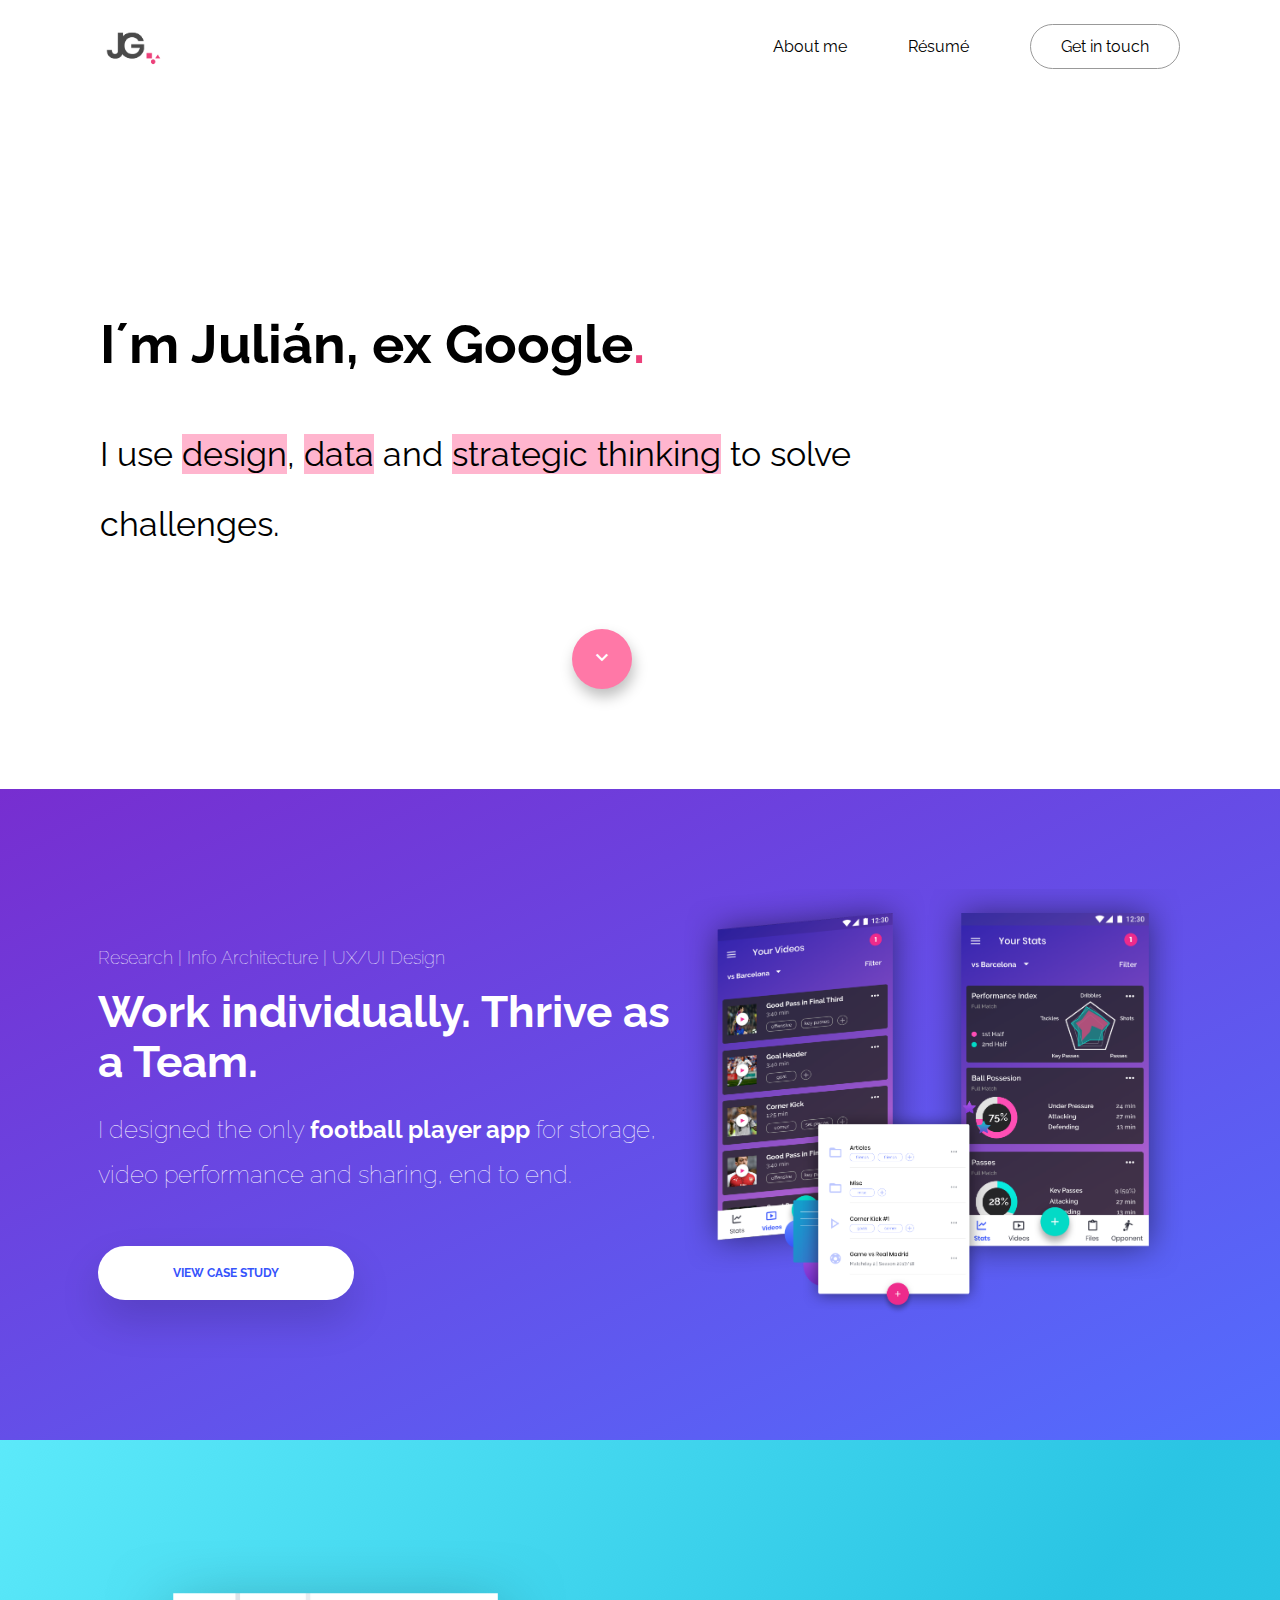
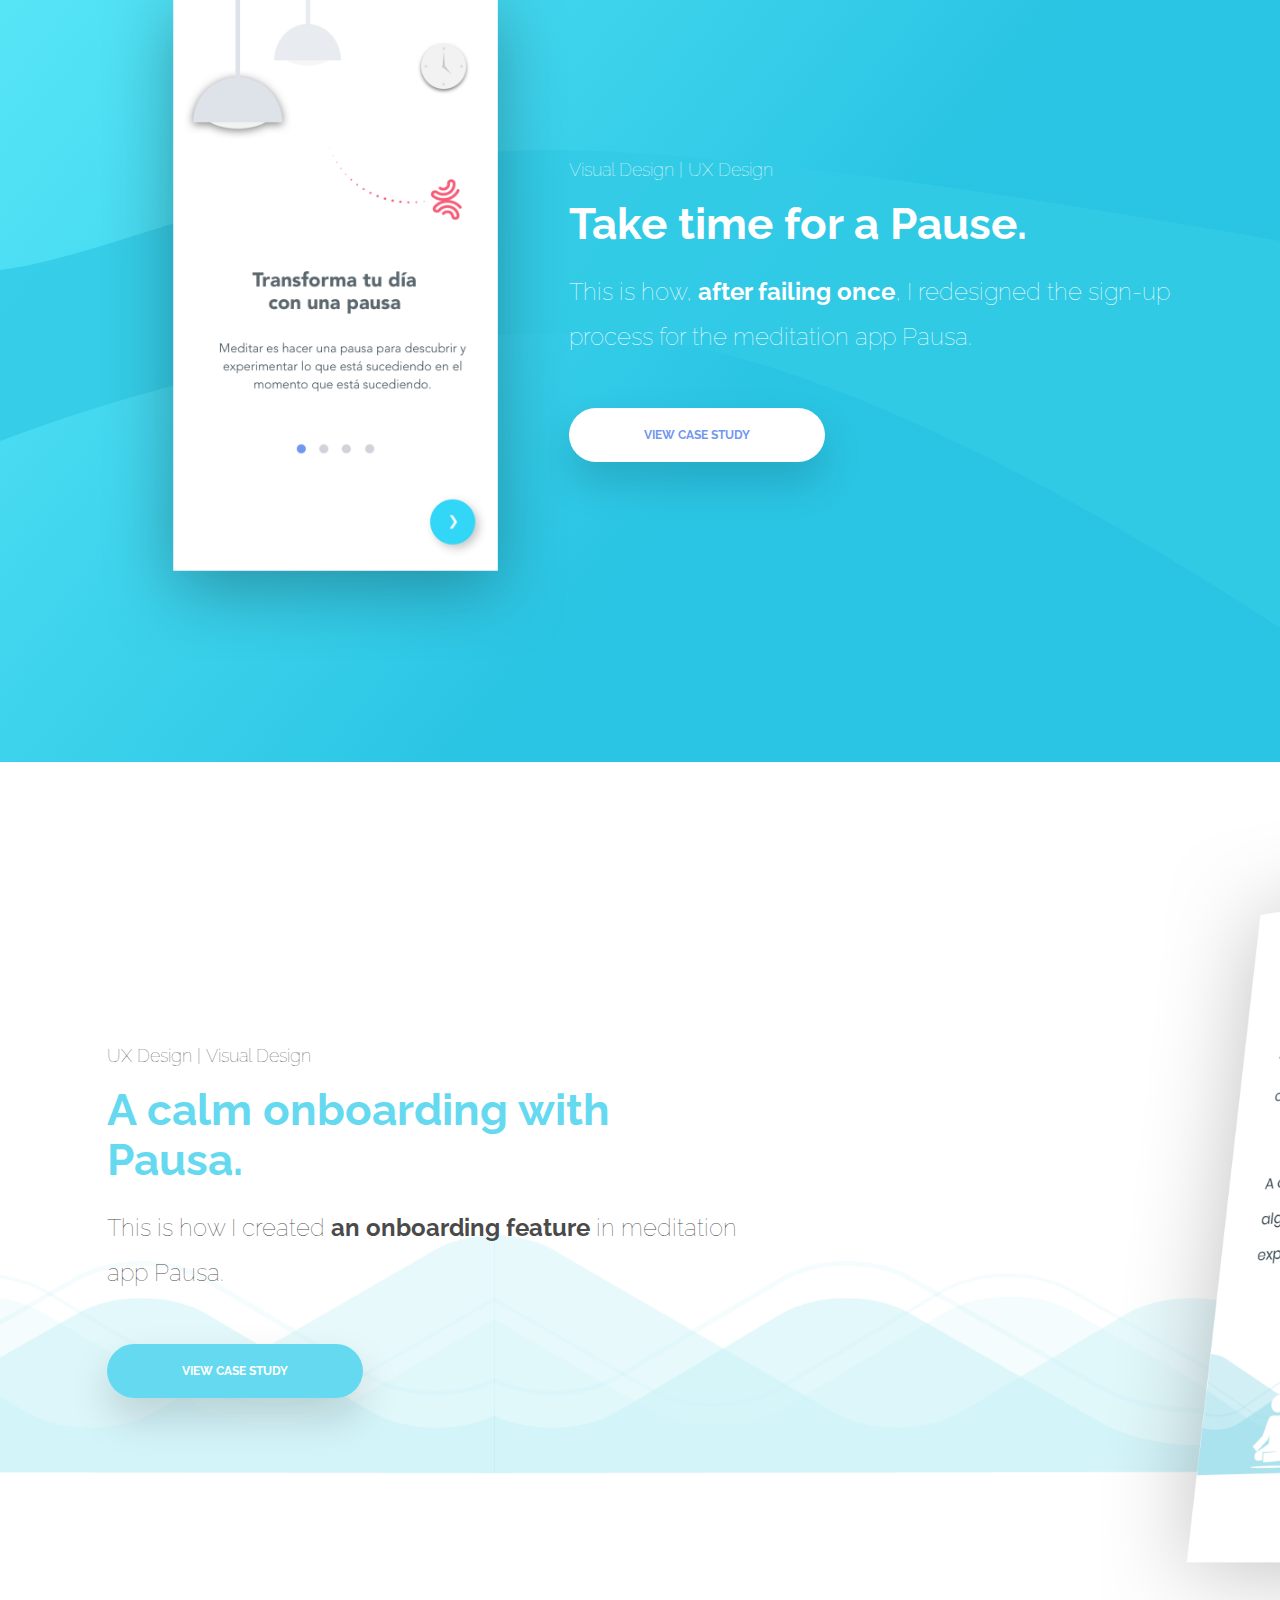
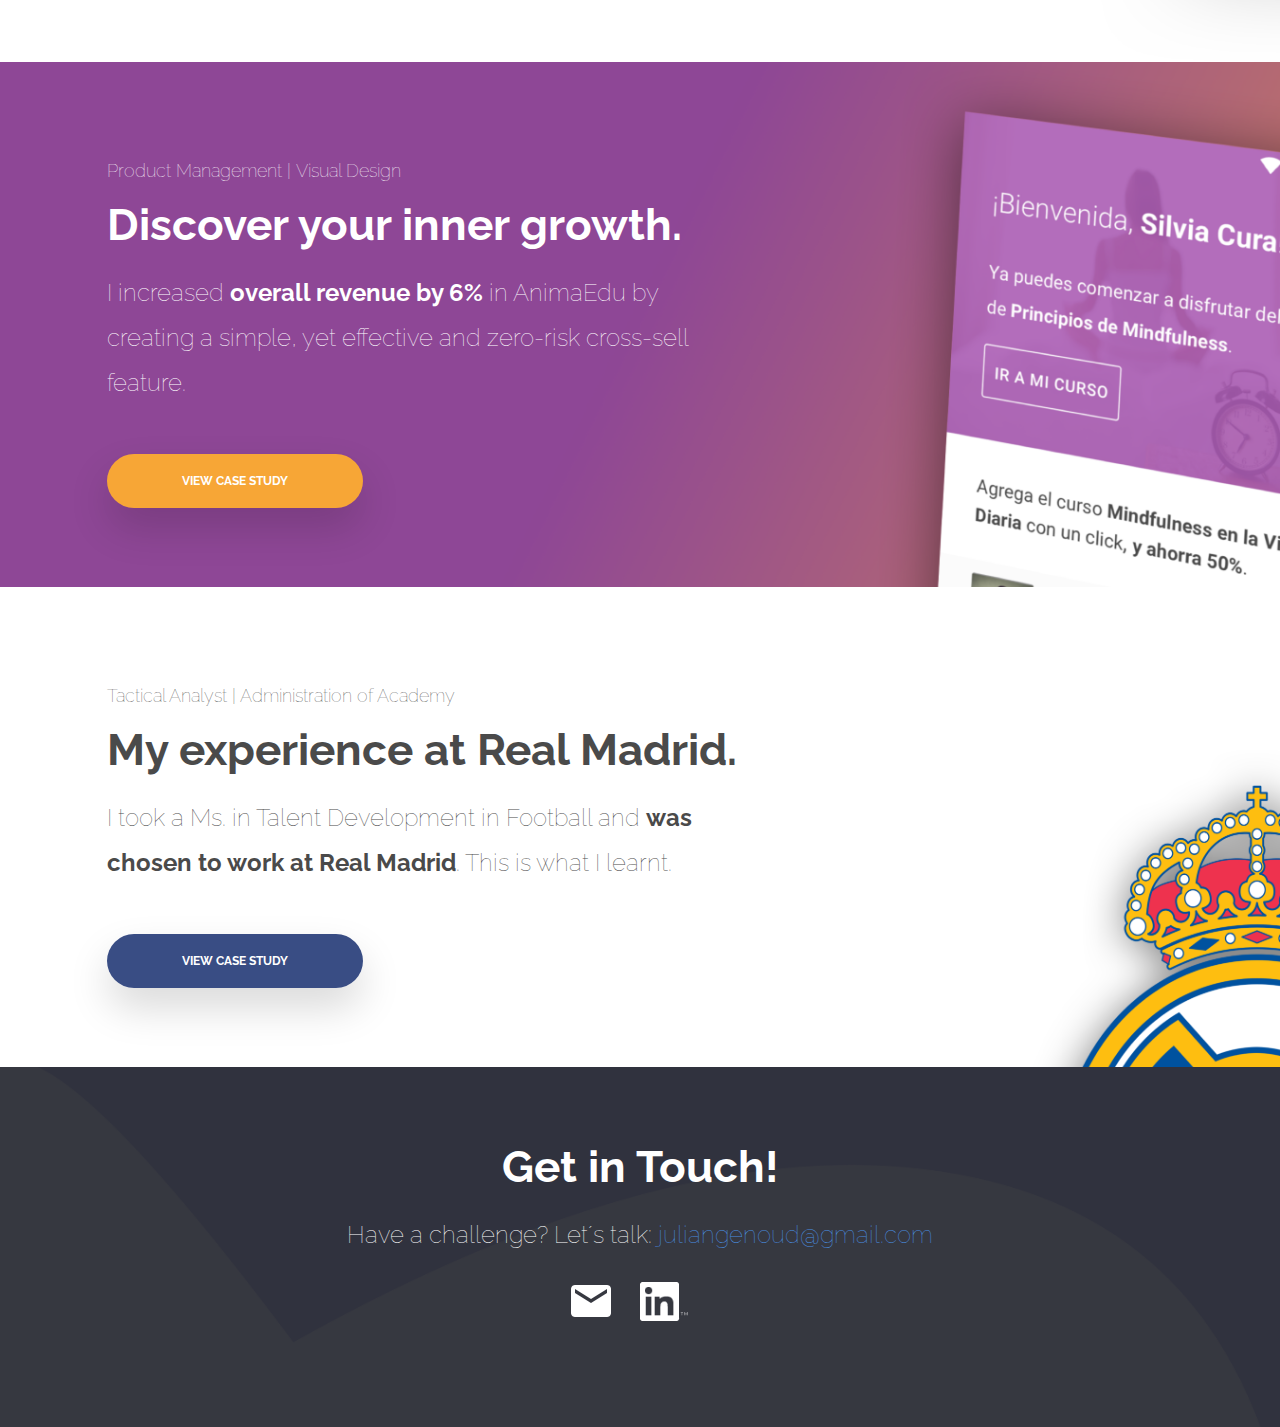
<file: index.html>
<!DOCTYPE html>
<html lang="en" dir="ltr">

    <head profile="http://www.w3.org/2005/10/profile">
        <!-- Global site tag (gtag.js) - Google Analytics -->
  <script async src="https://www.googletagmanager.com/gtag/js?id=UA-134057084-1"></script>
  <script>
    window.dataLayer = window.dataLayer || [];
    function gtag(){dataLayer.push(arguments);}
    gtag('js', new Date());

    gtag('config', 'UA-134057084-1');
  </script>

    <link rel="icon" type="image/png" href="img/favicon.png" />
    <meta name="viewport" content="width=device-width, initial-scale=1"> <!-- This is key to allowing Responsive Design occur online. -->
    <link rel="stylesheet" type="text/css" href="css/reset.css">
    <link rel="stylesheet" type="text/css" href="css/style.css">
    <link rel="stylesheet" type="text/css" href="css/flex.css">
    <link rel="stylesheet" type="text/css" href="css/flex_index.css">
    <link rel="stylesheet" type="text/css" href="css/hamburger.css">
    <link href="https://fonts.googleapis.com/icon?family=Material+Icons" rel="stylesheet">
    <style>

  </style>
    <link href="https://fonts.googleapis.com/css?family=Open+Sans|Roboto:300,400,500" rel="stylesheet">
    <link href="https://fonts.googleapis.com/css?family=Lato|Nunito+Sans|Poppins|Questrial|Raleway:200,300,400,500,600,700,800,900" rel="stylesheet">
    <link rel="stylesheet" href="https://cdnjs.cloudflare.com/ajax/libs/font-awesome/4.7.0/css/font-awesome.min.css">
    <link rel="shortcut icon" href="http://juliangenoud.com/img/favicon.png" />
    <meta charset="utf-8">
    <title>Julián Genoud</title>
    <script src="js/hamburger_menu.js"></script>
  </head>
  <body>

      <header>
        <!-- This is the desktop menu -->
        <ul class="flex-header">
          <li class="logo desktop"><img src="img/logo_8.png"></li>
          <li class="index_item desktop"><a href="about.html">About me</a></li>
          <li class="index_item desktop"><a href="cv/CV_JulianGenoud.pdf" target="_blank">Résumé</a></li>
          <li class="menu_cta desktop"><a href="mailto:juliangenoud@gmail.com">Get in touch</a></li>
        </ul>
        <!-- This is the mobile/tablet menu -->
        <div class="hamburger_menu mobile tablet" onclick="myHamb(this)">
          <div class="hamb_menu">
            <div class="bar1"></div>
            <div class="bar2"></div>
            <div class="bar3"></div>
          </div>
          <ul class="mobile_menu">
            <li class="logo_mobile"><a href="index.html"><img src="img/logo_8.png"></a></li>
            <li class="mobile_item"><a href="about.html">About me</a></li>
            <li class="mobile_item"><a href="cv/CV_JulianGenoud.pdf" target="_blank">Résumé</a></li>
            <li class="mobile_item"><a href="mailto:juliangenoud@gmail.com">Get in touch</a></li>
          <div class="mobile_dec"></div>
        </ul>
      </div>


      </header>
      <!-- This is index container is a wrapper of all the projects -->
      <section class="index_container">
      <section class="section_atf">
        <div class="fefi"><h1>I´m Julián, ex Google<span style="color:#EC407A;">.</span></h1></div>
        <h2 class="fafi">I use <span style="background-color: #FFB5CE;">design</span>, <span style="background-color: #FFB5CE;">data</span> and <span style="background-color: #FFB5CE;">strategic thinking</span> to solve challenges.</h2>
        <div class="circle">
        <div class="sw-icon">
              <i class="material-icons pink">
                keyboard_arrow_down
              </i>
              </div>
        </div>
      </section>
      <!-- Project 1. Contains two columns -->
      <section class="project_1">
      <div class="project_1_left">
          <span class="roles">Research | Info Architecture | UX/UI Design</span>
          <h1>Work individually. Thrive as a Team.</h1>
          <h2>I designed the only <span style="font-weight:bold">football player app</span> for storage, video performance and sharing, end to end.</h2>
          <img src="img/onetwo/onetwoapp.png" class="mobile_img">
          <div class="button"><a class="cta-button white" href="onetwo.html">VIEW CASE STUDY</a></div>
      </div>
      <div class="project_1_right">
          <img src="img/onetwoapp.png" class="desktop">
      </div>
      </section>
      <!-- Project 2. Contains two columns -->
      <section class="project_2">
      <section class="project_2_left">
          <img src="img/pausa.png" class="desktop">
      </section>
      <section class="project_2_right">
          <span class="roles">Visual Design | UX Design</span>
          <h1>Take time for a Pause.</h1>
          <h2>This is how, <span style="font-weight:bold">after failing once</span>, I redesigned the sign-up process for the meditation app Pausa.</h2>
          <img src="img/mari_mobile.png" class="mobile_img" style="max-width: 212px; margin-bottom: 3rem;">
          <div class="button"><a class="cta-button white text_blue" href="pausa_signup.html">VIEW CASE STUDY</a></div>
      </section>
      </section>
      <!-- Project 2 bis. It´s a last minute one -->
      <section class="project_2_bis">
      <section class="project_2_bis_left">
        <span class="roles dark">UX Design | Visual Design</span>
        <h1>A calm onboarding with Pausa.</h1>
        <h2>This is how I created <span style="font-weight:bold">an onboarding feature</span> in meditation app Pausa.</h2>
        <div class="button"><a class="cta-button light-blue" href="pausa_onboarding.html">VIEW CASE STUDY</a></div>
      </section>
      <section class="project_2_bis_right">

      </section>
      </section>
      <!-- Project 3. Contains two columns -->
      <section class="project_3">
      <section class="project_3_left">
          <span class="roles">Product Management | Visual Design</span>
          <h1>Discover your inner growth.</h1>
          <h2>I increased <span style="font-weight:bold">overall revenue by 6%</span> in AnimaEdu by creating a simple, yet effective and zero-risk cross-sell feature.</h2>
          <div class="button"><a class="cta-button orange" href="animaedu_upsell.html">VIEW CASE STUDY</a></div>
      </section>
      <section class="project_3_right">
      </section>
      </section>
      <!-- Project 4. Contains two columns -->
      <section class="project_4">
      <section class="project_4_left">
          <span class="roles dark">Tactical Analyst | Administration of Academy</span>
          <h1>My experience at Real Madrid.</h1>
          <h2>I took a Ms. in Talent Development in Football and <span style="font-weight:bold">was chosen to work at Real Madrid</span>. This is what I learnt.</h2>
          <div class="button"><a class="cta-button blue" href="realmadrid.html">VIEW CASE STUDY</a></div>
      </section>
      <div class="project_4_right">
      </div>
      </section>
      <!-- Here starts the footer -->
      <section class="footer">
        <h1>Get in Touch!</h1>
        <h2>Have a challenge? Let´s talk: <a href="mailto:juliangenoud@gmail.com">juliangenoud@gmail.com</a></h2>
        <ul class="contact">
          <li><a href="mailto:juliangenoud@gmail.com"><img src="img/baseline_email_white_48dp.png" class="size"></a></li>
          <li><a href="https://www.linkedin.com/in/juliangenoud/" target="_blank"><img src="img/In-White-48px-TM.png" class="size"></a></li>
        </ul>
      </section>
    </section>
  </body>
</html>
</file>
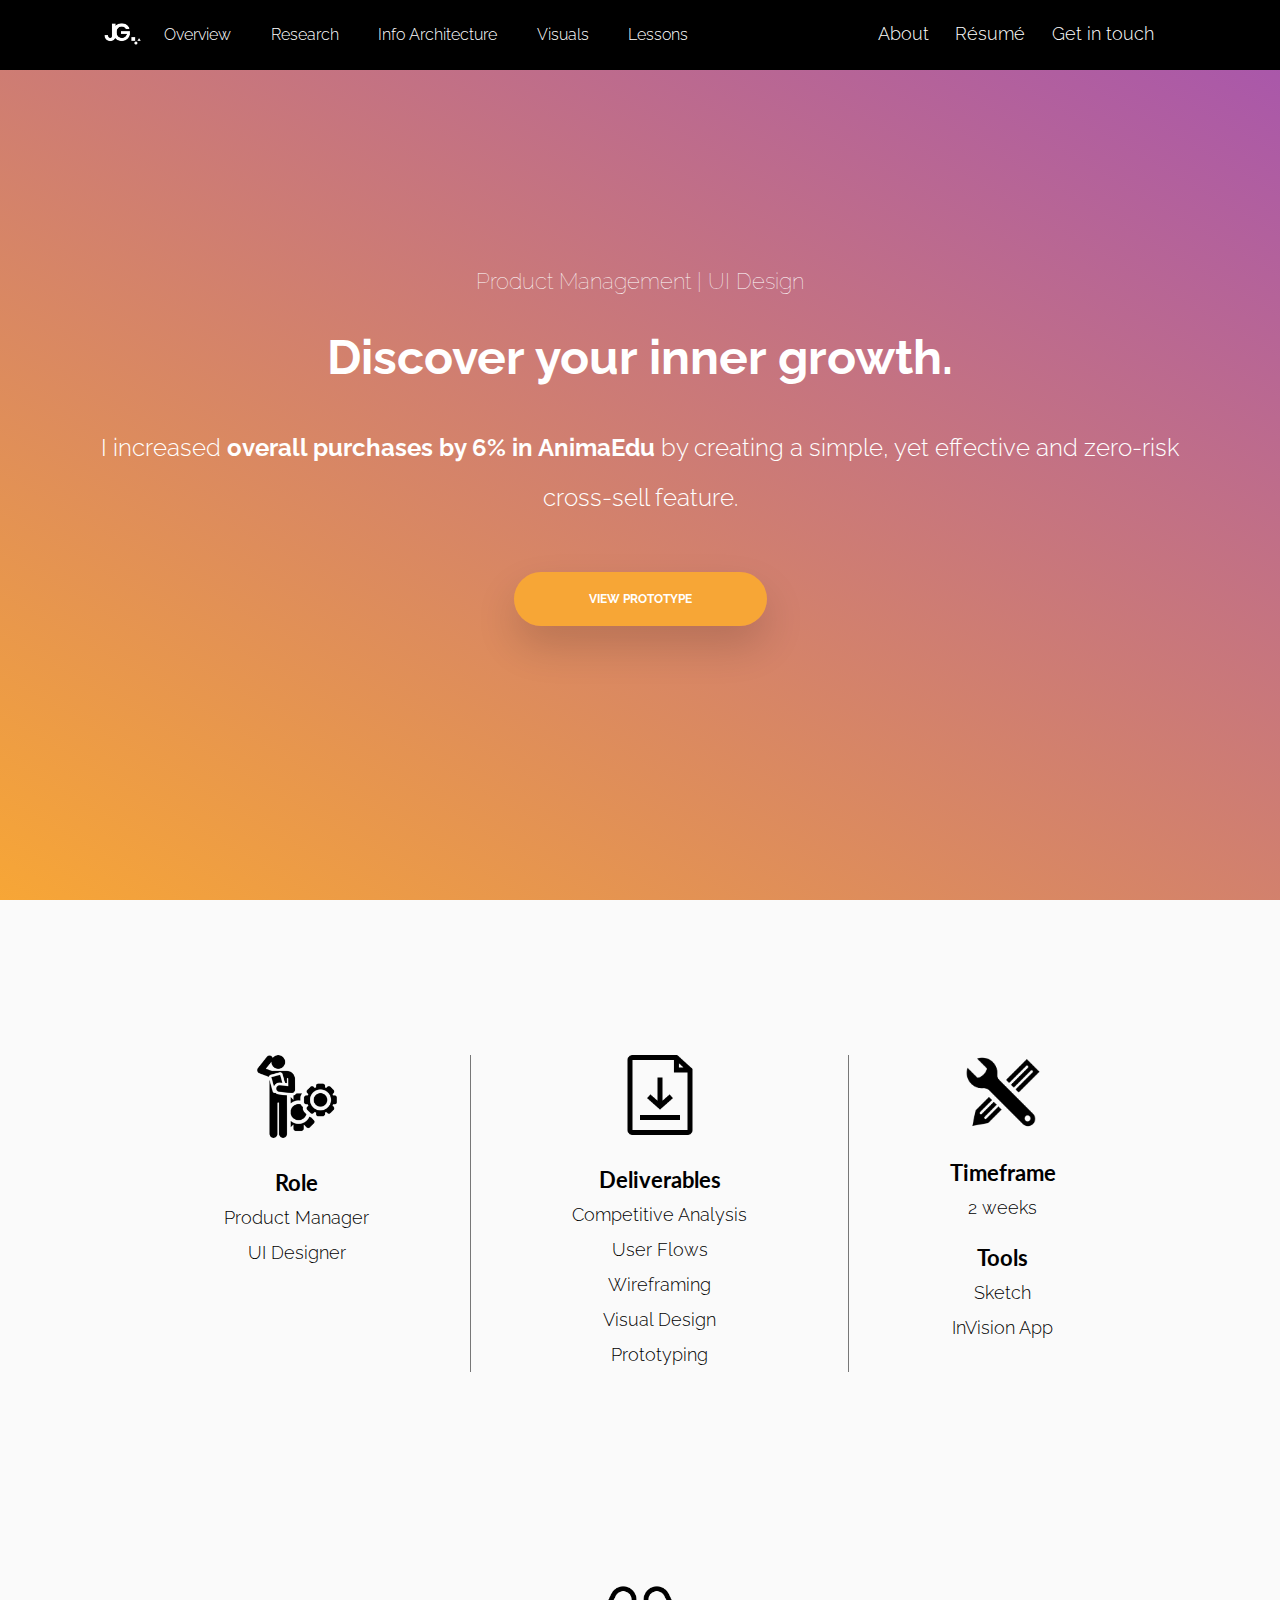
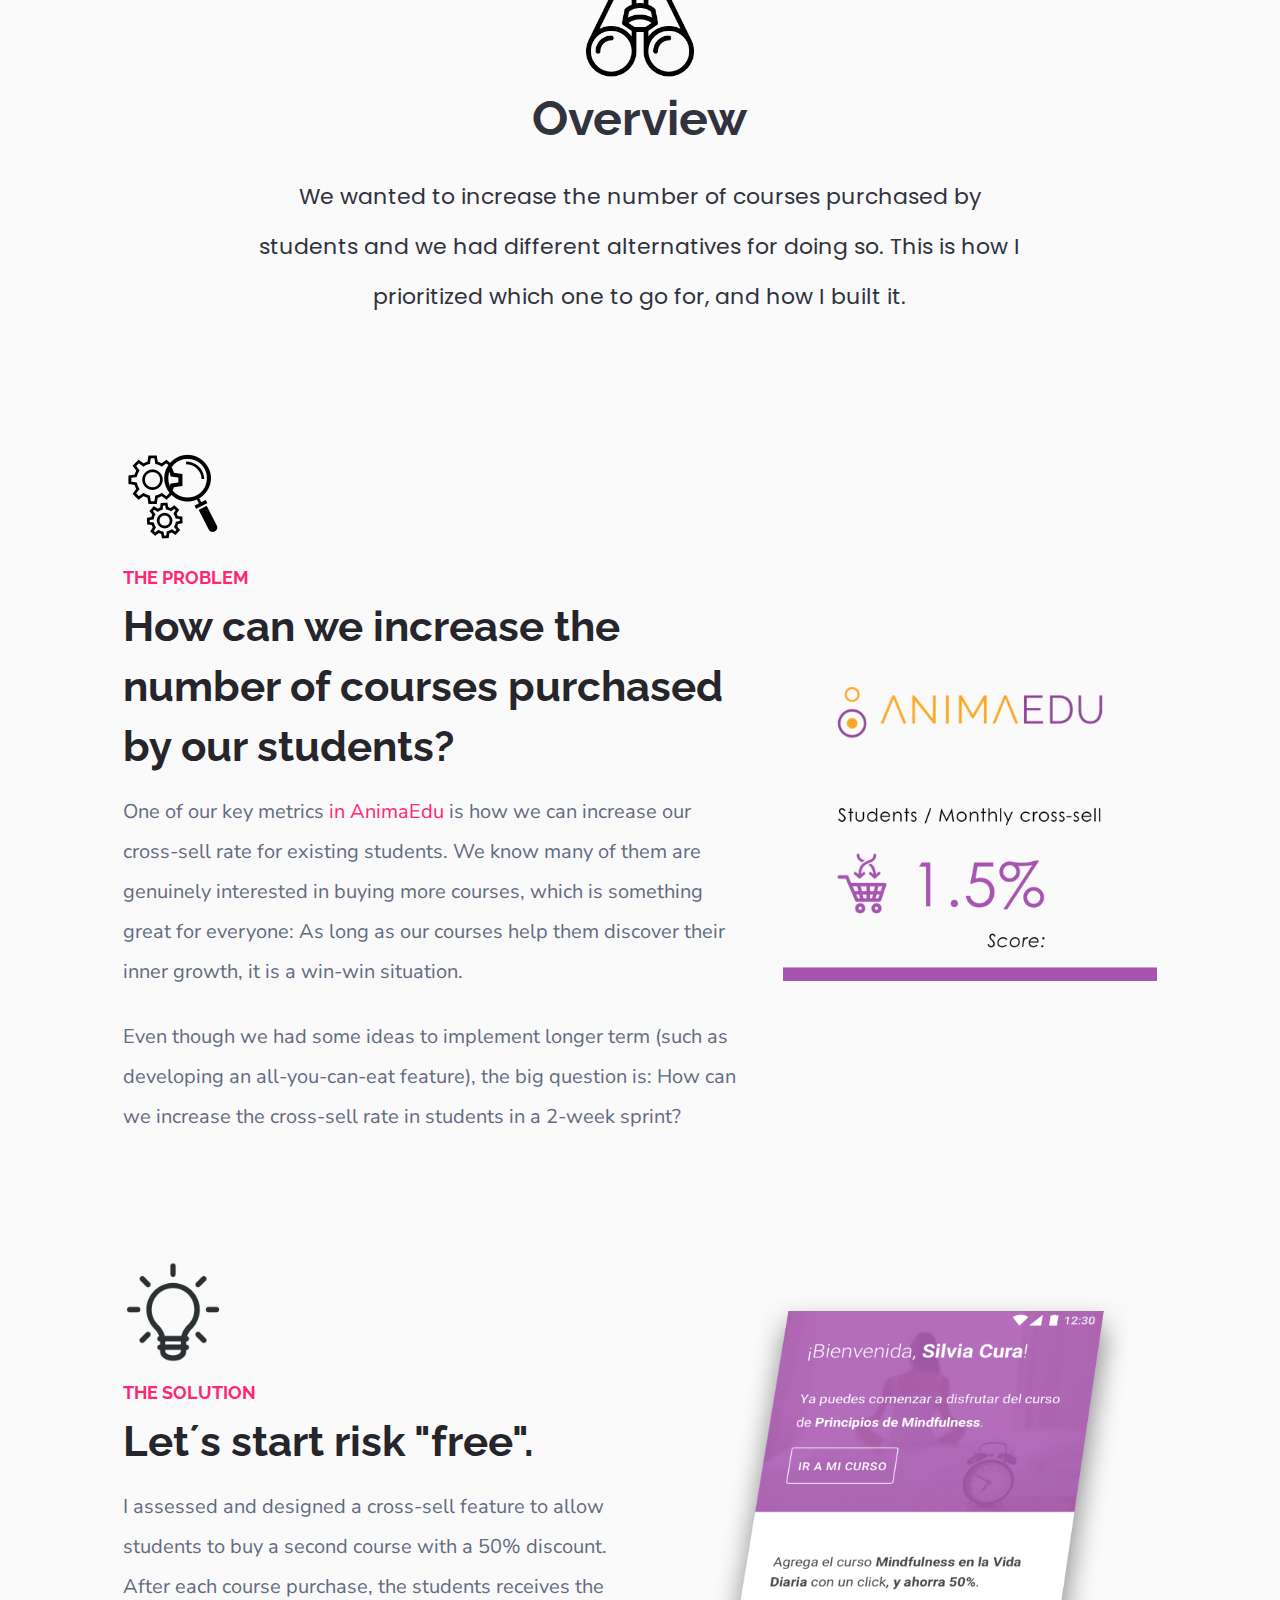
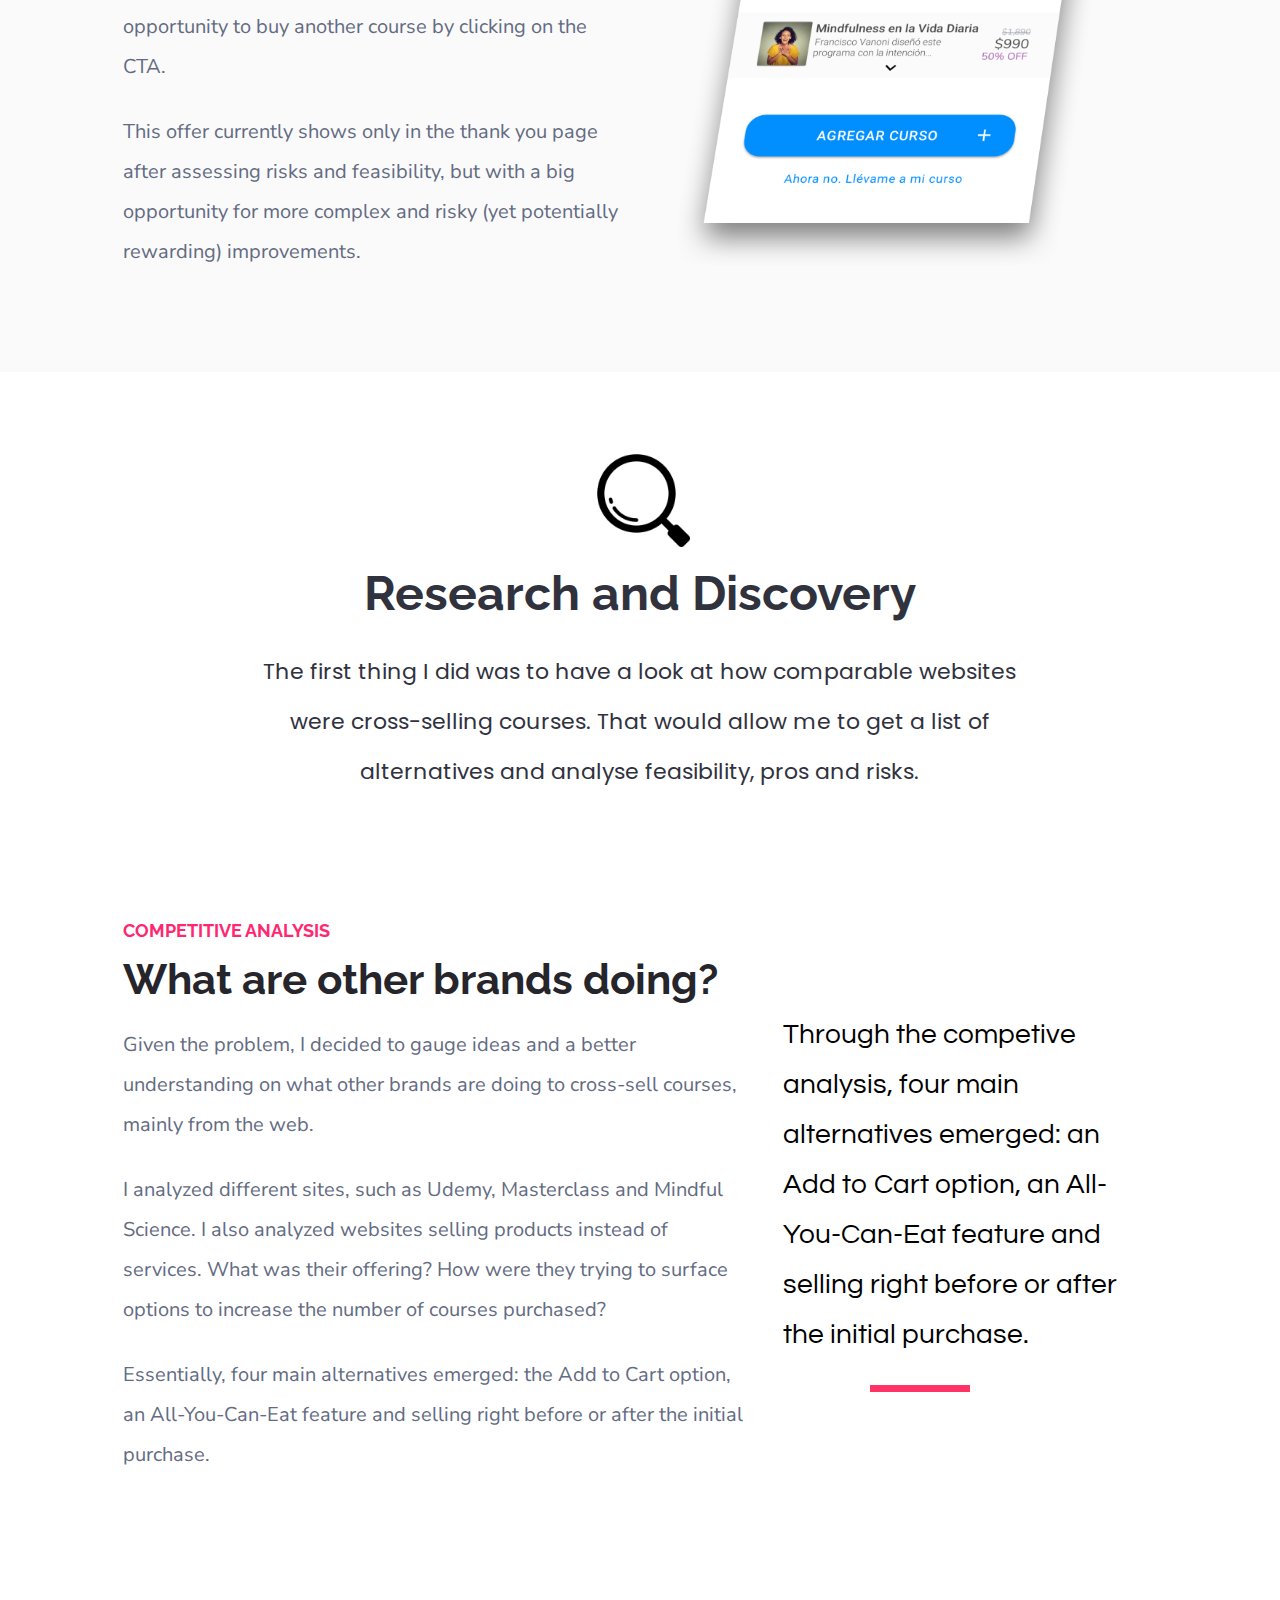
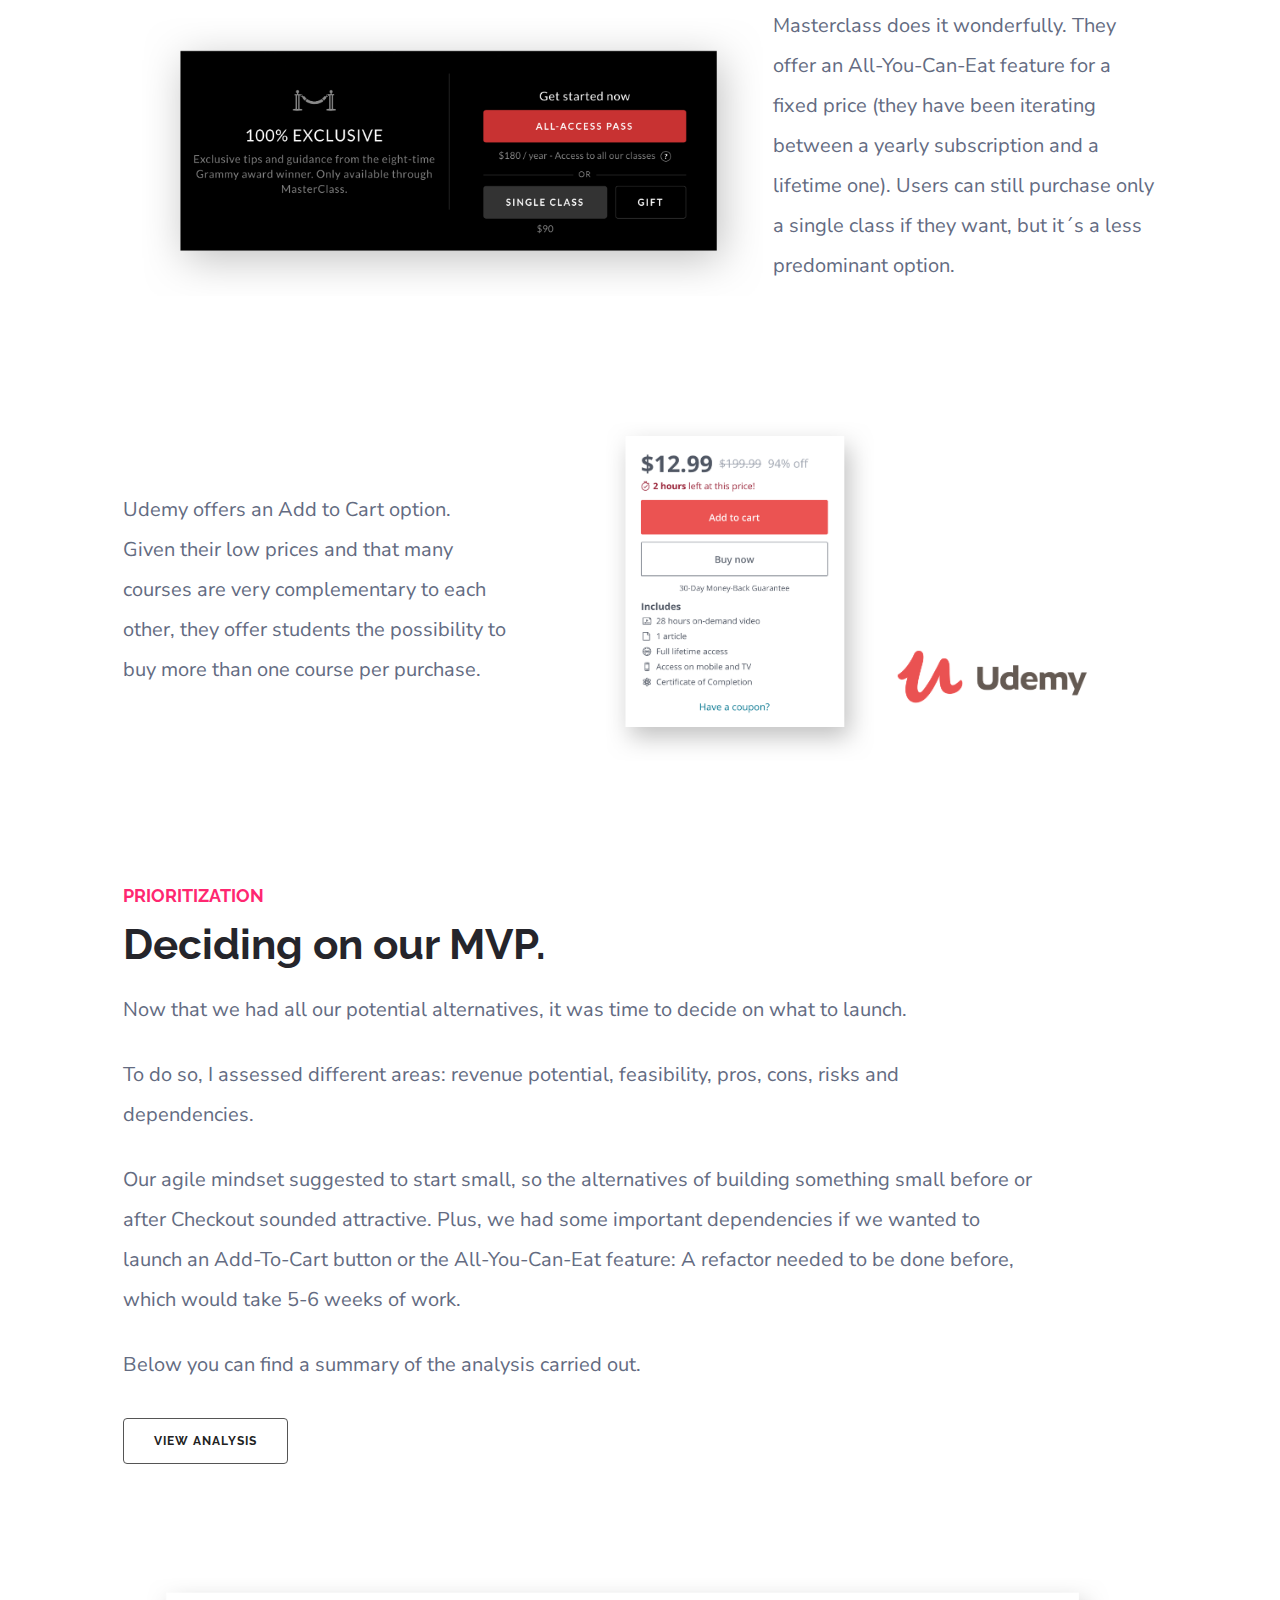
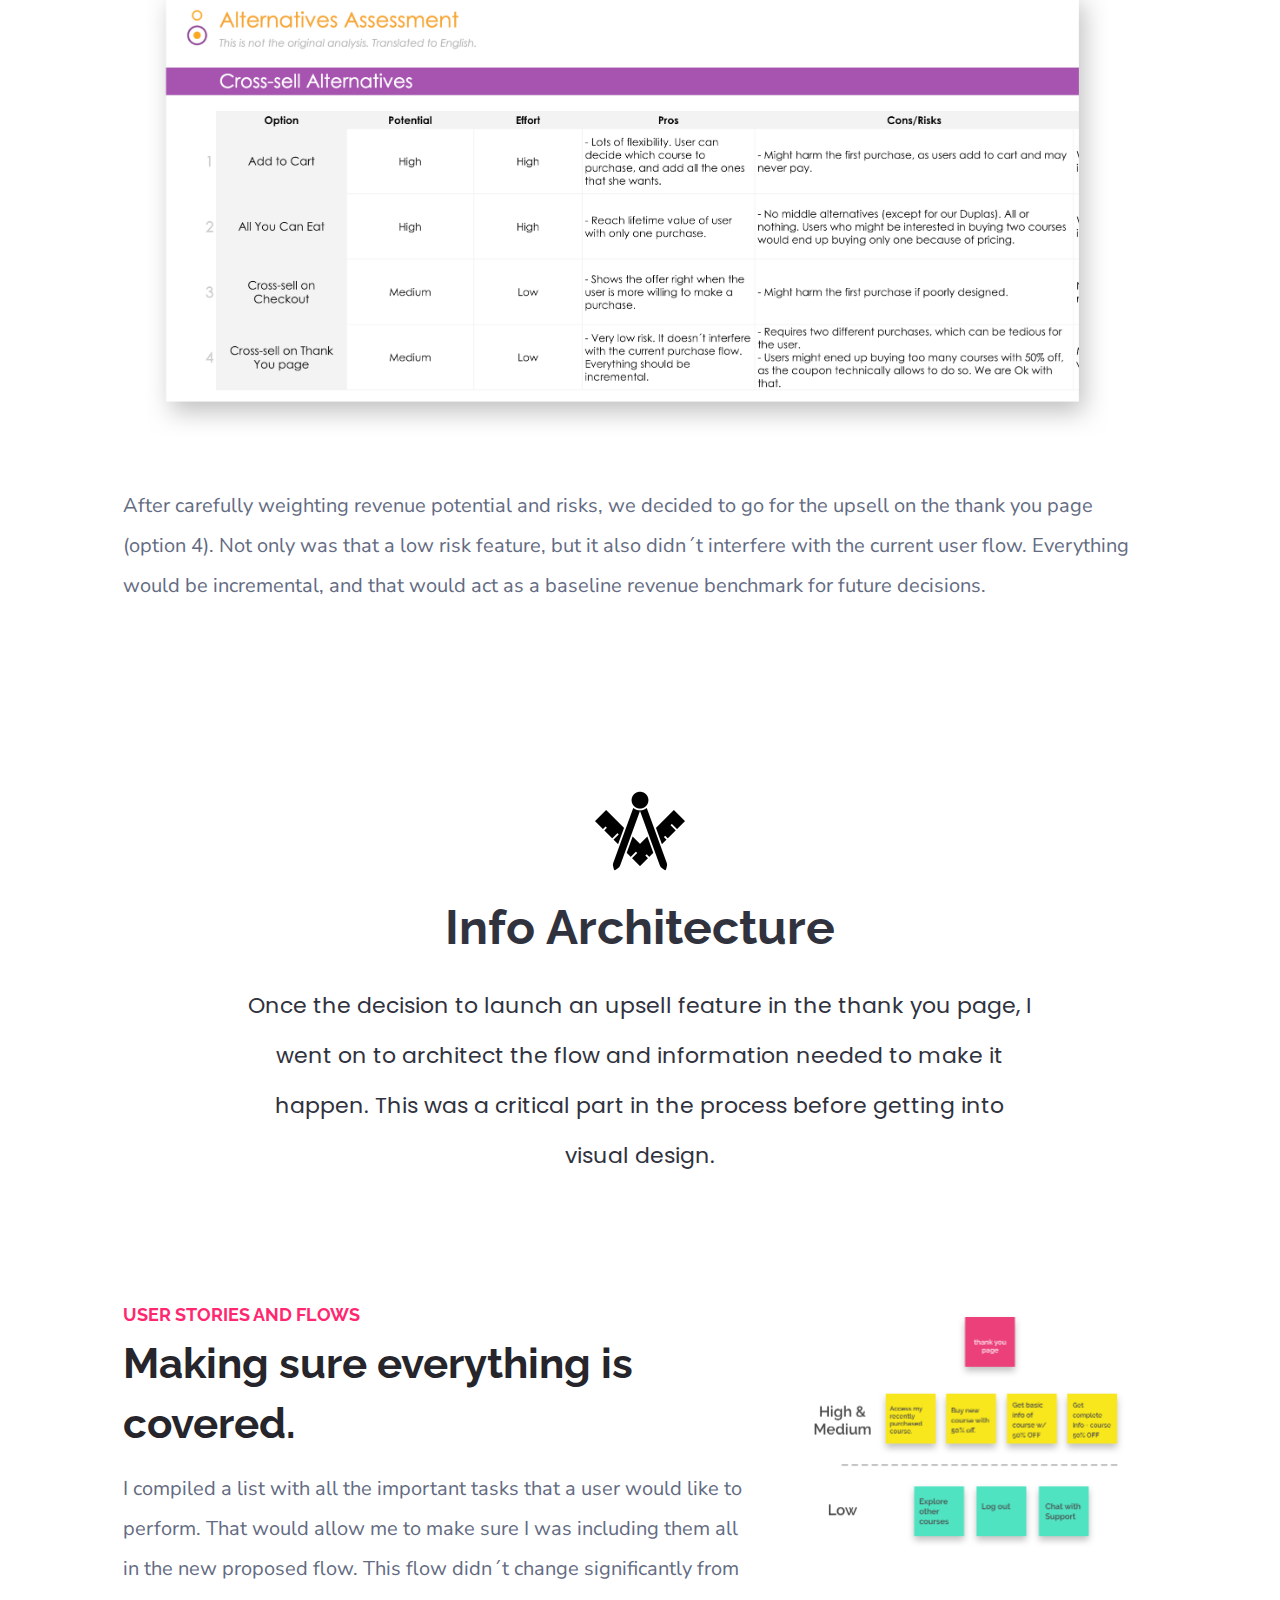
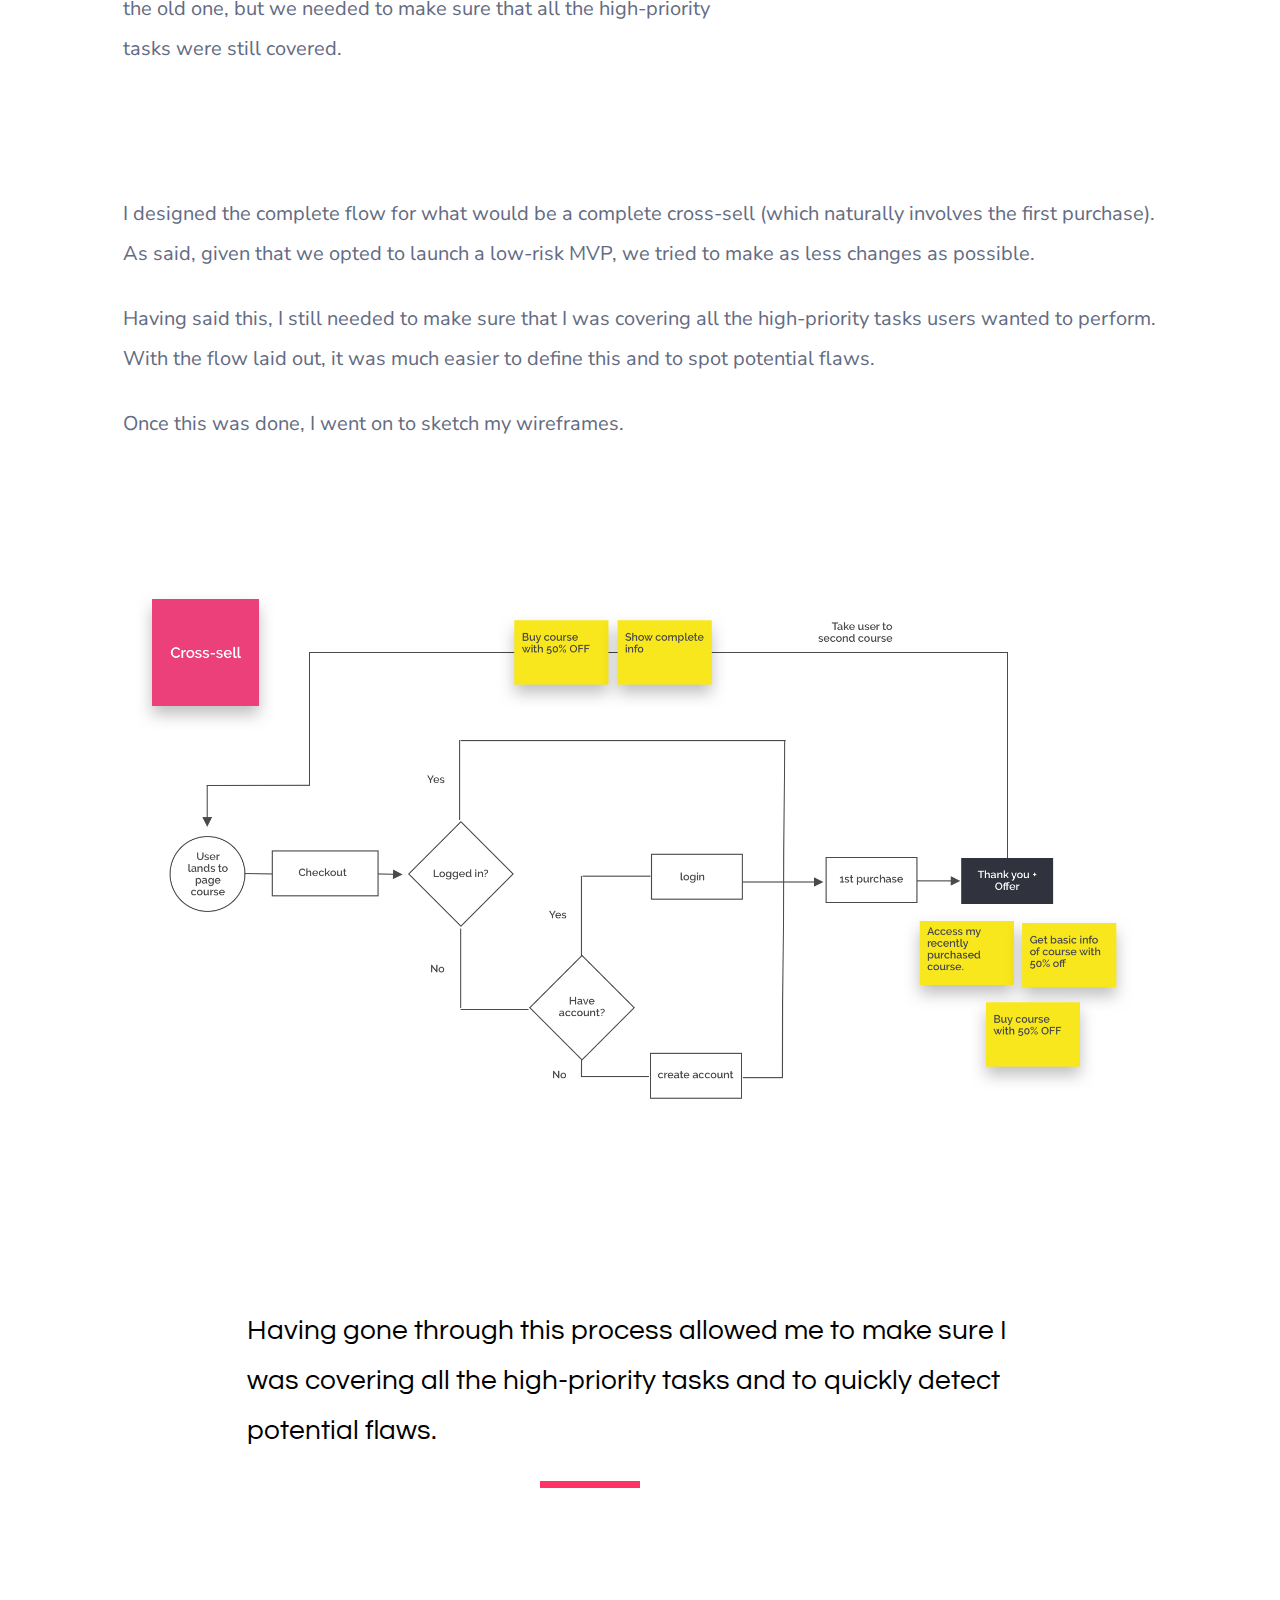
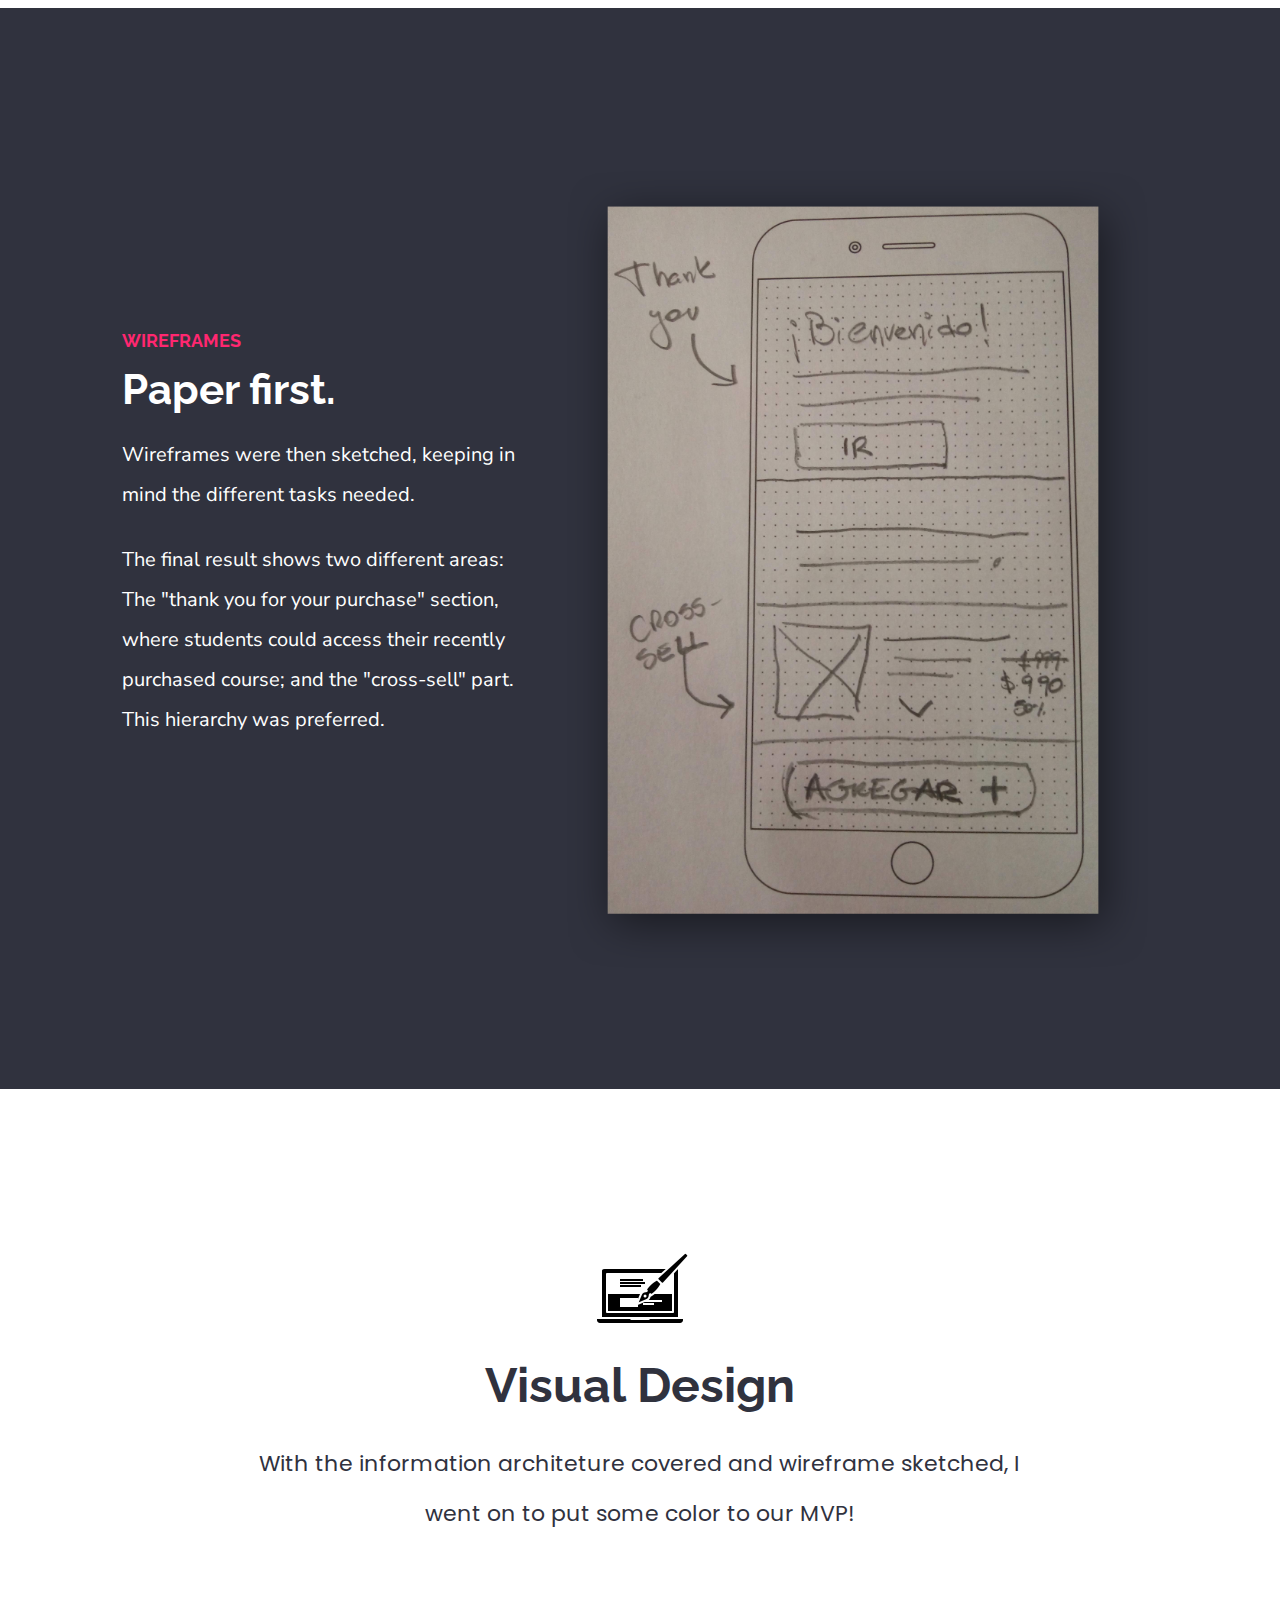
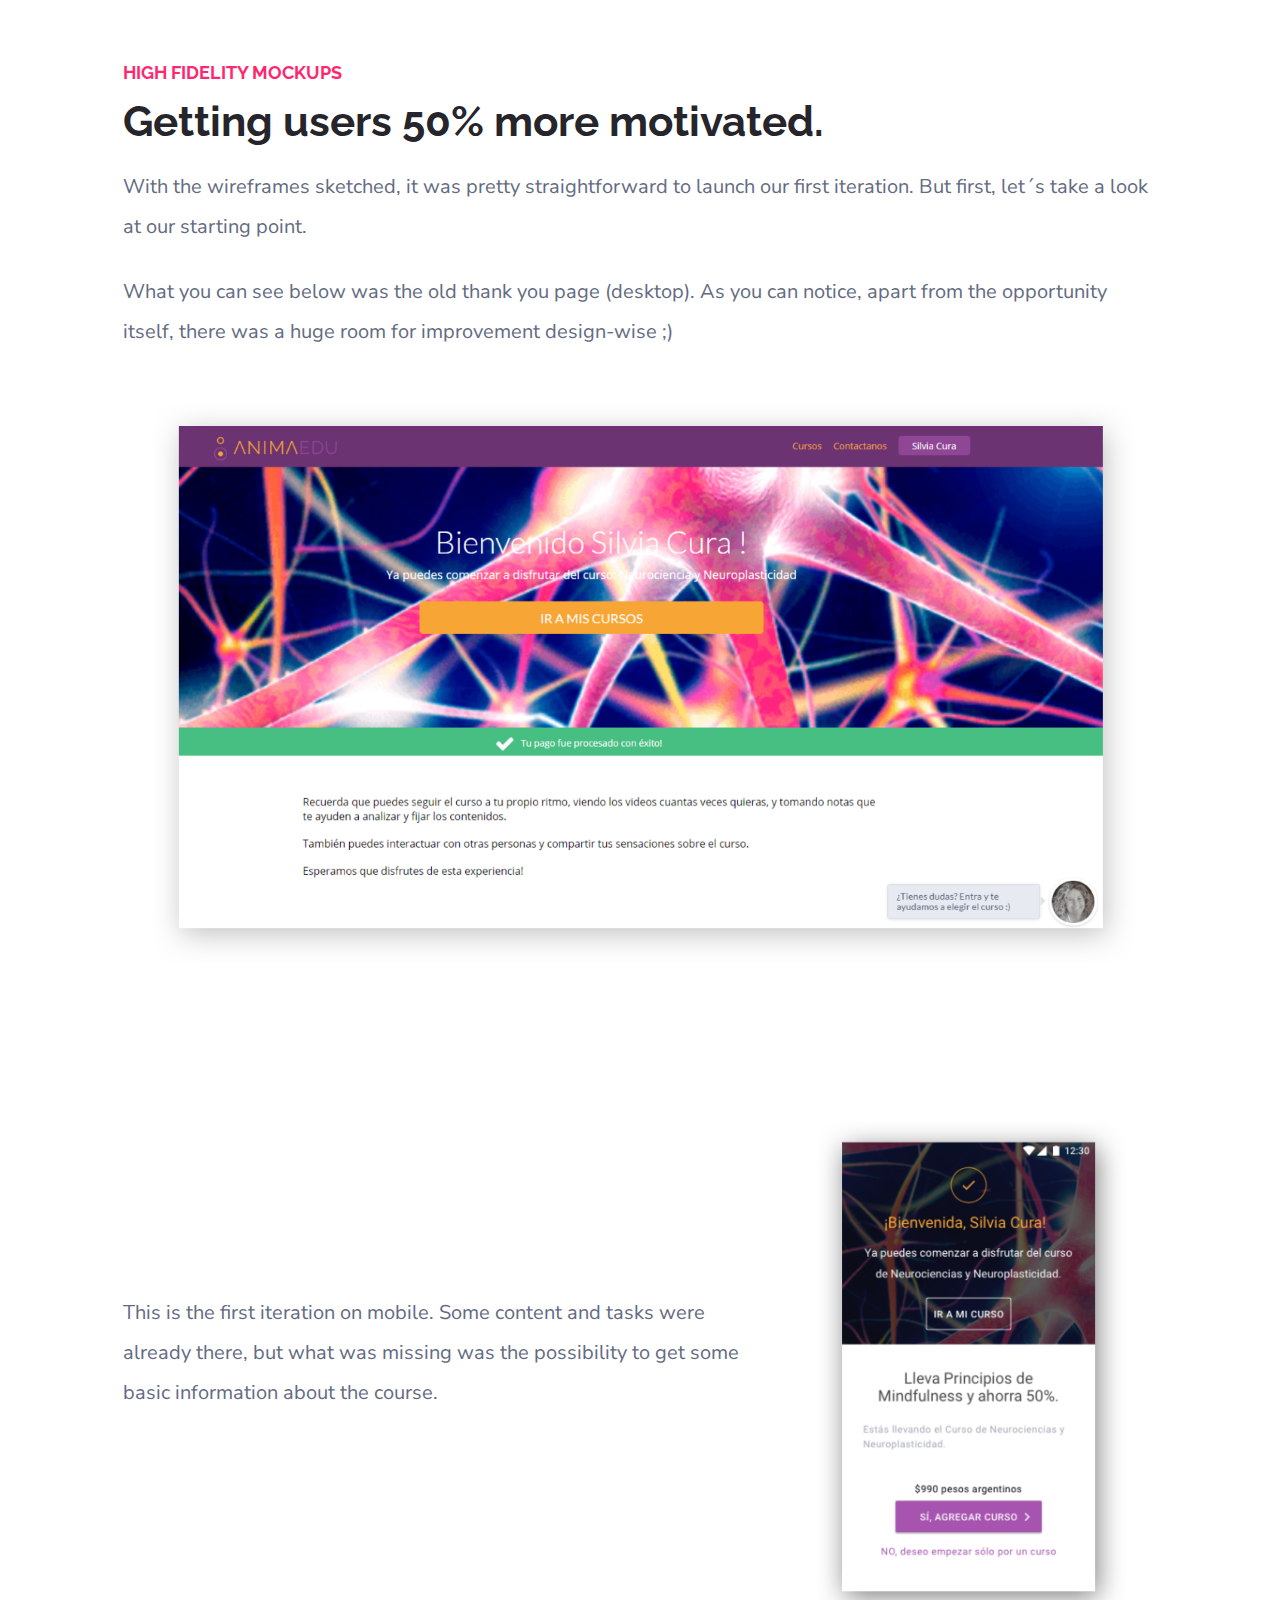
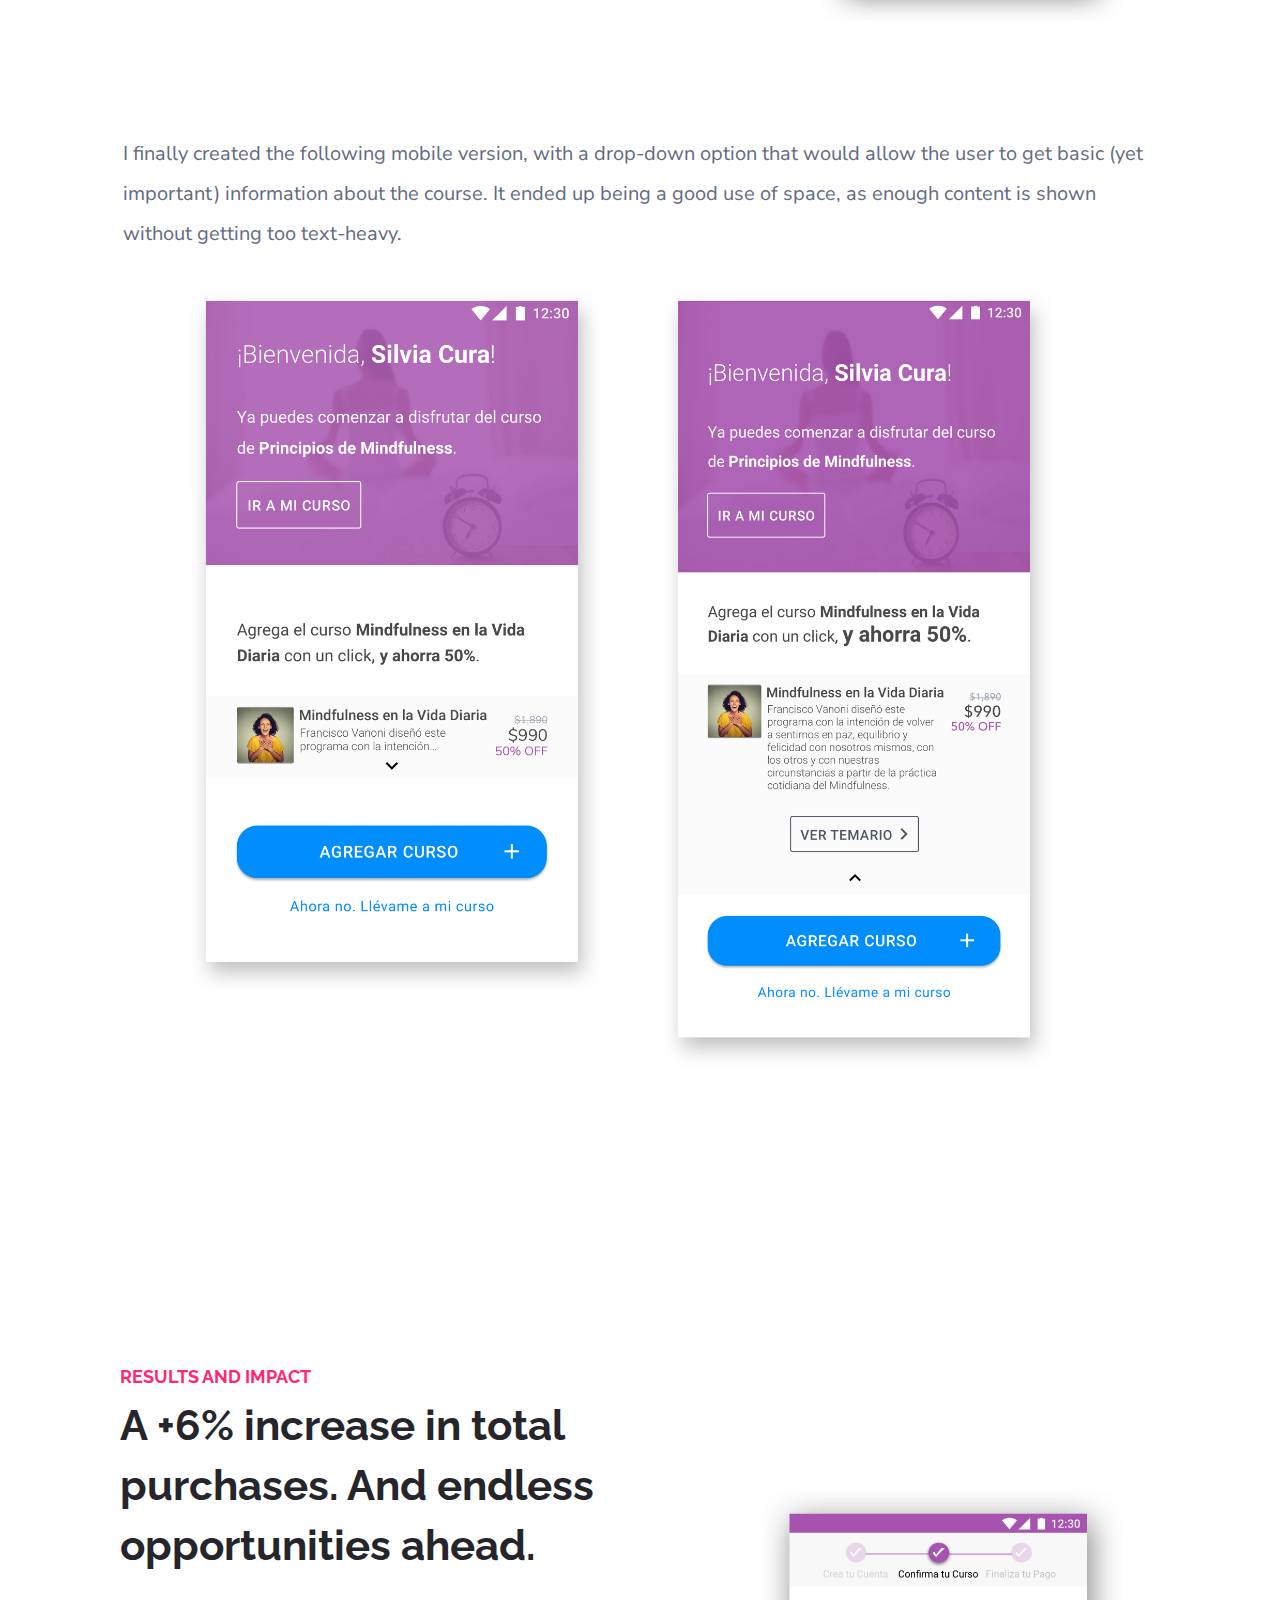
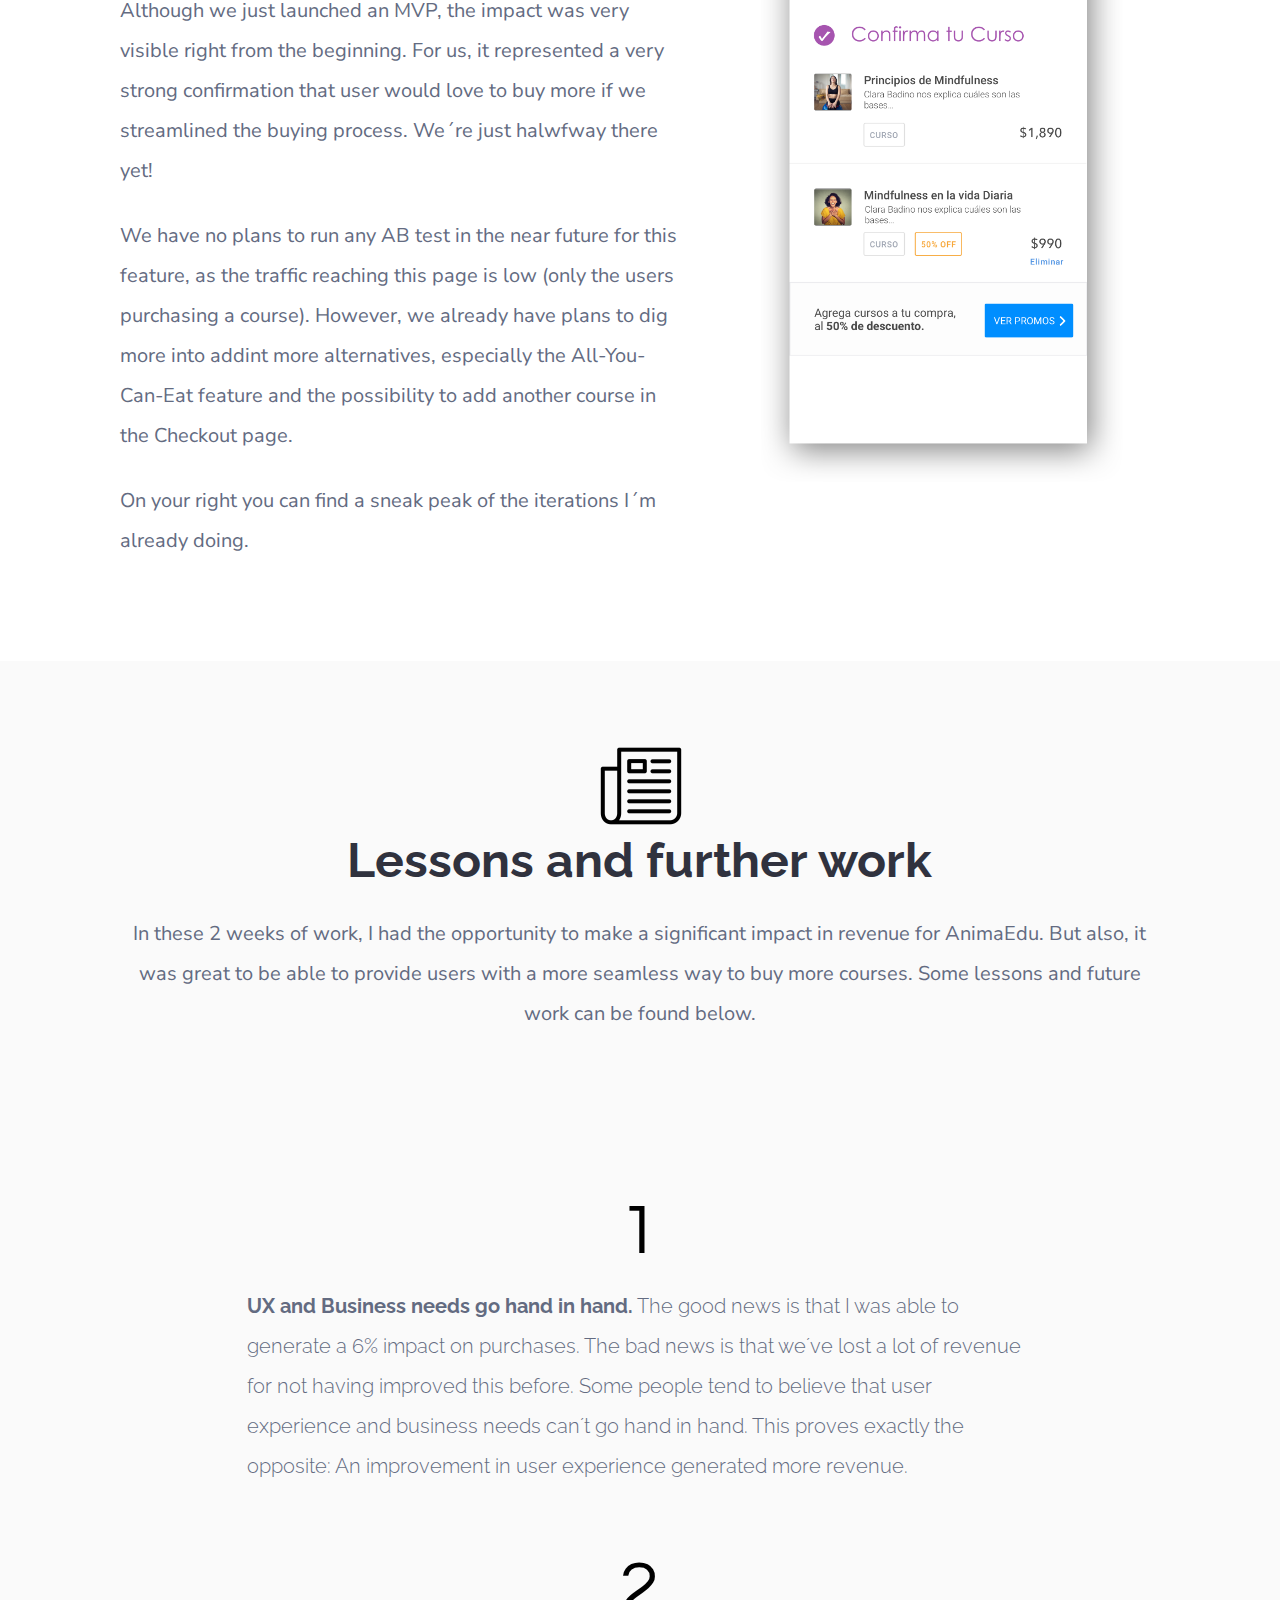
<file: animaedu_upsell.html>
<!DOCTYPE html>
<html lang="en" dir="ltr">
    <head profile="http://www.w3.org/2005/10/profile">
      <!-- Global site tag (gtag.js) - Google Analytics -->
      <script async src="https://www.googletagmanager.com/gtag/js?id=UA-134057084-1"></script>
      <script>
      window.dataLayer = window.dataLayer || [];
      function gtag(){dataLayer.push(arguments);}
      gtag('js', new Date());

      gtag('config', 'UA-134057084-1');
      </script>
    <meta name="viewport" content="width=device-width, initial-scale=1"> <!-- This is key to allowing Responsive Design occur online. -->
    <link rel="icon" type="image/png" href="img/favicon.png" />
    <link rel="stylesheet" type="text/css" href="css/reset.css">
    <link rel="stylesheet" type="text/css" href="css/flex.css">
    <link rel="stylesheet" type="text/css" href="css/hamburger.css">
    <link rel="stylesheet" type="text/css" href="css/post_main.css">
    <link rel="stylesheet" type="text/css" href="css/post_mobile.css">
    <link rel="stylesheet" type="text/css" href="css/animaedu_upsell_add.css">


    <style>


    </style>
    <link href="https://fonts.googleapis.com/css?family=Open+Sans|Roboto:300,400,500" rel="stylesheet">
    <link href="https://fonts.googleapis.com/css?family=Lato|Nunito+Sans|Poppins|Questrial|Raleway:200,300,400,500,600,700,800,900" rel="stylesheet">
    <link rel="stylesheet" href="https://cdnjs.cloudflare.com/ajax/libs/font-awesome/4.7.0/css/font-awesome.min.css">
    <link rel="shortcut icon" href="http://juliangenoud.com/img/favicon.png" />
    <meta charset="utf-8">
    <title>Julián Genoud</title>
    <script src="js/hamburger_menu.js"></script>
  </head>
  <body>
    <header>
      <!-- This is the desktop menu -->
      <ul class="flex-container">
      <li class="logo desktop">
      <a href="index.html"><img src="img/logo_bw.png" style="height: 5rem; padding-top: 1.5rem; margin-right: 2rem;"></a>
       </li>
        <li class="menu_item desktop"><a href="#overview">Overview</a></li>
        <li class="menu_item desktop"><a href="#research">Research</a></li>
        <li class="menu_item desktop"><a href="#architecture">Info Architecture</a></li>
        <li class="menu_item desktop"><a href="#visuals">Visuals</a></li>
        <li class="menu_item push desktop"><a href="#lessons">Lessons</a></li>
        <li class="menu_item1 desktop"><a href="about.html">About</a></li>
        <li class="menu_item1 desktop"><a href="cv/CV_JulianGenoud.pdf" target="_blank">Résumé</a></li>
        <li class="menu_item1 desktop"><a href="mailto:juliangenoud@gmail.com">Get in touch</a></li>
        </ul>

        <!-- This is the mobile/tablet menu -->
        <div class="hamburger_menu mobile tablet" onclick="myHamb(this)">
          <div class="hamb_menu">
            <div class="bar1"></div>
            <div class="bar2"></div>
            <div class="bar3"></div>
          </div>
        <ul class="mobile_menu">
            <li class="logo_mobile"><a href="index.html"><img src="img/logo_8.png"></a></li>
            <li class="mobile_item"><a href="index.html">Home</a></li>
            <li class="mobile_item"><a href="about.html">About me</a></li>
            <li class="mobile_item"><a href="cv/CV_JulianGenoud.pdf" target="_blank">Résumé</a></li>
            <li class="mobile_item"><a href="mailto:juliangenoud@gmail.com">Get in touch</a></li>
          <div class="mobile_dec"></div>
        </ul>
      </div>
    </header>

    <!-- This is the hero section -->
    <section class="container">
      <section class="hero">
        <span class="roles">Product Management | UI Design</span>
        <h1>Discover your inner growth.</h1>
        <h2>I increased <span style="font-weight: bold;">overall purchases by 6% in AnimaEdu</span> by creating a simple, yet effective and zero-risk cross-sell feature.</h2>
        <div class="button"><a class="cta-button orange" href="https://invis.io/24NVJATJUZA#/318064025_Upsell_V2" target="_blank">VIEW PROTOTYPE</a></div>
      </section>

      <!-- This is the Overview. It contains a short summary of the roles, the problem to solve and the solution -->
      <section class="overview" id="overview">
        <div class="role">
          <div class="nut_list">
            <img src="img/problem.png" style="width: 8rem; margin-bottom: 2.5rem;">
            <ul>
              <li class="nut_title">Role<li>
              <li class="nut_desc">Product Manager<li>
              <li class="nut_desc">UI Designer<li>
            </ul>
          </div>
          <div class="nut_list list_center">
            <img src="img/deliverables_icon.png" style="width: 8rem; margin-bottom: 2.5rem;">
            <ul>
              <li class="nut_title">Deliverables<li>
              <li class="nut_desc">Competitive Analysis<li>
              <li class="nut_desc">User Flows<li>
              <li class="nut_desc">Wireframing<li>
              <li class="nut_desc">Visual Design<li>
              <li class="nut_desc">Prototyping<li>
            </ul>
          </div>
          <div class="nut_list">
            <img src="img/tools_icon.png" style="width: 8rem; margin-bottom: 2.5rem;">
            <ul>
              <li class="nut_title">Timeframe<li>
              <li class="nut_desc">2 weeks<li>
              <li class="nut_title" style="margin-top: 1.5rem;">Tools<li>
              <li class="nut_desc">Sketch<li>
              <li class="nut_desc">InVision App<li>
            </ul>
          </div>
          </div>
        <div class="overview_intro">
        <img src="img/overview.png">
        <h1>Overview</h1>
        <p class="intro">We wanted to increase the number of courses purchased by students and we had different alternatives for doing so. This is how I prioritized which one to go for, and how I built it.</p>
      </div>
      <div class="problem_info">
          <img src="img/problem_icon1.png" style="width: 100px; margin-bottom: 20px;">
          <h3>THE PROBLEM</h3>
          <h2>How can we increase the number of courses purchased by our students?</h2>
          <p>One of our key metrics <a href="animaedu.com">in AnimaEdu</a> is how we can increase our cross-sell rate for existing students. We know many of them are genuinely interested in buying more courses, which is something great for everyone: As long as our courses help them discover their inner growth, it is a win-win situation.</p>
          <p>Even though we had some ideas to implement longer term (such as developing an all-you-can-eat feature), the big question is: How can we increase the cross-sell rate in students in a 2-week sprint?</p>
      </div>
      <div class="img_problem">
          <img src="img/animaedu/kpi_target.png">
      </div>

      <div class="solution_info">
          <img src="img/solution_icon.png" style="width: 100px; margin-bottom: 20px;">
          <h3>THE SOLUTION</h3>
          <h2>Let´s start risk "free".</h2>
          <p>I assessed and designed a cross-sell feature to allow students to buy a second course with a 50% discount. After each course purchase, the students receives the opportunity to buy another course by clicking on the CTA.</p>
          <p>This offer currently shows only in the thank you page after assessing risks and feasibility, but with a big opportunity for more complex and risky (yet potentially rewarding) improvements.</p>
      </div>
      <div class="img_solution">
          <img src="img/animaedu/animaedu_solution.png" class="img_solution">
      </div>
      </section>

      <!-- This is the Research section -->
      <section class="research" id="research">
        <div class="research_intro">
            <img src="img/research_icon.png" style="width: 100px; margin-bottom: 20px;">
            <h1>Research and Discovery</h1>
            <p class="intro">The first thing I did was to have a look at how comparable websites were cross-selling courses. That would allow me to get a list of alternatives and analyse feasibility, pros and risks.</p>
        </div>

        <!-- Competitive analysis -->
        <div class="competitive_desc">
            <h3>COMPETITIVE ANALYSIS</h3>
            <h2>What are other brands doing?</h2>
            <p>Given the problem, I decided to gauge ideas and a better understanding on what other brands are doing to cross-sell courses, mainly from the web.</p>
            <p>I analyzed different sites, such as Udemy, Masterclass and Mindful Science. I also analyzed websites selling products instead of services. What was their offering? How were they trying to surface options to increase the number of courses purchased?</p>
            <p>Essentially, four main alternatives emerged: the Add to Cart option, an All-You-Can-Eat feature and selling right before or after the initial purchase.</p>
        </div>
        <div class="competitive_block">
          <div>
            <p class="blockquote">Through the competive analysis, four main alternatives emerged: an Add to Cart option, an All-You-Can-Eat feature and selling right before or after the initial purchase.</p>
            <div class="blockquote_line center"></div>
          </div>
        </div>

        <div class="competitive-case1">
          <div>
            <img src="img/animaedu/masterclass.png" class="img_competitive">
          </div>
          <p>Masterclass does it wonderfully. They offer an All-You-Can-Eat feature for a fixed price (they have been iterating between a yearly subscription and a lifetime one). Users can still purchase only a single class if they want, but it´s a less predominant option.</p>
        </div>
        <div class="competitive-case2">
          <p>Udemy offers an Add to Cart option. Given their low prices and that many courses are very complementary to each other, they offer students the possibility to buy more than one course per purchase.</p>
          <div>
          <img src="img/animaedu/udemy.png" class="img_competitive">
          </div>
        </div>

        <!-- Prioritization exercise -->
        <div class="survey_desc">
              <h3>PRIORITIZATION</h3>
              <h2>Deciding on our MVP.</h2>
              <p>Now that we had all our potential alternatives, it was time to decide on what to launch. </p>
              <p>To do so, I assessed different areas: revenue potential, feasibility, pros, cons, risks and dependencies.</p>
              <p>Our agile mindset suggested to start small, so the alternatives of building something small before or after Checkout sounded attractive. Plus, we had some important dependencies if we wanted to launch an Add-To-Cart button or the All-You-Can-Eat feature: A refactor needed to be done before, which would take 5-6 weeks of work.</p>
              <p>Below you can find a summary of the analysis carried out.</p>
              <div class="btn_link"><a href="https://docs.google.com/spreadsheets/d/1zR-X-X5n5Fo1Ql29g21T6M7ylZqBFJXu_5APwryRn0M/edit?usp=sharing" target="_blank" class="cta-secondary">VIEW ANALYSIS</a></div>
        </div>
        <div class="survey_block">
              <div>
              <img src ="img/animaedu/assessment.png">
              <p>After carefully weighting revenue potential and risks, we decided to go for the upsell on the thank you page (option 4). Not only was that a low risk feature, but it also didn´t interfere with the current user flow. Everything would be incremental, and that would act as a baseline revenue benchmark for future decisions.</p>
              </div>
        </div>
    </section>

    <!-- Here starts the Info Architecture section -->
    <section class="info_architecture" id="architecture">
      <div class="info_architecture_intro">
        <img src="img/info_architecture.png" style="width: 100px; margin-bottom: 20px;">
        <h1>Info Architecture</h1>
        <p class="intro">Once the decision to launch an upsell feature in the thank you page, I went on to architect the flow and information needed to make it happen. This was a critical part in the process before getting into visual design.</p>
      </div>
      <div class="user_story">
          <h3>USER STORIES AND FLOWS</h3>
          <h2>Making sure everything is covered.</h2>
          <p>I compiled a list with all the important tasks that a user would like to perform. That would allow me to make sure I was including them all in the new proposed flow. This flow didn´t change significantly from the old one, but we needed to make sure that all the high-priority tasks were still covered.</p>
      </div>
      <div class="user_story_img">
          <img src="img/animaedu/animaedu_user_story.png" style="width: 100%;">
      </div>
      <div class="content_strategy">
          <p>I designed the complete flow for what would be a complete cross-sell (which naturally involves the first purchase). As said, given that we opted to launch a low-risk MVP, we tried to make as less changes as possible.</p>
          <p>Having said this, I still needed to make sure that I was covering all the high-priority tasks users wanted to perform. With the flow laid out, it was much easier to define this and to spot potential flaws.</p>
          <p>Once this was done, I went on to sketch my wireframes.</p>
      </div>
      <div class="img_content_strategy">
          <img src="img/animaedu/animaedu_flow.png">
      </div>
      <div class="conclusion">
            <div>
            <p class="blockquote">Having gone through this process allowed me to make sure I was covering all the high-priority tasks and to quickly detect potential flaws.</p>
            <div class="blockquote_line center"></div>
            </div>
      </div>
      <div class="wireframes">
        <div class="wireframes_desc">
            <h3>WIREFRAMES</h3>
            <h2>Paper first.</h2>
            <p>Wireframes were then sketched, keeping in mind the different tasks needed.</p>
            <p>The final result shows two different areas: The "thank you for your purchase" section, where students could access their recently purchased course; and the "cross-sell" part. This hierarchy was preferred.</p>
        </div>
        <div class="wireframes_block">
            <img src="img/animaedu/wireframe.png">
        </div>
      </div>
    </section>

    <!-- Here starts the Visuals section -->
    <section class="visuals" id="visuals">
      <div class="visuals_intro">
        <img src="img/design_icon.png" style="width: 100px; margin-bottom: 20px;">
        <h1>Visual Design</h1>
        <p class="intro">With the information architeture covered and wireframe sketched, I went on to put some color to our MVP!</p>
      </div>
        <div class="hifi">
            <h3>HIGH FIDELITY MOCKUPS</h3>
            <h2>Getting users 50% more motivated.</h2>
            <p>With the wireframes sketched, it was pretty straightforward to launch our first iteration. But first, let´s take a look at our starting point.</p>
            <p>What you can see below was the old thank you page (desktop). As you can notice, apart from the opportunity itself, there was a huge room for improvement design-wise ;)</p>
            <img src="img/animaedu/before_thankyou.png" class="img_hifi">
        </div>
        <div class="hifi_flow">
          <p>This is the first iteration on mobile. Some content and tasks were already there, but what was missing was the possibility to get some basic information about the course.</p>
        </div>
        <div class="hifi_flow_img">
          <img src="img/animaedu/variant_1.png" class="img_hifi">
        </div>
        <div class="hifi_2">
          <p>I finally created the following mobile version, with a drop-down option that would allow the user to get basic (yet important) information about the course. It ended up being a good use of space, as enough content is shown without getting too text-heavy.</p>
          <img src="img/animaedu/mobile_final_version.png" class="img_hifi">
        </div>
    </section>

    <!-- Results. This section may or may not be present on a case study -->
    <section class="results">
      <div class="kpis">
          <h3>RESULTS AND IMPACT</h3>
          <h2>A +6% increase in total purchases. And endless opportunities ahead.</h2>
          <p>Although we just launched an MVP, the impact was very visible right from the beginning. For us, it represented a very strong confirmation that user would love to buy more if we streamlined the buying process. We´re just halwfway there yet!</p>
          <p>We have no plans to run any AB test in the near future for this feature, as the traffic reaching this page is low (only the users purchasing a course). However, we already have plans to dig more into addint more alternatives, especially the All-You-Can-Eat feature and the possibility to add another course in the Checkout page.</p>
          <p>On your right you can find a sneak peak of the iterations I´m already doing.</p>
      </div>
      <div class="img_kpis">
          <img src="img/animaedu/pre_checkout.png">
      </div>
    </section>
    <!-- <section class="prototype">
      <div class="prototype_desc">
      <h1>Sign up yourself and start the journey.</h1>
      <h2>Test yourself the new onboarding. You can either sign in or sign up.</h2>
      <div class="button"><a class="cta-button blue" href="https://invis.io/PSPLAQ27NAJ#/344931646_Minimalist2_Screen0" target="_blank">VIEW PROTOTYPE</a></div>
    </div>
    <div class="prototype_pic">
    <img src="img/pausa/minimalist2_screen1.png" class="img_prototype">
    </div>
    </section> -->

      <!-- Here starts the Lessons section -->
      <section class="lessons" id="lessons">
        <div class="lessons_intro">
        <img src="img/conclusions.png" style="width:10rem;">
        <h1>Lessons and further work</h1>
        <p>In these 2 weeks of work, I had the opportunity to make a significant impact in revenue for AnimaEdu. But also, it was great to be able to provide users with a more seamless way to buy more courses. Some lessons and future work can be found below.</p>
      </div>
      <div class="lessons_insights">
        <ul>
          <li class="lessons_number">1</li>
          <li class="lessons_tip"><span style="font-weight:bold">UX and Business needs go hand in hand.</span> The good news is that I was able to generate a 6% impact on purchases. The bad news is that we´ve lost a lot of revenue for not having improved this before. Some people tend to believe that user experience and business needs can´t go hand in hand. This proves exactly the opposite: An improvement in user experience generated more revenue.</li>
          <li class="lessons_number">2</li>
          <li class="lessons_tip">If I had more time and resources, <span style="font-weight:bold">I would have ran a preference test</span> to find out which combination of colors is preferred by users. As said, it takes time to run an AB test because we don´t have too much traffic landing in the thank you page, as we don´t generate thousands of purchases yet.</li>
          <li class="lessons_number">3</li>
          <li class="lessons_tip">Next steps will include to launch <span style="font-weight:bold">an All-You-Can-Eat feature, as well as potentially the ability to add an extra course right from the Checkout.</span> From a user experience perspective, these challenges will be outstanding.</li>
        </ul>
      </div>
      </section>

      <!-- Here starts the See More section  -->
      <section class="see_more">
            <div class="more_project_1">
              <a href="onetwo.html">
                <div class="more_project_1_layer">
                    <div>
                      <img src="img/onetwoapp.png">
                      <h2>Work individually. Thrive as a Team.</h2>
                      <p>I designed the only football player app for storage, video performance and sharing, end to end.</p>
                    </div>
                </div>
              </a>
            </div>
            <div class="more_project_2">
              <a href="pausa_signup.html">
              <div class="more_project_2_layer">
                <img src="img/pausa.png">
                <div>
                  <h2>Take time for a Pause</h2>
                  <p>This is how, after failing once, I redesigned the sign-up process for the meditation app Pausa.</p>
                </div>
              </div>
              </a>
            </div>
      </section>

      <!-- footer  -->
      <section class="footer">
        <h1>Get in Touch!</h1>
        <h2>Have a challenge? Let´s talk: <a href="mailto:juliangenoud@gmail.com">juliangenoud@gmail.com</a></h2>
        <ul class="contact">
          <li><a href="mailto:juliangenoud@gmail.com"><img src="img/baseline_email_white_48dp.png" class="size"></a></li>
          <li><a href="https://www.linkedin.com/in/juliangenoud/" target="_blank"><img src="img/In-White-48px-TM.png" class="size"></a></li>
        </ul>
      </section>
    </section>
  </body>
</html>
</file>
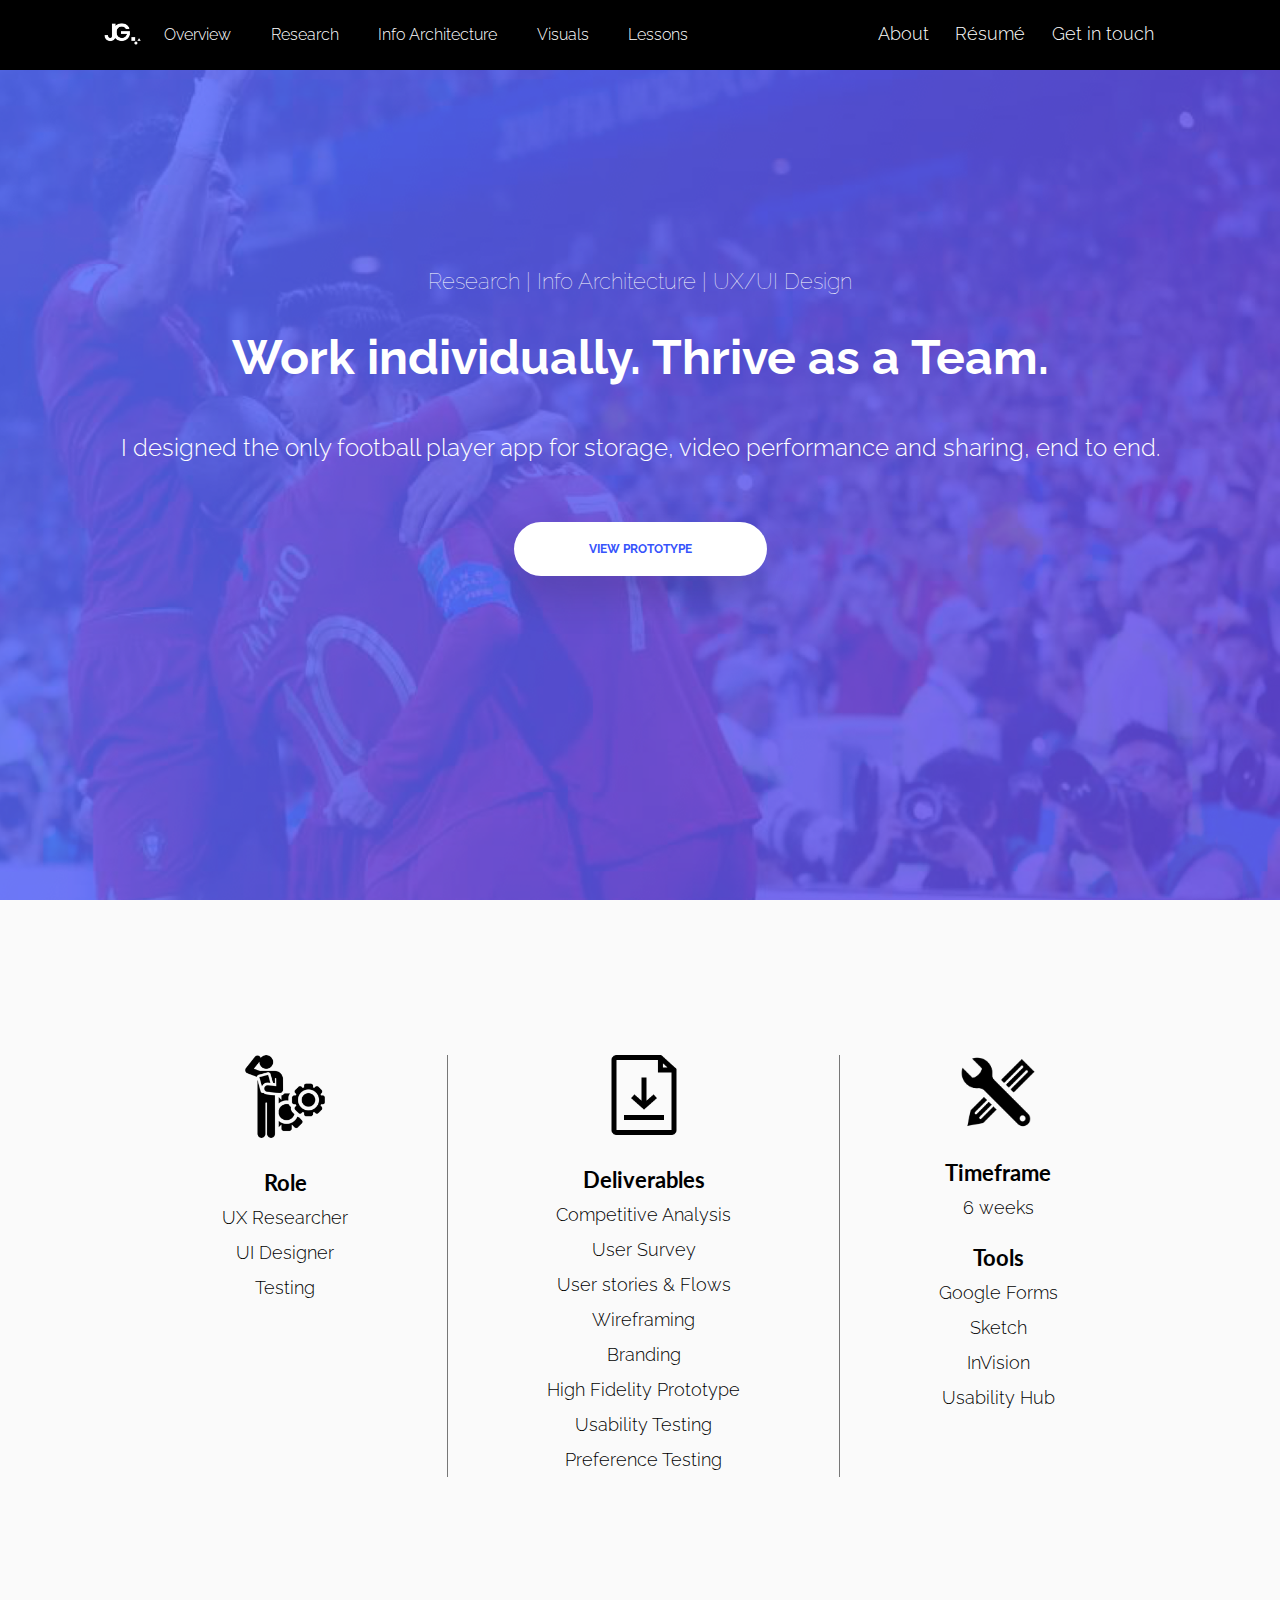
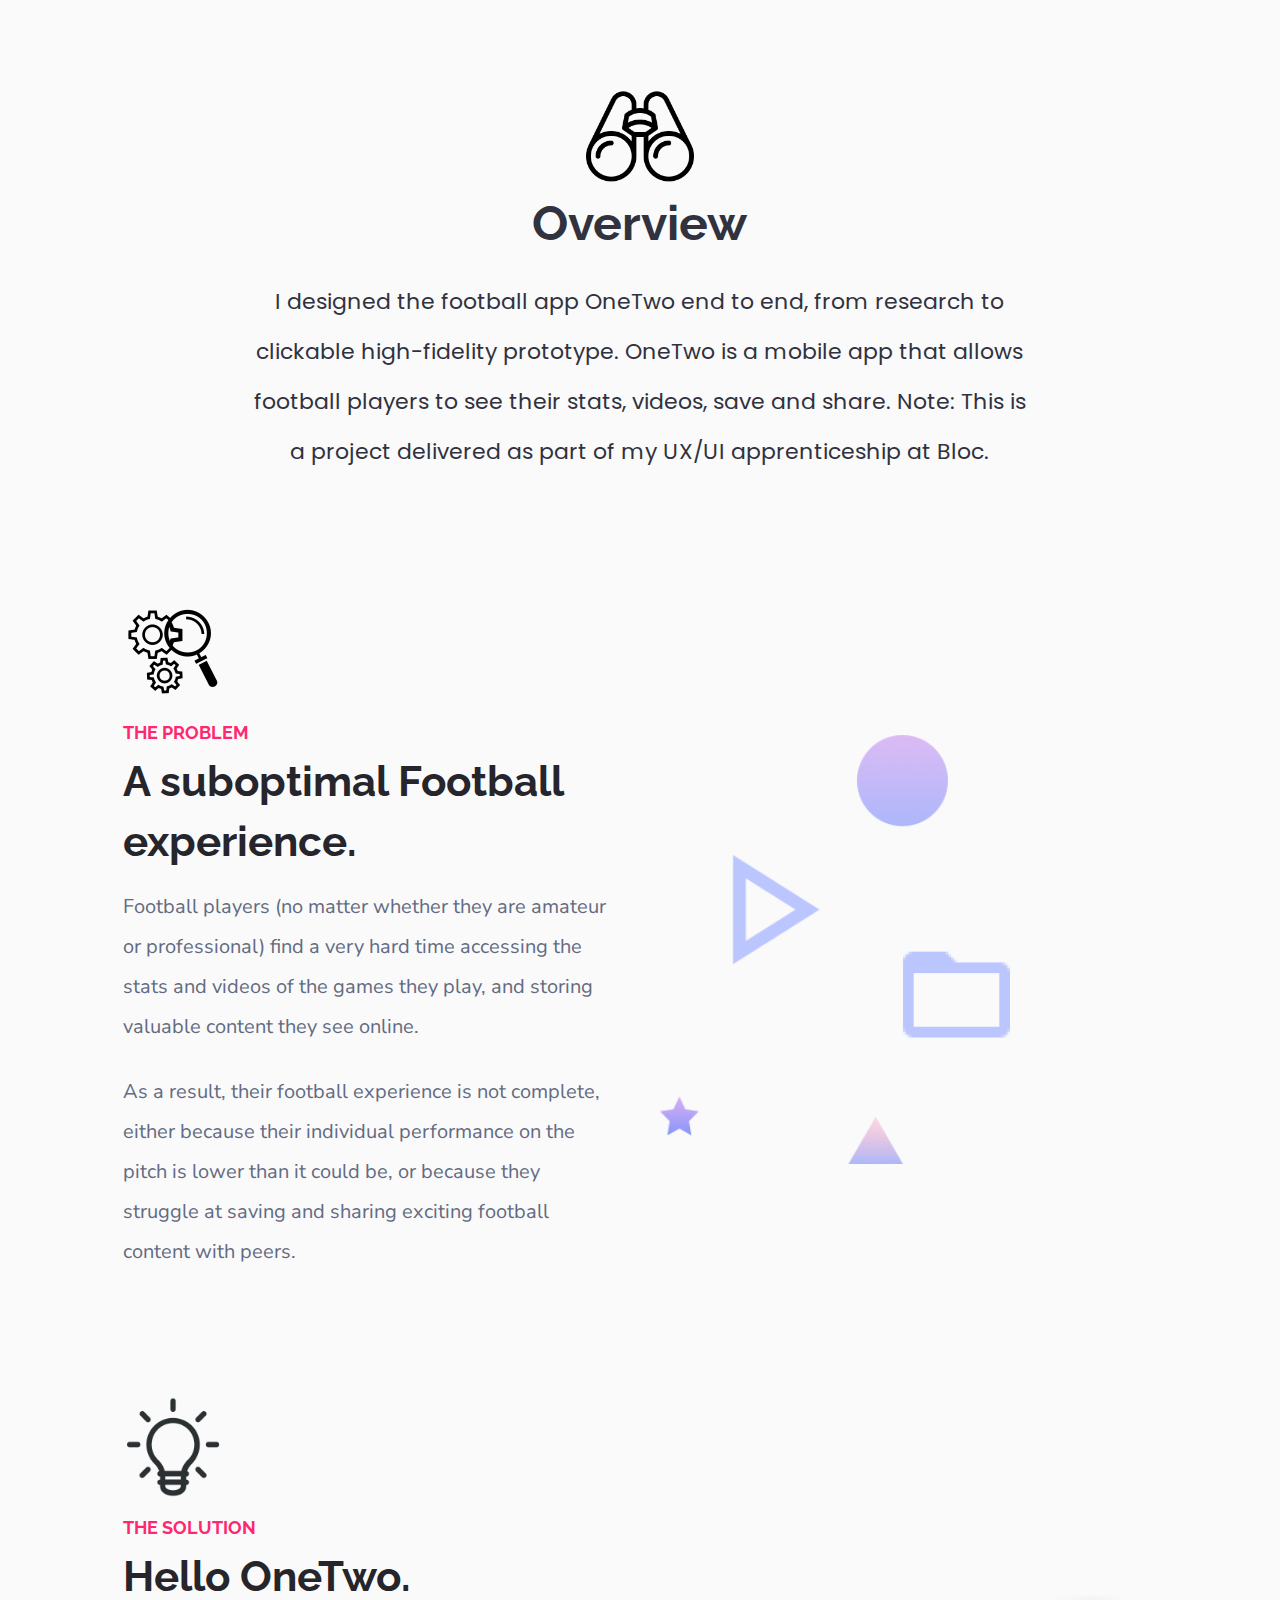
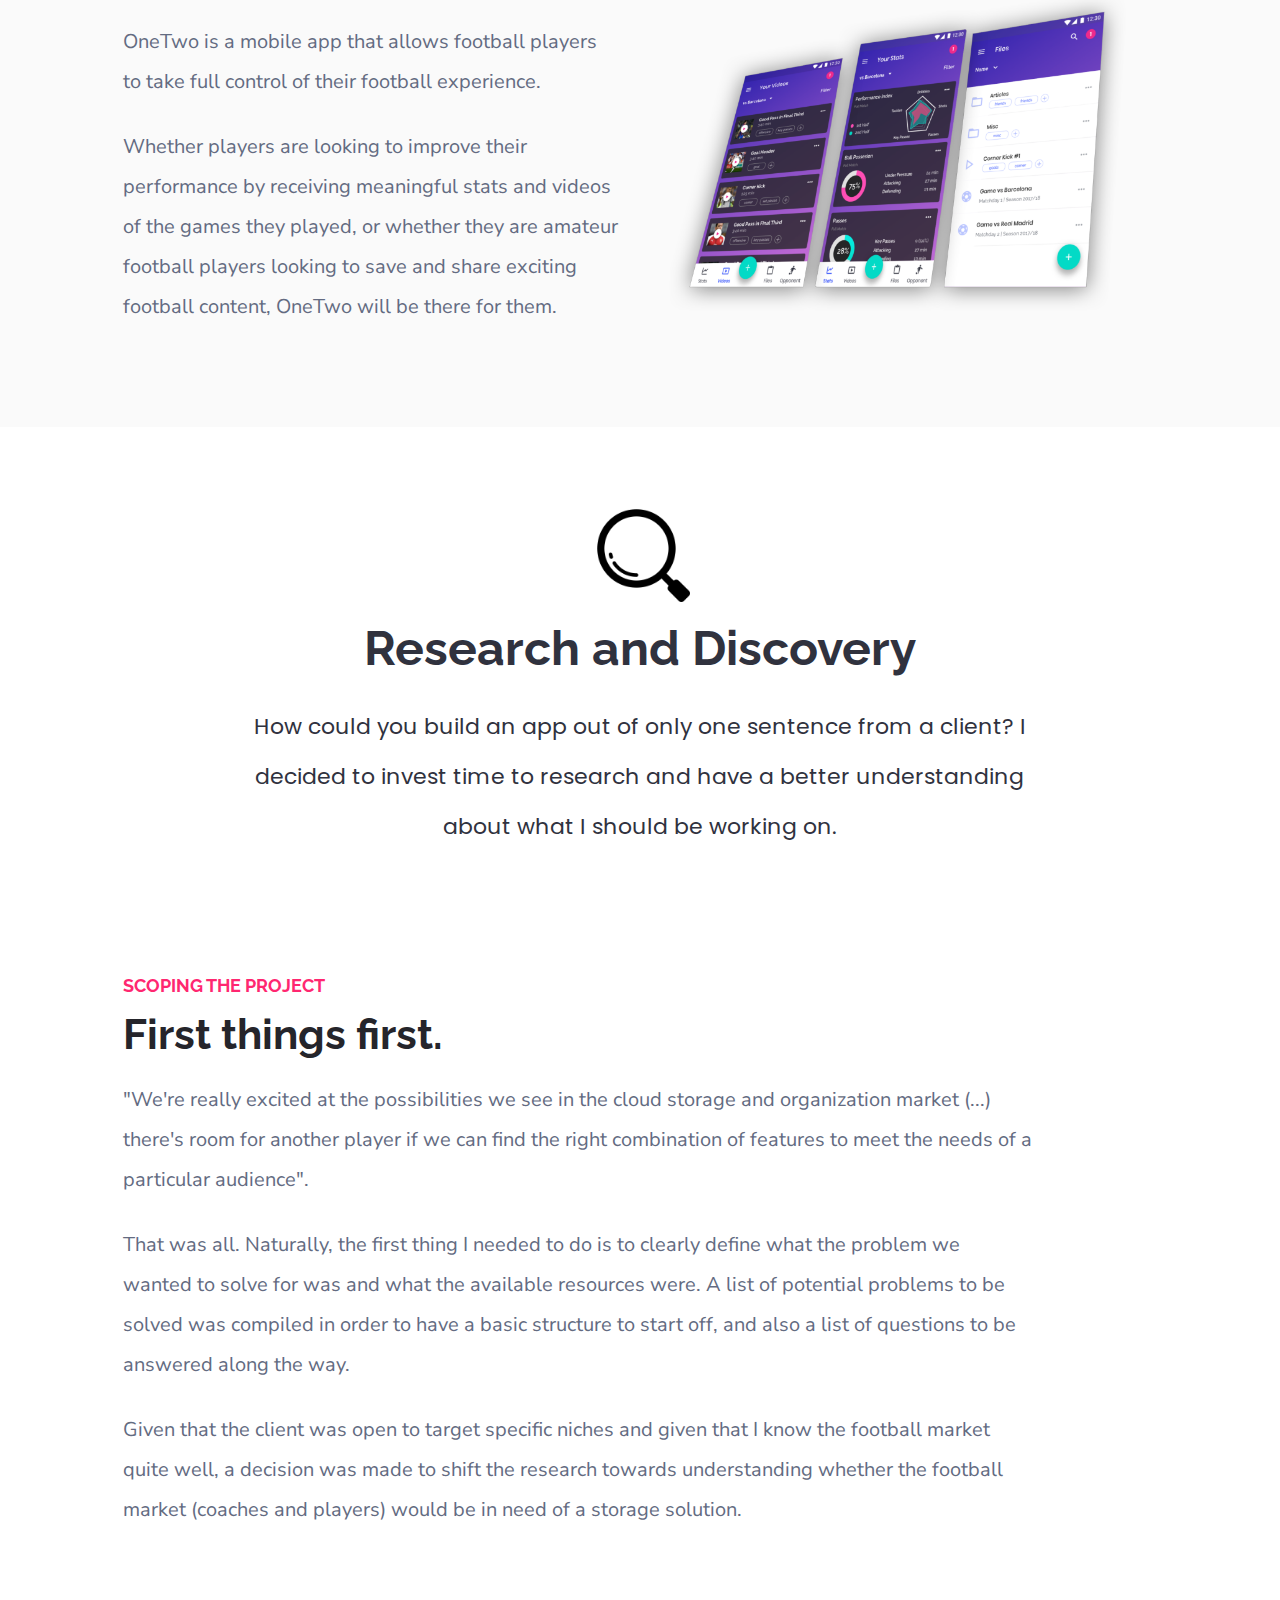
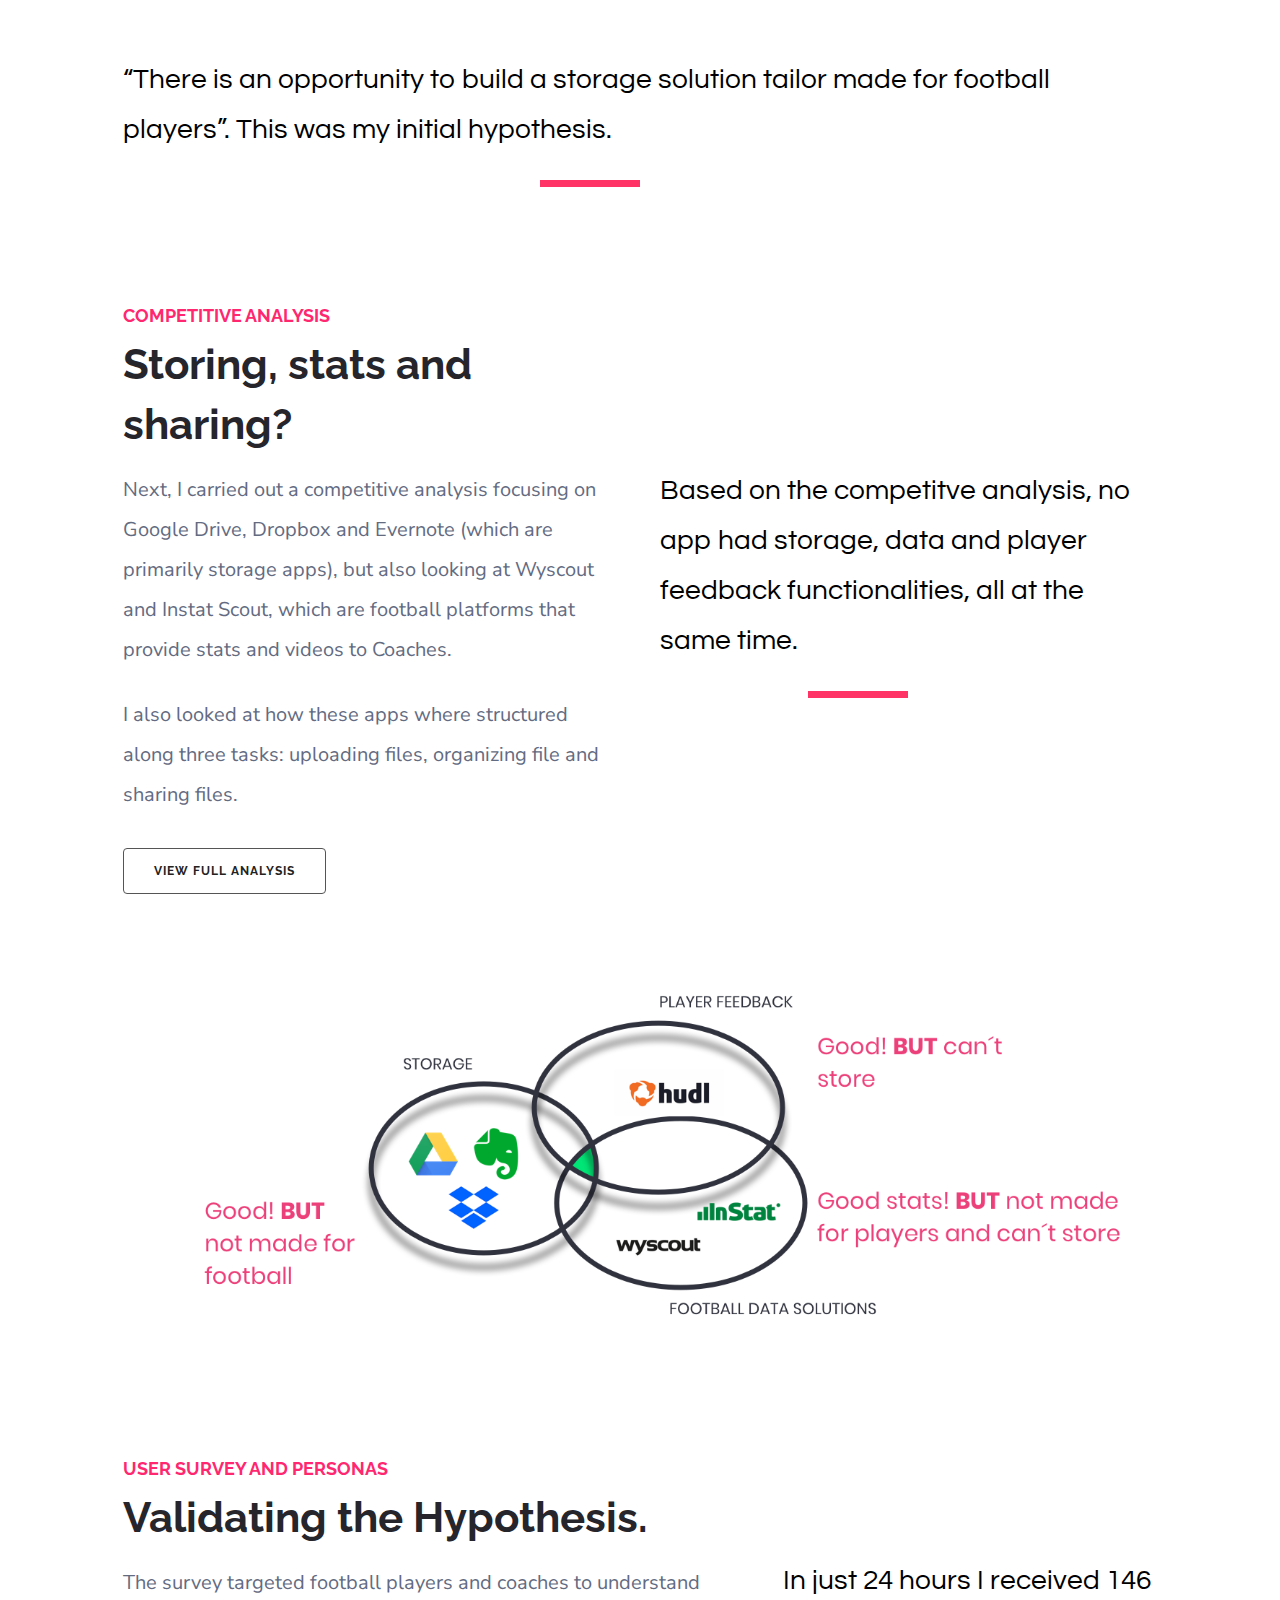
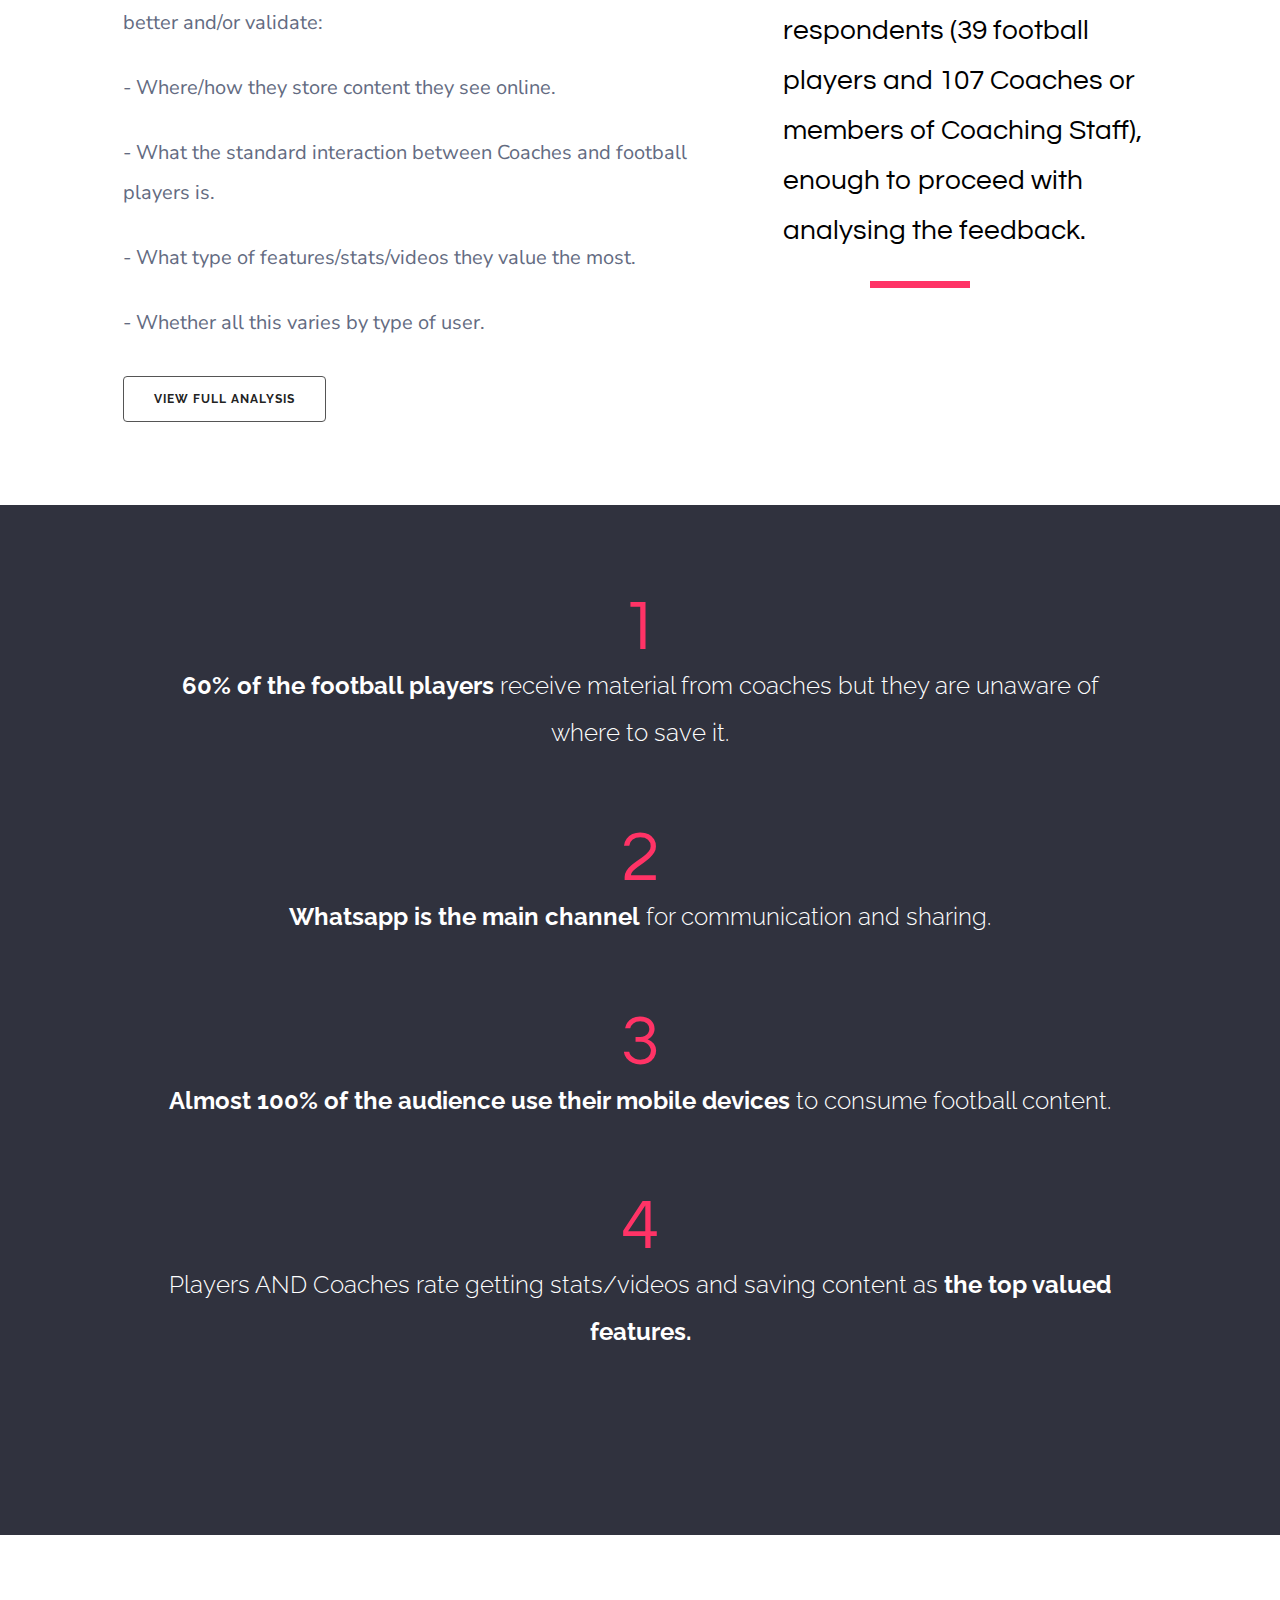
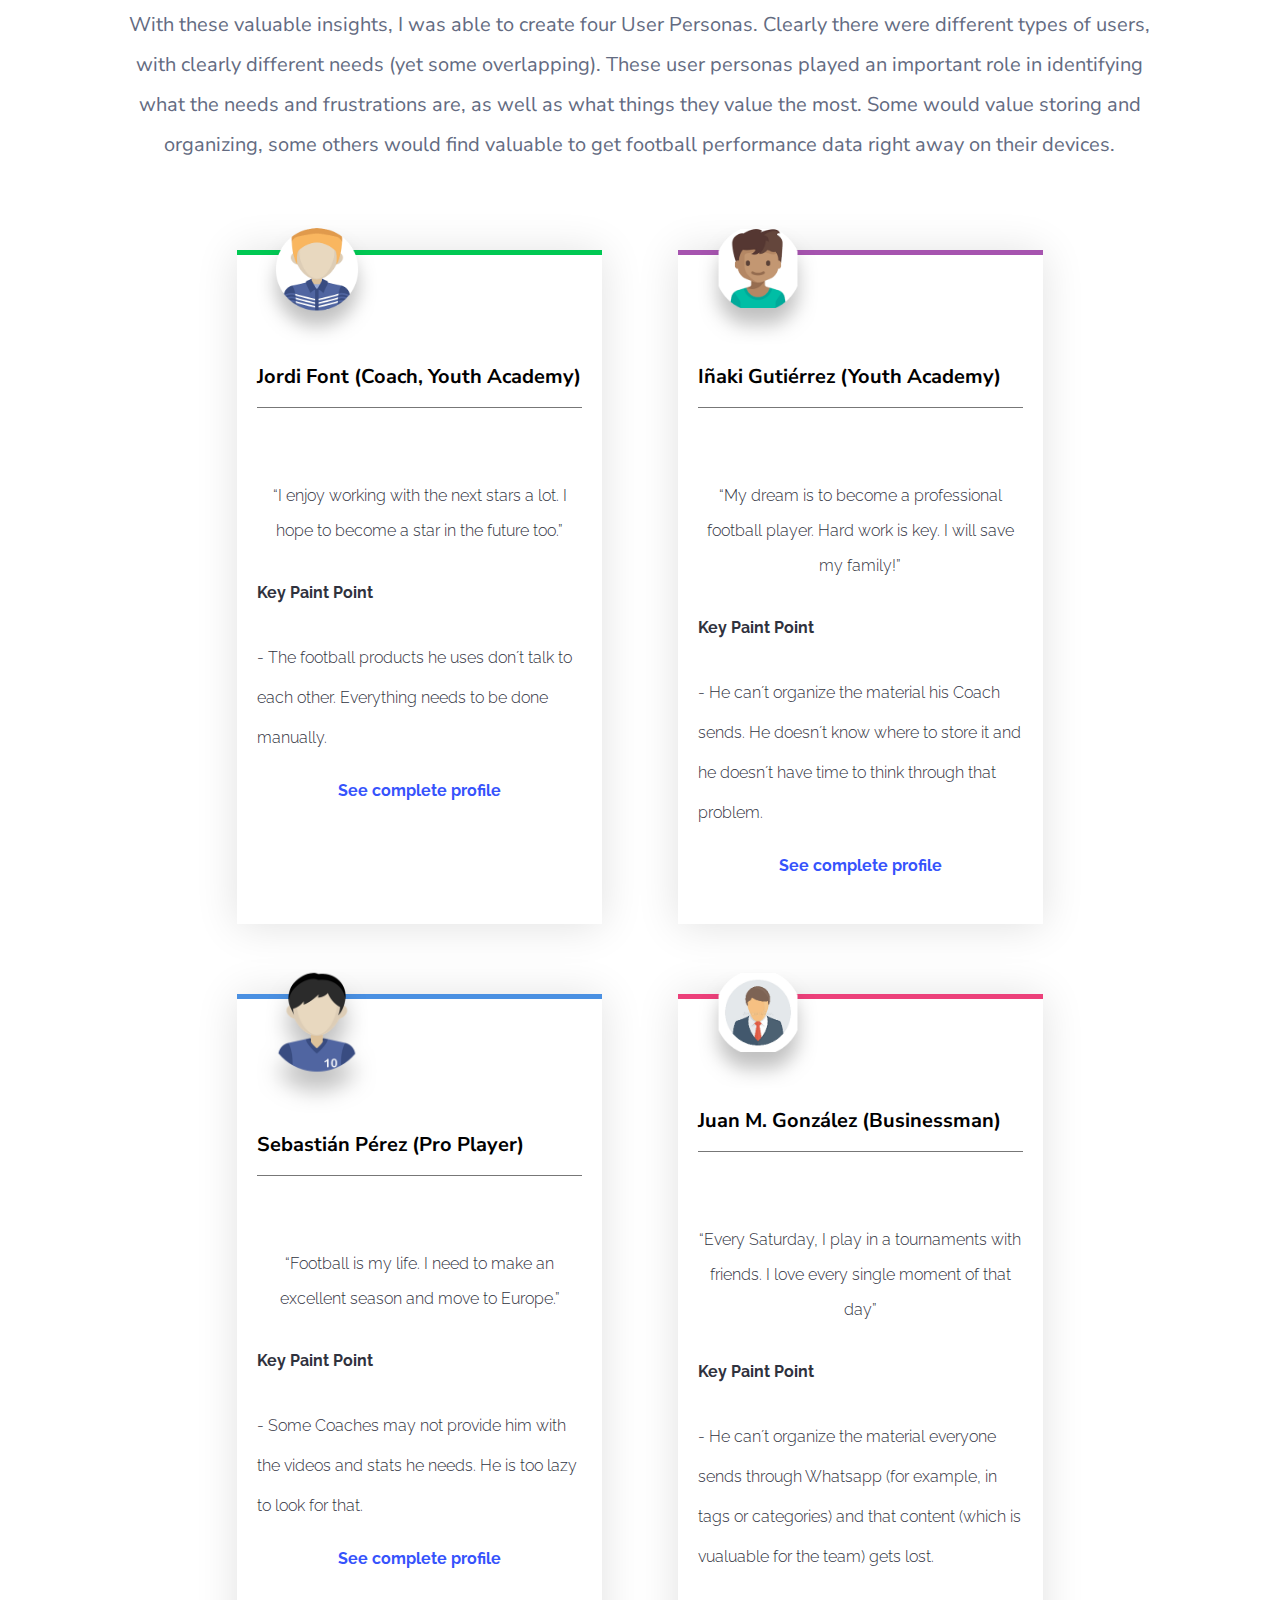
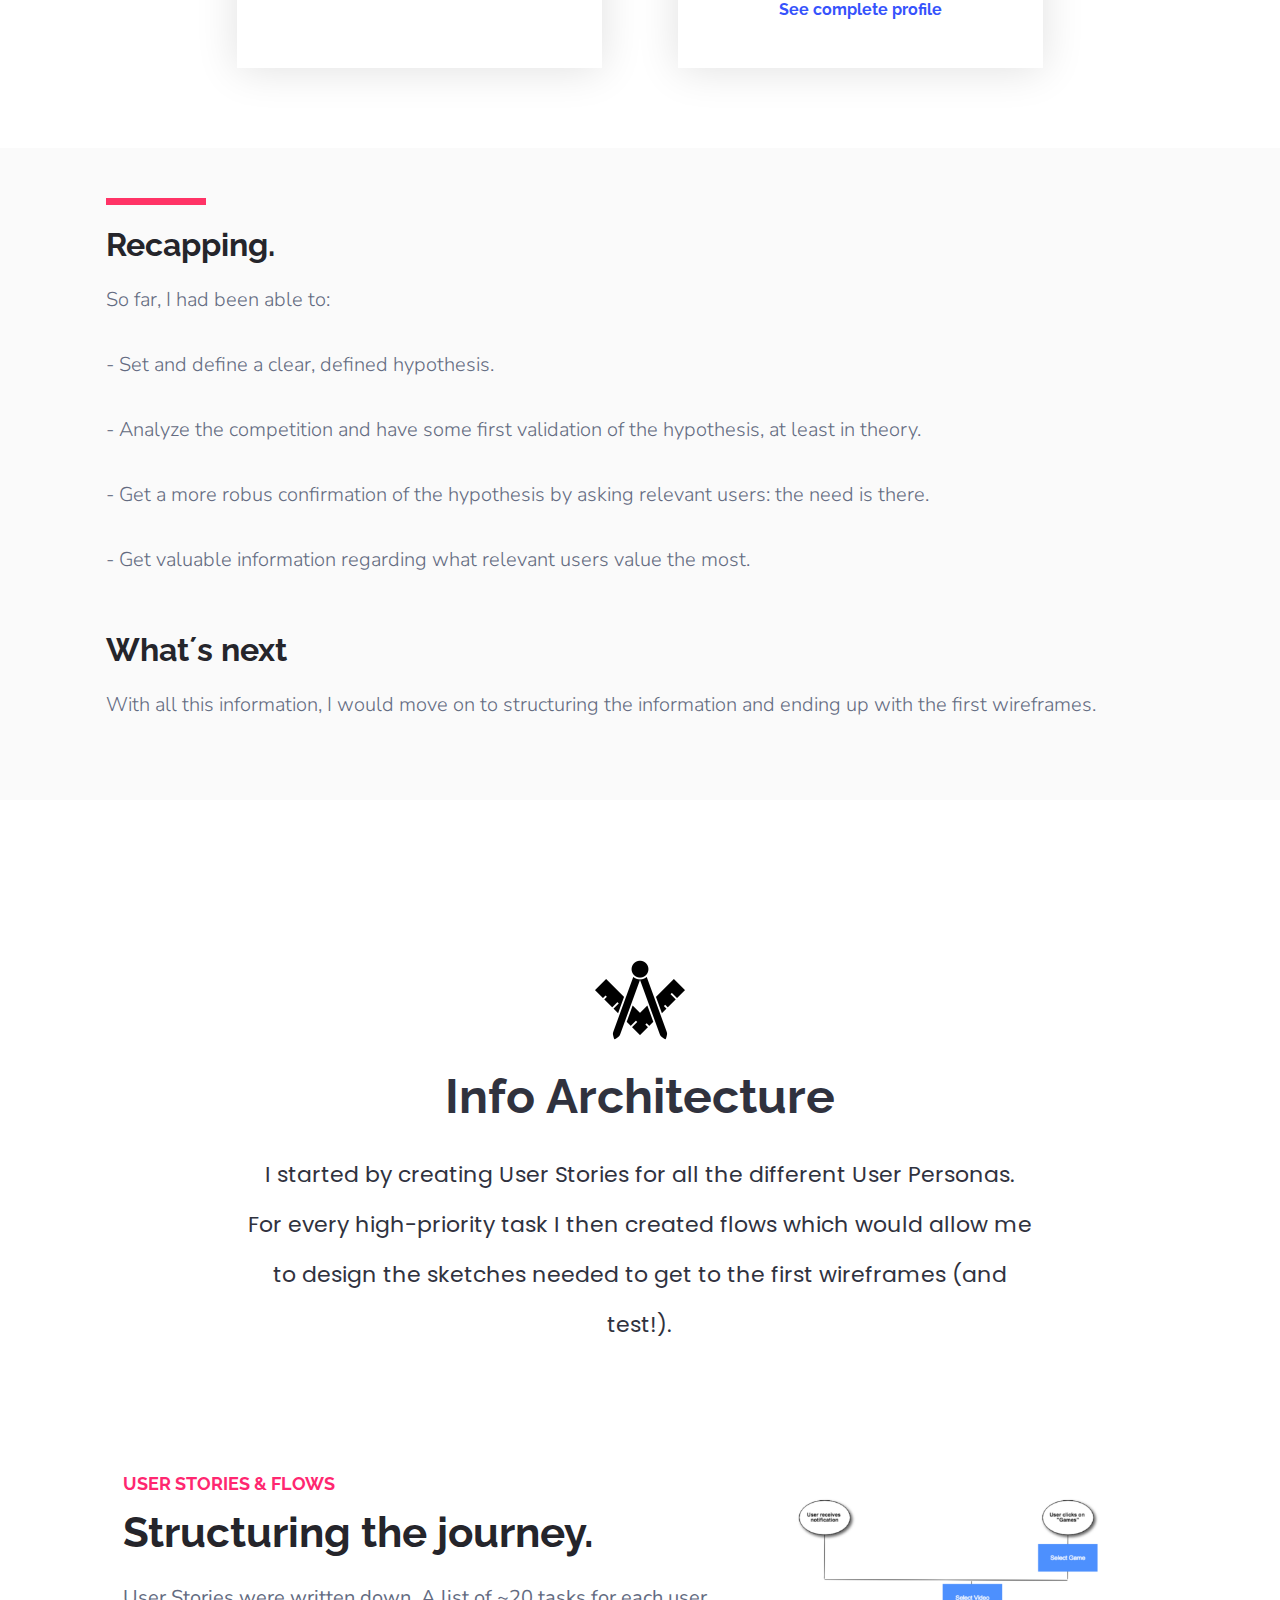
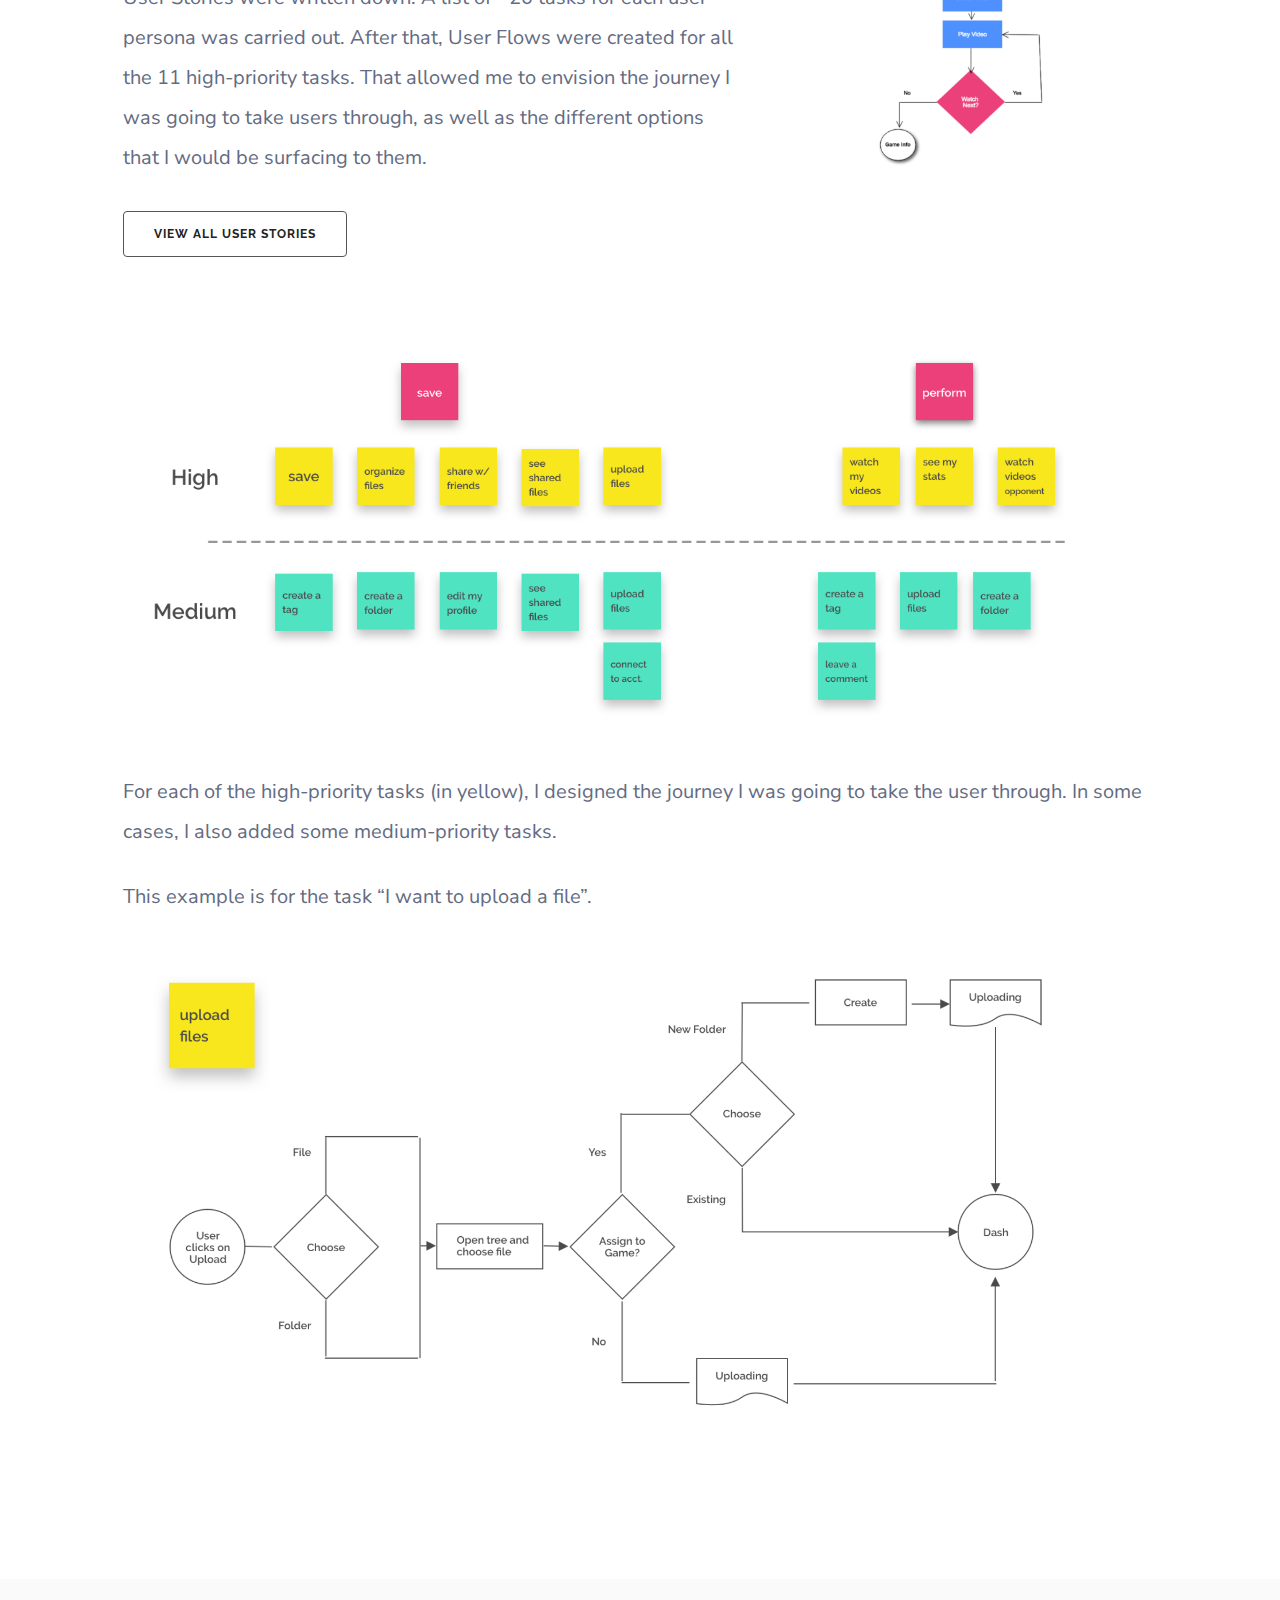
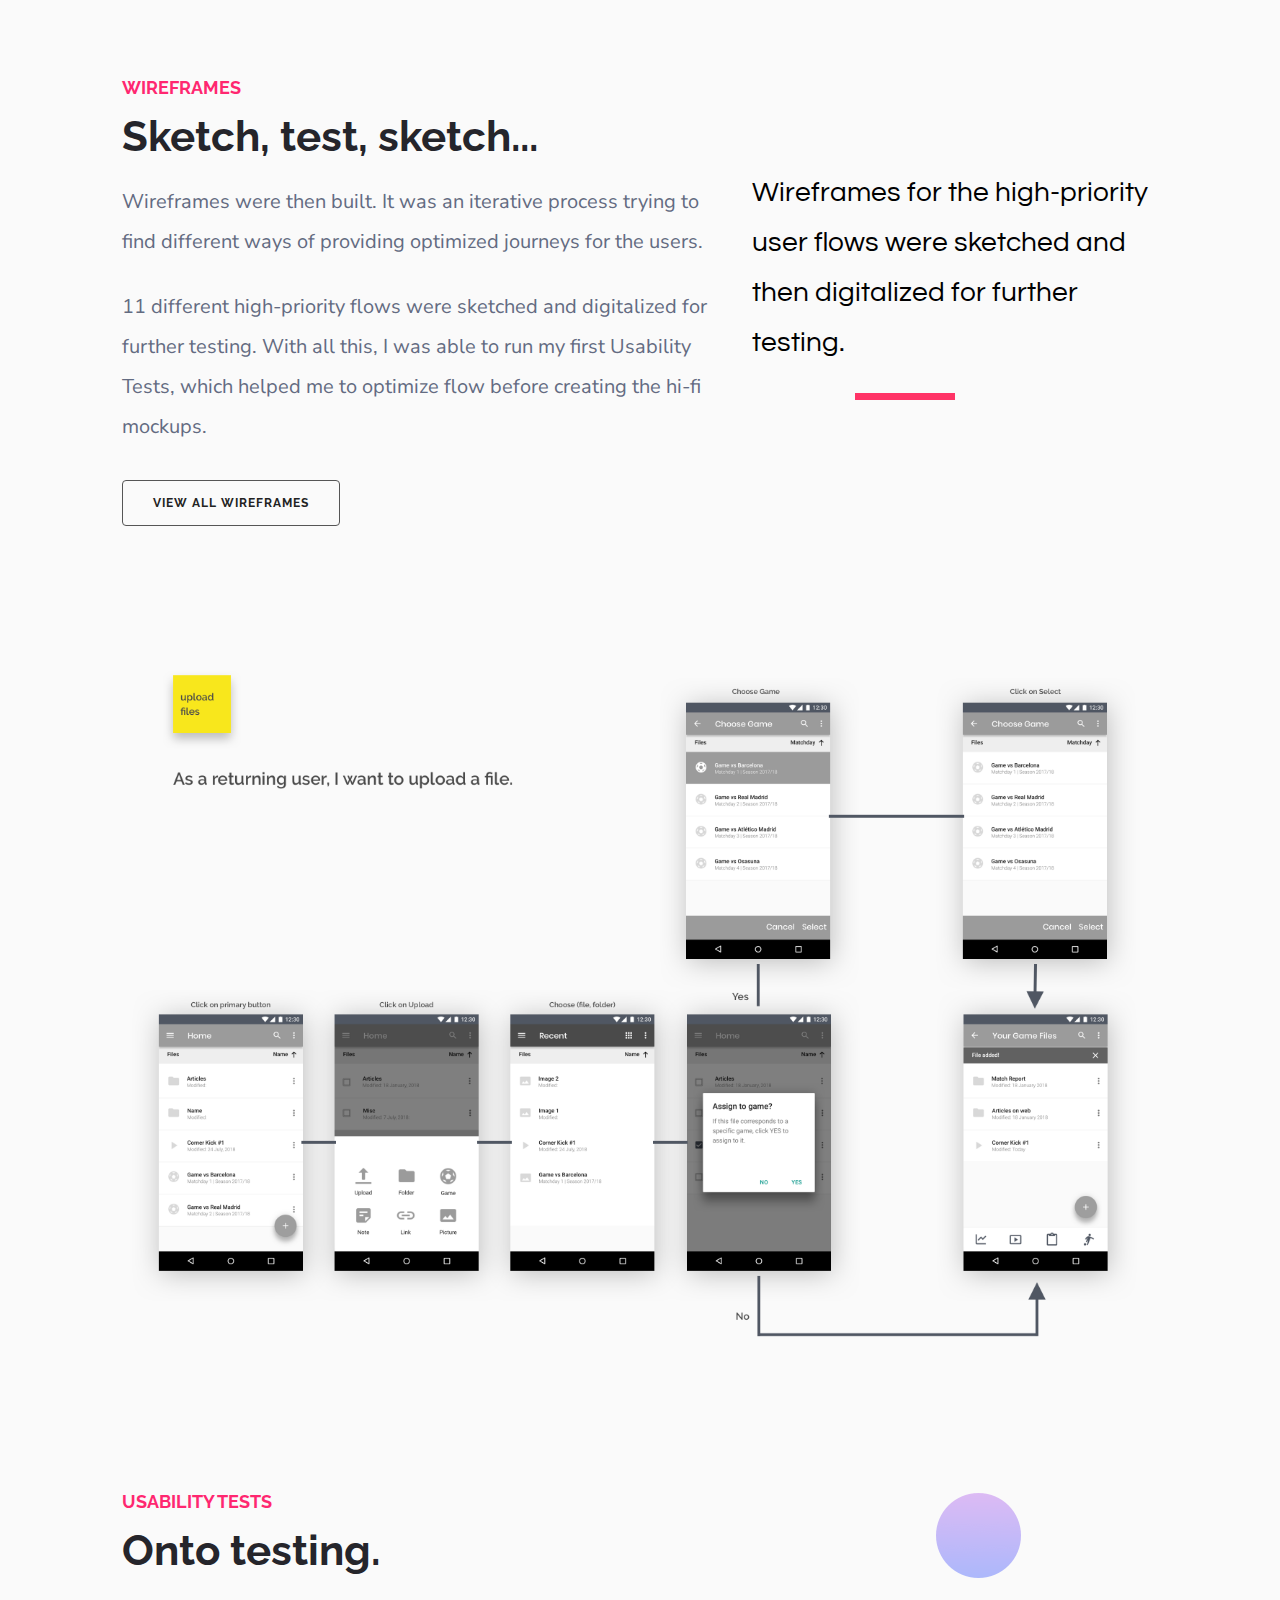
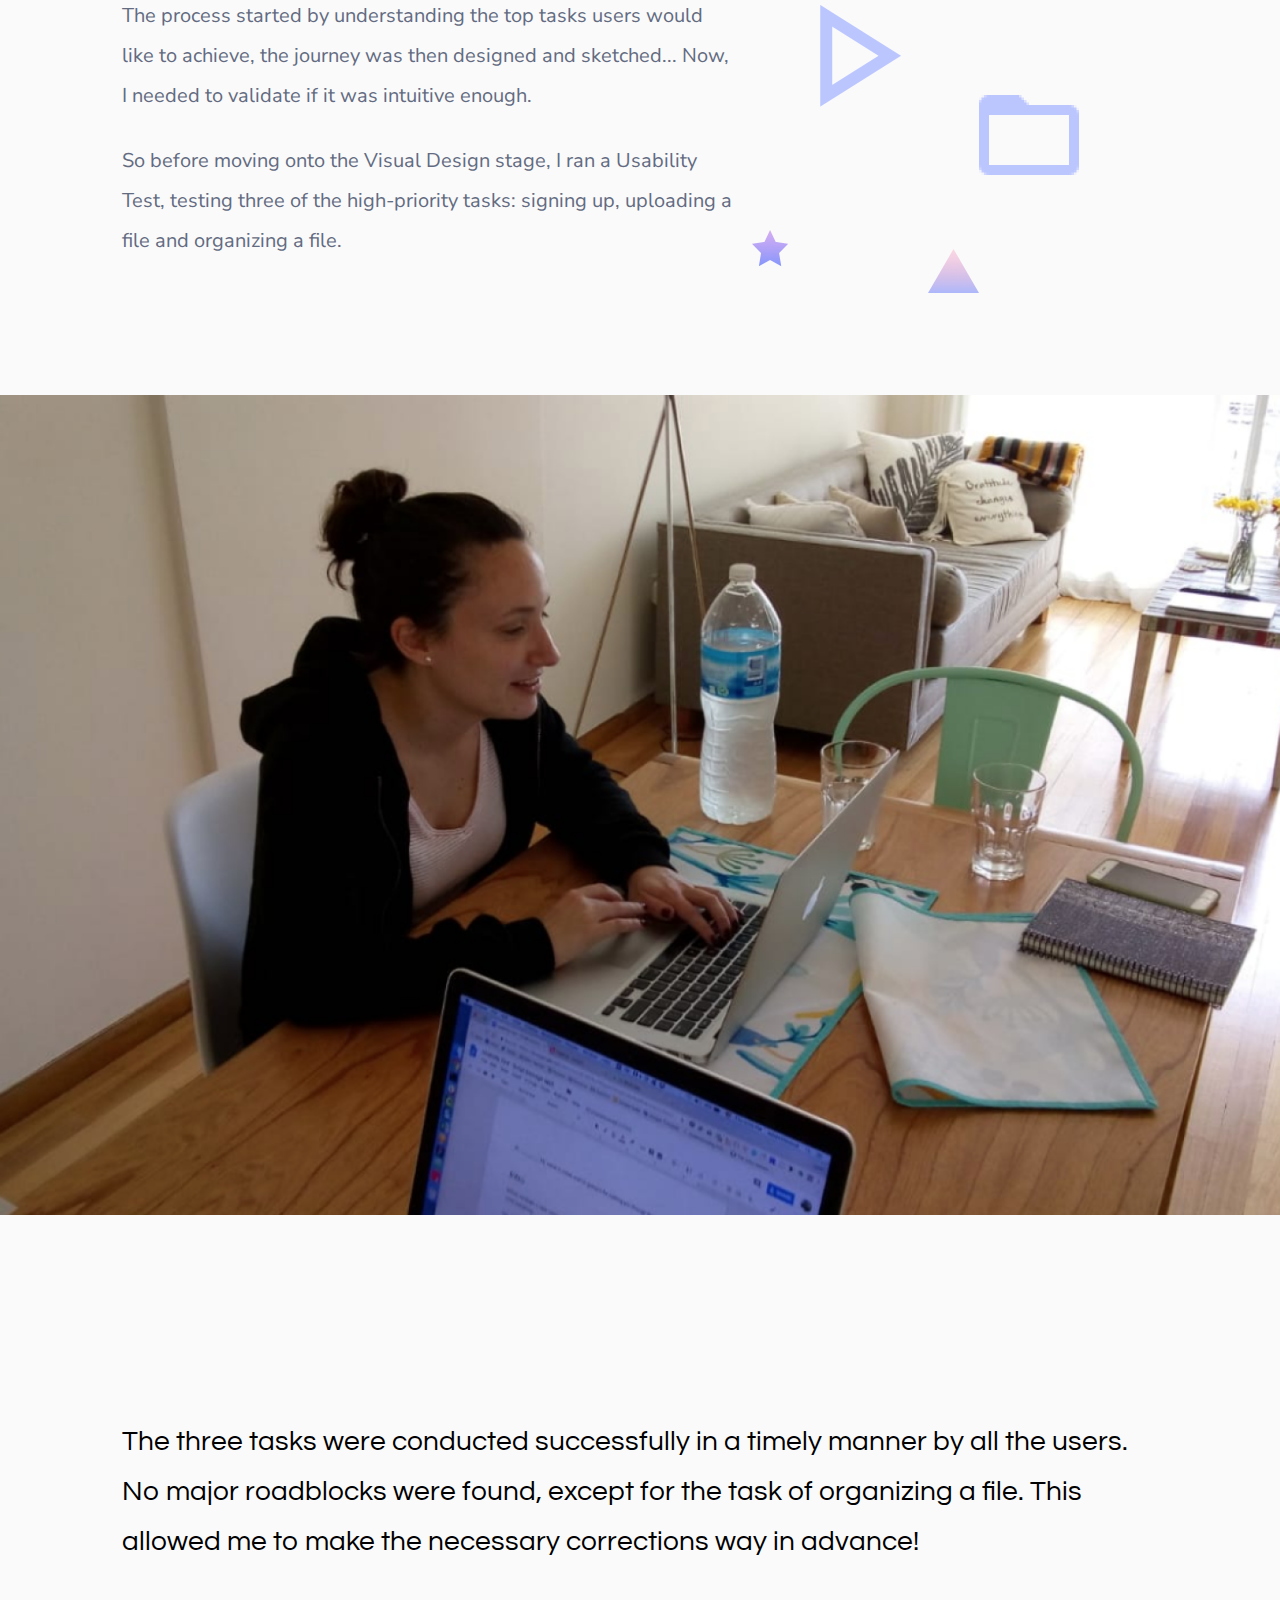
<file: onetwo.html>
<!DOCTYPE html>
<html lang="en" dir="ltr">
    <head profile="http://www.w3.org/2005/10/profile">
      <!-- Global site tag (gtag.js) - Google Analytics -->
<script async src="https://www.googletagmanager.com/gtag/js?id=UA-134057084-1"></script>
<script>
  window.dataLayer = window.dataLayer || [];
  function gtag(){dataLayer.push(arguments);}
  gtag('js', new Date());

  gtag('config', 'UA-134057084-1');
</script>
    <meta name="viewport" content="width=device-width, initial-scale=1"> <!-- This is key to allowing Responsive Design occur online. -->
    <link rel="icon" type="image/png" href="img/favicon.png" />
    <link rel="stylesheet" type="text/css" href="css/reset.css">
    <link rel="stylesheet" type="text/css" href="css/post_main.css">
    <link rel="stylesheet" type="text/css" href="css/post_mobile.css">
    <link rel="stylesheet" type="text/css" href="css/flex.css">
    <link rel="stylesheet" type="text/css" href="css/onetwo_add.css">
    <link rel="stylesheet" type="text/css" href="css/hamburger.css">
    <style>


  </style>
    <link href="https://fonts.googleapis.com/css?family=Open+Sans|Roboto:300,400,500" rel="stylesheet">
    <link href="https://fonts.googleapis.com/css?family=Lato|Nunito+Sans|Poppins|Questrial|Raleway:200,300,400,500,600,700,800,900" rel="stylesheet">
    <link rel="stylesheet" href="https://cdnjs.cloudflare.com/ajax/libs/font-awesome/4.7.0/css/font-awesome.min.css">
    <link rel="shortcut icon" href="http://juliangenoud.com/img/favicon.png" />
    <meta charset="utf-8">
    <title>Julián Genoud</title>
    <script src="js/hamburger_menu.js"></script>
  </head>
  <body>
    <header>
      <!-- This is the desktop menu -->
      <ul class="flex-container">
      <li class="logo desktop">
      <a href="index.html"><img src="img/logo_bw.png" style="height: 5rem; padding-top: 1.5rem; margin-right: 2rem;"></a>
       </li>
        <li class="menu_item desktop"><a href="#overview">Overview</a></li>
        <li class="menu_item desktop"><a href="#research">Research</a></li>
        <li class="menu_item desktop"><a href="#architecture">Info Architecture</a></li>
        <li class="menu_item desktop"><a href="#visuals">Visuals</a></li>
        <li class="menu_item push desktop"><a href="#lessons">Lessons</a></li>
        <li class="menu_item1  desktop"><a href="about.html">About</a></li>
        <li class="menu_item1 desktop"><a href="cv/CV_JulianGenoud.pdf" target="_blank">Résumé</a></li>
        <li class="menu_item1 desktop"><a href="mailto:juliangenoud@gmail.com">Get in touch</a></li>
        </ul>

        <!-- This is the mobile menu -->
        <div class="hamburger_menu mobile tablet" onclick="myHamb(this)">
          <div class="hamb_menu">
            <div class="bar1"></div>
            <div class="bar2"></div>
            <div class="bar3"></div>
          </div>
          <ul class="mobile_menu">
            <li class="logo_mobile"><a href="index.html"><img src="img/logo_8.png"></a></li>
            <li class="mobile_item"><a href="index.html">Home</a></li>
            <li class="mobile_item"><a href="about.html">About me</a></li>
            <li class="mobile_item"><a href="cv/CV_JulianGenoud.pdf" target="_blank">Résumé</a></li>
            <li class="mobile_item"><a href="mailto:juliangenoud@gmail.com">Get in touch</a></li>
          <div class="mobile_dec"></div>
        </ul>
      </div>
    </header>
    <section class="container">

      <!-- This is the hero section -->
      <section class="hero">
        <span class="roles">Research | Info Architecture | UX/UI Design</span>
        <h1>Work individually. Thrive as a Team.</h1>
        <h2>I designed the only football player app for storage, video performance and sharing, end to end.</h2>
        <div class="button"><a class="cta-button white" href="https://invis.io/FGOPK5AWX5P" target="_blank">VIEW PROTOTYPE</a></div>
      </section>

      <!-- This is the Overview. It contains a short summary of the roles, the problem to solve and the solution -->
      <section class="overview" id="overview">
        <div class="role">
          <div class="nut_list">
            <img src="img/problem.png" style="width: 8rem; margin-bottom: 2.5rem;">
            <ul>
              <li class="nut_title">Role<li>
              <li class="nut_desc">UX Researcher<li>
              <li class="nut_desc">UI Designer<li>
              <li class="nut_desc">Testing<li>
            </ul>
          </div>
          <div class="nut_list list_center">
            <img src="img/deliverables_icon.png" style="width: 8rem; margin-bottom: 2.5rem;">
            <ul>
              <li class="nut_title">Deliverables<li>
              <li class="nut_desc">Competitive Analysis<li>
              <li class="nut_desc">User Survey<li>
              <li class="nut_desc">User stories & Flows<li>
              <li class="nut_desc">Wireframing<li>
              <li class="nut_desc">Branding<li>
              <li class="nut_desc">High Fidelity Prototype<li>
              <li class="nut_desc">Usability Testing<li>
              <li class="nut_desc">Preference Testing<li>
            </ul>
          </div>
          <div class="nut_list">
            <img src="img/tools_icon.png" style="width: 8rem; margin-bottom: 2.5rem;">
            <ul>
              <li class="nut_title">Timeframe<li>
              <li class="nut_desc">6 weeks<li>
              <li class="nut_title" style="margin-top: 1.5rem;">Tools<li>
              <li class="nut_desc">Google Forms<li>
              <li class="nut_desc">Sketch<li>
              <li class="nut_desc">InVision<li>
              <li class="nut_desc">Usability Hub<li>
            </ul>
          </div>
          </div>
        <div class="overview_intro">
          <img src="img/overview.png">
          <h1>Overview</h1>
          <p class="intro">I designed the football app OneTwo end to end, from research to clickable high-fidelity prototype. OneTwo is a mobile app that allows football players to see their stats, videos, save and share. Note: This is a project delivered as part of my UX/UI apprenticeship at Bloc.</p>
        </div>

        <div class="problem_info">
            <img src="img/problem_icon1.png" style="width: 100px; margin-bottom: 20px;">
            <h3>THE PROBLEM</h3>
            <h2>A suboptimal Football experience.</h2>
            <p>Football players (no matter whether they are amateur or professional) find a very hard time accessing the stats and videos of the games they play, and storing valuable content they see online.</p>
            <p>As a result, their football experience is not complete, either because their individual performance on the pitch is lower than it could be, or because they struggle at saving and sharing exciting football content with peers.</p>
        </div>
        <div class="img_problem">
            <img src="img/onetwo/img_onetwo_problem.png">
        </div>

        <div class="solution_info">
          <img src="img/solution_icon.png" style="width: 100px; margin-bottom: 20px;">
          <h3>THE SOLUTION</h3>
          <h2>Hello OneTwo.</h2>
          <p>OneTwo is a mobile app that allows football players to take full control of their football experience.</p>
          <p>Whether players are looking to improve their performance by receiving meaningful stats and videos of the games they played, or whether they are amateur football players looking to save and share exciting football content, OneTwo will be there for them.</p>
        </div>
        <div class="img_solution">
            <img src="img/onetwo/onetwo_solution.png" class="">
        </div>
      </div>

      <!-- This is the Research section -->
      </section>
      <section class="research" id="research">
        <div class="research_intro">
          <img src="img/research_icon.png" style="width: 100px; margin-bottom: 20px;">
          <h1>Research and Discovery</h1>
          <p class="intro">How could you build an app out of only one sentence from a client? I decided to invest time to research and have a better understanding about what I should be working on.</p>
        </div>
        <div class="scoping">
          <h3>SCOPING THE PROJECT</h3>
          <h2>First things first.</h2>
          <p>"We're really excited at the possibilities we see in the cloud storage and organization market (...) there's room for another player if we can find the right combination of features to meet the needs of a particular audience".</p>
          <p>That was all. Naturally, the first thing I needed to do is to clearly define what the problem we wanted to solve for was and what the available resources were. A list of potential problems to be solved was compiled in order to have a basic structure to start off, and also a list of questions to be answered along the way.</p>
          <p>Given that the client was open to target specific niches and given that I know the football market quite well, a decision was made to shift the research towards understanding whether the football market (coaches and players) would be in need of a storage solution.</p>
        </div>
        <div class="scoping_block">
          <!-- I create a div here in order to align-items center and keep the aesthetics without breaking -->
          <div>
            <p class="blockquote">“There is an opportunity to build a storage solution tailor made for football players”. This was my initial hypothesis.</p>
            <div class="blockquote_line center"></div>
          </div>
        </div>

      <!-- Here starts the competitive analysis  -->
        <div class="competitive_desc">
          <h3>COMPETITIVE ANALYSIS</h3>
          <h2>Storing, stats and sharing?</h2>
          <p>Next, I carried out a competitive analysis focusing on Google Drive, Dropbox and Evernote (which are primarily storage apps), but also looking at Wyscout and Instat Scout, which are football platforms that provide stats and videos to Coaches.</p>
          <p>I also looked at how these apps where structured along three tasks: uploading files, organizing file and sharing files.</p>
          <div class="btn_link"><a href="https://docs.google.com/document/d/1o9lizEe4iXi7UoD3FKuVTrx0DK_7AgCvDYWYmCzy2H8/edit#heading=h.b0gk8ge5o0kz" target="_blank" class="cta-secondary">VIEW FULL ANALYSIS</a></div>
        </div>
        <div class="competitive_block">
          <p class="blockquote">Based on the competitve analysis, no app had storage, data and player feedback functionalities, all at the same time.</p>
          <div class="blockquote_line center"></div>
        </div>
      </div>
      <div class="competitive_img">
        <img src="img/onetwo/competitive.png" style="width: 100%;" class="desktop">
        <img src="img/onetwo/competitive_mobile.png" style="width: 100%;" class="mobile">
      </div>

      <!-- The survey starts here  -->
        <div class="survey_desc">
          <h3>USER SURVEY AND PERSONAS</h3>
          <h2>Validating the Hypothesis.</h2>
          <p>The survey targeted football players and coaches to understand better and/or validate:</p>
          <p>- Where/how they store content they see online.</p>
          <p>- What the standard interaction between Coaches and football players is.</p>
          <p>- What type of features/stats/videos they value the most.</p>
          <p>- Whether all this varies by type of user.</p>
          <div class="btn_link"><a href="https://docs.google.com/document/d/1yX398ta5v30G-Onb1UQJEDHYFuy3B3fpdW1DO5qu3bE/edit" target="_blank" class="cta-secondary">VIEW FULL ANALYSIS</a></div>
        </div>
        <div class="survey_block">
          <p class="blockquote">In just 24 hours I received 146 respondents (39 football players and 107 Coaches or members of Coaching Staff), enough to proceed with analysing the feedback.</p>
          <div class="blockquote_line center"></div>
        </div>
      
          <!-- I include main insights (in numbers or graphs)  -->
          <div class="survey_insight">
            <ul>
              <li class="number">1</li>
              <li class="space_li"><span style="font-weight:bold">60% of the football players</span> receive material from coaches but they are unaware of where to save it.</li>
              <li class="number">2</li>
              <li class="space_li"><span style="font-weight:bold">Whatsapp is the main channel</span> for communication and sharing.</li>
              <li class="number">3</li>
              <li class="space_li"><span style="font-weight:bold">Almost 100% of the audience use their mobile devices</span> to consume football content.</span></li>
              <li class="number">4</li>
              <li class="space_li">Players AND Coaches rate getting stats/videos and saving content as <span style="font-weight:bold">the top valued features.</span></li>
            </ul>
          </div>
          <!-- Here I put the User Personas. They go in boxes  -->
          <div class="personas">
            <div class="persona_intro">
              <p>With these valuable insights, I was able to create four User Personas. Clearly there were different types of users, with clearly different needs (yet some overlapping). These user personas played an important role in identifying what the needs and frustrations are, as well as what things they value the most. Some would value storing and organizing, some others would find valuable to get football performance data right away on their devices.</p>
            </div>
            <div class="user_persona border_green persona1">
              <div class="user_persona_box">
                <div class="user_persona_title">
                    <img src="img/onetwo/pic_persona1.png" class="persona_pic">
                    <h4> Jordi Font (Coach, Youth Academy)<h4>
                </div>
                <p class="persona_blockquote">“I enjoy working with the next stars a lot. I hope to become a star in the future too.”</p>
                <p style="font-weight: bold;">Key Paint Point</p>
                <p>- The football products he uses don´t talk to each other. Everything needs to be done manually.</p>
                <a href="https://drive.google.com/file/d/1Zgps2sCI2RgZ7r16i-UG54rCOqWWkdFY/view?usp=sharing" target="_blank"><div style="width: 100%;">See complete profile</div></a>
              </div>
            </div>
            <div class="user_persona border_blue persona3">
              <div class="user_persona_box">
                <div class="user_persona_title">
                    <img src="img/onetwo/pic_persona3.png" class="persona_pic">
                    <h4>Sebastián Pérez (Pro Player)<h4>
                </div>
                <p class="persona_blockquote">“Football is my life. I need to make an excellent season and move to Europe.”</p>
                <p style="font-weight: bold;">Key Paint Point</p>
                <p>- Some Coaches may not provide him with the videos and stats he needs. He is too lazy to look for that.</p>
                <a href="https://drive.google.com/file/d/1FPhUiytyZ8PiO_ZJP3eJKLNY8IUHmVbk/view?usp=sharing" target="_blank"><div style="width: 100%;">See complete profile</div></a>
              </div>
            </div>
            <div class="user_persona border_pink persona2">
              <div class="user_persona_box">
                <div class="user_persona_title">
                    <img src="img/onetwo/pic_persona2.png" class="persona_pic">
                    <h4>Juan M. González (Businessman)<h4>
                </div>
                <p class="persona_blockquote">“Every Saturday, I play in a tournaments with friends. I love every single moment of that day”</p>
                <p style="font-weight: bold;">Key Paint Point</p>
                <p>- He can´t organize the material everyone sends through Whatsapp (for example, in tags or categories) and that content (which is vualuable for the team) gets lost.</p>
                <a href="https://drive.google.com/file/d/1rqRwQLYWP5u7R9Igsdf-kZ_lZW7m5EZH/view?usp=sharing" target="_blank"><div style="width: 100%;">See complete profile</div></a>
              </div>
            </div>
            <div class="user_persona border_purple persona4">
              <div class="user_persona_box">
                <div class="user_persona_title">
                    <img src="img/onetwo/pic_persona4.png" class="persona_pic">
                    <h4>Iñaki Gutiérrez (Youth Academy)<h4>
                </div>
                <p class="persona_blockquote">“My dream is to become a professional football player. Hard work is key. I will save my family!”</p>
                <p style="font-weight: bold;">Key Paint Point</p>
                <p>- He can´t organize the material his Coach sends. He doesn´t know where to store it and he doesn´t have time to think through that problem.</p>
                <a href="https://drive.google.com/file/d/1FFgp1zkvEt9x6MHTJrbgA2Oo09gv4Nf1/view?usp=sharing" target="_blank"><div style="width: 100%;">See complete profile</div></a>
              </div>
            </div>
          </div>
          <!-- Recapping so far. This may or may not be on a case study page  -->
          <div class="research_recap highlight_dark">
            <div class="blockquote_line"></div>
            <h2>Recapping.</h2>
            <p>So far, I had been able to:</p>
            <p>- Set and define a clear, defined hypothesis.</p>
            <p>- Analyze the competition and have some first validation of the hypothesis, at least in theory.</p>
            <p>- Get a more robus confirmation of the hypothesis by asking relevant users: the need is there.</p>
            <p>- Get valuable information regarding what relevant users value the most.</p>
            <h2 class="last">What´s next</h2>
            <p>With all this information, I would move on to structuring the information and ending up with the first wireframes.</p>
          </div>
    </section>
    <!-- Here starts the Info Architecture section -->
    <section class="info_architecture" id="architecture">
      <div class="info_architecture_intro">
        <img src="img/info_architecture.png" style="width: 100px; margin-bottom: 20px;">
        <h1>Info Architecture</h1>
        <p class="intro">I started by creating User Stories for all the different User Personas. For every high-priority task I then created flows which would allow me to design the sketches needed to get to the first wireframes (and test!).</p>
      </div>
      <!-- Here starts the Info Architecture section -->
      <div class="user_story">
          <h3>USER STORIES & FLOWS</h3>
          <h2>Structuring the journey.</h2>
          <p>User Stories were written down. A list of ~20 tasks for each user persona was carried out. After that, User Flows were created for all the 11 high-priority tasks. That allowed me to envision the journey I was going to take users through, as well as the different options that I would be surfacing to them.</p>
          <div class="btn_link"><a href="https://docs.google.com/spreadsheets/d/1HK9I-joUJySvHoU7kb0IB_A5sQoxj1vtDtaBBAq_35s/edit?usp=drive_web&ouid=114831005972646966873" target="_blank" class="cta-secondary">VIEW ALL USER STORIES</a></div>
      </div>
      <div class="user_story_img">
          <img src="img/onetwo/user_sto.png" style="width: 100%;">
      </div>
      <div class="user_sto_img">
        <img src="img/onetwo/user_story.png" style="width: 100%;">
        <div class="user_sto_other">
          <div>
            <p>For each of the high-priority tasks (in yellow), I designed the journey I was going to take the user through. In some cases, I also added some medium-priority tasks.</p>
            <p>This example is for the task “I want to upload a file”.</p>
          </div>
          <div>
            <img src="img/onetwo/flow_example.png" style="width: 100%;">
          </div>
        </div>
      </div>
      <!-- As this is a very large topic, I create a div called "wireframes" and set a particular grid area for it -->
      <div class="wireframes">
        <div class="wireframes_desc">
            <h3>WIREFRAMES</h3>
            <h2>Sketch, test, sketch...</h2>
            <p>Wireframes were then built. It was an iterative process trying to find different ways of providing optimized journeys for the users.</p>
            <p>11 different high-priority flows were sketched and digitalized for further testing. With all this, I was able to run my first Usability Tests, which helped me to optimize flow before creating the hi-fi mockups.</p>
            <div class="btn_link"><a href="https://drive.google.com/drive/folders/1Q3LKwljQIUxMjQGhoNo2LmVbkic_RzzY" target="_blank" class="cta-secondary">VIEW ALL WIREFRAMES</a></div>
        </div>
        <div class="wireframes_block">
            <div>
            <p class="blockquote">Wireframes for the high-priority user flows were sketched and then digitalized for further testing.</p>
            <div class="blockquote_line center"></div>
            </div>
        </div>
        <div class="wireframes_img text">
            <img src="img/onetwo/wireframe_example.png" style="width:100%;">
        </div>
            <div class="wireframes_test_desc text">
              <h3>USABILITY TESTS</h3>
              <h2>Onto testing.</h2>
              <p>The process started by understanding the top tasks users would like to achieve, the journey was then designed and sketched... Now, I needed to validate if it was intuitive enough.</p>
              <p>So before moving onto the Visual Design stage, I ran a Usability Test, testing three of the high-priority tasks: signing up, uploading a file and organizing a file.</p>
            </div>
        <div class="wireframes_test_block">
              <img src="img/onetwo/img_onetwo_problem.png">
        </div>
        <div class="wireframes_pic">
              <img src="img/onetwo/vicky_test.png" style="width:100%;">
        </div>
        <div class="wireframes_conclusion">
              <p class="blockquote" style="padding-top: 10rem;">The three tasks were conducted successfully in a timely manner by all the users. No major roadblocks were found, except for the task of organizing a file. This allowed me to make the necessary corrections way in advance!</p>
        </div>
        <div class="test_before1 text">
              <img src="img/onetwo/test_before.png" style="width:100%;">
        </div>
        <div class="test_before2 text">
              <p>When trying to organize a file, user would tend to click on this “See More” option (see below, in red). By that time, there wasn´t an Organize/Move file option in this menu, so I added it. The only option was to click on the left side of the file, clearly not optimized for mobile.</p>
              <p>After making the appropriate changes, the task of organizing a file became much more seamless to perform.</p>
        </div>
        <div class="test_after">
              <img src="img/onetwo/test_after.png" style="width:100%;">
        </div>
        <div class="test_challenge highlight">
              <div class="blockquote_line correction"></div>
              <h2>A big challenge: What is, technically, a Game?</p>
              <p>From an information architecture point of view, the biggest challenge was to define what a Game is. Unlike traditional storage app, where one could have essentially folders, files and tags, the concept of Game also arises.</p>
              <p>The definition adopted for “Game” was the following:</p>
              <p>- A Game is an element different from a folder, a file or a tag.</p>
              <p>- A Game acts as a folder in the sense that it can store other files (or folders) and that it can be associated with tags. But also a Game can contain stats and performance information coming from a data provider.</p>
              <p>- A Game can also have “Season” and “Matchday” as attributes.</p>
              <div>
              <ul class="game_challenge">
                  <li>
                      <img src="img/onetwo/icons8-football2.png" style="width:66px;">
                      <p>A Game</p>
                  </li>
                  <li>
                      <img src="img/onetwo/icons8-folder.png" style="width:80px;">
                      <p>A Folder</p>
                  </li>
                  <li>
                      <img src="img/onetwo/tag.png" style="width:150px;">
                      <p style="margin-left: 20%;">A Tag</p>
                  </li>
                  <li>
                      <img src="img/onetwo/video.png" style="width:60px;">
                      <p>A File</p>
                  </li>
              </ul>
              </div>
        </div>
        <div class="test_recap highlight_dark">
              <div class="blockquote_line"></div>
                <h2>Recapping.</h2>
                <p>So far, I had been able to:</p>
                <p>- Set and validate a hypothesis.</p>
                <p>- Get from users valuable insights around what needs and frustrations they have.</p>
                <p>- Organize the information in a way that would allow users to take a theoretically seamless journey.</p>
                <p>- Test three of the high-priority tasks, and make changes accordingly.</p>
                <h2 class="last">What´s next</h2>
                <p>With all this information, I was ready to move to the Visual Design stage, which would allow me to communicate and generate the appropriate concepts and emotions.</p>
        </div>
      </div>
    </section>
    <section class="visuals" id="visuals">
      <div class="visuals_intro">
            <img src="img/design_icon.png" style="width: 100px; margin-bottom: 20px;">
            <h1>Visual Design</h1>
            <p class="intro">I had critical feedback by users which helped me validate the hypothesis; I defined the tasks, the journey, sketched the core functionality and tested it. Now it was time to create the visuals.</p>
      </div>
      <div class="branding">
            <h3>BRANDING AND BRANDING DISCOVERY</h3>
            <h2>Bringing the joy of color.</h2>
            <p>The branding phase was a big process in itself, involving but not limited to the following:</p>
            <p>- Branding research</p>
            <p>- Refinement and Moodboards</p>
            <p>- Color Palettes and Style Guide</p>
            <p>How could I convey, through an appropriate use of fontypes, colors, images and communication, a significant set of emotions desired by a broad audience, ranging from purely football fans looking to have fun or store feelings, to professional players, who might take it more seriously and who would be simply looking to perform better? Definitely not easy :)</p>
      </div>
      <div class="branding_block">
            <div>
              <p class="blockquote">How could I convey, through an appropriate use of fontypes, colors, images and communication, a significant set of emotions desired by a broad audience, ranging from purely football fans to professional players?</p>
              <div class="blockquote_line center"></div>
            </div>
      </div>
      <div class="branding_research">
            <div class="branding_research_item">
                <h4>Mind Mapping</h4>
                <p>The following mind-mapping was carried out in order to start tying ideas together. Three concepts were taken into account to start. The app should have: (a) <span style="font-weight: bold;">The integration of Hudl</span> in order to be able to get each player´s videos and help them perform better; (b) <span style="font-weight: bold;">The capacity to store </span>that Google Drive has; (c) <span style="font-weight: bold;">The ability to share </span>in a seamless way in order to maximize any football-fan experience.</p>
                <img src="img/onetwo/mind_mapping.png" class="img_hifi">
                <img src="img/onetwo/mind_mapping2.png" class="img_hifi">
            </div>
            <div class="branding_research_item text">
                <h4>Naming the app: Dito or OneTwo?</h4>
                <p>Also, two strong candidates for the name of the product were discovered: “Dito” (meaning “control” in Latin) and “One-Two”. OneTwo was chosen. “One-two” is a football concept. It is the action when one player has at least one opponent in front of him, and in order to “eliminate” this/these opponent(s), he passes the ball to another player and runs forward to receive the pass from his teammate (but now far from his opponent). “One-two” represents quite precisely the spirit of the app and finally chosen as the name of the solution. OneTwo is made for individuals, but it gets more powerful when shared with the team.</p>
            </div>
            <div class="branding_research_item">
                <h4>Moodboard</h4>
                <p>With the concepts I wanted to create the solution around and with the feelings I wanted to convey, now was time to start putting together the colors and the elements that could appropriately represent what I wanted to create. Thus, I created a moodboard in InVision.</p>
                <img src="img/onetwo/moodboard.png" class="img_hifi">
            </div>
            <div class="branding_research_item text">
              <h4>Sketching the logo</h4>
              <p>A lot of iteration has been made throughout the process: The reason for that was to try to achieve in a more precise way the branding goals. A summary of the evolution can be found in the following images:</p>
              <img src="img/onetwo/logo_sketch.png" class="img_hifi">
              <img src="img/onetwo/logo_digital.png" class="img_hifi">
            </div>
            <div class="branding_research_item style_guide text">
              <h4>Creating the Style Guide</h4>
              <p>After all this thorough process, I was able to put together a Style Guide, which would help me turn my wireframes into live, high-fidelity mockups. Also, I could maintain a high level of consistency across screens, something quite difficult to achieve, given that the app had two very different sections (storage and performance.). <a href="https://drive.google.com/drive/folders/1ptczN-bWt5e_pdlGTcfKhbnkERz75bGB" target="_blank">Here is a link to the full style guide.</a></p>
              <img src="img/onetwo/style_guide.png" class="img_hifi desktop">
              <img src="img/onetwo/style_guide_mob1.png" class="shadow mobile">
              <img src="img/onetwo/style_guide_mob2.png" class="shadow mobile">
              <img src="img/onetwo/style_guide_mob3.png" class="shadow mobile">
            </div>
      </div>
        </div>
        <div class="hifi">
            <h3>HIGH FIDELITY PROTOTYPE</h3>
            <h2>It´s Showtime!</h2>
            <p>With all the research done, the wireframes tested and validated and the core elements for the app branding defined and decided, I was able to finally create high fidelity mockups and a clickable prototype. </p>
            <p>Throughout the process I made different iterations, some of them being tested afterwards through preference tests. </p>
            <div class="btn_link"><a href="https://drive.google.com/drive/folders/1aE-MXjrgdVrCihsVX_GeHpHGJDrgqpBq" target="_blank" class="cta-secondary">VIEW ALL SCREENS</a></div>
        </div>
        <div class="hifi_img">
            <img src="img/onetwo/onetwoapp.png">
        </div>

        <div class="hifi_2">
          <img src="img/onetwo/hi-fi_iteration1.png" class="img_hifi">
          <img src="img/onetwo/hi-fi_iteration_stats.png" class="img_hifi">
          <img src="img/onetwo/hi-fi_iteration_videos.png" class="img_hifi">
        </div>
        <div class="hifi_flow">
            <h3>PREFERENCE TESTS AND PROTOTYPE</h3>
            <h2>Final touches</h2>
            <p>A couple of preference tests were carried out, which informed about which combination of colors might be preferred by users. More can be done on this front as well if more time/resources can be allocated.</p>
            <p>After that, tests were carried out testing three more high-priority tasks. The three tasks were ran successfully in a timely manner by the three users, sometimes following different paths. No major roadblocks have been found, even when tasks were ran by two heavy iOS users (the app is optimized for Android).</p>
            <div class="btn_link"><a href="https://invis.io/FGOPK5AWX5P" target="_blank" class="cta-secondary">VIEW PROTOTYPE</a></div>
        </div>
        <div class="hifi_flow_img">
          <img src="img/onetwo/onetwoapp.png" style="width: 100%; margin-bottom: 2rem;">
        </div>
        <div class="hifi_3">
          <img src="img/onetwo/test_1.png" class="img_hifi">
          <img src="img/onetwo/test_2.png" class="img_hifi">
          <img src="img/onetwo/test_3.png" class="img_hifi">
        </div>
    </section>
    <section class="results">
      <div class="results_test1 text">
        <h4>Final Usability Test - Task #1</h4>
        <p>Task #1 (see stats from a Game vs Barcelona) took the least time given that a link to that game was already in the homepage. But when users were asked to get to the stats using an alternative way, they also found it fast (except for one user, who had a hard time understanding where the hamburger menu was).</p>
      </div>
      <div class="results_test2 text">
        <h4>Final Usability Test - Task #2</h4>
        <p>Task #2 (upload a file and assign it to game vs Barcelona) was also ran successfully. Interestingly, users followed different pathways. Two started by first uploading a file and then assign it to the game and one of them first went to the game and uploaded it from there. The ability to provide user both alternatives should be kept.</p>
      </div>
      <div class="results_test3 text">
        <h4>Final Usability Test - Task #3</h4>
        <p>Task #3 (“share a file with a person called Amanda González”) was also ran successfully, although 100% of the users asked whether Amanda González was a teammate or someone in social (which are two separate options in the app). There was an opportunity to optimize the process by merging both options into one (e.g. “Share”) and/or by improving the wording (e.g. instead of saying “share with teammates” to say “share internally”, “share via OneTwo”, etc).</p>
      </div>
      <div class="results_test_img">
            <img src="img/onetwo/HiFi - social_sharing.png" class="img_kpis">
        </div>
      </div>
    </section>
    <section class="prototype">
      <div class="prototype_desc">
      <h1>Work individually. Thrive as a Team.</h1>
      <h2>Test yourself OneTwo, and take control of your football experience.</h2>
      <div class="button"><a class="cta-button white" href="https://invis.io/FGOPK5AWX5P" target="_blank">VIEW PROTOTYPE</a></div>
    </div>
    <div class="prototype_pic">
    <img src="img/onetwo/HiFi - games_4_gradient.png" class="img_prototype">
    </div>
    </section>
      <section class="lessons" id="lessons">
        <div class="lessons_intro">
        <img src="img/conclusions.png" style="width:10rem;">
        <h1>Lessons and further work</h1>
        <p>In these 3 months of work, I had the opportunity to embark on one of the biggest digital challenges I had so far. OneTwo ended up becoming an app that solves clearly defined problems (performance stats and storage for football players), but it hasn´t been easy to get there. In particular, some of the key lessons and further work are the following:</p>
      </div>
      <div class="lessons_insights">
        <ul>
          <li class="lessons_number">1</li>
          <li class="lessons_tip"><span style="font-weight:bold">Setting up the Information Architecture,</span> especially around the concept of Game. In the end, and broadly speaking, a Game is like a Folder that has all the attributions of a Folder but that can also have distinguishing characteristics: It can store additional information (such as performance stats) and the view is different. Coming up with this definition and setting up the relationship between this element (Game) and the other elements (Folders, Files, Tags) hasn´t been easy.</li>
          <li class="lessons_number">2</li>
          <li class="lessons_tip"><span style="font-weight:bold">How to achieve consistency between the Storage and the Performance sections. </span>I´ve come to a stage where the app has achieved a sense of necessary consistency. But a lot of work has been put into trying to achieve it. Even so, a question remaining is how important achieving consistency in these two sections is (given that it might be going to be used by different types of users, and who uses one section may probably won´t use the other one). Especially when it comes to the use of colors, including neutrals. Had I had more time, I would have explored and tested this more.</li>
          <li class="lessons_number">3</li>
          <li class="lessons_tip"><span style="font-weight:bold">If I had more time,</span> I would have: (a) invested more resources in testing some features more (such as videos, including different layouts, in the performance section); (b) I would have built the Coach view; (c) I would have created a desktop version.</li>
        </ul>
      </div>
      </section>

      <!-- Here starts the See More section  -->
      <section class="see_more">
            <div class="more_project_1">
              <a href="pausa_signup.html">
                <div class="more_project_1_layer">
                    <img src="img/pausa.png">
                    <div>
                      <h2>Take time for a Pause</h2>
                      <p>This is how, after failing once, I redesigned the sign-up process for the meditation app Pausa.</p>
                    </div>
                </div>
              </a>
            </div>
            <div class="more_project_2">
              <a href="animaedu_upsell.html">
              <div class="more_project_2_layer">
                <div>
                  <h2>Discover your inner growth</h2>
                  <p>I increased overall revenue by 6% in AnimaEdu by creating a simple, yet effective and zero-risk cross-sell feature.</p>
                </div>
              </div>
              </a>
            </div>
      </section>

      <!-- footer  -->
      <section class="footer">
        <h1>Get in Touch!</h1>
        <h2>Have a challenge? Let´s talk: <a href="mailto:juliangenoud@gmail.com">juliangenoud@gmail.com</a></h2>
        <ul class="contact">
          <li><a href="mailto:juliangenoud@gmail.com"><img src="img/baseline_email_white_48dp.png" class="size"></a></li>
          <li><a href="https://www.linkedin.com/in/juliangenoud/" target="_blank"><img src="img/In-White-48px-TM.png" class="size"></a></li>
        </ul>
      </section>
    </section>
  </body>
</html>
</file>
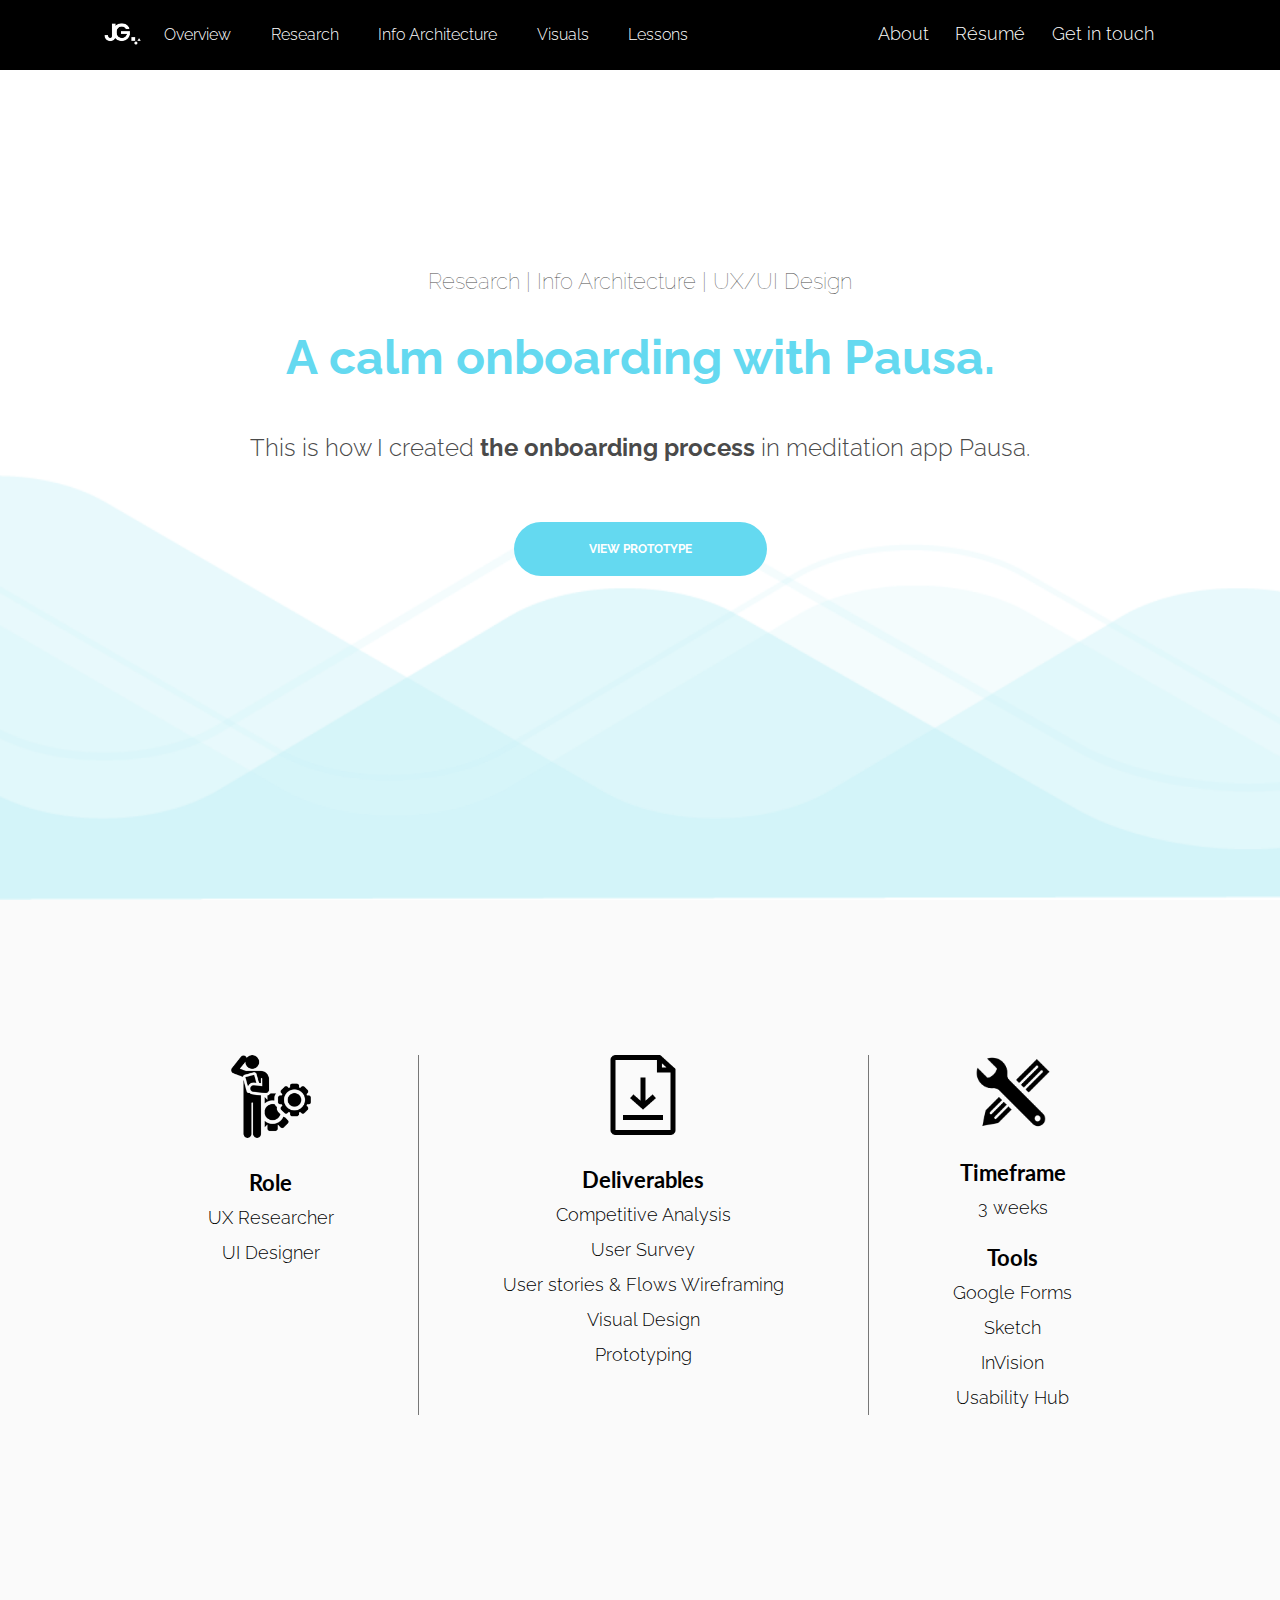
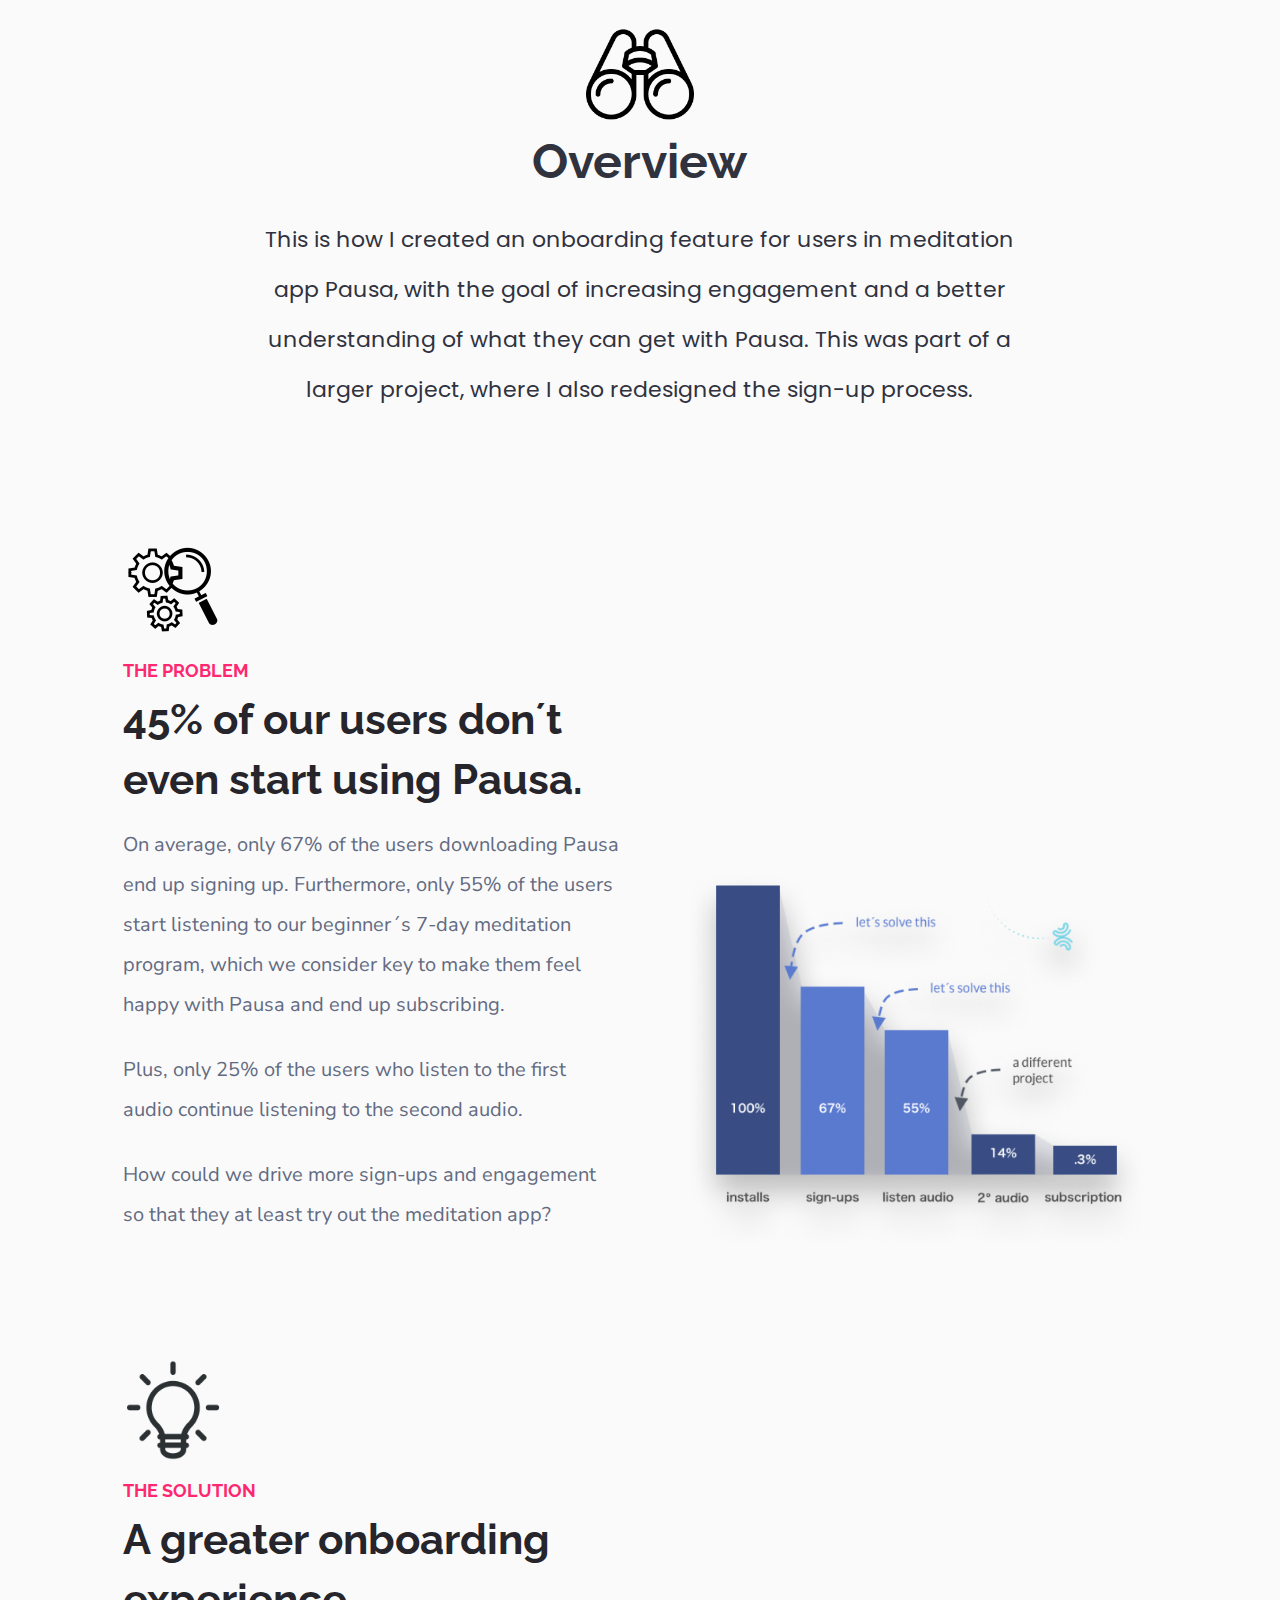
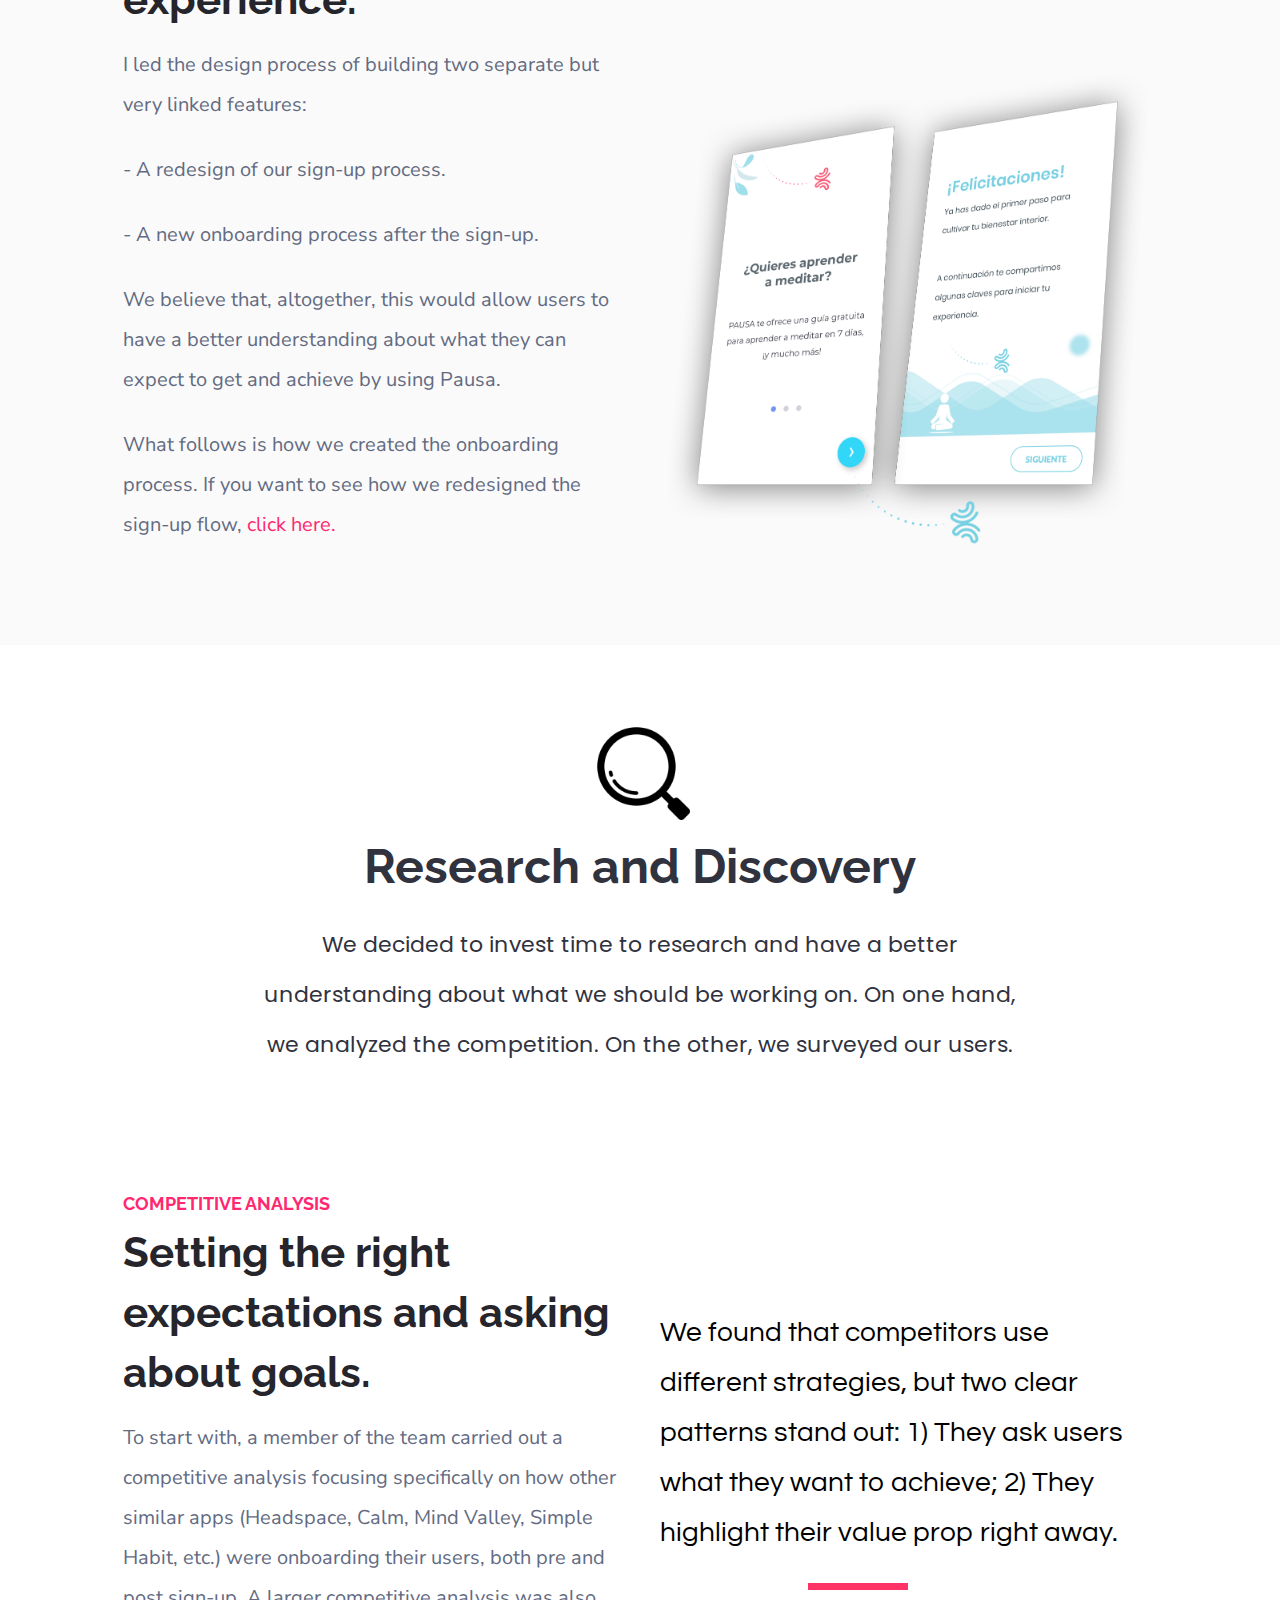
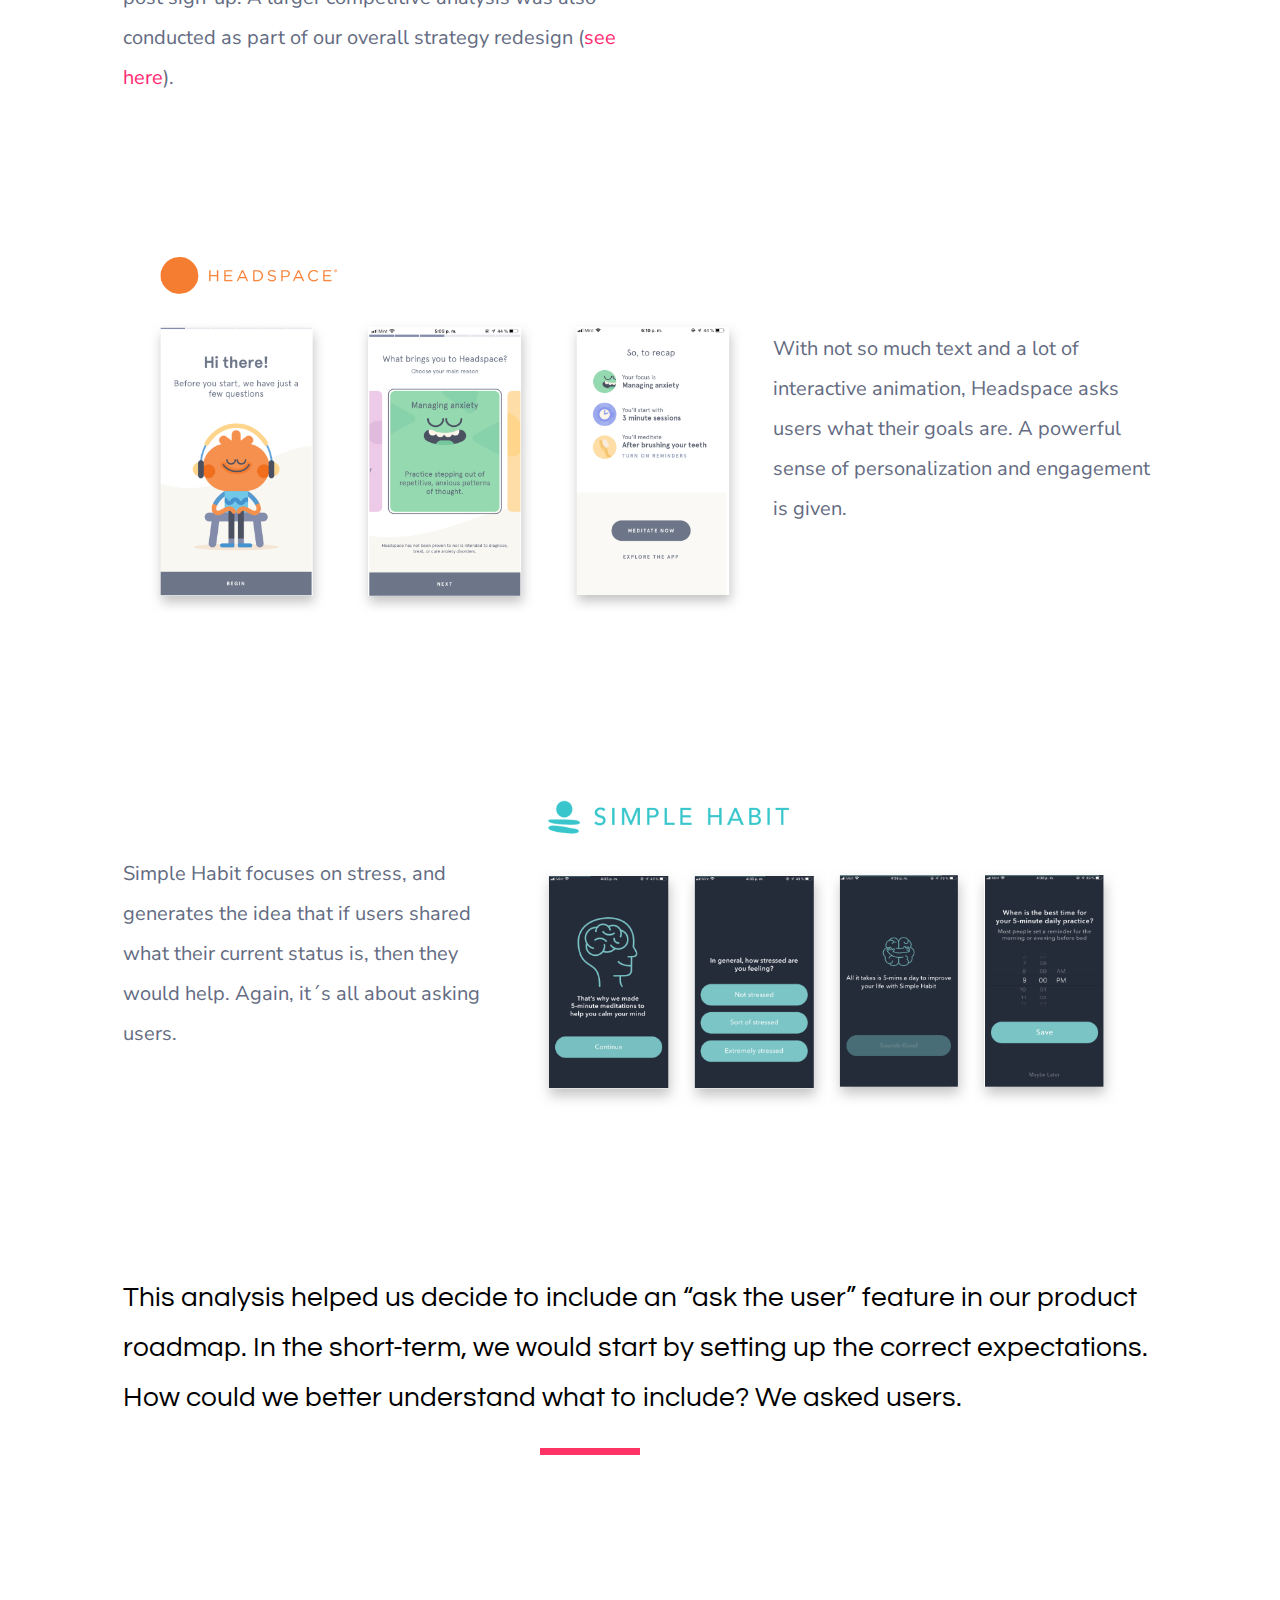
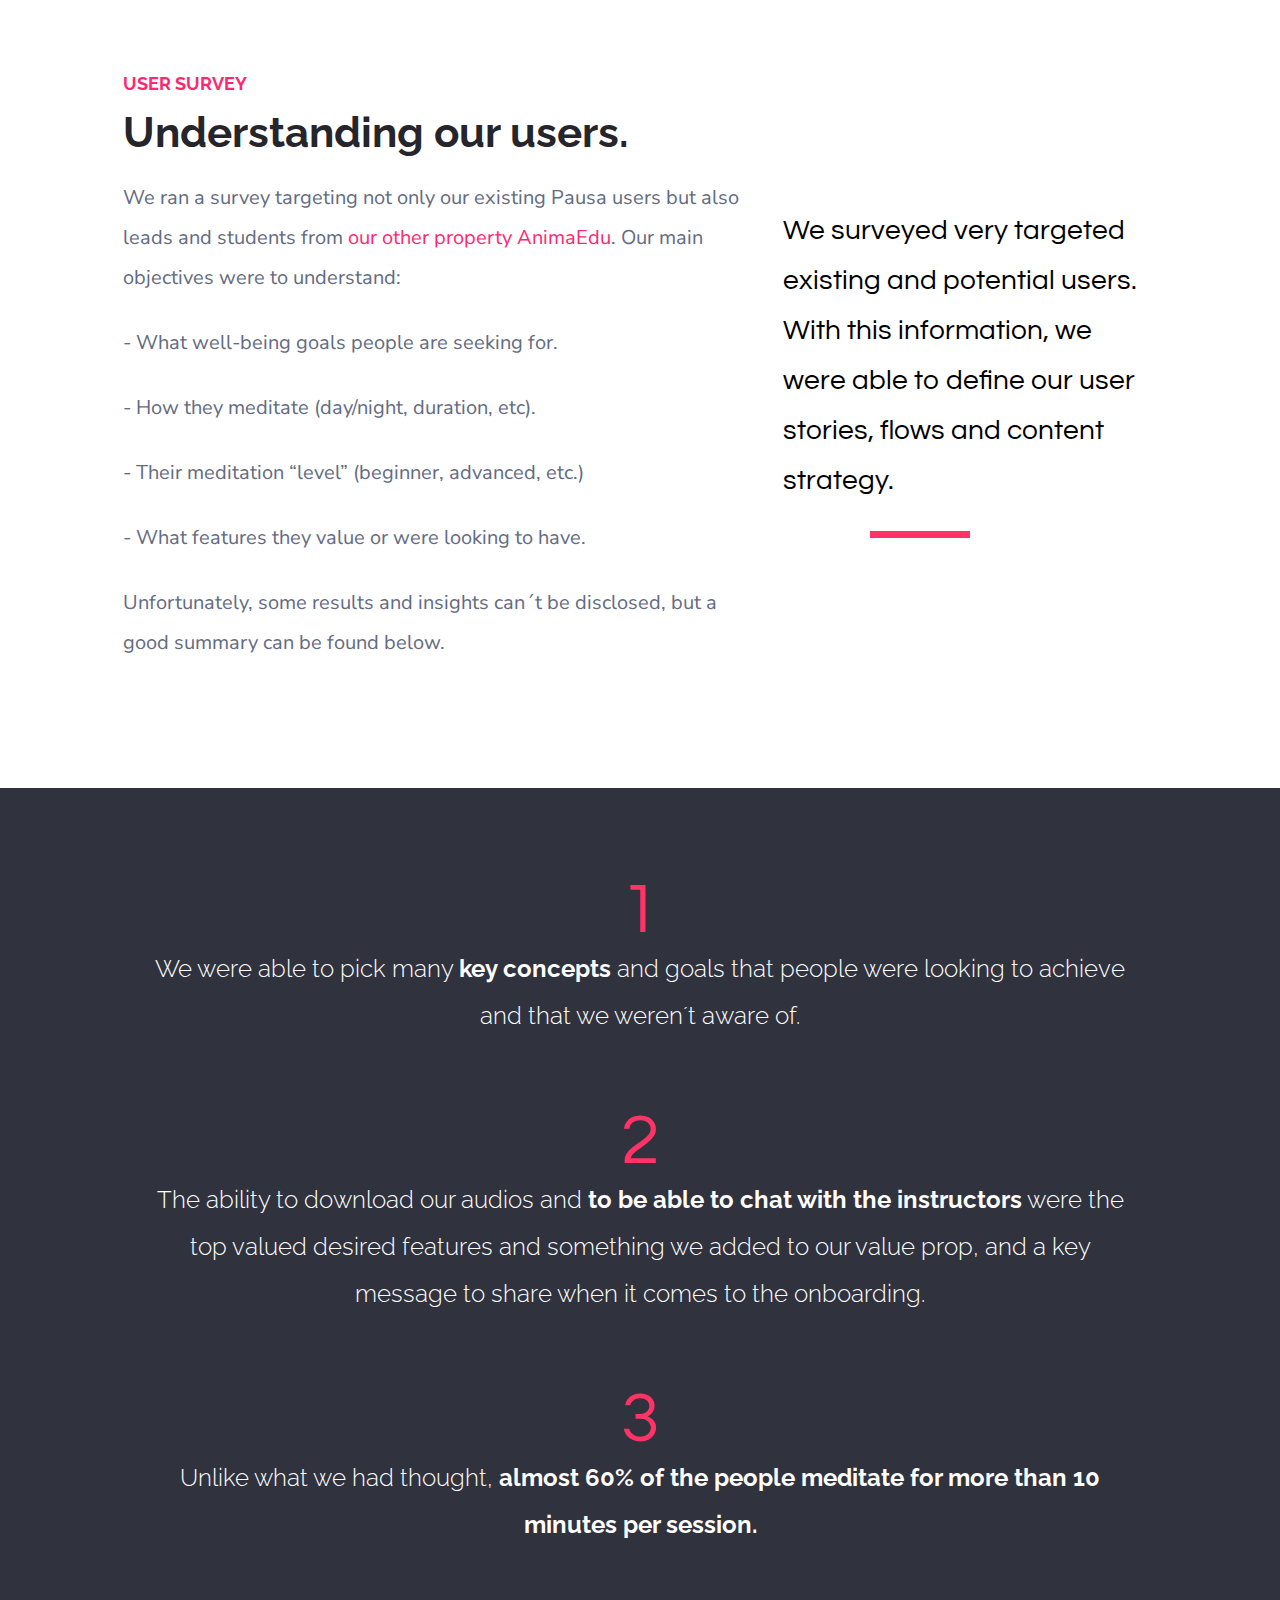
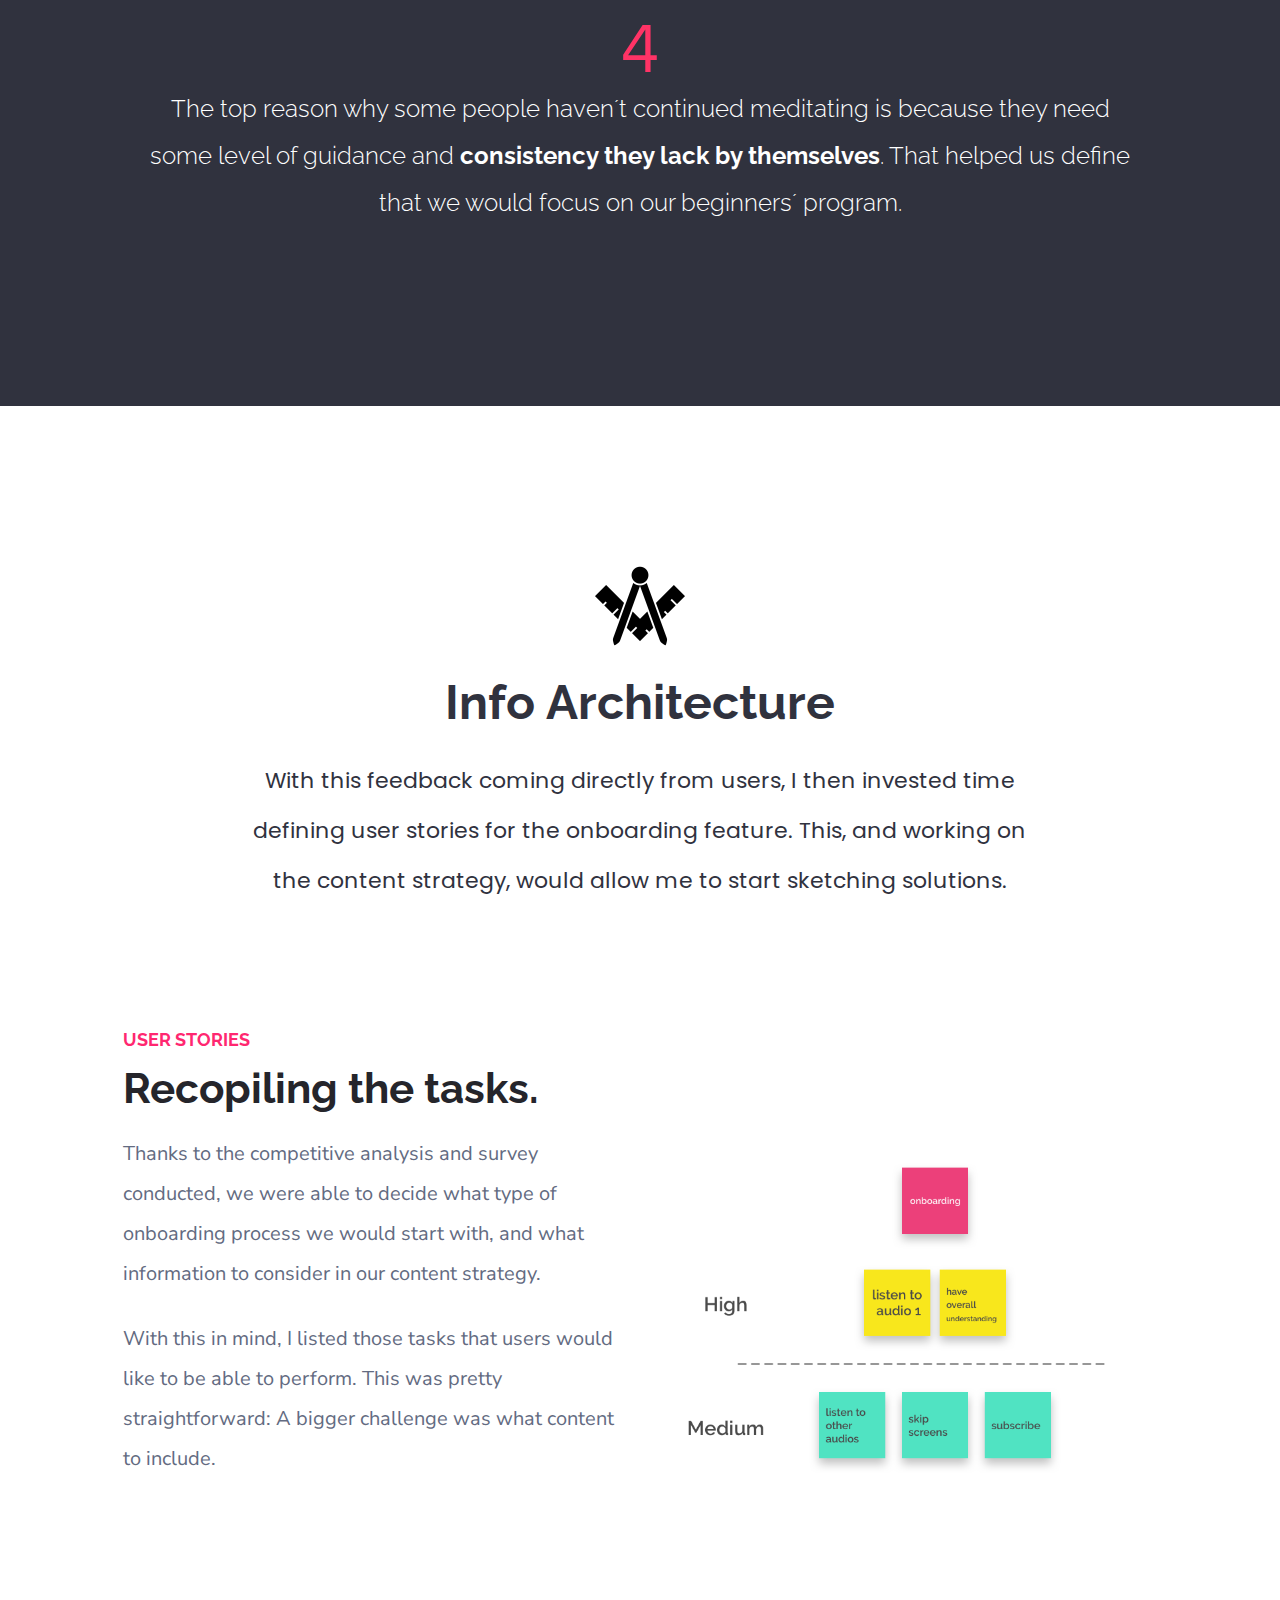
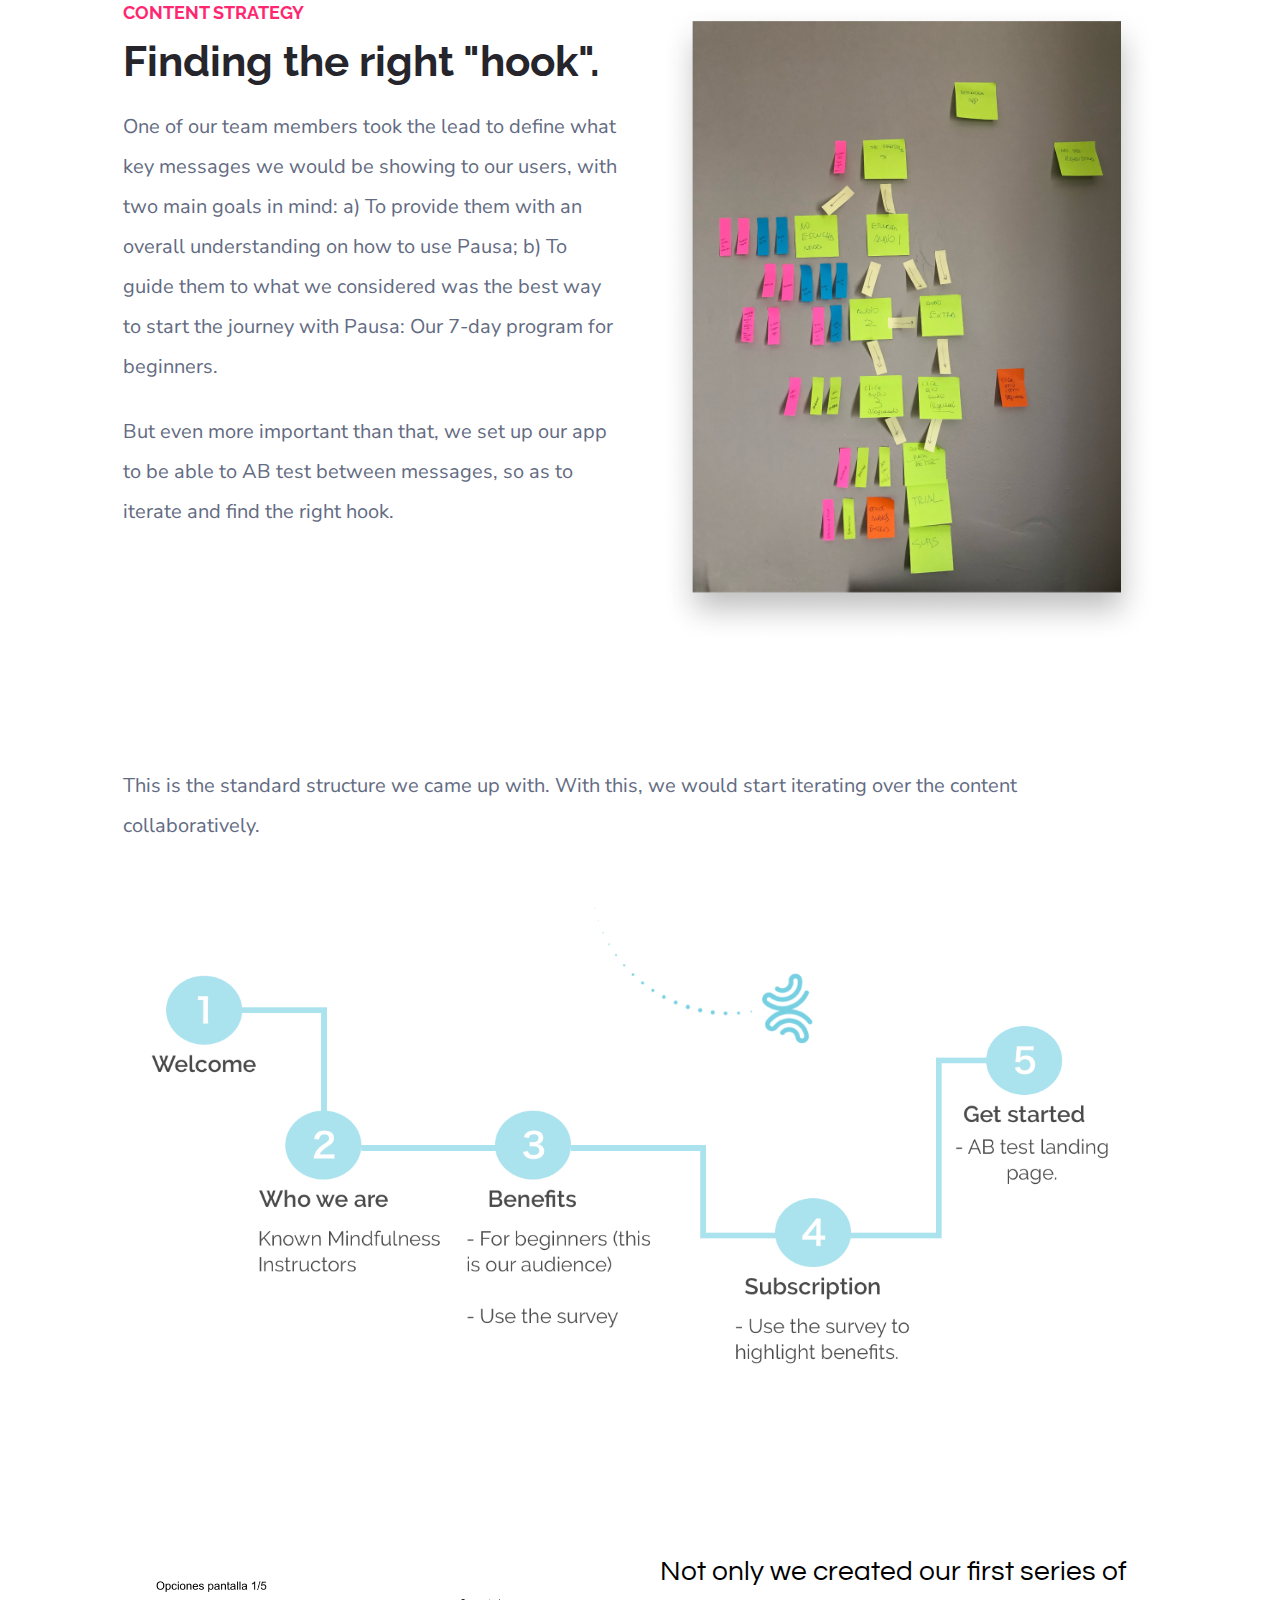
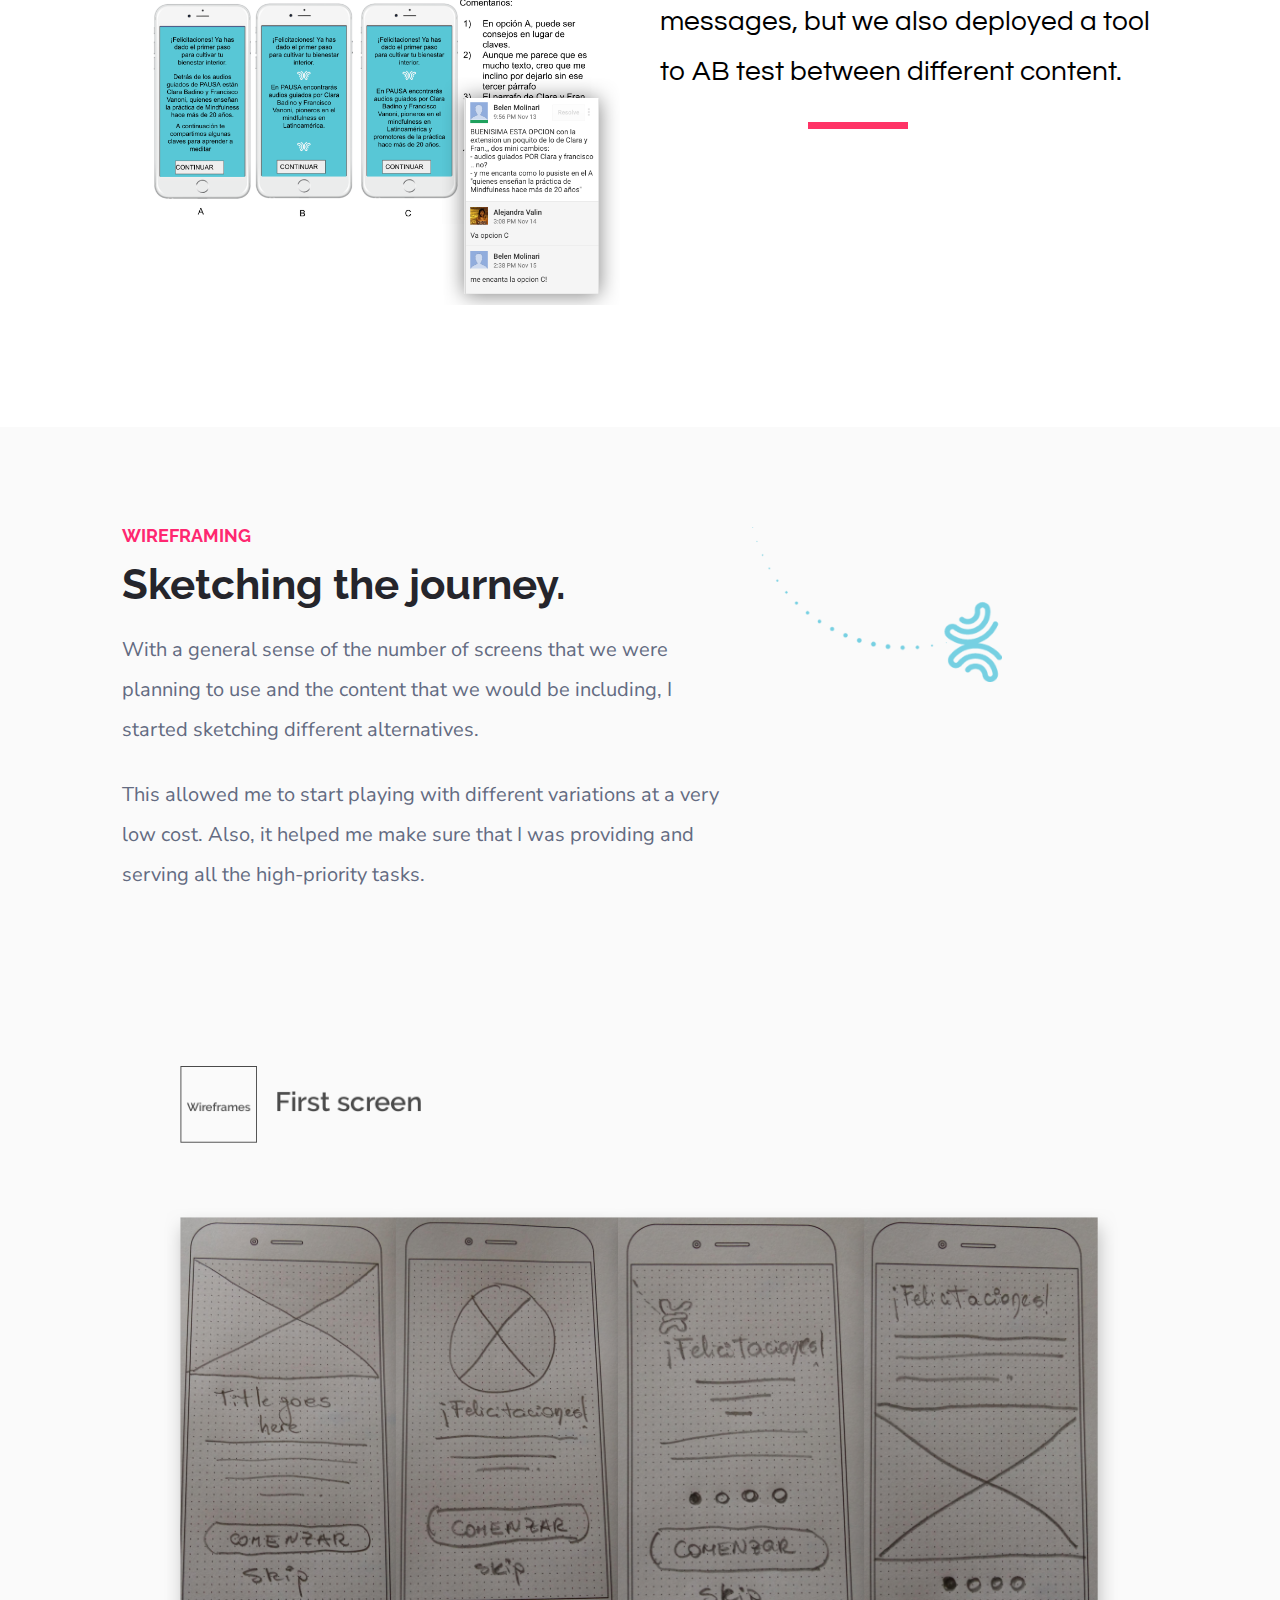
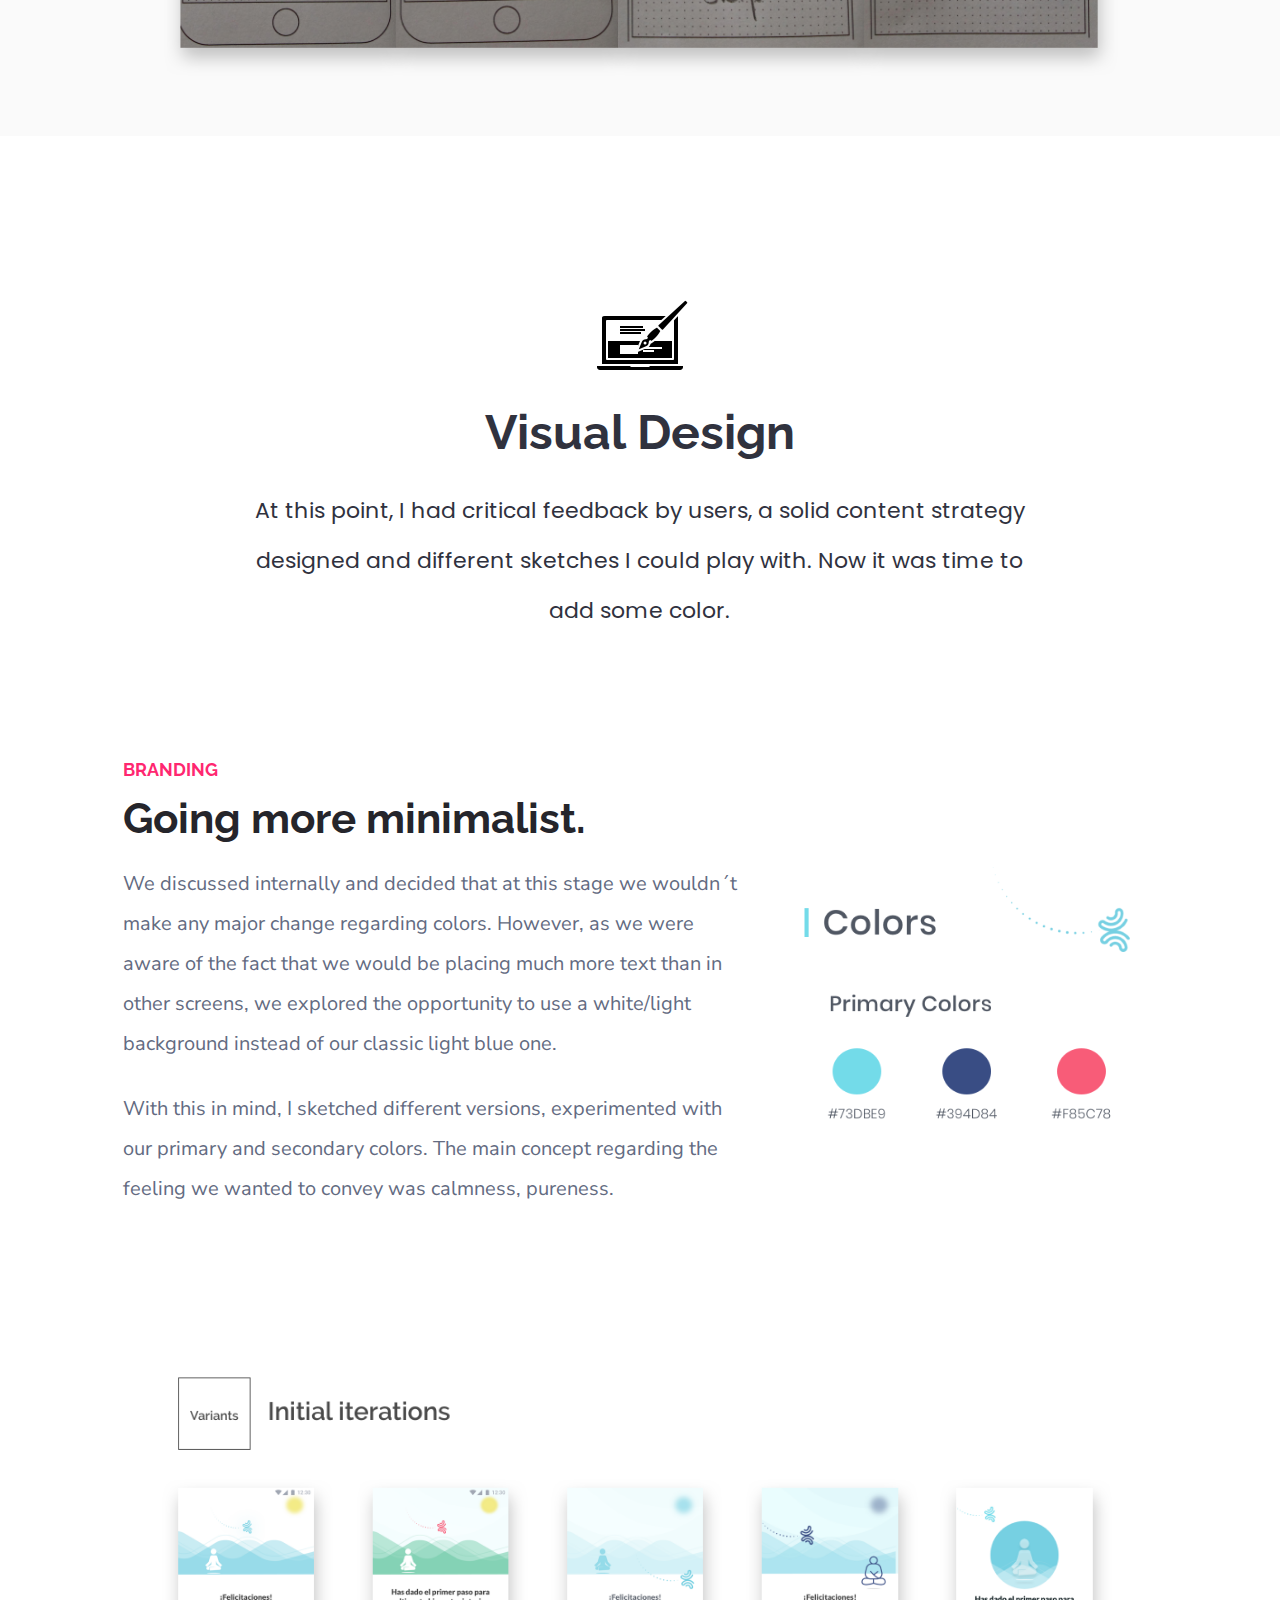
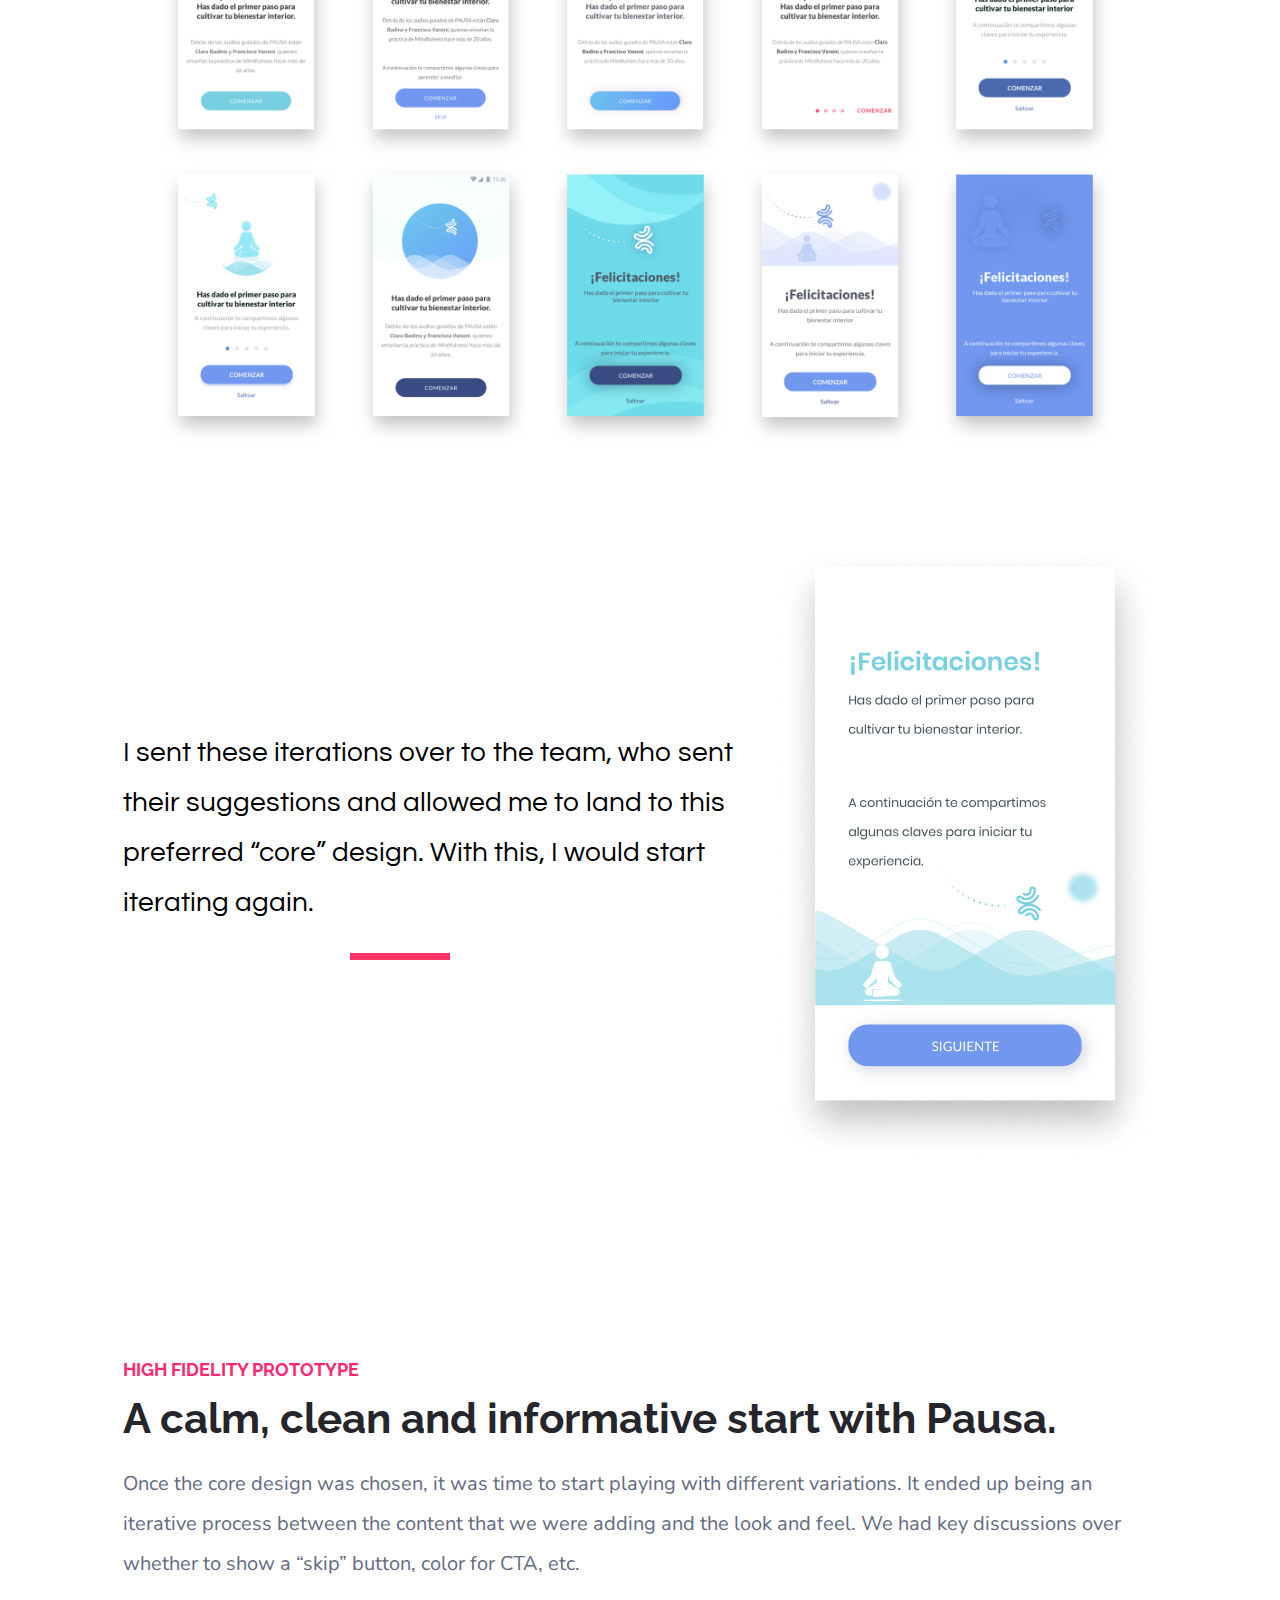
<file: pausa_onboarding.html>
<!DOCTYPE html>
<html lang="en" dir="ltr">
    <head profile="http://www.w3.org/2005/10/profile">
      <!-- Global site tag (gtag.js) - Google Analytics -->
      <script async src="https://www.googletagmanager.com/gtag/js?id=UA-134057084-1"></script>
      <script>
      window.dataLayer = window.dataLayer || [];
      function gtag(){dataLayer.push(arguments);}
      gtag('js', new Date());

      gtag('config', 'UA-134057084-1');
      </script>
    <meta name="viewport" content="width=device-width, initial-scale=1"> <!-- This is key to allowing Responsive Design occur online. -->
    <link rel="icon" type="image/png" href="img/favicon.png" />
    <link rel="stylesheet" type="text/css" href="css/reset.css">
    <!-- <link rel="stylesheet" type="text/css" href="css/style_post.css"> -->
    <link rel="stylesheet" type="text/css" href="css/flex.css">
    <link rel="stylesheet" type="text/css" href="css/hamburger.css">
    <link rel="stylesheet" type="text/css" href="css/post_main.css">
    <link rel="stylesheet" type="text/css" href="css/post_mobile.css">
    <link rel="stylesheet" type="text/css" href="css/pausa_onboarding_add.css">

    <style>


  </style>
    <link href="https://fonts.googleapis.com/css?family=Open+Sans|Roboto:300,400,500" rel="stylesheet">
    <link href="https://fonts.googleapis.com/css?family=Lato|Nunito+Sans|Poppins|Questrial|Raleway:200,300,400,500,600,700,800,900" rel="stylesheet">
    <link rel="stylesheet" href="https://cdnjs.cloudflare.com/ajax/libs/font-awesome/4.7.0/css/font-awesome.min.css">
    <link rel="shortcut icon" href="http://juliangenoud.com/img/favicon.png" />
    <meta charset="utf-8">
    <title>Julián Genoud</title>
    <script src="js/hamburger_menu.js"></script>
  </head>
  <body>
    <header>
      <!-- This is the desktop menu -->
      <ul class="flex-container">
        <li class="logo desktop">
          <a href="index.html"><img src="img/logo_bw.png" style="height: 5rem; padding-top: 1.5rem; margin-right: 2rem;"></a>
       </li>
        <li class="menu_item desktop"><a href="#overview">Overview</a></li>
        <li class="menu_item desktop"><a href="#research">Research</a></li>
        <li class="menu_item desktop"><a href="#architecture">Info Architecture</a></li>
        <li class="menu_item desktop"><a href="#visuals">Visuals</a></li>
        <li class="menu_item push desktop"><a href="#lessons">Lessons</a></li>
        <li class="menu_item1 desktop"><a href="about.html">About</a></li>
        <li class="menu_item1 desktop"><a href="cv/CV_JulianGenoud.pdf" target="_blank">Résumé</a></li>
        <li class="menu_item1 desktop"><a href="mailto:juliangenoud@gmail.com">Get in touch</a></li>
        </ul>

        <!-- This is the mobile menu -->
        <div class="hamburger_menu mobile tablet" onclick="myHamb(this)">
          <div class="hamb_menu">
            <div class="bar1"></div>
            <div class="bar2"></div>
            <div class="bar3"></div>
          </div>
        <ul class="mobile_menu">
            <li class="logo_mobile"><a href="index.html"><img src="img/logo_8.png"></a></li>
            <li class="mobile_item"><a href="index.html">Home</a></li>
            <li class="mobile_item"><a href="about.html">About me</a></li>
            <li class="mobile_item"><a href="cv/CV_JulianGenoud.pdf" target="_blank">Résumé</a></li>
            <li class="mobile_item"><a href="mailto:juliangenoud@gmail.com">Get in touch</a></li>
          <div class="mobile_dec"></div>
        </ul>
      </div>
    </header>

    <!-- This is the hero section -->
    <section class="container">
      <section class="hero">
        <span class="roles">Research | Info Architecture | UX/UI Design</span>
        <h1>A calm onboarding with Pausa.</h1>
        <h2>This is how I created <span style="font-weight:bold">the onboarding process</span> in meditation app Pausa.</h2>
        <div class="button"><a class="cta-button light-blue" href="#section_download">VIEW PROTOTYPE</a></div>
      </section>

      <!-- This is the Overview. It contains a short summary of the roles, the problem to solve and the solution -->
      <section class="overview" id="overview">
        <div class="role">
          <div class="nut_list">
            <img src="img/problem.png" style="width: 8rem; margin-bottom: 2.5rem;">
            <ul>
              <li class="nut_title">Role<li>
              <li class="nut_desc">UX Researcher<li>
              <li class="nut_desc">UI Designer<li>
            </ul>
          </div>
          <div class="nut_list list_center">
            <img src="img/deliverables_icon.png" style="width: 8rem; margin-bottom: 2.5rem;">
            <ul>
              <li class="nut_title">Deliverables<li>
              <li class="nut_desc">Competitive Analysis<li>
              <li class="nut_desc">User Survey<li>
              <li class="nut_desc">User stories & Flows Wireframing<li>
              <li class="nut_desc">Visual Design<li>
              <li class="nut_desc">Prototyping<li>
            </ul>
          </div>
          <div class="nut_list">
            <img src="img/tools_icon.png" style="width: 8rem; margin-bottom: 2.5rem;">
            <ul>
              <li class="nut_title">Timeframe<li>
              <li class="nut_desc">3 weeks<li>
              <li class="nut_title" style="margin-top: 1.5rem;">Tools<li>
              <li class="nut_desc">Google Forms<li>
              <li class="nut_desc">Sketch<li>
              <li class="nut_desc">InVision<li>
              <li class="nut_desc">Usability Hub<li>
            </ul>
          </div>
          </div>
        <div class="overview_intro">
            <img src="img/overview.png">
            <h1>Overview</h1>
            <p class="intro">This is how I created an onboarding feature for users in meditation app Pausa, with the goal of increasing engagement and a better understanding of what they can get with Pausa. This was part of a larger project, where I also redesigned the sign-up process.</p>
        </div>
        <div class="problem_info">
          <img src="img/problem_icon1.png" style="width: 100px; margin-bottom: 20px;">
          <h3>THE PROBLEM</h3>
          <h2>45% of our users don´t even start using Pausa.</h2>
          <p>On average, only 67% of the users downloading Pausa end up signing up. Furthermore, only 55% of the users start listening to our beginner´s 7-day meditation program, which we consider key to make them feel happy with Pausa and end up subscribing.</p>
          <p>Plus, only 25% of the users who listen to the first audio continue listening to the second audio.</p>
          <p>How could we drive more sign-ups and engagement so that they at least try out the meditation app?</p>
        </div>
        <div class="img_problem">
          <img src="img/pausa/graph_before.png">
        </div>

        <div class="solution_info">
          <img src="img/solution_icon.png" style="width: 100px; margin-bottom: 20px;">
          <h3>THE SOLUTION</h3>
          <h2>A greater onboarding experience.</h2>
          <p>I led the design process of building two separate but very linked features:</p>
          <p>- A redesign of our sign-up process.</p>
          <p>- A new onboarding process after the sign-up.</p>
          <p>We believe that, altogether, this would allow users to have a better understanding about what they can expect to get and achieve by using Pausa.</p>
          <p>What follows is how we created the onboarding process. If you want to see how we redesigned the sign-up flow, <a href="pausa_signup.html">click here.</a></p>
        </div>
        <div class="img_solution">
          <img src="img/pausa/pausa.png">
        </div>
      </section>

      <!-- This is the Research section -->
      <section class="research" id="research">
        <div class="research_intro">
          <img src="img/research_icon.png" style="width: 100px; margin-bottom: 20px;">
          <h1>Research and Discovery</h1>
          <p class="intro">We decided to invest time to research and have a better understanding about what we should be working on. On one hand, we analyzed the competition. On the other, we surveyed our users.</p>
        </div>

        <!-- Here starts the competitive analysis  -->
        <div class="competitive_desc">
          <h3>COMPETITIVE ANALYSIS</h3>
          <h2>Setting the right expectations and asking about goals.</h2>
          <p>To start with, a member of the team carried out a competitive analysis focusing specifically on how other similar apps (Headspace, Calm, Mind Valley, Simple Habit, etc.) were onboarding their users, both pre and post sign-up. A larger competitive analysis was also conducted as part of our overall strategy redesign (<a href="">see here</a>).</p>
        </div>
        <div class="competitive_block">
          <div>
          <p class="blockquote">We found that competitors use different strategies, but two clear patterns stand out: 1) They ask users what they want to achieve; 2) They highlight their value prop right away.</p>
          <div class="blockquote_line center"></div>
          </div>
        </div>
        <div class="competitive-case1">
          <div>
          <img src="img/pausa/pausa2_headspace.png" class="img_competitive">
          </div>
          <p>With not so much text and a lot of interactive animation, Headspace asks users what their goals are. A powerful sense of personalization and engagement is given.</p>
        </div>
        <div class="competitive-case2">
          <p>Simple Habit focuses on stress, and generates the idea that if users shared what their current status is, then they would help. Again, it´s all about asking users.</p>
          <div>
          <img src="img/pausa/pausa2_simplehabit.png" class="img_competitive">
          </div>
        </div>
        <div class="conclusion">
          <div>
          <p class="blockquote">This analysis helped us decide to include an “ask the user” feature in our product roadmap. In the short-term, we would start by setting up the correct expectations. How could we better understand what to include? We asked users.</p>
          <div class="blockquote_line center"></div>
          </div>
        </div>

        <!-- The survey starts here  -->
        <div class="survey_desc">
            <h3>USER SURVEY</h3>
            <h2>Understanding our users.</h2>
            <p>We ran a survey targeting not only our existing Pausa users but also leads and students from <a href="http://animaedu.com">our other property AnimaEdu</a>. Our main objectives were to understand:</p>
            <p>- What well-being goals people are seeking for.</p>
            <p>- How they meditate (day/night, duration, etc).</p>
            <p>- Their meditation “level” (beginner, advanced, etc.)</p>
            <p>- What features they value or were looking to have.</p>
            <p>Unfortunately, some results and insights can´t be disclosed, but a good summary can be found below.</p>
        </div>
        <div class="survey_block">
            <div>
            <p class="blockquote">We surveyed very targeted existing and potential users. With this information, we were able to define our user stories, flows and content strategy.</p>
            <div class="blockquote_line center"></div>
            </div>
        </div>

        <!-- I include main insights (in numbers or graphs)  -->
        <div class="survey_insight">
            <ul>
              <li class="number">1</li>
              <li class="space_li">We were able to pick many <span style="font-weight:bold">key concepts</span> and goals that people were looking to achieve and that we weren´t aware of.</li>
              <li class="number">2</li>
              <li class="space_li">The ability to download our audios and <span style="font-weight:bold">to be able to chat with the instructors</span> were the top valued desired features and something we added to our value prop, and a key message to share when it comes to the onboarding.</li>
              <li class="number">3</li>
              <li class="space_li">Unlike what we had thought, <span style="font-weight:bold">almost 60% of the people meditate for more than 10 minutes per session.</span></li>
              <li class="number">4</li>
              <li class="space_li">The top reason why some people haven´t continued meditating is because they need some level of guidance and <span style="font-weight:bold">consistency they lack by themselves</span>. That helped us define that we would focus on our beginners´ program.</li>
            </ul>
        </div>
    </section>

    <!-- Info Architecture section  -->
    <section class="info_architecture" id="architecture">
      <div class="info_architecture_intro">
        <img src="img/info_architecture.png" style="width: 100px; margin-bottom: 20px;">
        <h1>Info Architecture</h1>
        <p class="intro">With this feedback coming directly from users, I then invested time defining user stories for the onboarding feature. This, and working on the content strategy, would allow me to start sketching solutions.</p>
      </div>
      <div class="user_story">
          <h3>USER STORIES</h3>
          <h2>Recopiling the tasks.</h2>
          <p>Thanks to the competitive analysis and survey conducted, we were able to decide what type of onboarding process we would start with, and what information to consider in our content strategy.</p>
          <p>With this in mind, I listed those tasks that users would like to be able to perform. This was pretty straightforward: A bigger challenge was what content to include.</p>
      </div>
      <div class="user_story_img">
          <img src="img/pausa/pausa2_user_story.png" style="width: 100%;">
      </div>
      <div class="content_strategy">
          <h3>CONTENT STRATEGY</h3>
          <h2>Finding the right "hook".</h2>
          <p>One of our team members took the lead to define what key messages we would be showing to our users, with two main goals in mind: a) To provide them with an overall understanding on how to use Pausa; b) To guide them to what we considered was the best way to start the journey with Pausa: Our 7-day program for beginners.</p>
          <p>But even more important than that, we set up our app to be able to AB test between messages, so as to iterate and find the right hook.</p>
      </div>
      <div class="img_content_strategy">
          <img src="img/pausa/pausa_content.png" class="img_cs1">
      </div>
      <div class="content_strategy_2">
          <img src="img/pausa/pausa2_content_strategy.png" class="cs_img">
      </div>
      <div class="content_strategy_2_block">
          <div>
          <p class="blockquote">Not only we created our first series of messages, but we also deployed a tool to AB test between different content.</p>
          <div class="blockquote_line center"></div>
          </div>
      </div>
      <div class="content_strategy_2_path">
          <p>This is the standard structure we came up with. With this, we would start iterating over the content collaboratively.</p>
          <img src="img/pausa/pausa2_content_strategy3.png">
      </div>
      <div class="wireframes">
        <div class="wireframes_desc">
            <h3>WIREFRAMING</h3>
            <h2>Sketching the journey.</h2>
            <p>With a general sense of the number of screens that we were planning to use and the content that we would be including, I started sketching different alternatives.</p>
            <p>This allowed me to start playing with different variations at a very low cost. Also, it helped me make sure that I was providing and serving all the high-priority tasks.</p>
        </div>
        <div class="wireframes_img">
            <img src="img/pausa/mariposas.png" style="width: 250px; margin-bottom: 20px;">
        </div>
        <div class="wireframes_pic">
            <img src="img/pausa/pausa2_wireframes.png" style="width:100%;">
        </div>
      </div>
    </section>

    <!-- Here starts the Visuals section  -->
    <section class="visuals" id="visuals">
      <div class="visuals_intro">
          <img src="img/design_icon.png" style="width: 100px; margin-bottom: 20px;">
          <h1>Visual Design</h1>
          <p class="intro">At this point, I had critical feedback by users, a solid content strategy designed and different sketches I could play with. Now it was time to add some color.</p>
      </div>
      <div class="branding">
          <h3>BRANDING</h3>
          <h2>Going more minimalist.</h2>
          <p>We discussed internally and decided that at this stage we wouldn´t make any major change regarding colors. However, as we were aware of the fact that we would be placing much more text than in other screens, we explored the opportunity to use a white/light background instead of our classic light blue one.</p>
          <p>With this in mind, I sketched different versions, experimented with our primary and secondary colors. The main concept regarding the feeling we wanted to convey was calmness, pureness.</p>
      </div>
      <div class="branding_block">
          <img src="img/pausa/pausa_style_guide.png">
      </div>
      <div class="branding_img">
          <img src="img/pausa/pausa2_hi-fi_iteration_1.png" style="width:100%;">
      </div>
      <div class="branding_img_2">
          <div>
          <p class="blockquote">I sent these iterations over to the team, who sent their suggestions and allowed me to land to this preferred “core” design. With this, I would start iterating again.</p>
          <div class="blockquote_line center"></div>
          </div>
          <img src="img/pausa/pv4_screen1.png">
      </div>
      <div class="hifi">
            <h3>HIGH FIDELITY PROTOTYPE</h3>
            <h2>A calm, clean and informative start with Pausa.</h2>
            <p>Once the core design was chosen, it was time to start playing with different variations. It ended up being an iterative process between the content that we were adding and the look and feel. We had key discussions over whether to show a “skip” button, color for CTA, etc.</p>
            <p>Below you can see how the finalized flows and screens looked like, as well as some iterations made throughout the process.</p>
            <div class="btn_link"><a href="https://drive.google.com/open?id=1mfCsiMBJBeGJM4ghT2931v06cBMt1sH6" target="_blank" class="cta-secondary">VIEW ALL SCREENS</a></div>
            <img src="img/pausa/pausa2_hi-fi_2.png" class="img_hifi">
        </div>
        <div class="hifi_2">
            <p>I essentially played with different types of buttons and colors for the CTA. While leaving the sliders with no Next/Back buttons would give us more space, given our not-so-savvy audience we decided to include visible, simple and intuitive buttons.</p>
        </div>
        <div class="img_hifi_2">
            <img src="img/pausa/pv6_screen3.png">
        </div>
        <div class="hifi_flow">
            <p>You can see here the complete flow, once a user signs up. They are taken through 5 screens that explain what they will find in Pausa, who the people involved are, and what they would get if they subscribe. After that, they are taken to the "7-day meditation program" screen.</p>
            <p>It´s very important to highlight again that we set up the ability to AB test with the text and elements shown in those screens.</p>
            <img src="img/pausa/pausa2_flow_screens_new.png" style="width: 100%; margin-bottom: 2rem;">
        </div>
    </section>

    <!-- Results section. This section may or may not be present, depending on the project.  -->
    <section class="results">
        <div class="kpis">
            <h3>RESULTS AND IMPACT</h3>
            <h2>2x more users listening the second audio.</h2>
            <p>While the percentage of users listening to the first audio of our basic meditation program remained the same, two things are worth noticing:</p>
            <p>- The number of users listening to the second audio increased dramatically (2x). We believe this was caused mainly by other important initiatives taken (e.g. sending push messages reminding them to start the second day of Pausa), which are tied to the overall strategy of onboarding them appropriately.</p>
            <p>- Other users might not start from the first audio of the beginners program. But instead, they would choose more advanced ones.</p>
        </div>
        <div class="img_kpis">
            <img src="img/pausa/pausa2_graph_after.png">
        </div>
    </section>

    <!-- Showing the Prototype again -->
    <section class="prototype">
        <div class="prototype_desc">
            <h1>Onboard yourself and start the journey.</h1>
            <h2>Test yourself the new onboarding. You can either sign in or sign up.</h2>
            <div class="button"><a class="cta-button light-blue" href="#section_download">VIEW PROTOTYPE</a></div>
      </div>
      <div class="prototype_pic">
            <img src="img/pausa/minimalist2_screen1.png" class="img_prototype">
      </div>
    </section>

    <!-- Lessons section -->
    <section class="lessons" id="lessons">
        <div class="lessons_intro">
        <img src="img/conclusions.png" style="width:10rem;">
        <h1>Lessons and further work</h1>
        <p>In these 3 weeks of intense work, we as a team had the opportunity to optimize key areas in Pausa. Not only did we create an onboarding process, but also we set up the machinery to AB test and find the most appealing messaging for our users. There are a few lessons and also a lot more we can and are planning to do:</p>
      </div>
      <div class="lessons_insights">
        <ul>
          <li class="lessons_number">1</li>
          <li class="lessons_tip">We are currently <span style="font-weight:bold">AB testing key messages</span>, using as the main KPI the percentage of users listening to at least one meditation. Key elements to be tested are: a) general benefits to highlight; b) subscription benefits to highlight; c) what screen to take users to after the onboarding</li>
          <li class="lessons_number">2</li>
          <li class="lessons_tip">Ideally, we would include <span style="font-weight:bold">a feature to ask users what their main goals are</span> and show them relevant content based on those goals. As we enlarge our audio offer, this is something we are planning to do.</li>
          <li class="lessons_number">3</li>
          <li class="lessons_tip"><span style="font-weight:bold">If I had more time,</span> I would have added animation to the screens, to make the experience more appealing. This is definitely something that can be worked on in the near future.</li>
        </ul>
      </div>
      </section>

      <!-- Here starts the See More section  -->
      <section class="see_more">
            <div class="more_project_1">
              <a href="pausa_signup.html">
                <div class="more_project_1_layer">
                    <img src="img/pausa.png">
                    <div>
                      <h2>Take time for a Pause</h2>
                      <p>This is how, after failing once, I redesigned the sign-up process for the meditation app Pausa.</p>
                    </div>
                </div>
              </a>
            </div>
            <div class="more_project_2">
              <a href="animaedu_upsell.html">
              <div class="more_project_2_layer">
                <div>
                  <h2>Discover your inner growth</h2>
                  <p>I increased overall revenue by 6% in AnimaEdu by creating a simple, yet effective and zero-risk cross-sell feature.</p>
                </div>
              </div>
              </a>
            </div>
      </section>

      <!-- footer  -->
      <section class="footer">
        <h1>Get in Touch!</h1>
        <h2>Have a challenge? Let´s talk: <a href="mailto:juliangenoud@gmail.com">juliangenoud@gmail.com</a></h2>
        <ul class="contact">
          <li><a href="mailto:juliangenoud@gmail.com"><img src="img/baseline_email_white_48dp.png" class="size"></a></li>
          <li><a href="https://www.linkedin.com/in/juliangenoud/" target="_blank"><img src="img/In-White-48px-TM.png" class="size"></a></li>
        </ul>
      </section>
    </section>
  </body>
</html>
</file>
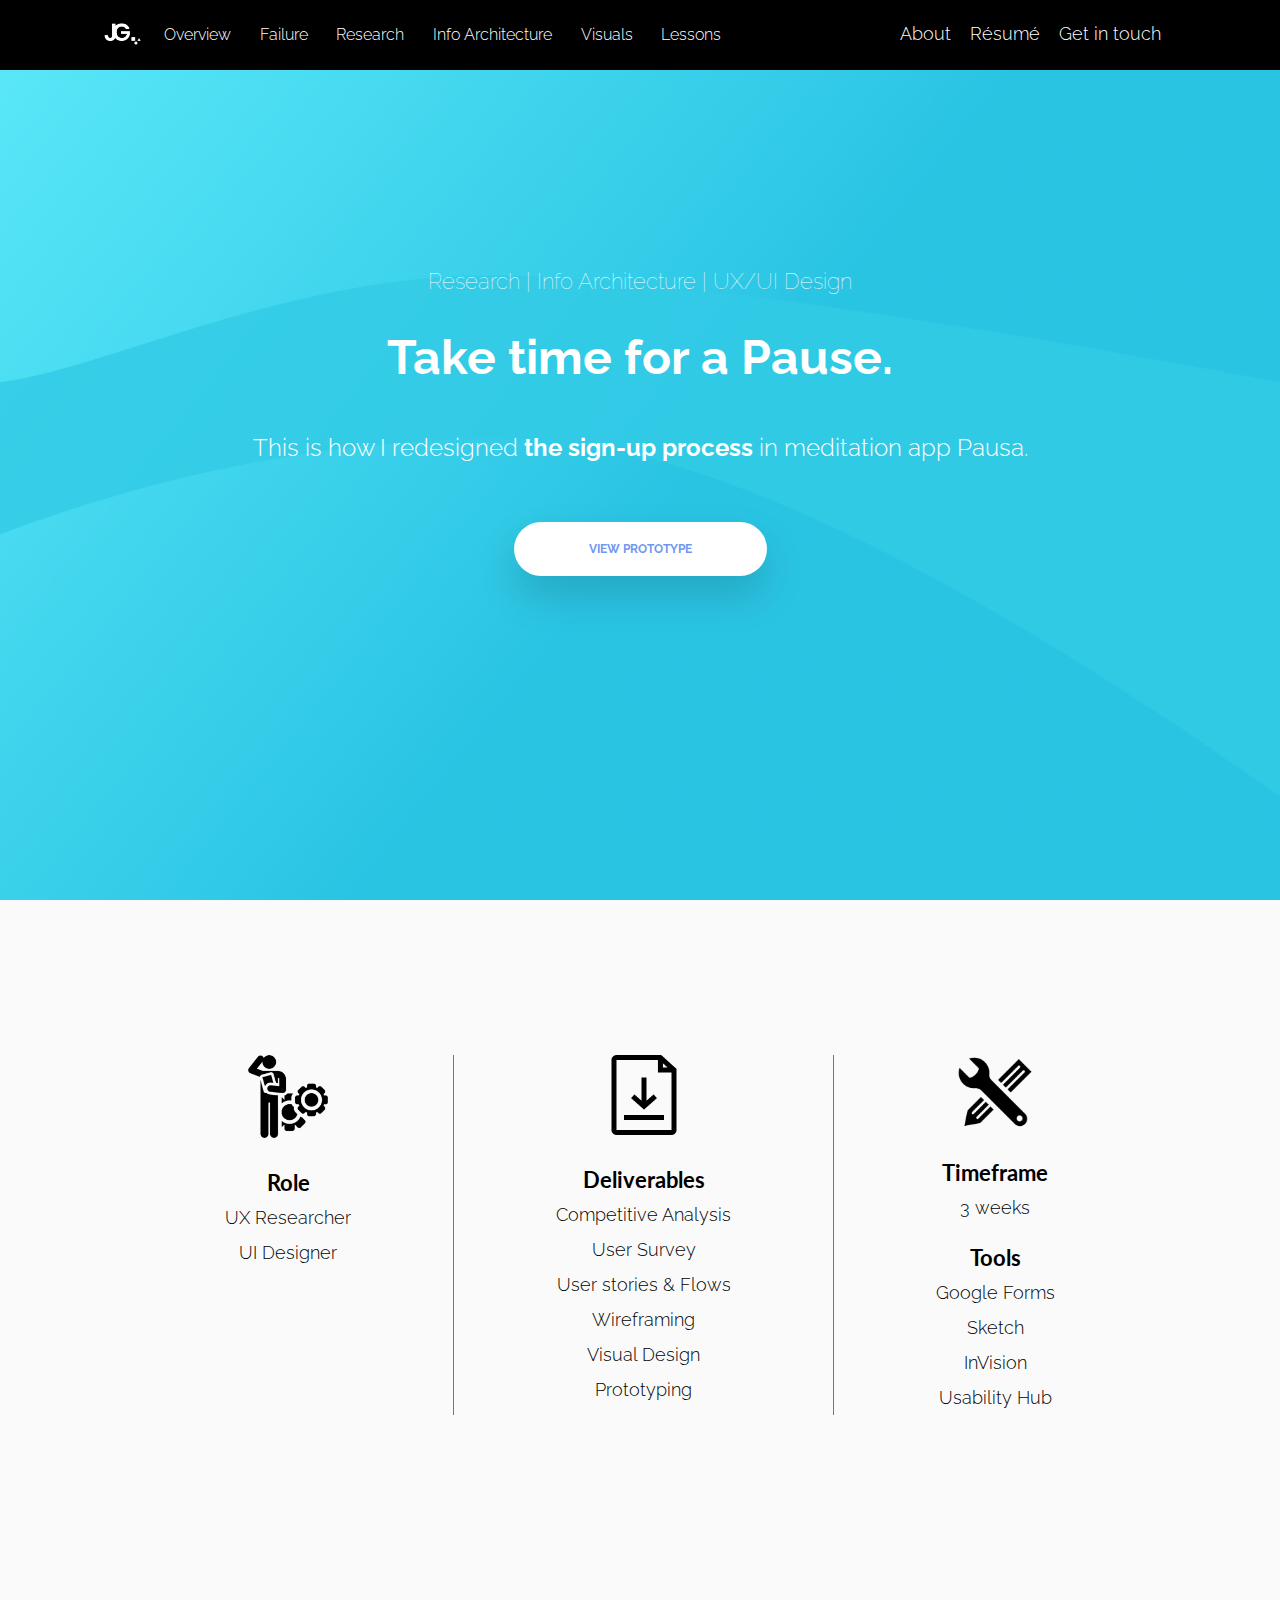
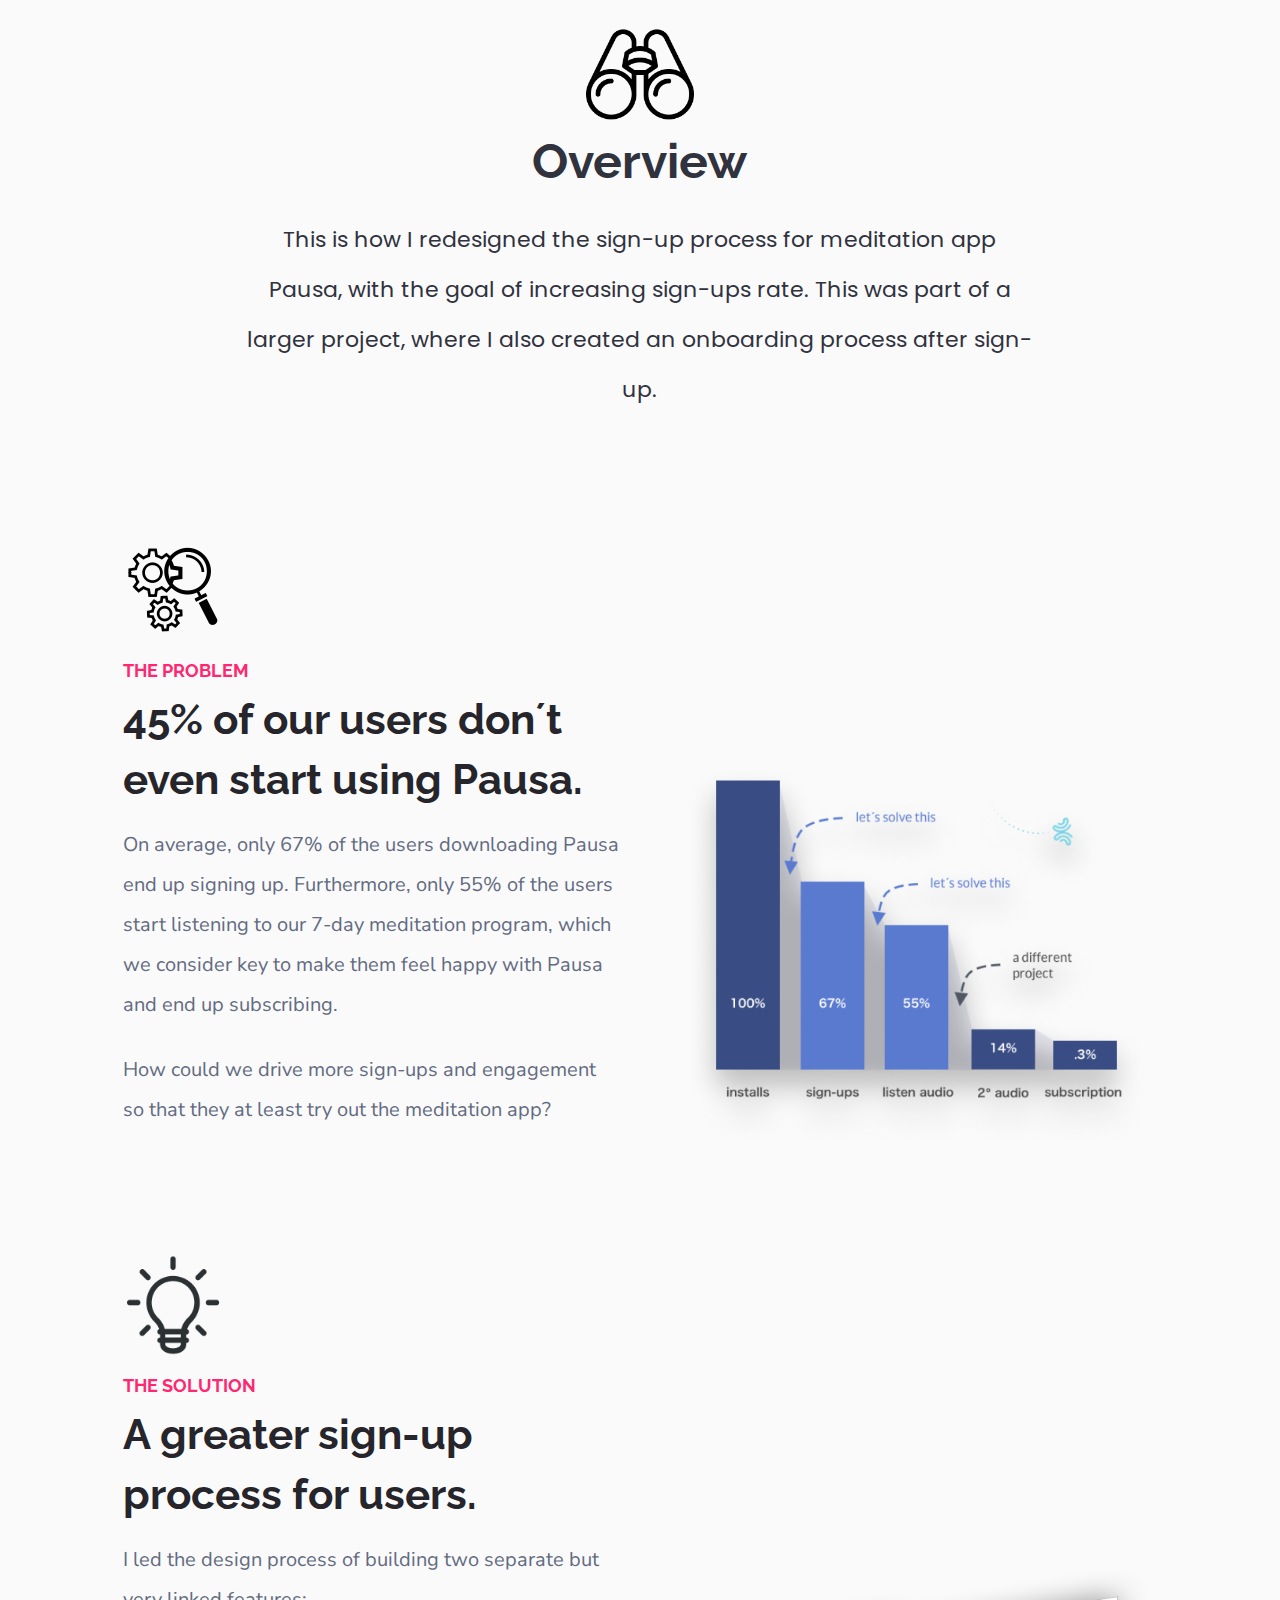
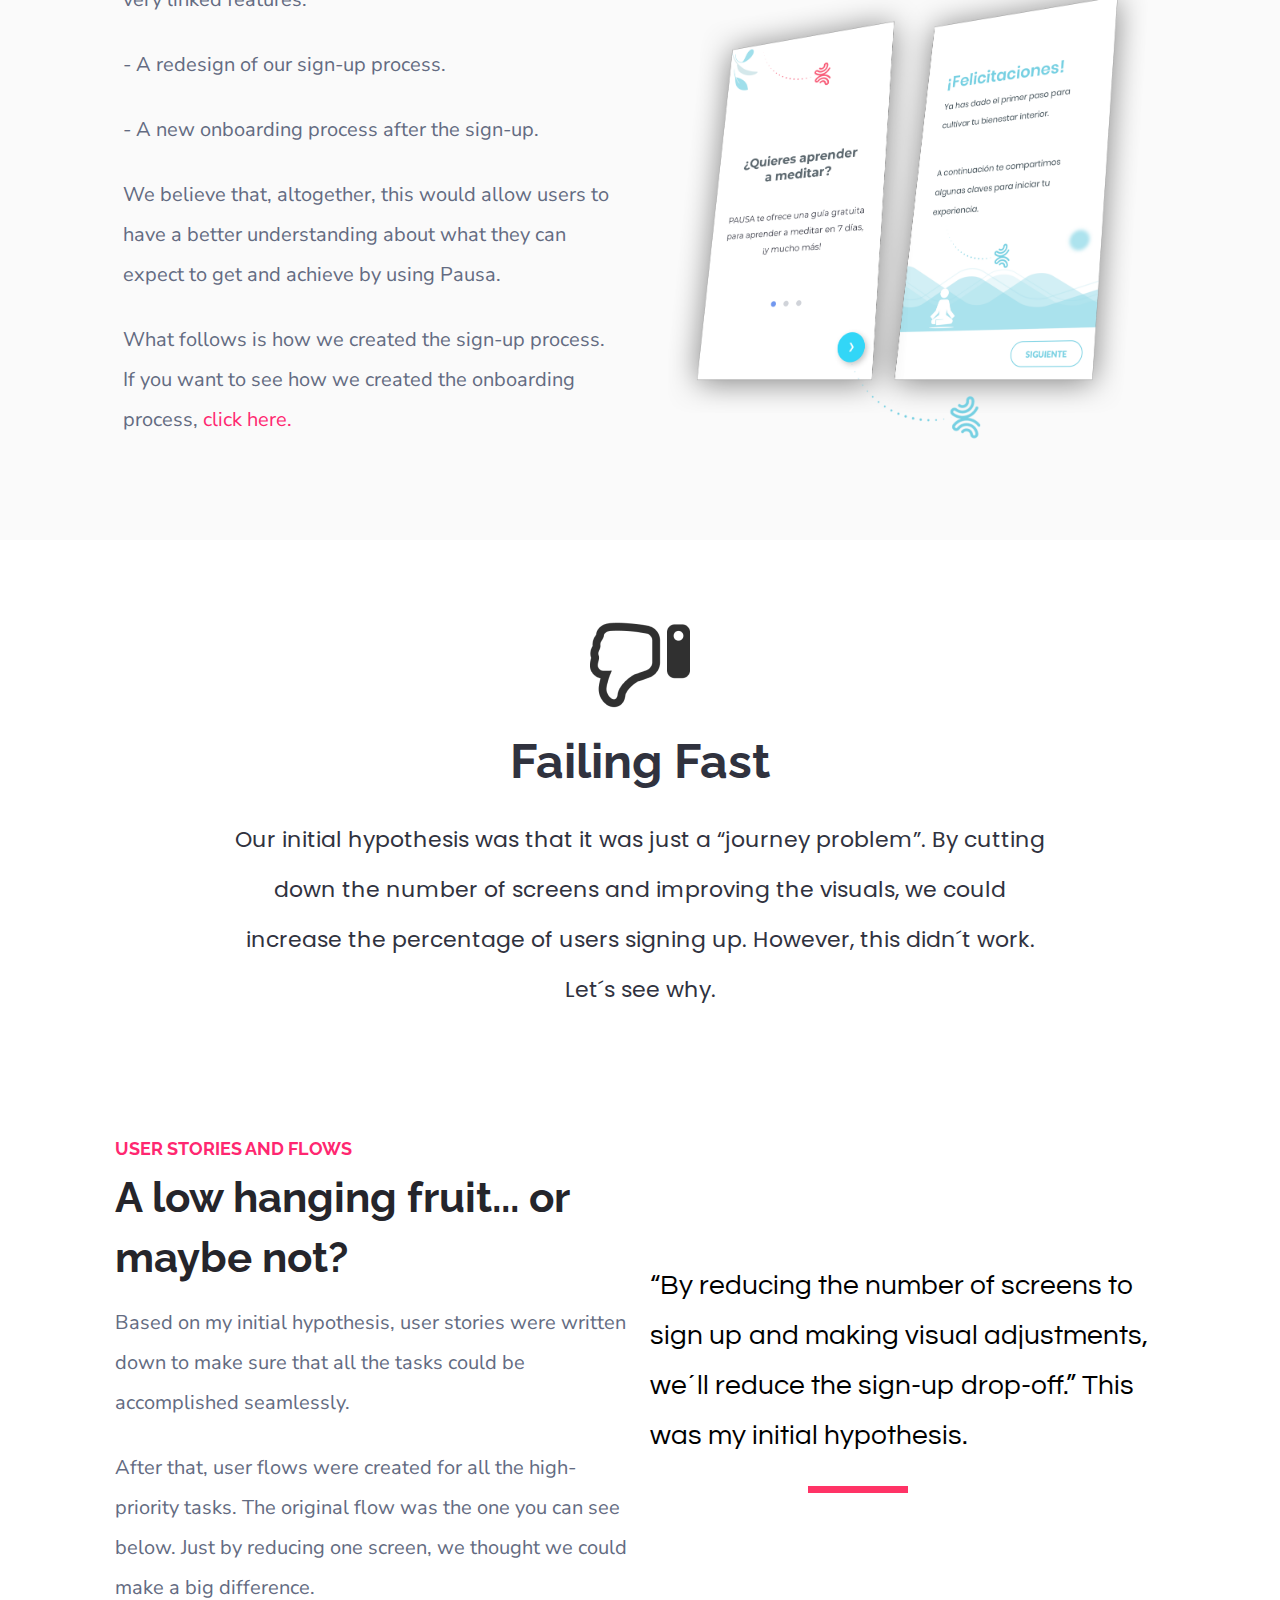
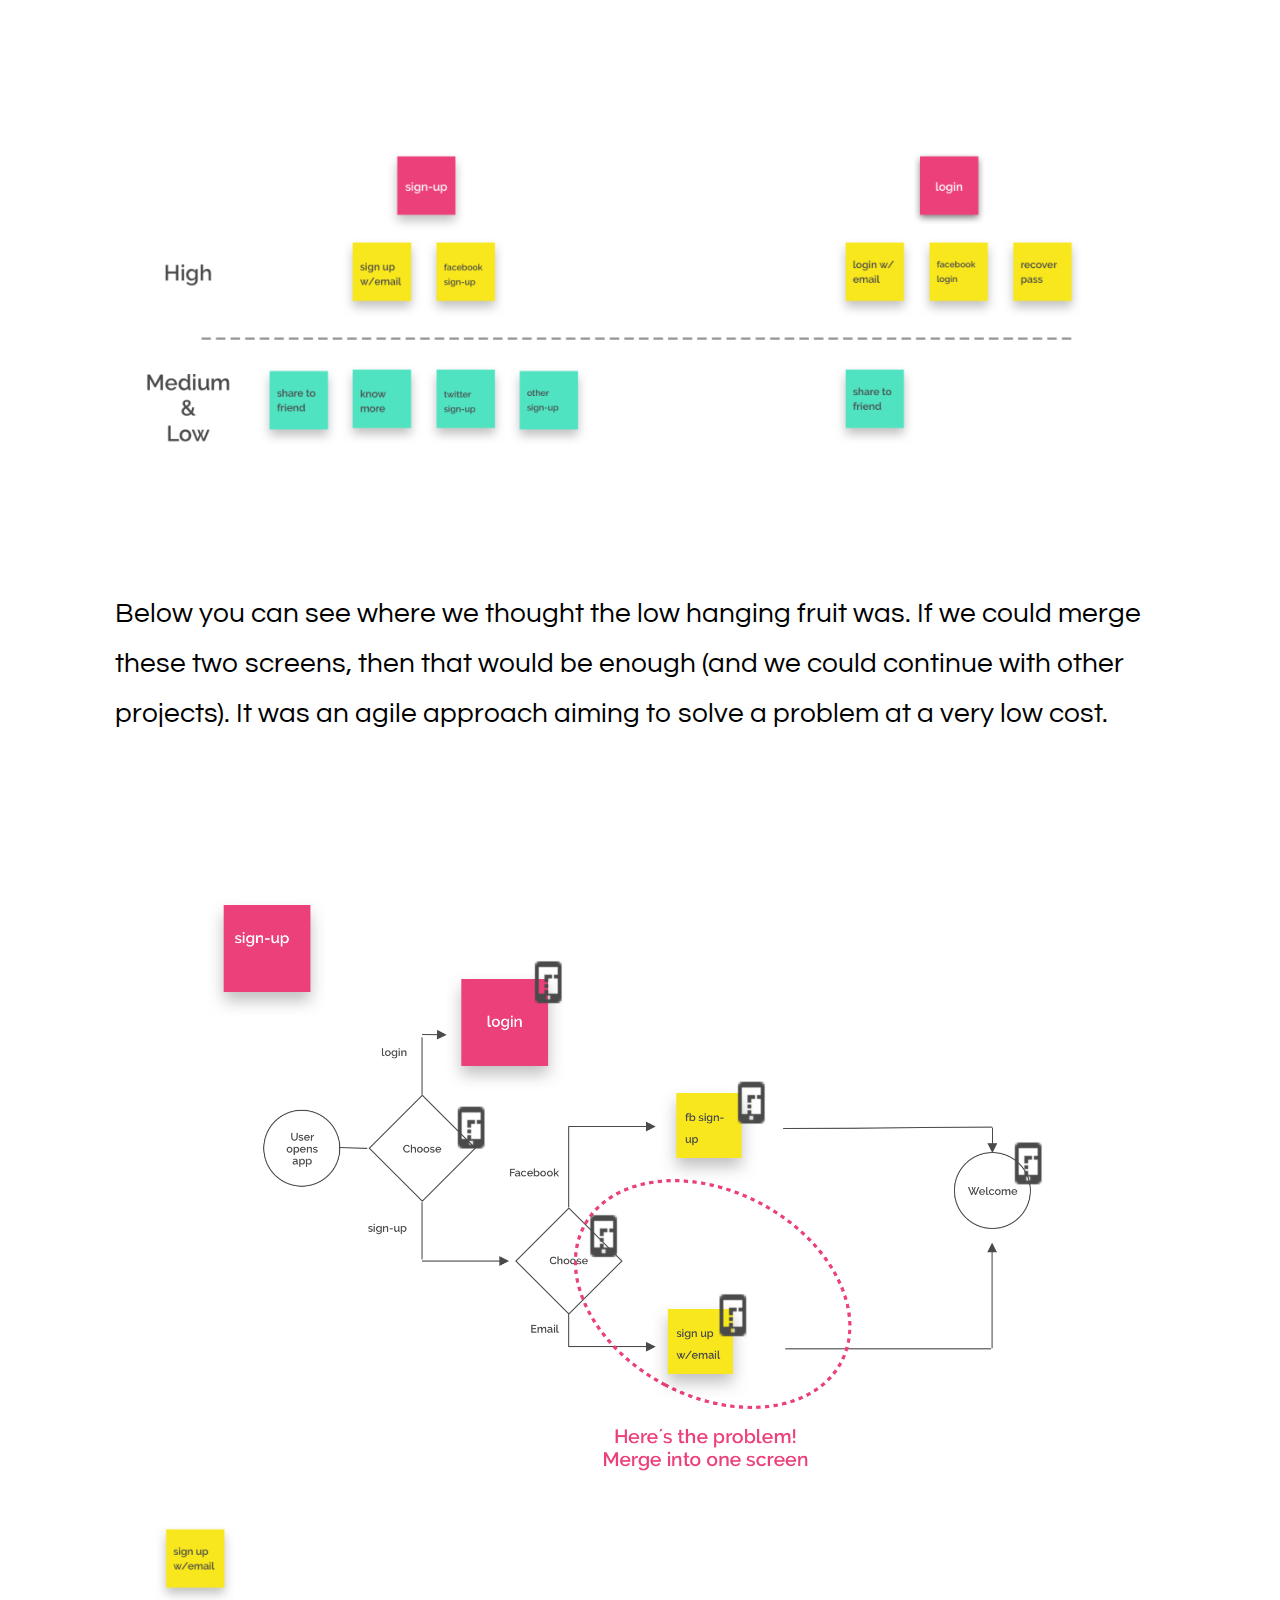
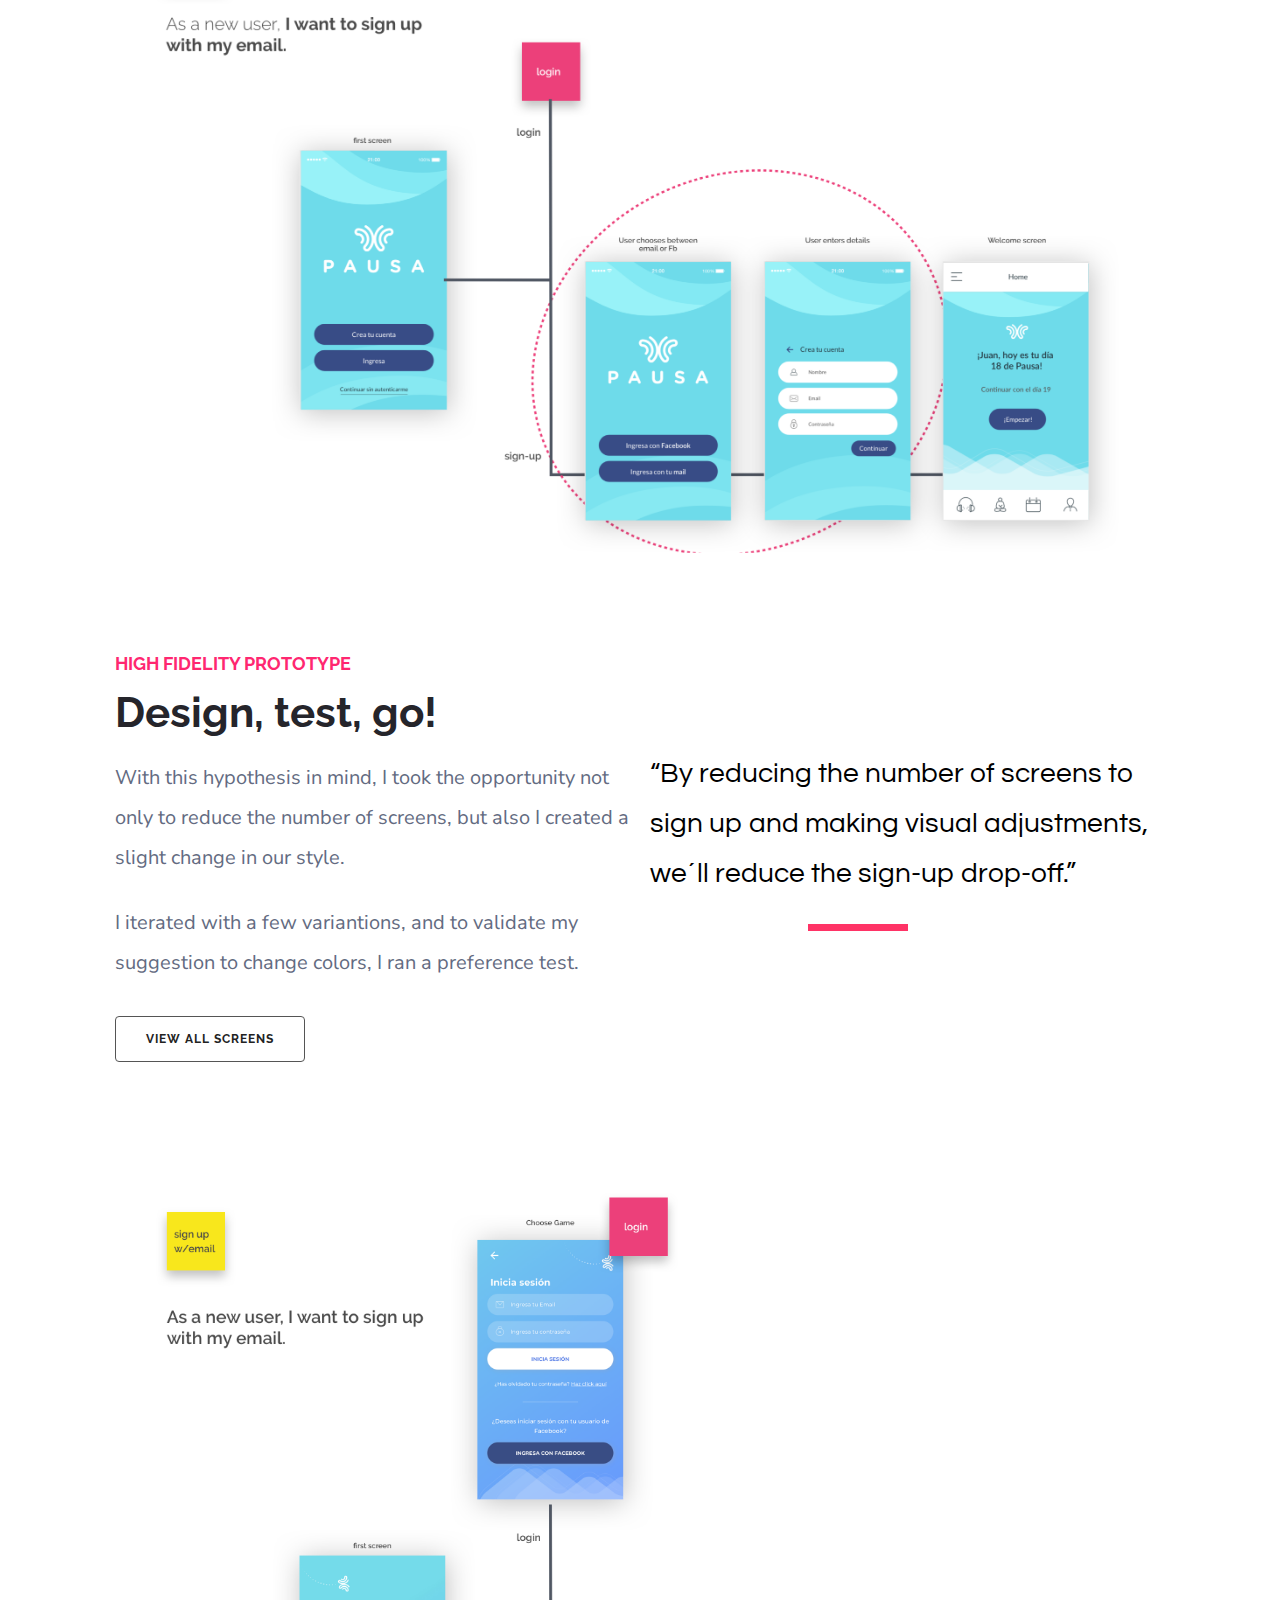
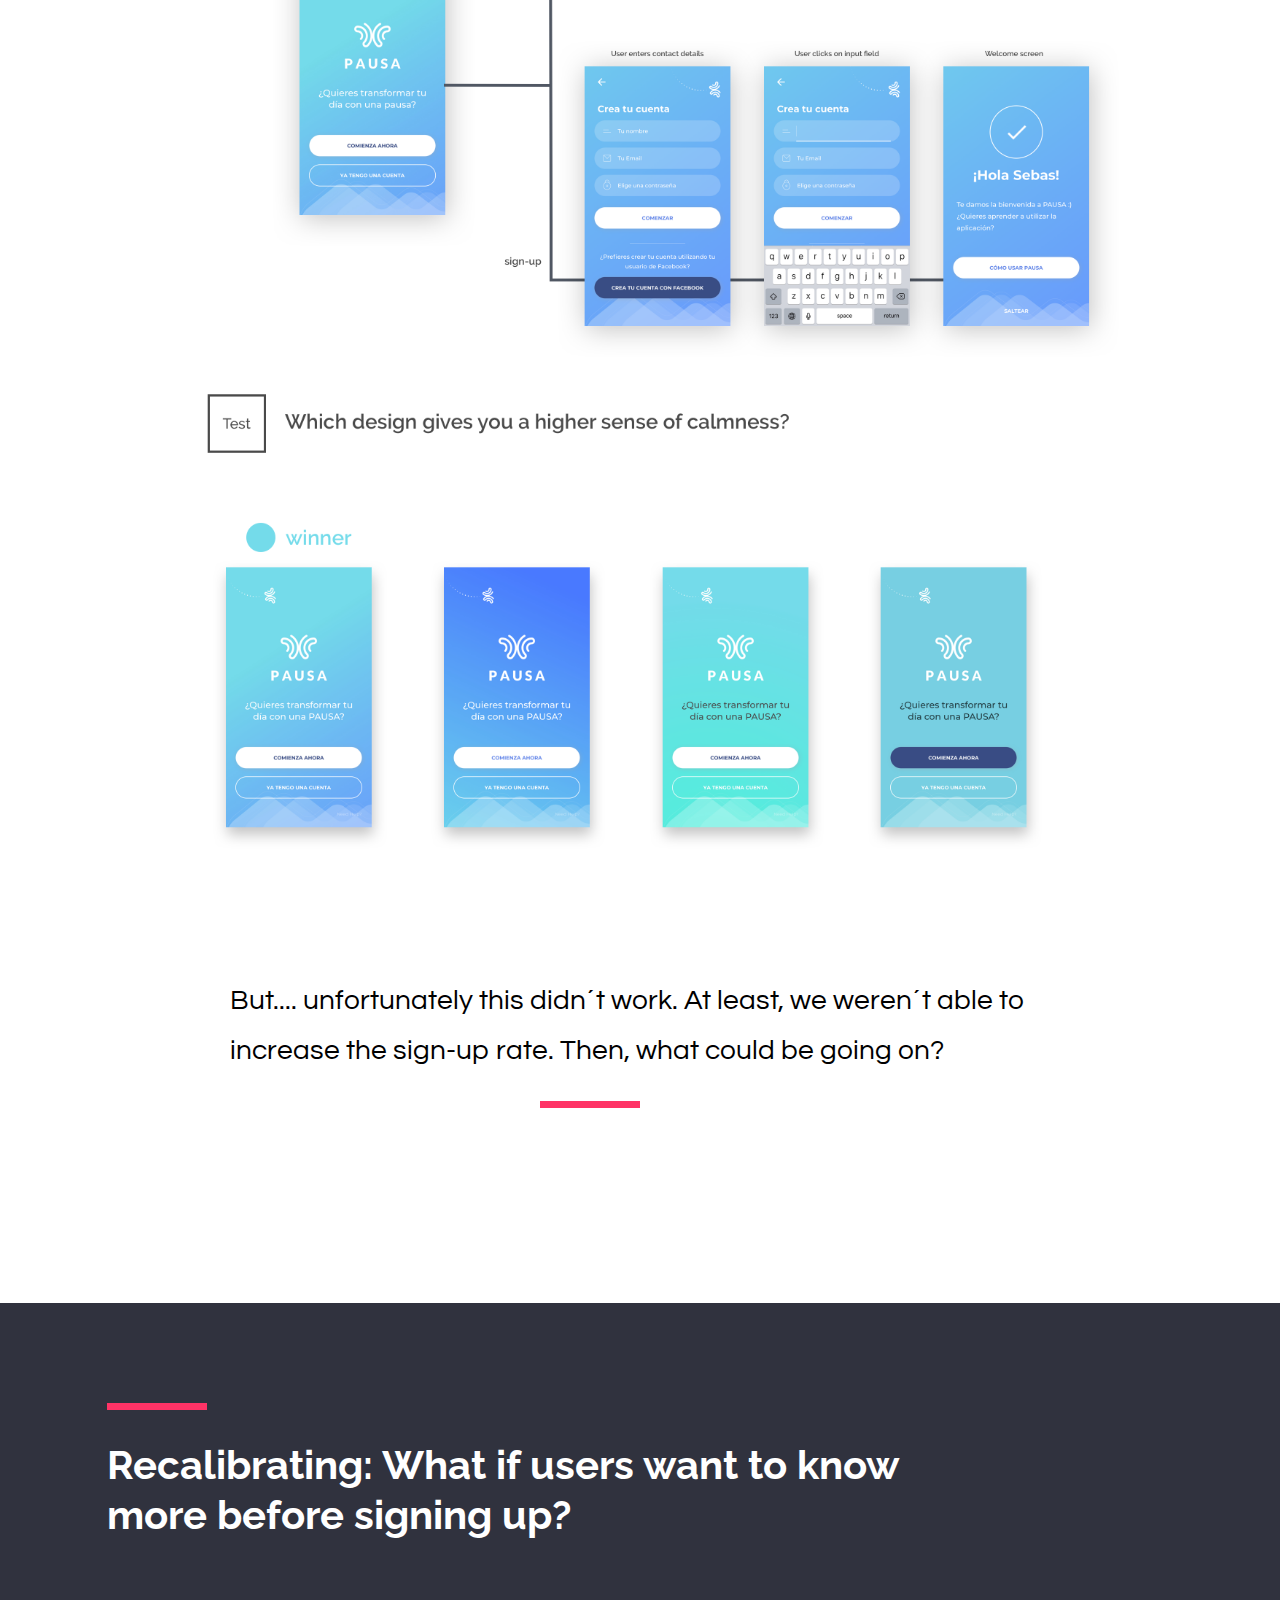
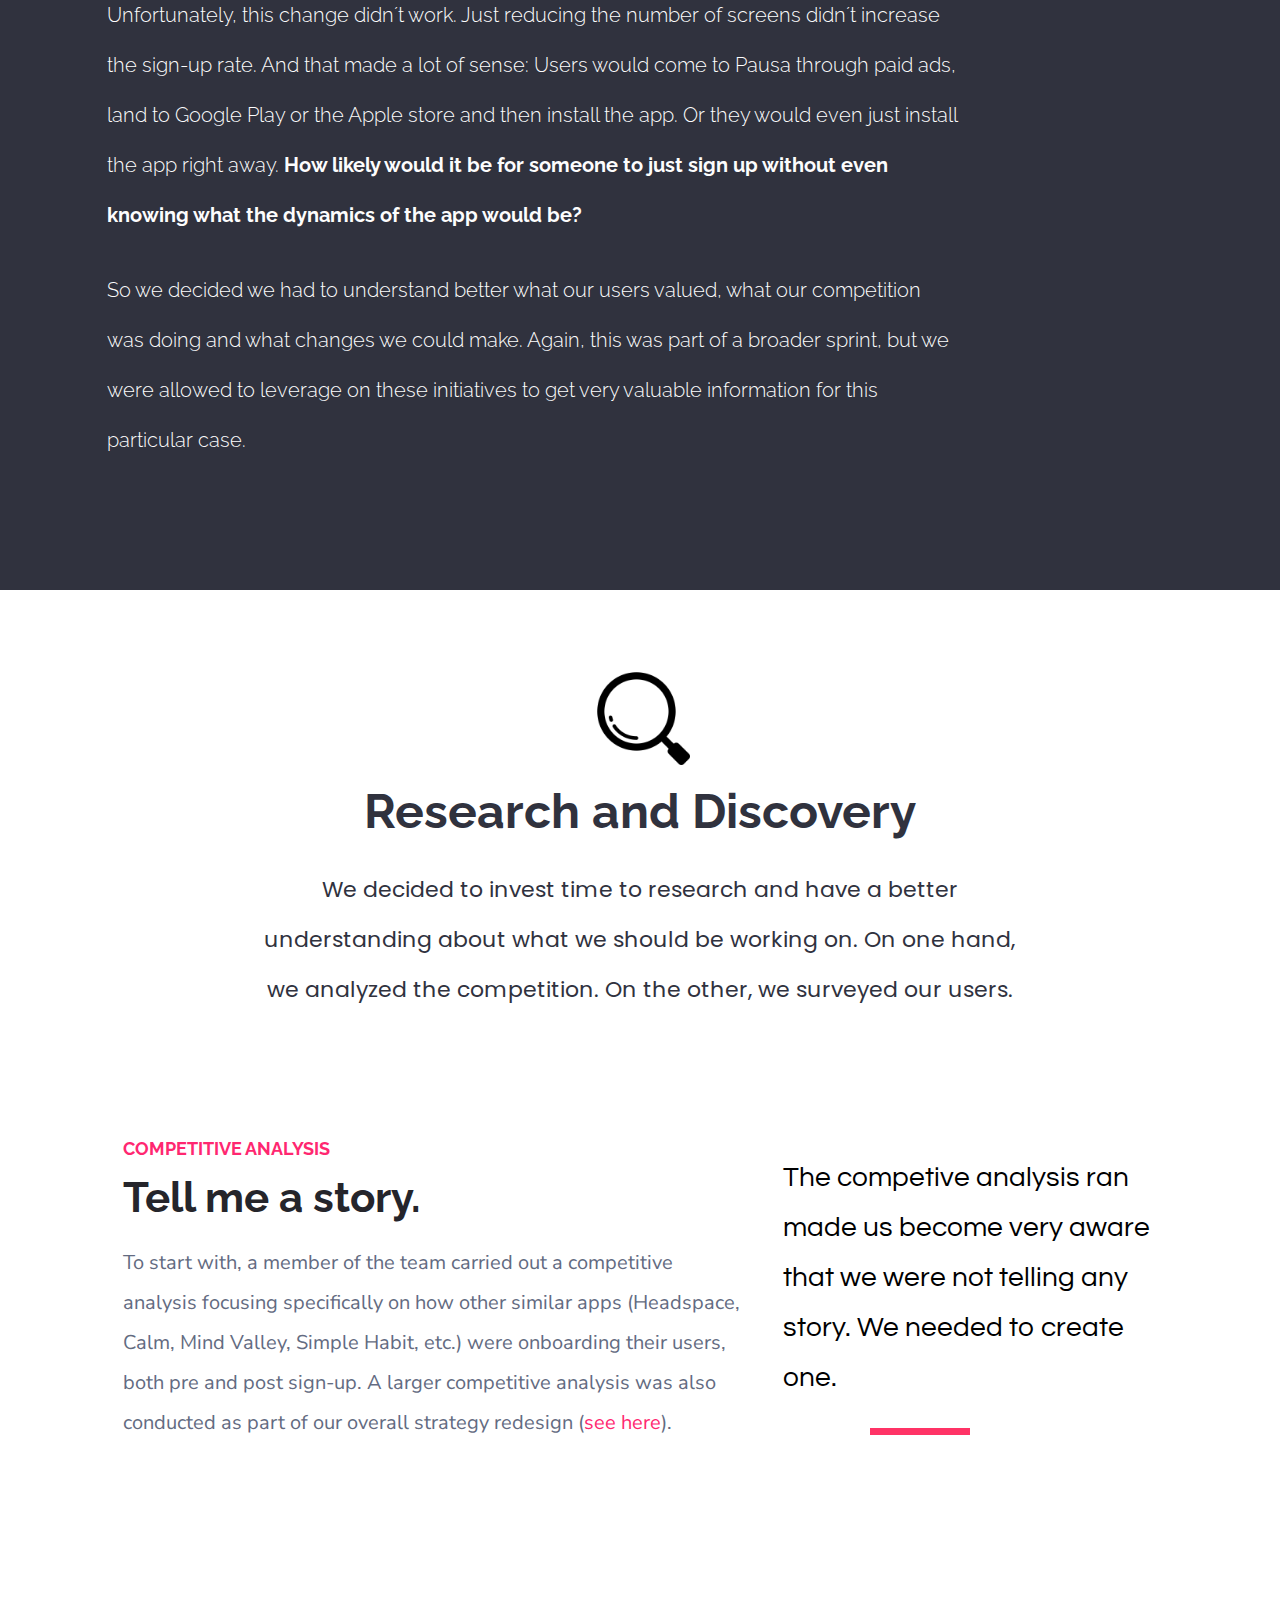
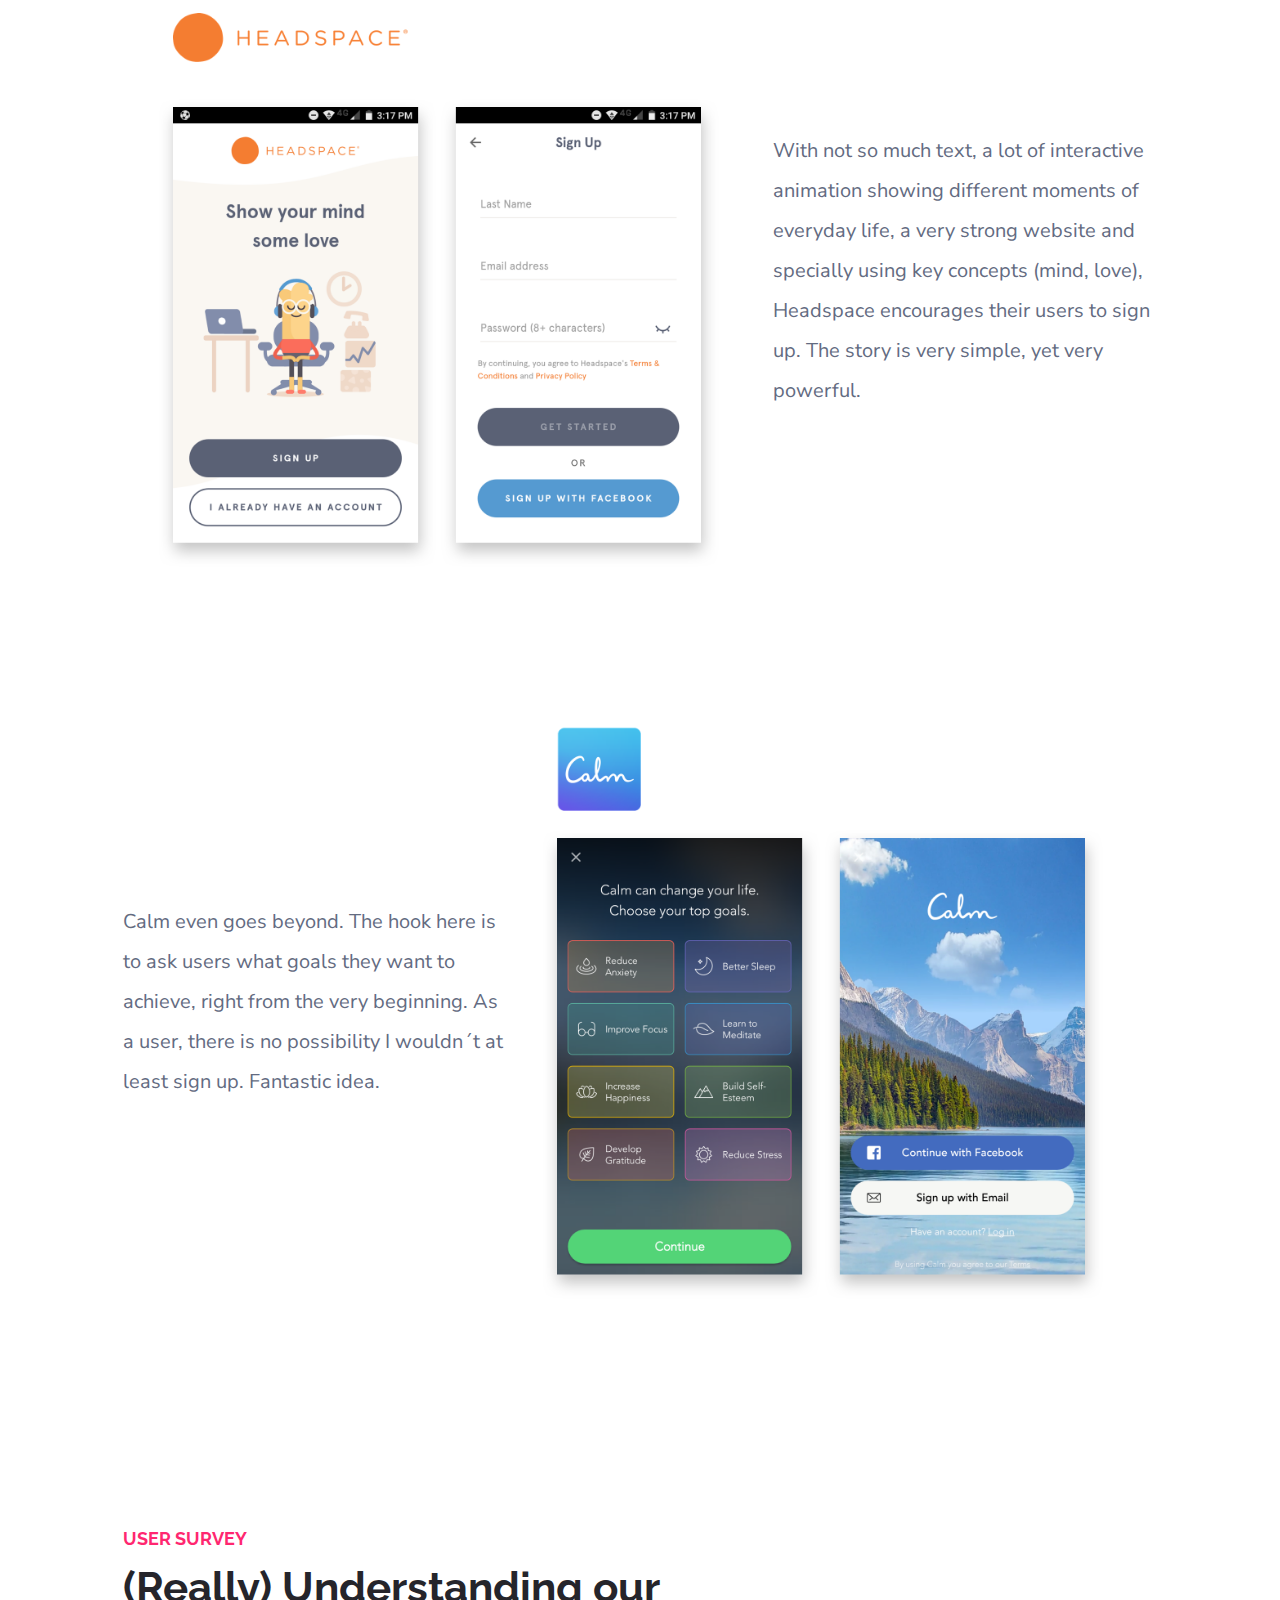
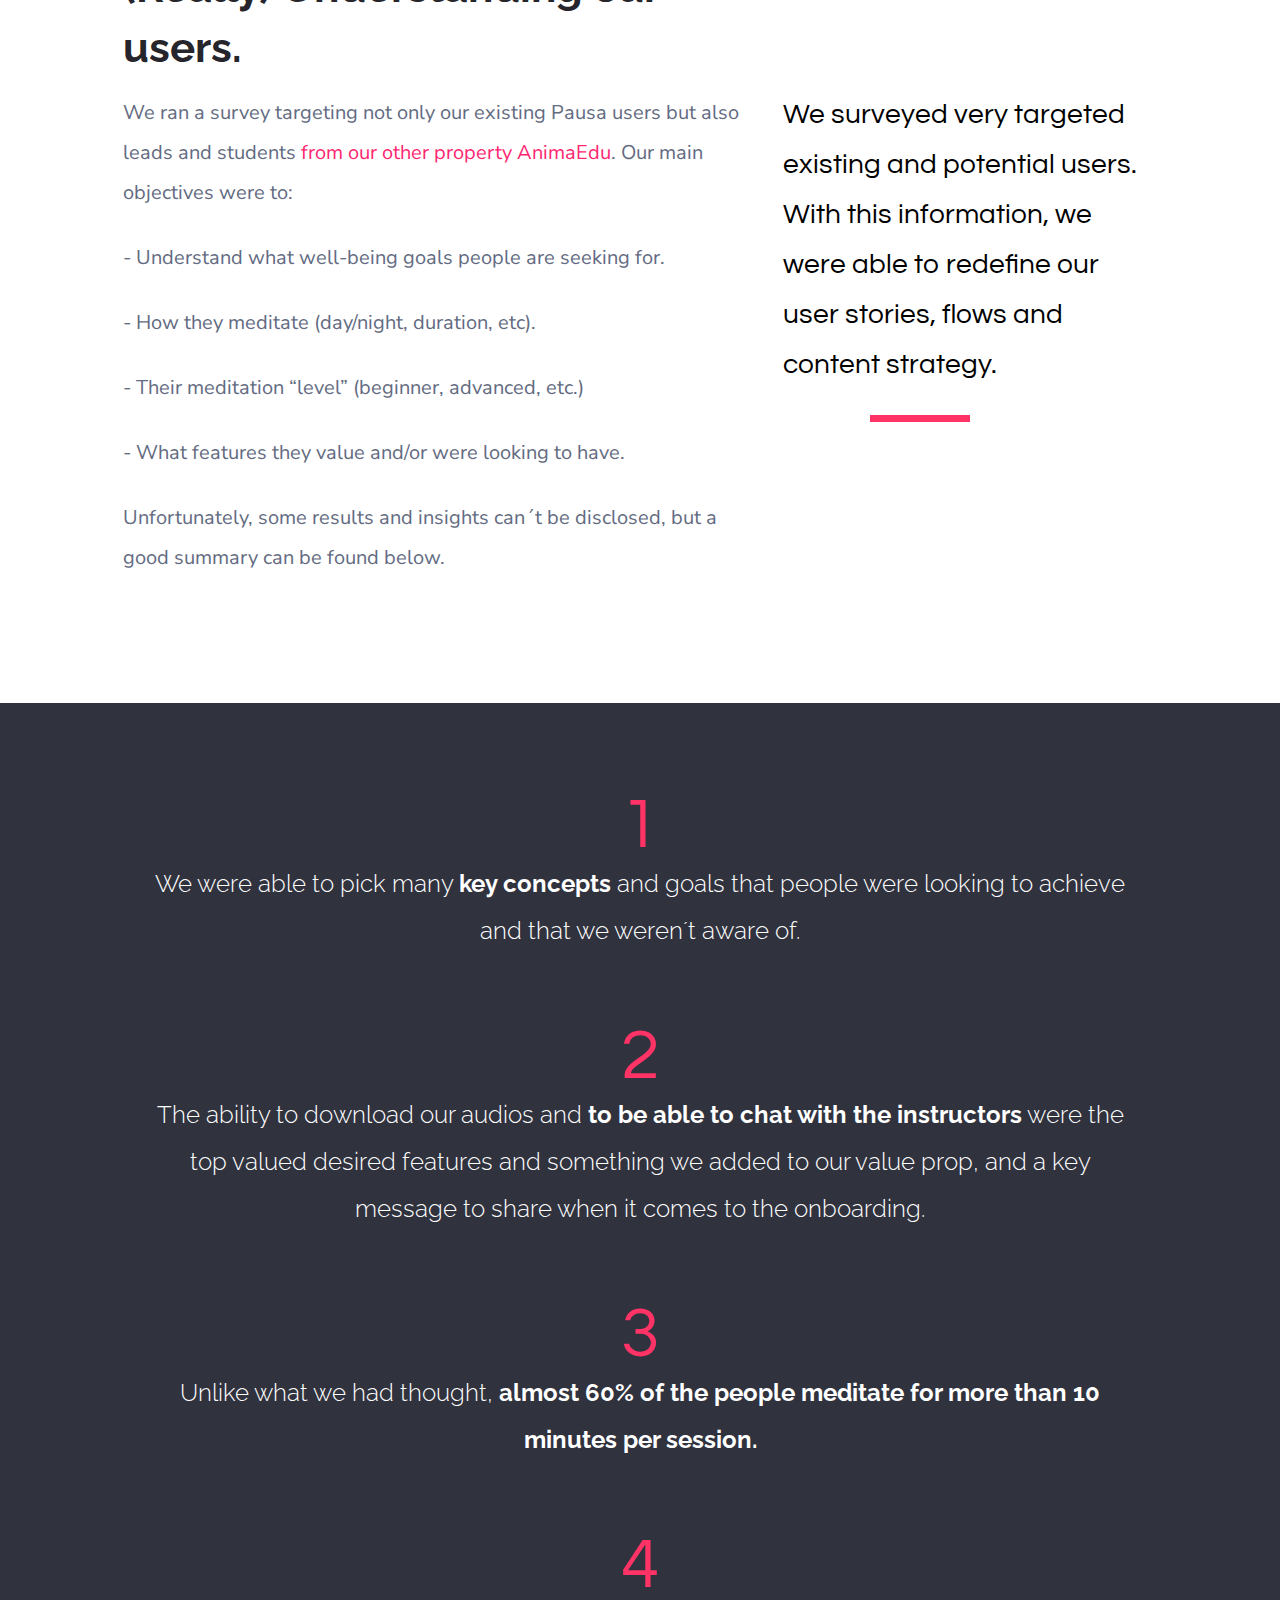
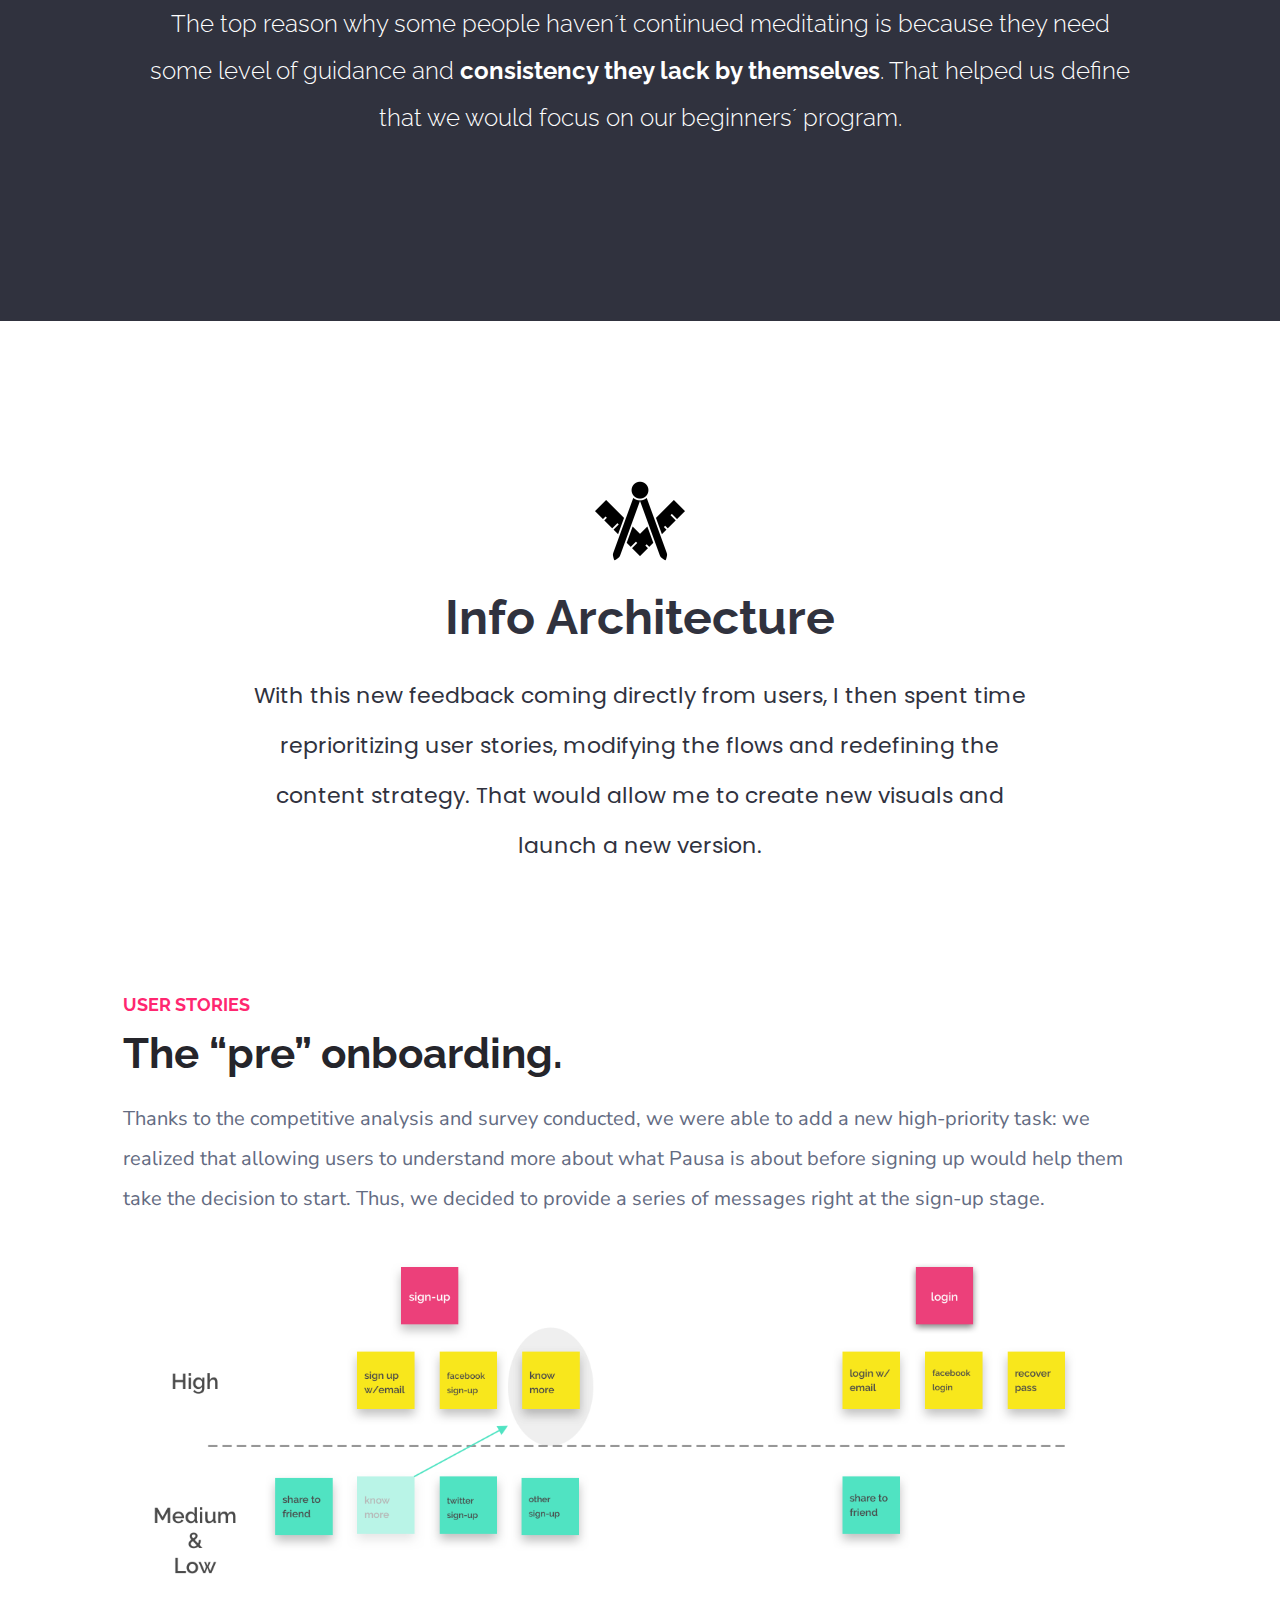
<file: pausa_signup.html>
<!DOCTYPE html>
<html lang="en" dir="ltr">
    <head profile="http://www.w3.org/2005/10/profile">
      <!-- Global site tag (gtag.js) - Google Analytics -->
      <script async src="https://www.googletagmanager.com/gtag/js?id=UA-134057084-1"></script>
      <script>
      window.dataLayer = window.dataLayer || [];
      function gtag(){dataLayer.push(arguments);}
      gtag('js', new Date());

      gtag('config', 'UA-134057084-1');
      </script>
    <meta name="viewport" content="width=device-width, initial-scale=1"> <!-- This is key to allowing Responsive Design occur online. -->
    <link rel="icon" type="image/png" href="img/favicon.png" />
    <link rel="stylesheet" type="text/css" href="css/reset.css">
    <link rel="stylesheet" type="text/css" href="css/flex.css">
    <link rel="stylesheet" type="text/css" href="css/hamburger.css">
    <link rel="stylesheet" type="text/css" href="css/post_main.css">
    <link rel="stylesheet" type="text/css" href="css/pausa_signup_add.css">
    <link rel="stylesheet" type="text/css" href="css/post_mobile.css">


    <style>


    </style>
    <link href="https://fonts.googleapis.com/css?family=Open+Sans|Roboto:300,400,500" rel="stylesheet">
    <link href="https://fonts.googleapis.com/css?family=Lato|Nunito+Sans|Poppins|Questrial|Raleway:200,300,400,500,600,700,800,900" rel="stylesheet">
    <link rel="stylesheet" href="https://cdnjs.cloudflare.com/ajax/libs/font-awesome/4.7.0/css/font-awesome.min.css">
    <link rel="shortcut icon" href="http://juliangenoud.com/img/favicon.png" />
    <meta charset="utf-8">
    <title>Julián Genoud</title>
    <script src="js/hamburger_menu.js"></script>
  </head>
  <body>
    <header>
      <!-- This is the desktop menu -->
      <ul class="flex-container">
      <li class="logo desktop">
      <a href="index.html"><img src="img/logo_bw.png" style="height: 5rem; padding-top: 1.5rem; margin-right: 2rem;"></a>
       </li>
        <li class="menu_item desktop"><a href="#overview">Overview</a></li>
        <li class="menu_item desktop"><a href="#failure">Failure</a></li>
        <li class="menu_item desktop"><a href="#research">Research</a></li>
        <li class="menu_item desktop"><a href="#architecture">Info Architecture</a></li>
        <li class="menu_item desktop"><a href="#visuals">Visuals</a></li>
        <li class="menu_item push desktop"><a href="#lessons">Lessons</a></li>
        <li class="menu_item1 desktop"><a href="about.html">About</a></li>
        <li class="menu_item1 desktop"><a href="cv/CV_JulianGenoud.pdf" target="_blank">Résumé</a></li>
        <li class="menu_item1 desktop"><a href="mailto:juliangenoud@gmail.com">Get in touch</a></li>
        </ul>

        <!-- This is the mobile/tablet menu -->
        <div class="hamburger_menu mobile tablet" onclick="myHamb(this)">
          <div class="hamb_menu">
            <div class="bar1"></div>
            <div class="bar2"></div>
            <div class="bar3"></div>
          </div>
        <ul class="mobile_menu">
            <li class="logo_mobile"><a href="index.html"><img src="img/logo_8.png"></a></li>
            <li class="mobile_item"><a href="index.html">Home</a></li>
            <li class="mobile_item"><a href="about.html">About me</a></li>
            <li class="mobile_item"><a href="cv/CV_JulianGenoud.pdf" target="_blank">Résumé</a></li>
            <li class="mobile_item"><a href="mailto:juliangenoud@gmail.com">Get in touch</a></li>
          <div class="mobile_dec"></div>
        </ul>
      </div>
    </header>

    <!-- This is the hero section -->
    <section class="container">
      <section class="hero">
        <span class="roles">Research | Info Architecture | UX/UI Design</span>
        <h1>Take time for a Pause.</h1>
        <h2>This is how I redesigned <span style="font-weight: bold;">the sign-up process</span> in meditation app Pausa.</h2>
        <div class="button"><a class="cta-button blue" href="https://invis.io/PSPLAQ27NAJ#/344931646_Minimalist2_Screen0" target="_blank">VIEW PROTOTYPE</a></div>
      </section>

        <!-- This is the Overview. It contains a short summary of the roles, the problem to solve and the solution -->
      <section class="overview" id="overview">
        <div class="role">
          <div class="nut_list">
            <img src="img/problem.png" style="width: 8rem; margin-bottom: 2.5rem;">
            <ul>
              <li class="nut_title">Role<li>
              <li class="nut_desc">UX Researcher<li>
              <li class="nut_desc">UI Designer<li>
            </ul>
          </div>
          <div class="nut_list list_center">
            <img src="img/deliverables_icon.png" style="width: 8rem; margin-bottom: 2.5rem;">
            <ul>
              <li class="nut_title">Deliverables<li>
              <li class="nut_desc">Competitive Analysis<li>
              <li class="nut_desc">User Survey<li>
              <li class="nut_desc">User stories & Flows
              <li class="nut_desc">Wireframing<li>
              <li class="nut_desc">Visual Design<li>
              <li class="nut_desc">Prototyping<li>
            </ul>
          </div>
          <div class="nut_list">
            <img src="img/tools_icon.png" style="width: 8rem; margin-bottom: 2.5rem;">
            <ul>
              <li class="nut_title">Timeframe<li>
              <li class="nut_desc">3 weeks<li>
              <li class="nut_title" style="margin-top: 1.5rem;">Tools<li>
              <li class="nut_desc">Google Forms<li>
              <li class="nut_desc">Sketch<li>
              <li class="nut_desc">InVision<li>
              <li class="nut_desc">Usability Hub<li>
            </ul>
          </div>
          </div>
        <div class="overview_intro">
        <img src="img/overview.png">
        <h1>Overview</h1>
        <p class="intro">This is how I redesigned the sign-up process for meditation app Pausa, with the goal of increasing sign-ups rate. This was part of a larger project, where I also created an onboarding process after sign-up.</p>
      </div>
      <div class="problem_info">
          <img src="img/problem_icon1.png" style="width: 100px; margin-bottom: 20px;">
          <h3>THE PROBLEM</h3>
          <h2>45% of our users don´t even start using Pausa.</h2>
          <p>On average, only 67% of the users downloading Pausa end up signing up. Furthermore, only 55% of the users start listening to our 7-day meditation program, which we consider key to make them feel happy with Pausa and end up subscribing.</p>
          <p>How could we drive more sign-ups and engagement so that they at least try out the meditation app?</p>
      </div>
      <div class="img_problem">
          <img src="img/pausa/graph_before.png">
      </div>
      <div class="solution_info">
          <img src="img/solution_icon.png" style="width: 100px; margin-bottom: 20px;">
          <h3>THE SOLUTION</h3>
          <h2>A greater sign-up process for users.</h2>
          <p>I led the design process of building two separate but very linked features:</p>
          <p>- A redesign of our sign-up process.</p>
          <p>- A new onboarding process after the sign-up.</p>
          <p>We believe that, altogether, this would allow users to have a better understanding about what they can expect to get and achieve by using Pausa.</p>
          <p>What follows is how we created the sign-up process. If you want to see how we created the onboarding process, <a href="pausa_onboarding.html">click here.</a></p>
      </div>
      <div class="img_solution">
          <img src="img/pausa/pausa.png" class="img_solution">
      </div>
      </section>

        <!-- This is the a section called Failure. It´s been made solely for this project. -->
      <section class="failure" id="failure">
        <div class="failure_intro">
          <img src="img/thumbs-down-icon.png" style="width: 100px; margin-bottom: 20px;">
          <h1>Failing Fast</h1>
          <p class="intro">Our initial hypothesis was that it was just a “journey problem”. By cutting down the number of screens and improving the visuals, we could increase the percentage of users signing up. However, this didn´t work. Let´s see why.</p>
        </div>
        <div class="fail_user_story">
            <h3>USER STORIES AND FLOWS</h3>
            <h2>A low hanging fruit... or maybe not?</h2>
            <p>Based on my initial hypothesis, user stories were written down to make sure that all the tasks could be accomplished seamlessly.</p>
            <p>After that, user flows were created for all the high-priority tasks. The original flow was the one you can see below. Just by reducing one screen, we thought we could make a big difference.</p>
        </div>
        <div class="fail_block">
            <p class="blockquote">“By reducing the number of screens to sign up and making visual adjustments, we´ll reduce the sign-up drop-off.” This was my initial hypothesis.</p>
            <div class="blockquote_line center"></div>
        </div>
          <div class="fail_user_story_img">
            <img src="img/pausa/pausa_user_story_fail.png">
          </div>
        <div class="fail_conclusion">
            <p class="blockquote">Below you can see where we thought the low hanging fruit was. If we could merge these two screens, then that would be enough (and we could continue with other projects). It was an agile approach aiming to solve a problem at a very low cost.</p>
        </div>
          <div class="fail_user_story_img2">
          <img src="img/pausa/pausa_flow_example.png">
          <img src="img/pausa/pausa_flow_screens_old.png">
          </div>
          <div class="fail_hifi">
              <h3>HIGH FIDELITY PROTOTYPE</h3>
              <h2>Design, test, go!</h2>
              <p>With this hypothesis in mind, I took the opportunity not only to reduce the number of screens, but also I created a slight change in our style.</p>
              <p>I iterated with a few variantions, and to validate my suggestion to change colors, I ran a preference test.</p>
              <div class="btn_link"><a href="https://drive.google.com/open?id=1qSx_B3_yeijLDjenyqxhe9oPzIvv9WKK" target="_blank" class="cta-secondary">VIEW ALL SCREENS</a></div>
          </div>
          <div class="fail_hifi_block">
            <div>
            <p class="blockquote">“By reducing the number of screens to sign up and making visual adjustments, we´ll reduce the sign-up drop-off.”</p>
            <div class="blockquote_line center"></div>
            </div>
          </div>
          <div class="fail_user_story_img3">
            <img src="img/pausa/pausa_flow_screens.png">
            <img src="img/pausa/pausa_test_1.png">
          </div>
          <div class="fail_conclusion_2">
            <p class="blockquote">But.... unfortunately this didn´t work. At least, we weren´t able to increase the sign-up rate. Then, what could be going on?</p>
            <div class="blockquote_line center"></div>
          </div>
      </section>

      <!-- These are lessons from the failure -->
      <section class="fail_highlight">
        <div class="highlight">
            <div class="highlight_line" style="margin-bottom: 3rem;"></div>
            <h2>Recalibrating: What if users want to know more before signing up?</h2>
            <p>Unfortunately, this change didn´t work. Just reducing the number of screens didn´t increase the sign-up rate. And that made a lot of sense: Users would come to Pausa through paid ads, land to Google Play or the Apple store and then install the app. Or they would even just install the app right away. <span style="font-weight: bold;">How likely would it be for someone to just sign up without even knowing what the dynamics of the app would be?</span></p>
            <p>So we decided we had to understand better what our users valued, what our competition was doing and what changes we could make. Again, this was part of a broader sprint, but we were allowed to leverage on these initiatives to get very valuable information for this particular case.</p>
        </div>
      </section>

      <!-- This is the Research section -->
      <section class="research" id="research">
        <div class="research_intro">
            <img src="img/research_icon.png" style="width: 100px; margin-bottom: 20px;">
            <h1>Research and Discovery</h1>
            <p class="intro">We decided to invest time to research and have a better understanding about what we should be working on. On one hand, we analyzed the competition. On the other, we surveyed our users.</p>
        </div>
        <div class="competitive_desc">
            <h3>COMPETITIVE ANALYSIS</h3>
            <h2>Tell me a story.</h2>
            <p>To start with, a member of the team carried out a competitive analysis focusing specifically on how other similar apps (Headspace, Calm, Mind Valley, Simple Habit, etc.) were onboarding their users, both pre and post sign-up. A larger competitive analysis was also conducted as part of our overall strategy redesign (<a href="">see here</a>).</p>
        </div>
        <div class="competitive_block">
          <div>
            <p class="blockquote">The competive analysis ran made us become very aware that we were not telling any story. We needed to create one.</p>
            <div class="blockquote_line center"></div>
          </div>
        </div>
        <div class="competitive-case1">
        <div>
        <img src="img/pausa/pausa_headspace.png" class="img_competitive">
        </div>
        <p>With not so much text, a lot of interactive animation showing different moments of everyday life, a very strong website and specially using key concepts (mind, love), Headspace encourages their users to sign up. The story is very simple, yet very powerful.</p>
        </div>
        <div class="competitive-case2">
          <p>Calm even goes beyond. The hook here is to ask users what goals they want to achieve, right from the very beginning. As a user, there is no possibility I wouldn´t at least sign up. Fantastic idea.</p>
          <div>
          <img src="img/pausa/pausa_calm.png" class="img_competitive">
          </div>
        </div>
        <div class="survey_desc">
              <h3>USER SURVEY</h3>
              <h2>(Really) Understanding our users.</h2>
              <p>We ran a survey targeting not only our existing Pausa users but also leads and students <a href="animaedu.com">from our other property AnimaEdu</a>. Our main objectives were to:</p>
              <p>- Understand what well-being goals people are seeking for.</p>
              <p>- How they meditate (day/night, duration, etc).</p>
              <p>- Their meditation “level” (beginner, advanced, etc.)</p>
              <p>- What features they value and/or were looking to have.</p>
              <p>Unfortunately, some results and insights can´t be disclosed, but a good summary can be found below.</p>
        </div>
        <div class="survey_block">
              <div>
              <p class="blockquote">We surveyed very targeted existing and potential users. With this information, we were able to redefine our user stories, flows and content strategy.</p>
              <div class="blockquote_line center"></div>
              </div>
        </div>
        <div class="survey_insight">
            <ul>
              <li class="number">1</li>
              <li class="space_li">We were able to pick many <span style="font-weight:bold">key concepts</span> and goals that people were looking to achieve and that we weren´t aware of.</li>
              <li class="number">2</li>
              <li class="space_li">The ability to download our audios and <span style="font-weight:bold">to be able to chat with the instructors</span> were the top valued desired features and something we added to our value prop, and a key message to share when it comes to the onboarding.</li>
              <li class="number">3</li>
              <li class="space_li">Unlike what we had thought, <span style="font-weight:bold">almost 60% of the people meditate for more than 10 minutes per session.</span></li>
              <li class="number">4</li>
              <li class="space_li">The top reason why some people haven´t continued meditating is because they need some level of guidance and <span style="font-weight:bold">consistency they lack by themselves</span>. That helped us define that we would focus on our beginners´ program.</li>
            </ul>
        </div>
    </section>

    <!-- This is the Info Architecture section -->
    <section class="info_architecture" id="architecture">
      <div class="info_architecture_intro">
        <img src="img/info_architecture.png" style="width: 100px; margin-bottom: 20px;">
        <h1>Info Architecture</h1>
        <p class="intro">With this new feedback coming directly from users, I then spent time reprioritizing user stories, modifying the flows and redefining the content strategy. That would allow me to create new visuals and launch a new version.</p>
      </div>
      <div class="user_story">
          <h3>USER STORIES</h3>
          <h2>The “pre” onboarding.</h2>
          <p>Thanks to the competitive analysis and survey conducted, we were able to add a new high-priority task: we realized that allowing users to understand more about what Pausa is about before signing up would help them take the decision to start. Thus, we decided to provide a series of messages right at the sign-up stage.</p>
          <img src="img/pausa/pausa_user_story_new.png" style="width: 100%;">
      </div>
      <div class="content_strategy">
          <h3>CONTENT STRATEGY</h3>
          <h2>Finding the right "hook".</h2>
          <p>One of our team members took the lead to define what key messages we would be showing to our users, with two main goals in mind: a) To provide them with an overall understanding on how to use Pausa; b) To guide them to what we considered was the best way to start the journey with Pausa: Our 7-day program for beginners.</p>
          <p>But even more important than that, we set up our app to be able to AB test between messages, so as to iterate and find the right hook.</p>
      </div>
      <div class="img_content_strategy">
          <img src="img/pausa/pausa_content_strategy1.png">
      </div>
      <div class="content_strategy_2">
          <p>This is the standard structure we came up with. With this, we would start iterating over the content collaboratively.</p>
          <img src="img/pausa/pausa_content_strategy3.png">
      </div>
      <div class="conclusion">
            <div>
            <p class="blockquote">Not only we created our first series of messages, but we also deployed a tool to AB test between different content.</p>
            <div class="blockquote_line center"></div>
            </div>
      </div>
    </section>

    <!-- This is the Visuals section -->
    <section class="visuals" id="visuals">
      <div class="visuals_intro">
        <img src="img/design_icon.png" style="width: 100px; margin-bottom: 20px;">
        <h1>Visual Design</h1>
        <p class="intro">I received critical feedback by users. I redefined the journey, created the content and set up the tool to test the messaging. Now it was time to create the visuals.</p>
      </div>
      <div class="branding">
            <h3>BRANDING</h3>
            <h2>Going more minimalist.</h2>
            <p>We discussed internally and decided that at this stage we wouldn´t make any major change regarding colors. However, as we were aware of the fact that we would be placing much more text than in other screens, we explored the opportunity to use a white/light background instead of our classic light blue one.</p>
            <p>With this in mind, I sketched different versions, experimenting with our primary and secondary colors. The main concept regarding the feeling we wanted to convey was calmness and pureness.</p>
      </div>
      <div class="branding_block">
            <img src="img/pausa/pausa_style_guide.png">
      </div>
      <div class="branding_img">
        <img src="img/pausa/pausa_hi-fi_iteration_1.png" style="width:100%;">
        <img src="img/pausa/pausa_hi-fi_iteration_2.png" style="width:100%;">
        <img src="img/pausa/pausa_hi-fi_iteration_3.png" style="width:100%;">
      </div>
      <div class="branding_img_2">
          <div>
          <p class="blockquote">From a visual standpoint, and given that we would be adding way more text, we decided to go for the minimalist version (with a white background), instead of our current classic one.</p>
          <div class="blockquote_line center"></div>
          </div>
      </div>
      <div class="hifi">
            <h3>HIGH FIDELITY PROTOTYPE</h3>
            <h2>A calm, clean and more informative start with Pausa.</h2>
            <p>Once the style was chosen, it was time to start playing with different variations. It ended up being an iterative process between the content that we were adding and the look and feel.</p>
            <p>Below you can see how the finalized flows and screens looked like, as well as some iterations made throughout the process.</p>
            <div class="btn_link"><a href="https://drive.google.com/open?id=1nNV4Ht1iJMdURwLIN7I9972MCF1YLPW8" target="_blank" class="cta-secondary">VIEW ALL SCREENS</a></div>
            <img src="img/pausa/pausa_flow_screens_new.png" class="img_hifi">
            <img src="img/pausa/pausa_hi-fi_variant_final.png" class="img_hifi">
      </div>
      <div class="hifi_flow">
          <p>What you can see above is the final story we decided to launch with. What you can see below are some iterations I made throughout the process. We didn´t have resources for an illustrator, so I wanted to keep it simple, yet intuitive.</p>
          <img src="img/pausa/pausa_hi-fi_variant_iterations.png" class="img_hifi">
      </div>
    </section>

    <!-- This is the Results section. It may or may not be present on a case study -->
    <section class="results">
      <div class="kpis">
          <h3>RESULTS AND IMPACT</h3>
          <h2>A slight improvement, but an AB test machine set up.</h2>
          <p>Although there has been a slight improvement in sign-ups already, the key achievement is that we were able to set up the machinery to AB test between messages.</p>
          <p>Plus, there´s still a lot more we can work on this front! (see conclusions)</p>
      </div>
      <div class="img_kpis">
          <img src="img/pausa/graph_after.png">
      </div>
    </section>

    <!-- This is the Prototype section -->
    <section class="prototype">
      <div class="prototype_desc">
      <h1>Sign up yourself and start the journey.</h1>
      <h2>Test yourself the new sign-up flow. You can either sign in or sign up.</h2>
      <div class="button"><a class="cta-button blue" href="https://invis.io/PSPLAQ27NAJ#/344931646_Minimalist2_Screen0" target="_blank">VIEW PROTOTYPE</a></div>
    </div>
    <div class="prototype_pic">
    <img src="img/pausa/minimalist2_screen1.png" class="img_prototype">
    </div>
    </section>

    <!-- This is the Lessons section -->
    <section class="lessons" id="lessons">
        <div class="lessons_intro">
        <img src="img/conclusions.png" style="width:10rem;">
        <h1>Lessons and further work</h1>
        <p>In these 3 weeks of intense work, we as a team had the opportunity to optimize key areas in Pausa. Not only did we start improving our sign-up flow, but also we set up the machinery to AB test and iteratively find the most appealing messaging for our users. There are a few lessons and also a lot more we can and are planning to do:</p>
      </div>
      <div class="lessons_insights">
        <ul>
          <li class="lessons_number">1</li>
          <li class="lessons_tip"><span style="font-weight:bold">There are no shortcuts. </span>Sometimes, making too many assumptions for the sake of accelerating launches may cost more than taking the time to go back to the user. To be constantly aware of the relation between feasibility/costs and impact is very important. In this particular case, I had originally overestimated the impact that we would generate by making a few tweaks without the need to go ask our users. It could have worked but it didn´t. Stepping back proved to work well in this case.</li>
          <li class="lessons_number">2</li>
          <li class="lessons_tip"><span style="font-weight:bold">Should we keep our CTAs (sign-up and login) always present or should we make sure user reads our message? </span>We had a very long debate around this topic. From a theoretically and purely user story point of view, it might make sense to avoid running the risk of some users ending up not signing up because of them not wanting to slide in. From a strategic point of view, the flow goes fast and we might want to make sure that they understand our value proposition from the very beginning. We are implementing a more granular event tracking to understand this better, and I already designed variations with an always-present CTA to test.</li>
          <li class="lessons_number">3</li>
          <li class="lessons_tip"><span style="font-weight:bold">Remove the “Name” field in the sign-up process, to later on.</span> We are aware that the “Name” field might be noisy at this stage, causing some users to drop off as they need to enter three different types of information before being able to start using the app. We consider it an important field in order to give a higher sense of coziness inside Pausa, so we will develop a way to gather that info after the sign-up if we find that the drop-off is being caused by this.</li>
        </ul>
      </div>
    </section>

      <!-- Here starts the See More section  -->
      <section class="see_more">
            <div class="more_project_1">
              <a href="onetwo.html">
                <div class="more_project_1_layer">

                    <div>
                      <img src="img/onetwoapp.png">
                      <h2>Work individually. Thrive as a Team.</h2>
                      <p>I designed the only football player app for storage, video performance and sharing, end to end.</p>
                    </div>
                </div>
              </a>
            </div>
            <div class="more_project_2">
              <a href="animaedu_upsell.html">
              <div class="more_project_2_layer">
                <div>
                  <h2>Discover your inner growth</h2>
                  <p>I increased overall revenue by 6% in AnimaEdu by creating a simple, yet effective and zero-risk cross-sell feature.</p>
                </div>
              </div>
              </a>
            </div>
      </section>

      <!-- footer  -->
      <section class="footer">
        <h1>Get in Touch!</h1>
        <h2>Have a challenge? Let´s talk: <a href="mailto:juliangenoud@gmail.com">juliangenoud@gmail.com</a></h2>
        <ul class="contact">
          <li><a href="mailto:juliangenoud@gmail.com"><img src="img/baseline_email_white_48dp.png" class="size"></a></li>
          <li><a href="https://www.linkedin.com/in/juliangenoud/" target="_blank"><img src="img/In-White-48px-TM.png" class="size"></a></li>
        </ul>
      </section>
    </section>
  </body>
</html>
</file>
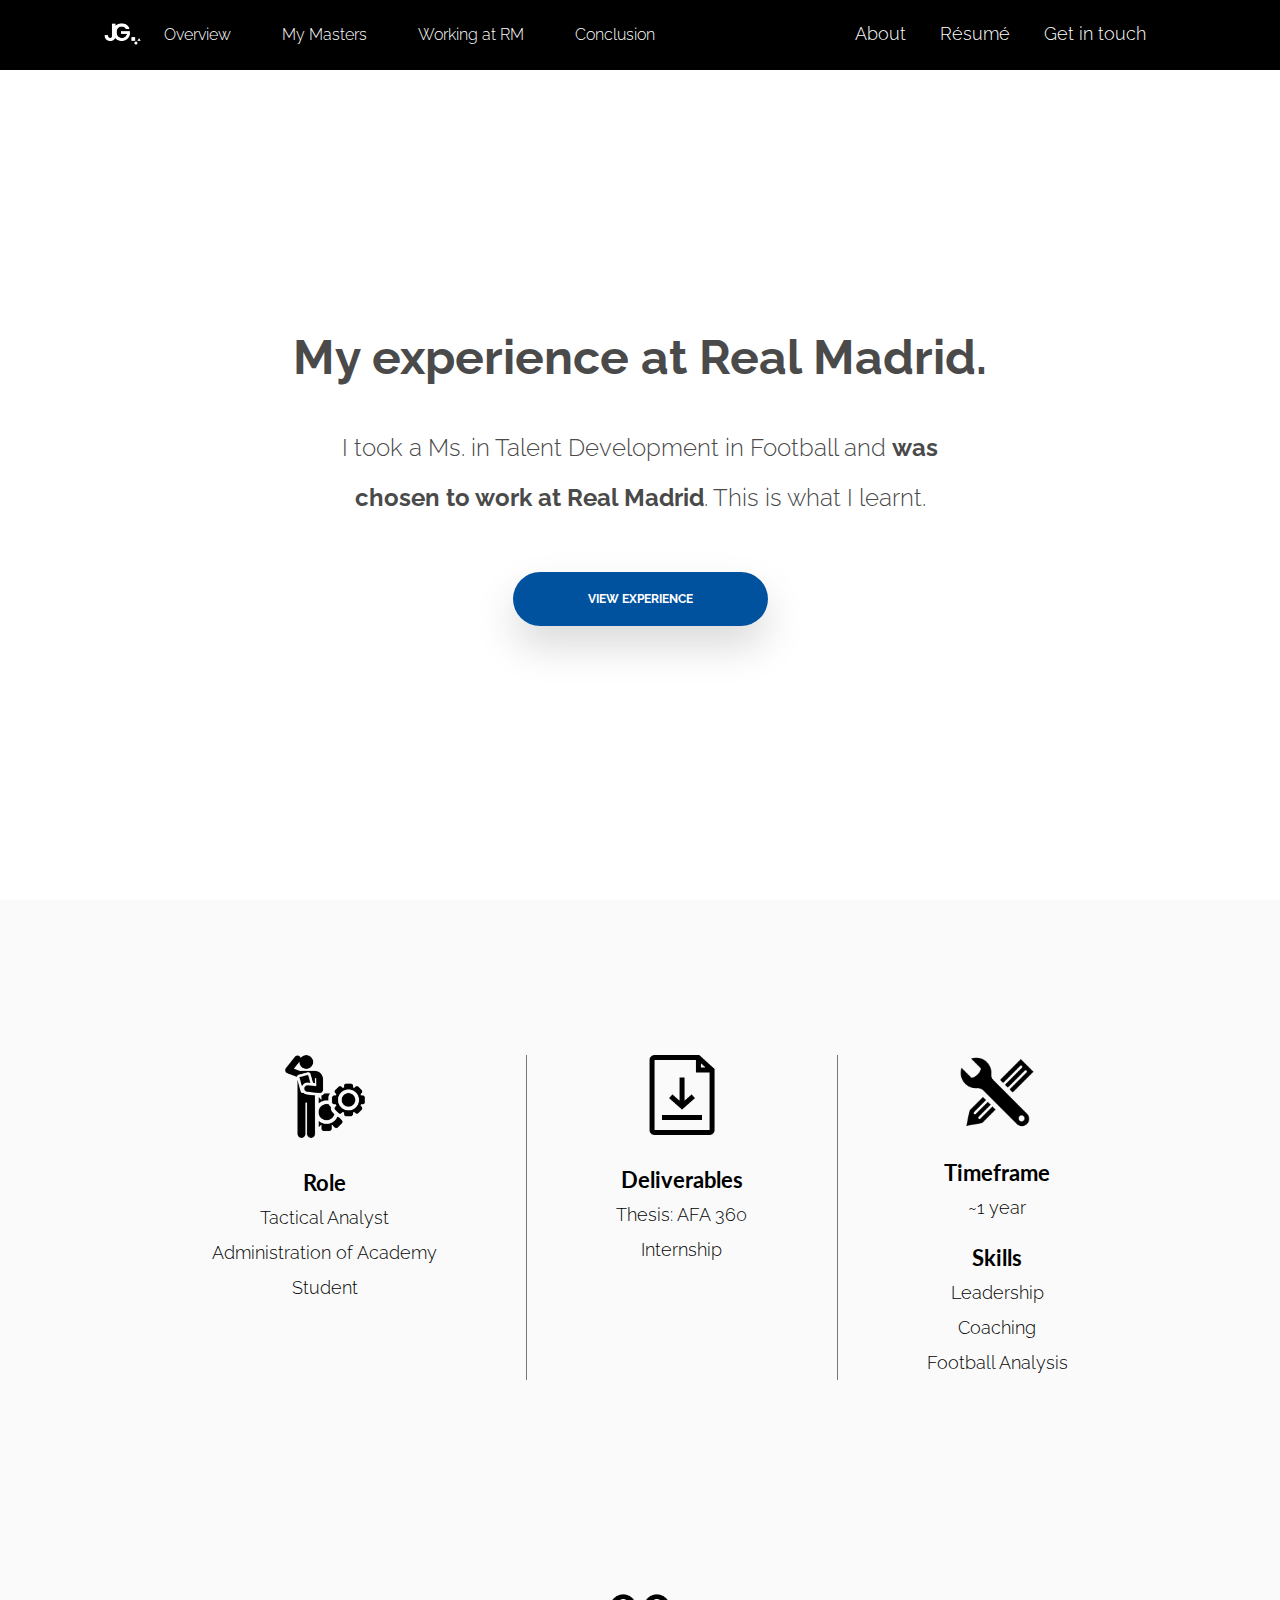
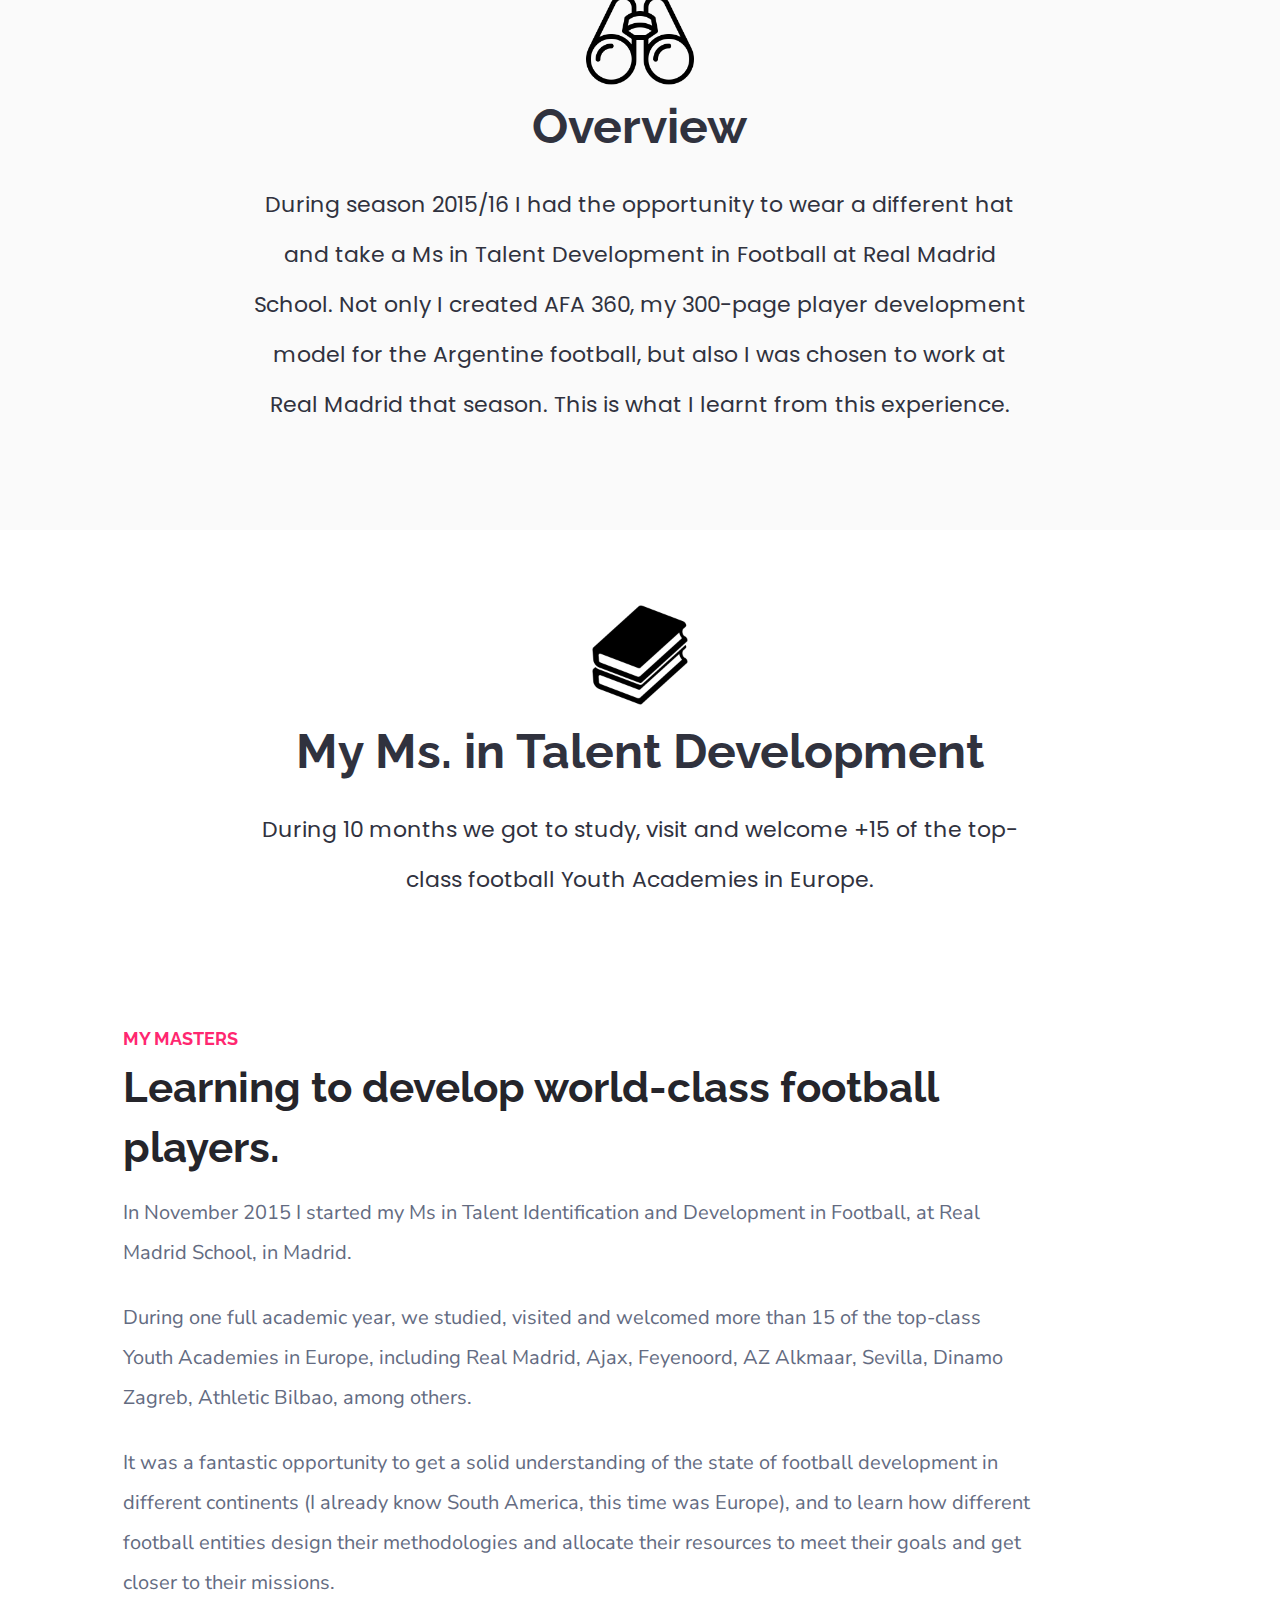
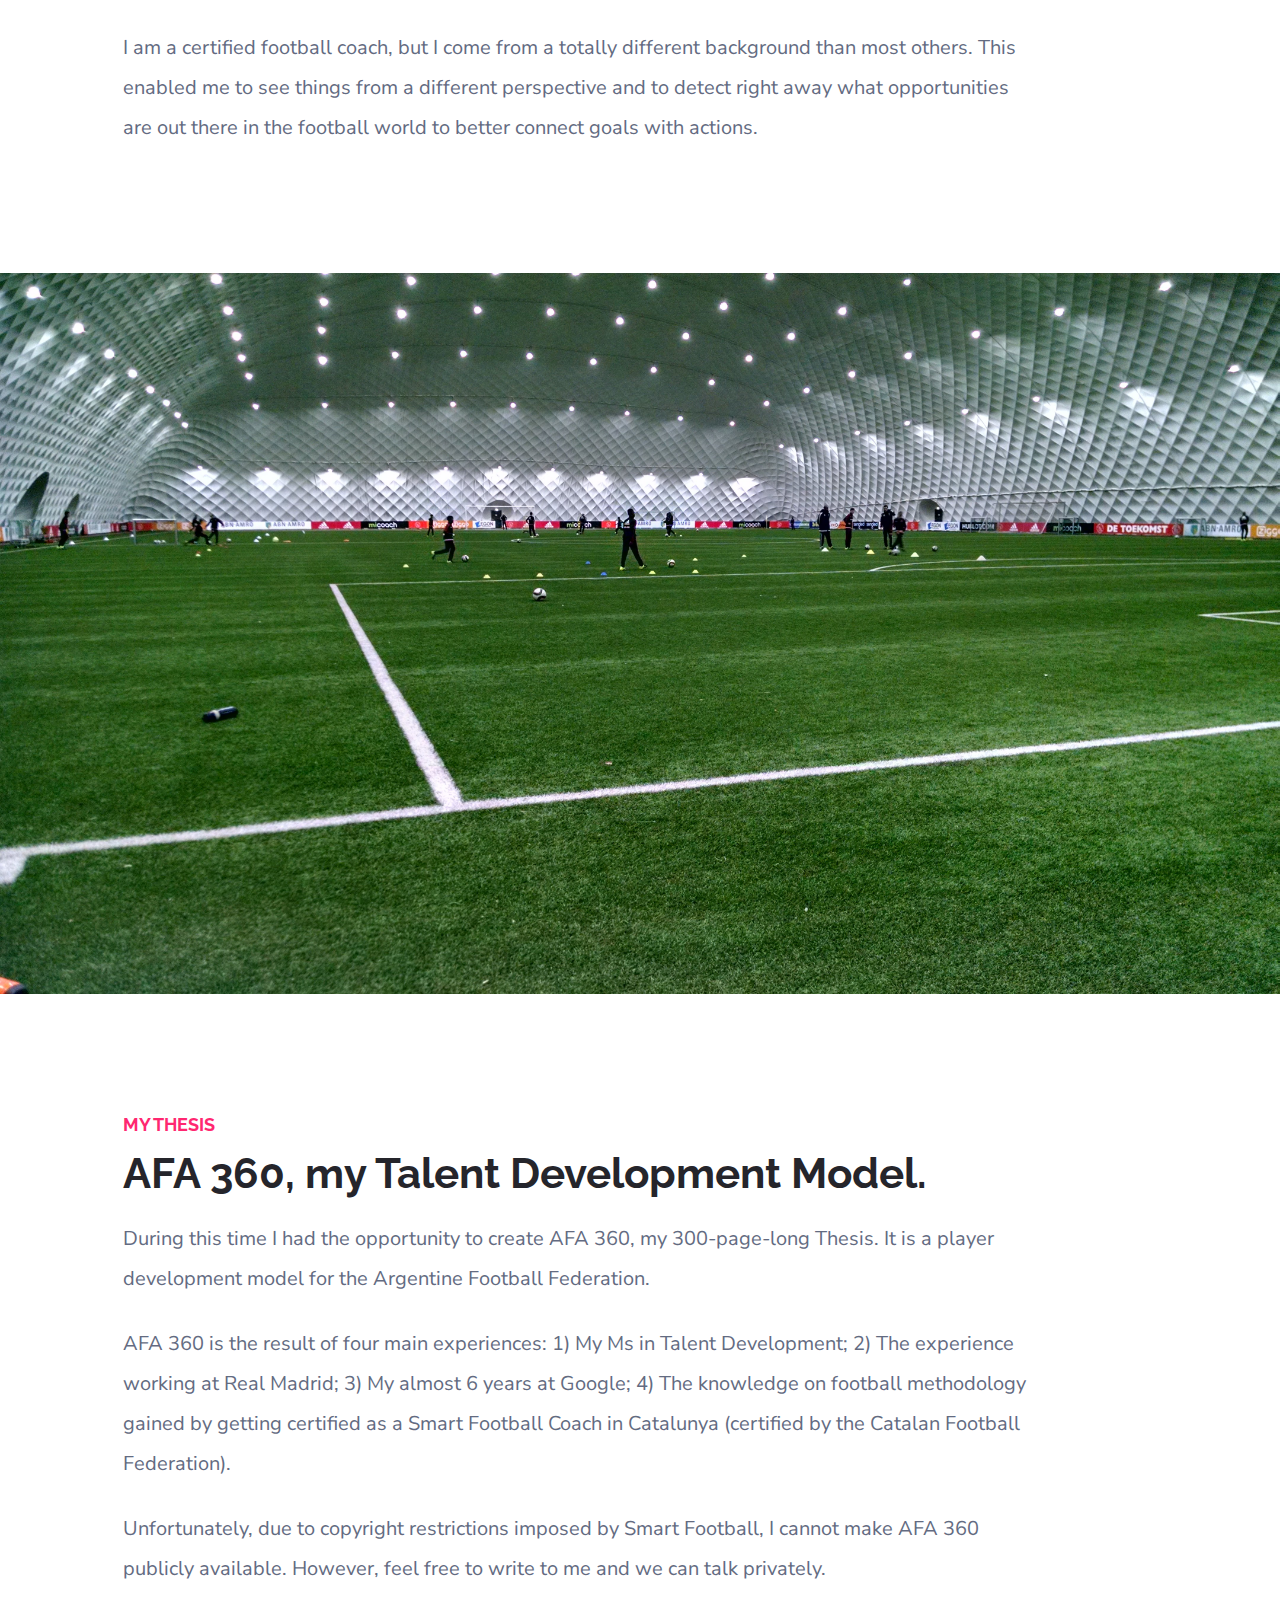
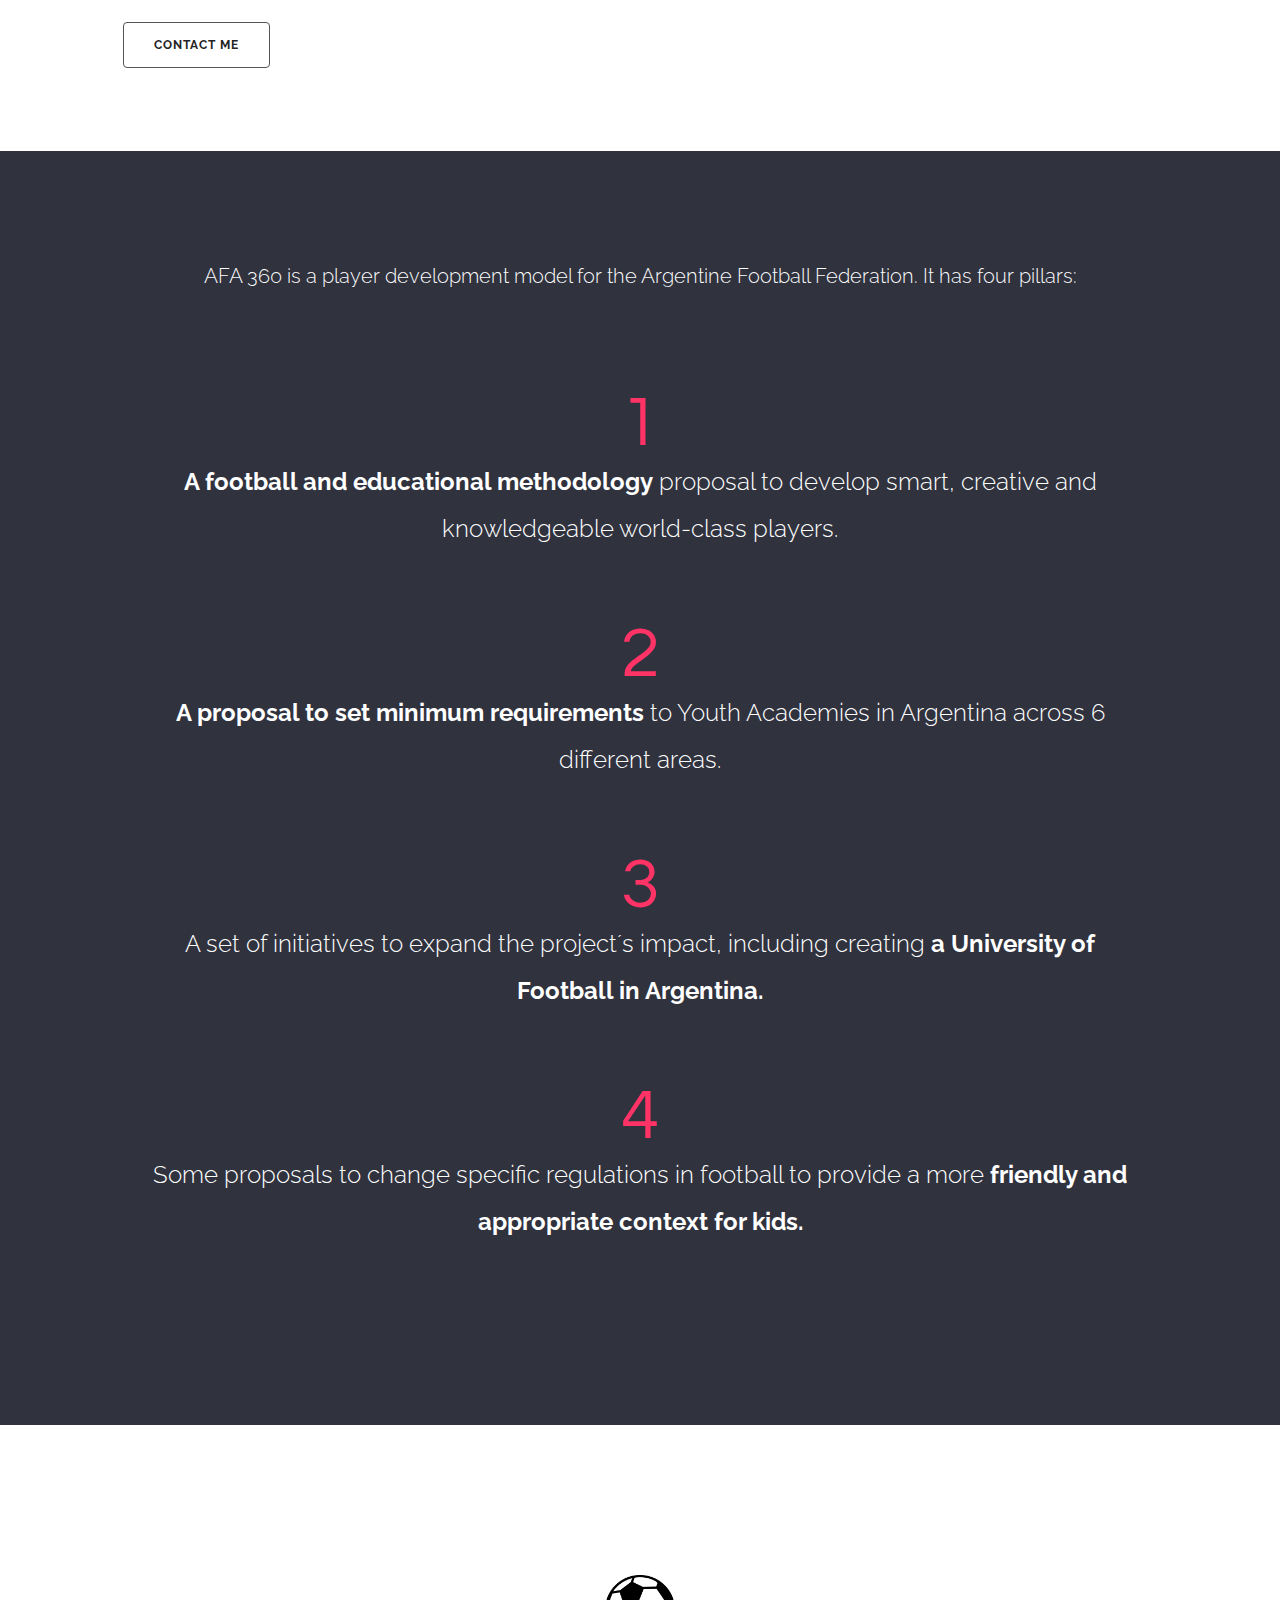
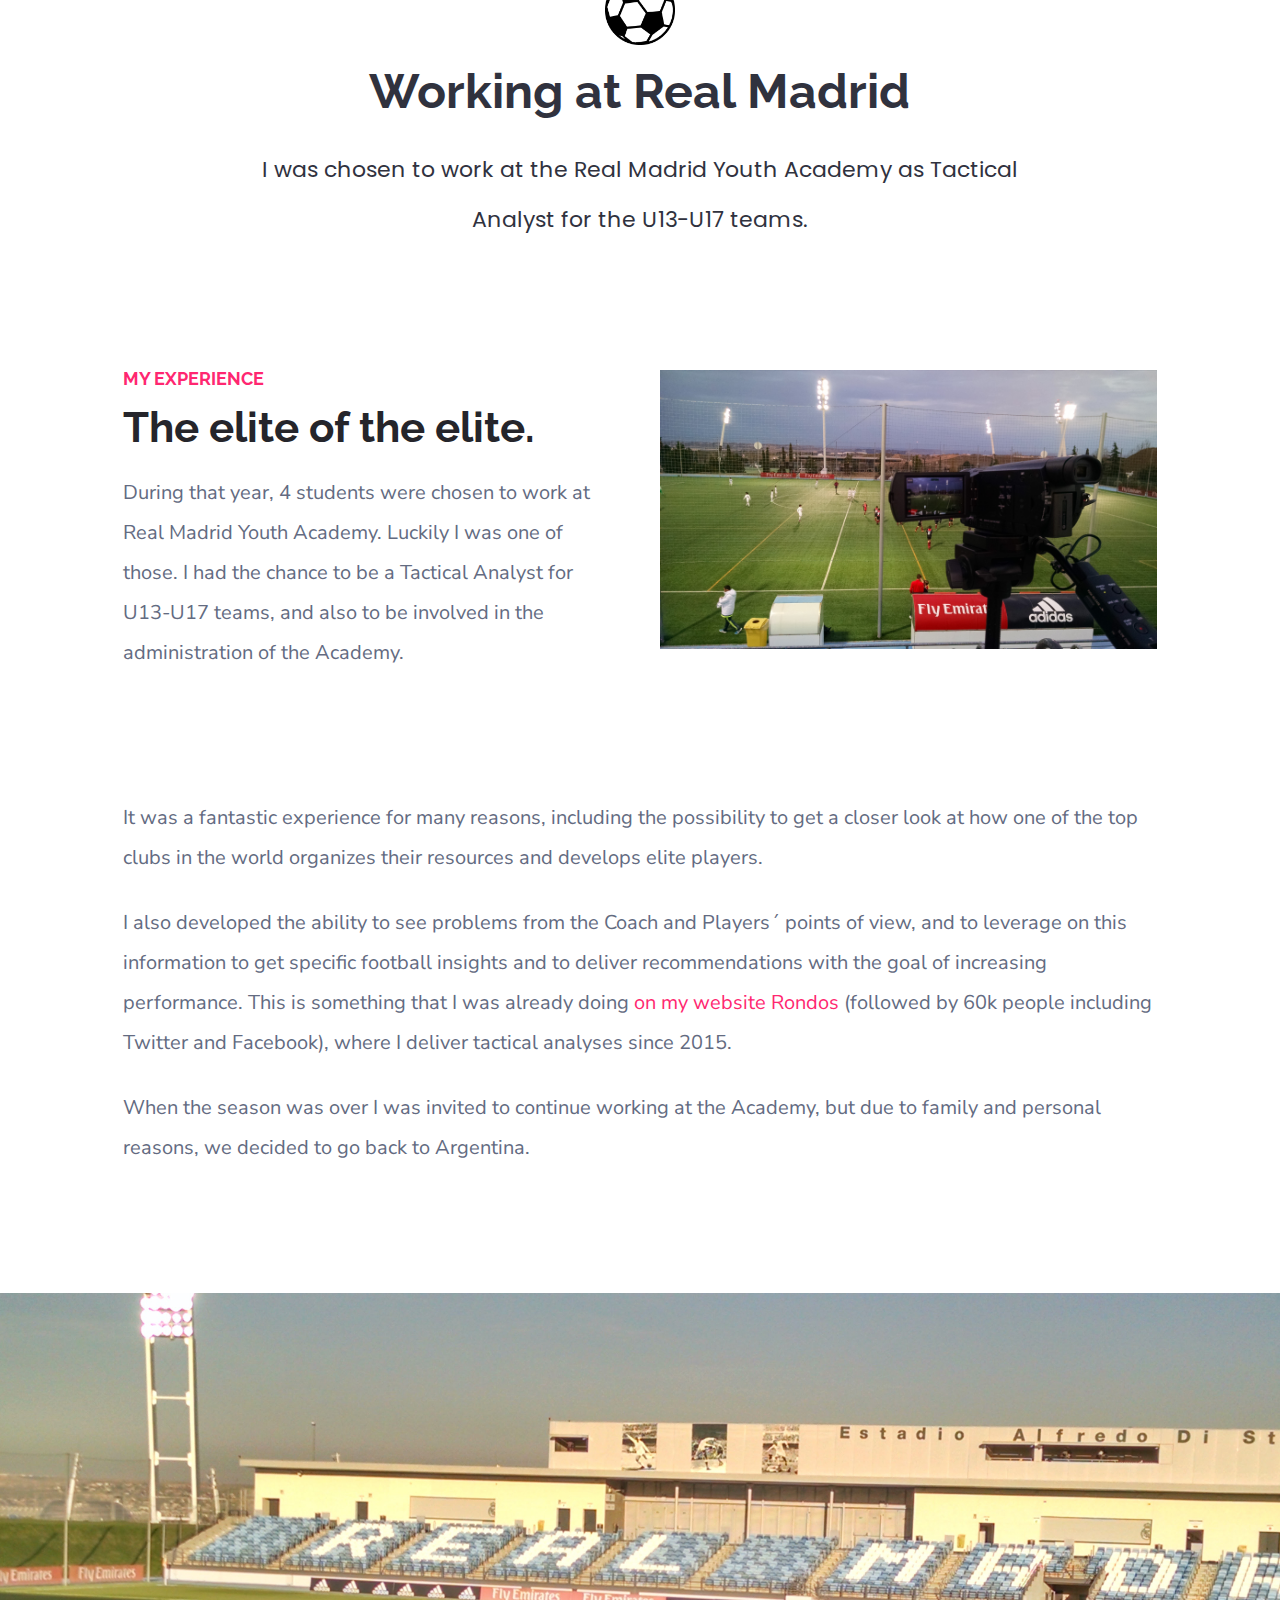
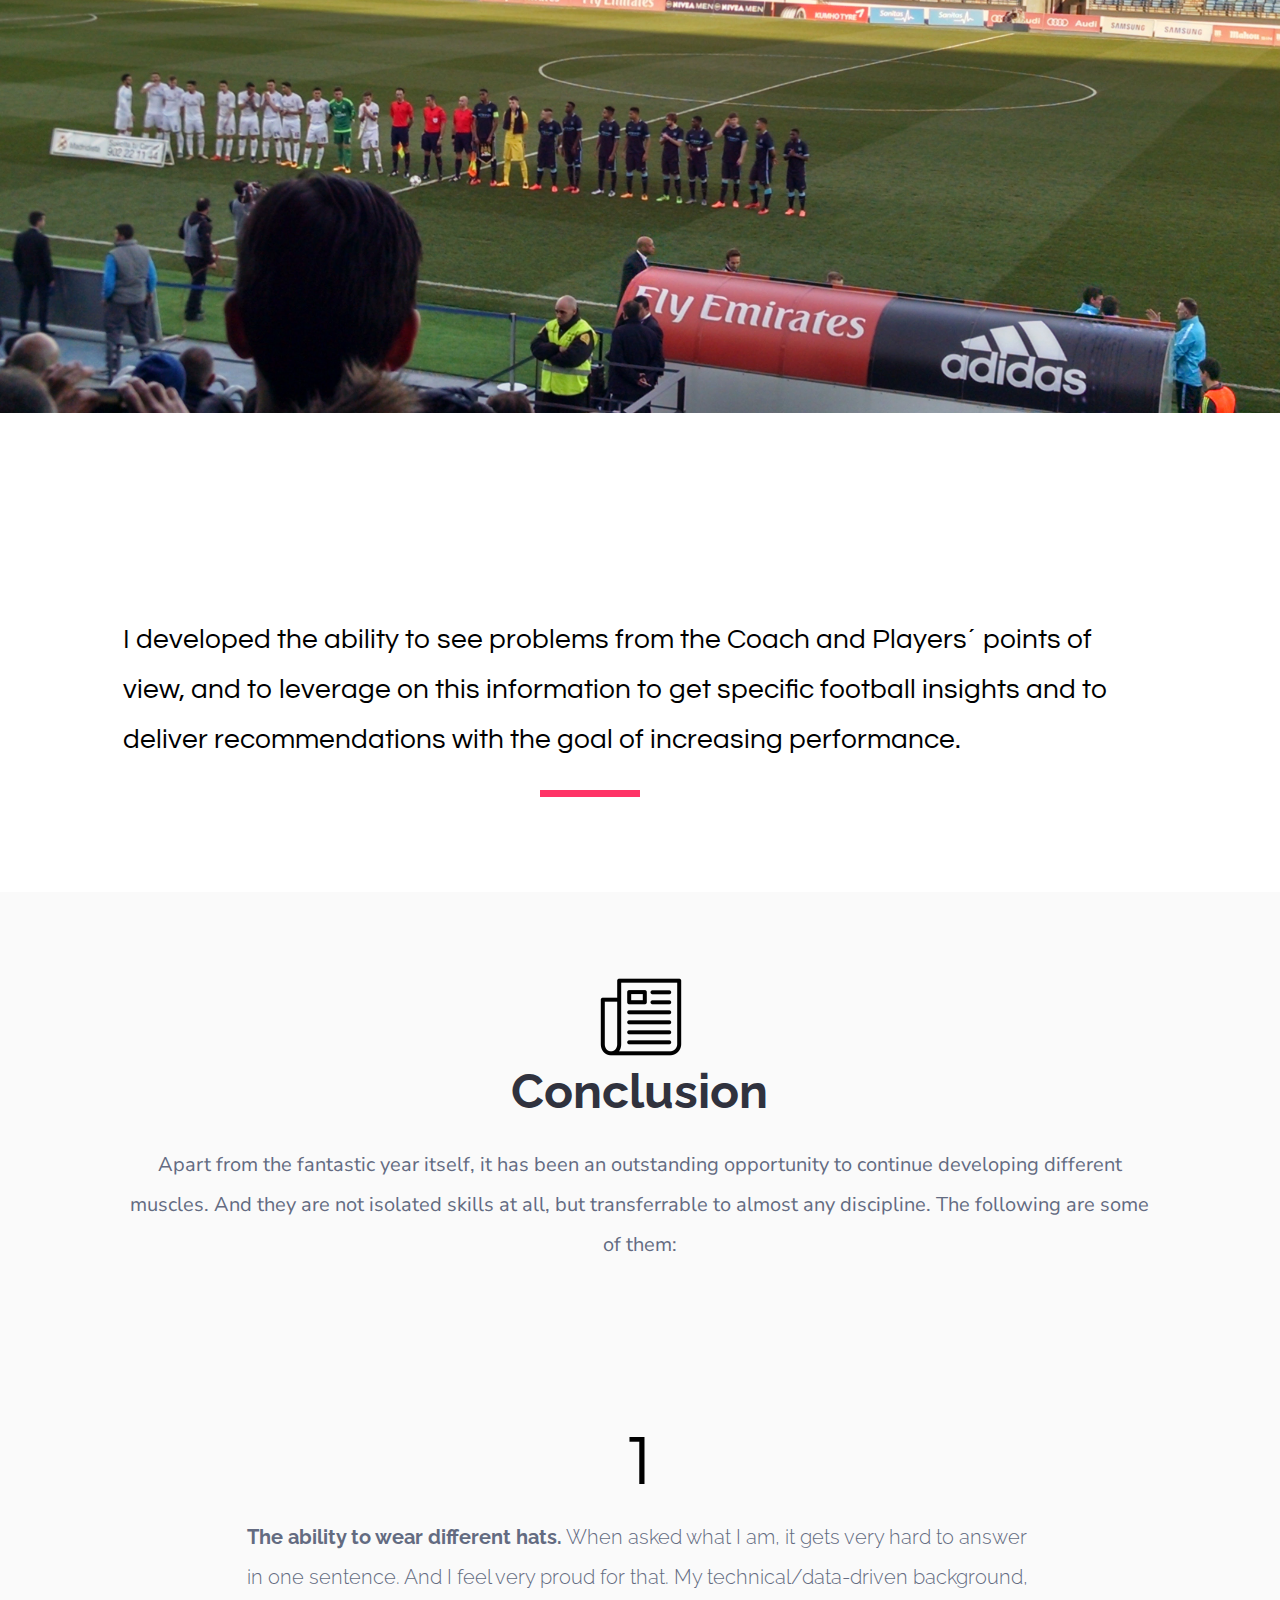
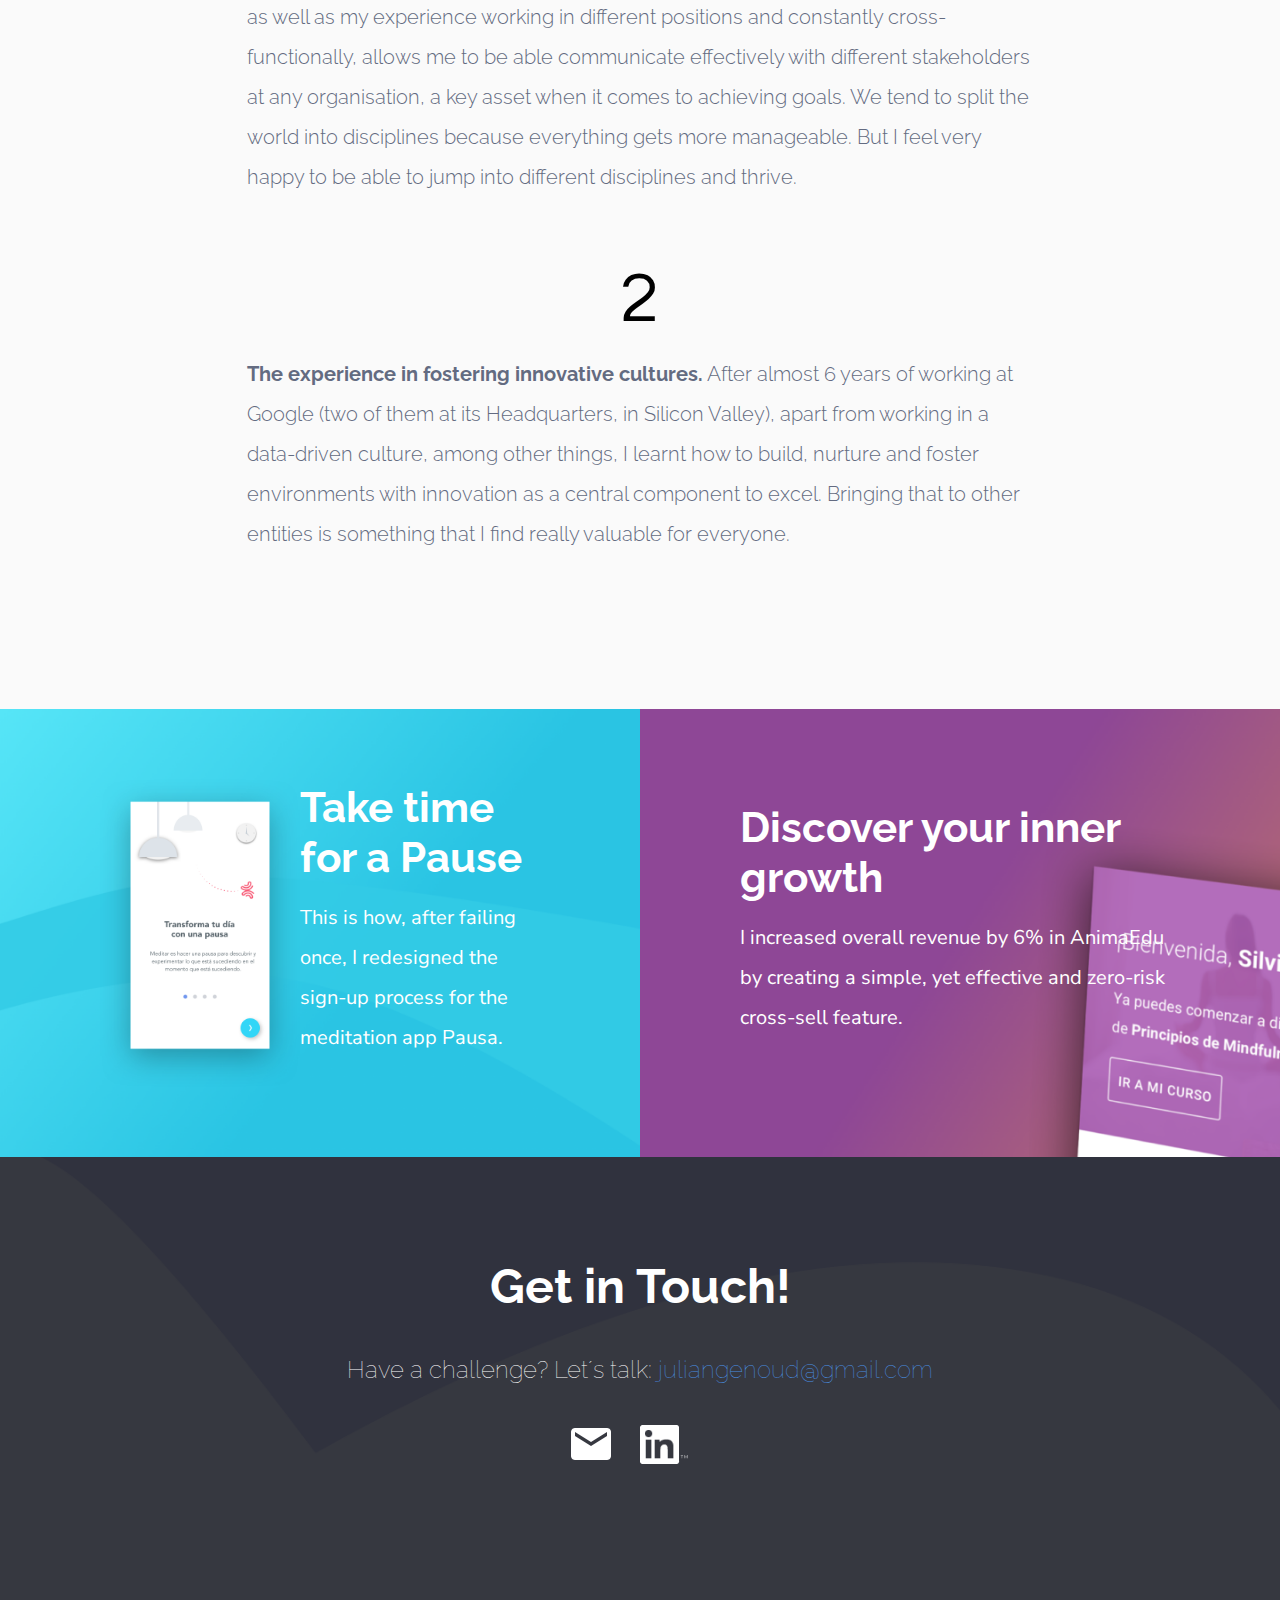
<file: realmadrid.html>
<!DOCTYPE html>
<html lang="en" dir="ltr">
    <head profile="http://www.w3.org/2005/10/profile">
      <!-- Global site tag (gtag.js) - Google Analytics -->
      <script async src="https://www.googletagmanager.com/gtag/js?id=UA-134057084-1"></script>
      <script>
      window.dataLayer = window.dataLayer || [];
      function gtag(){dataLayer.push(arguments);}
      gtag('js', new Date());

      gtag('config', 'UA-134057084-1');
      </script>
    <meta name="viewport" content="width=device-width, initial-scale=1"> <!-- This is key to allowing Responsive Design occur online. -->
    <link rel="icon" type="image/png" href="img/favicon.png" />
    <link rel="stylesheet" type="text/css" href="css/reset.css">
    <link rel="stylesheet" type="text/css" href="css/flex.css">
    <link rel="stylesheet" type="text/css" href="css/hamburger.css">
    <link rel="stylesheet" type="text/css" href="css/post_main.css">

    <link rel="stylesheet" type="text/css" href="css/post_mobile.css">
    <link rel="stylesheet" type="text/css" href="css/rm_add.css">

    <style>


    </style>
    <link href="https://fonts.googleapis.com/css?family=Open+Sans|Roboto:300,400,500" rel="stylesheet">
    <link href="https://fonts.googleapis.com/css?family=Lato|Nunito+Sans|Poppins|Questrial|Raleway:200,300,400,500,600,700,800,900" rel="stylesheet">
    <link rel="stylesheet" href="https://cdnjs.cloudflare.com/ajax/libs/font-awesome/4.7.0/css/font-awesome.min.css">
    <link rel="shortcut icon" href="http://juliangenoud.com/img/favicon.png" />
    <meta charset="utf-8">
    <title>Julián Genoud</title>
    <script src="js/hamburger_menu.js"></script>
  </head>
  <body>
    <header>
      <!-- This is the desktop menu -->
      <ul class="flex-container">
      <li class="logo desktop">
      <a href="index.html"><img src="img/logo_bw.png" style="height: 5rem; padding-top: 1.5rem; margin-right: 2rem;"></a>
       </li>
        <li class="menu_item desktop"><a href="#overview">Overview</a></li>
        <li class="menu_item desktop"><a href="#research">My Masters</a></li>
        <li class="menu_item desktop"><a href="#architecture">Working at RM</a></li>
        <li class="menu_item push desktop"><a href="#lessons">Conclusion</a></li>
        <li class="menu_item1 desktop"><a href="about.html">About</a></li>
        <li class="menu_item1 desktop"><a href="cv/CV_JulianGenoud.pdf" target="_blank">Résumé</a></li>
        <li class="menu_item1 desktop"><a href="mailto:juliangenoud@gmail.com">Get in touch</a></li>
        </ul>

        <!-- This is the mobile/tablet menu -->
        <div class="hamburger_menu mobile tablet" onclick="myHamb(this)">
          <div class="hamb_menu">
            <div class="bar1"></div>
            <div class="bar2"></div>
            <div class="bar3"></div>
          </div>
        <ul class="mobile_menu">
            <li class="logo_mobile"><a href="index.html"><img src="img/logo_8.png"></a></li>
            <li class="mobile_item"><a href="index.html">Home</a></li>
            <li class="mobile_item"><a href="about.html">About me</a></li>
            <li class="mobile_item"><a href="cv/CV_JulianGenoud.pdf" target="_blank">Résumé</a></li>
            <li class="mobile_item"><a href="mailto:juliangenoud@gmail.com">Get in touch</a></li>
          <div class="mobile_dec"></div>
        </ul>
      </div>
    </header>

    <!-- This is the hero section -->
    <section class="container">
      <section class="hero">
        <span class="roles">Tactical Analyst | Administration of Academy</span>
        <h1>My experience at Real Madrid.</h1>
        <h2>I took a Ms. in Talent Development in Football and <span style="font-weight:bold">was chosen to work at Real Madrid</span>. This is what I learnt.</h2>
        <div class="button"><a class="cta-button blue" href="#overview">VIEW EXPERIENCE</a></div>
      </section>

      <!-- This is the Overview. Normally it contains a short summary of the roles, the problem to solve and the solution. For this project it only contains an Overview. -->
      <section class="overview" id="overview">
        <div class="role">
          <div class="nut_list">
            <img src="img/problem.png" style="width: 8rem; margin-bottom: 2.5rem;">
            <ul>
              <li class="nut_title">Role<li>
              <li class="nut_desc">Tactical Analyst<li>
              <li class="nut_desc">Administration of Academy<li>
              <li class="nut_desc">Student<li>
            </ul>
          </div>
          <div class="nut_list list_center">
            <img src="img/deliverables_icon.png" style="width: 8rem; margin-bottom: 2.5rem;">
            <ul>
              <li class="nut_title">Deliverables<li>
              <li class="nut_desc">Thesis: AFA 360<li>
              <li class="nut_desc">Internship<li>
            </ul>
          </div>
          <div class="nut_list">
            <img src="img/tools_icon.png" style="width: 8rem; margin-bottom: 2.5rem;">
            <ul>
              <li class="nut_title">Timeframe<li>
              <li class="nut_desc">~1 year<li>
              <li class="nut_title" style="margin-top: 1.5rem;">Skills<li>
              <li class="nut_desc">Leadership<li>
              <li class="nut_desc">Coaching<li>
              <li class="nut_desc">Football Analysis<li>
            </ul>
          </div>
          </div>
        <div class="overview_intro">
        <img src="img/overview.png">
        <h1>Overview</h1>
        <p class="intro">During season 2015/16 I had the opportunity to wear a different hat and take a Ms in Talent Development in Football at Real Madrid School. Not only I created AFA 360, my 300-page player development model for the Argentine football, but also I was chosen to work at Real Madrid that season. This is what I learnt from this experience.</p>
      </div>
      </section>

      <!-- This sections explains the Ms in Talent Development taken at Real Madrid  -->
      <section class="research" id="research">
        <div class="research_intro">
            <img src="img/study_icon.png" style="width: 100px; margin-bottom: 20px;">
            <h1>My Ms. in Talent Development</h1>
            <p class="intro">During 10 months we got to study, visit and welcome +15 of the top-class football Youth Academies in Europe.</p>
        </div>
        <div class="competitive_desc">
            <h3>MY MASTERS</h3>
            <h2>Learning to develop world-class football players.</h2>
            <p>In November 2015 I started my Ms in Talent Identification and Development in Football, at Real Madrid School, in Madrid.</p>
            <p>During one full academic year, we studied, visited and welcomed more than 15 of the top-class Youth Academies in Europe, including Real Madrid, Ajax, Feyenoord, AZ Alkmaar, Sevilla, Dinamo Zagreb, Athletic Bilbao, among others.</p>
            <p>It was a fantastic opportunity to get a solid understanding of the state of football development in different continents (I already know South America, this time was Europe), and to learn how different football entities design their methodologies and allocate their resources to meet their goals and get closer to their missions.</p>
            <p>I am a certified football coach, but I come from a totally different background than most others. This enabled me to see things from a different perspective and to detect right away what opportunities are out there in the football world to better connect goals with actions.</p>
        </div>
        <div class="competitive_block">
          <div>
            <img src="img/rm/rm4.jpg">
          </div>
        </div>
        <div class="survey_desc">
              <h3>MY THESIS</h3>
              <h2>AFA 360, my Talent Development Model.</h2>
              <p>During this time I had the opportunity to create AFA 360, my 300-page-long Thesis. It is a player development model for the Argentine Football Federation.</p>
              <p>AFA 360 is the result of four main experiences: 1) My Ms in Talent Development; 2) The experience working at Real Madrid; 3) My almost 6 years at Google; 4) The knowledge on football methodology gained by getting certified as a Smart Football Coach in Catalunya (certified by the Catalan Football Federation).</p>
              <p>Unfortunately, due to copyright restrictions imposed by Smart Football, I cannot make AFA 360 publicly available. However, feel free to write to me and we can talk privately.</p>
              <div class="btn_link"><a href="mailto:juliangenoud@gmail.com" class="cta-secondary">CONTACT ME</a></div>
        </div>
        </div>
        <div class="survey_insight highlight">
          <p style="margin-bottom: 10rem;">AFA 360 is a player development model for the Argentine Football Federation. It has four pillars:</p>
            <ul>
              <li class="number">1</li>
              <li class="space_li"><span style="font-weight: bold;">A football and educational methodology</span> proposal to develop smart, creative and knowledgeable world-class players.</li>
              <li class="number">2</li>
              <li class="space_li"><span style="font-weight: bold;">A proposal to set minimum requirements</span> to Youth Academies in Argentina across 6 different areas.</li>
              <li class="number">3</li>
              <li class="space_li">A set of initiatives to expand the project´s impact, including creating <span style="font-weight: bold;">a University of Football in Argentina.</span></li>
              <li class="number">4</li>
              <li class="space_li">Some proposals to change specific regulations in football to provide a more <span style="font-weight: bold;">friendly and appropriate context for kids.</span></li>
            </ul>
        </div>
    </section>

    <!-- This sections explains my experience working at Real Madrid  -->
    <section class="info_architecture" id="architecture">
      <div class="info_architecture_intro">
        <img src="img/football_icon.ico" style="width: 70px; margin-bottom: 20px;">
        <h1>Working at Real Madrid</h1>
        <p class="intro">I was chosen to work at the Real Madrid Youth Academy as Tactical Analyst for the U13-U17 teams.</p>
      </div>
      <div class="user_story">
          <h3>MY EXPERIENCE</h3>
          <h2>The elite of the elite.</h2>
          <p>During that year, 4 students were chosen to work at Real Madrid Youth Academy. Luckily I was one of those. I had the chance to be a Tactical Analyst for U13-U17 teams, and also to be involved in the administration of the Academy.</p>
      </div>
      <div class="user_story_img">
          <img src="img/rm/rm2.jpg" style="width: 100%;">
      </div>
      <div class="content_strategy">
        <p>It was a fantastic experience for many reasons, including the possibility to get a closer look at how one of the top clubs in the world organizes their resources and develops elite players.</p>
        <p>I also developed the ability to see problems from the Coach and Players´ points of view, and to leverage on this information to get specific football insights and to deliver recommendations with the goal of increasing performance. This is something that I was already doing <a href="https://rondos.futbol">on my website Rondos</a> (followed by 60k people including Twitter and Facebook), where I deliver tactical analyses since 2015.</p>
        <p>When the season was over I was invited to continue working at the Academy, but due to family and personal reasons, we decided to go back to Argentina.</p>
      </div>
      <div class="img_content_strategy">
          <img src="img/rm/rm3.jpg">
      </div>
      <div class="conclusion">
            <div>
            <p class="blockquote">I developed the ability to see problems from the Coach and Players´ points of view, and to leverage on this information to get specific football insights and to deliver recommendations with the goal of increasing performance.</p>
            <div class="blockquote_line center"></div>
            </div>
      </div>
    </section>

    <!-- Lessons and Conclusions -->
    <section class="lessons" id="lessons">
        <div class="lessons_intro">
        <img src="img/conclusions.png" style="width:10rem;">
        <h1>Conclusion</h1>
        <p>Apart from the fantastic year itself, it has been an outstanding opportunity to continue developing different muscles. And they are not isolated skills at all, but transferrable to almost any discipline. The following are some of them:</p>
      </div>
      <div class="lessons_insights">
        <ul>
          <li class="lessons_number">1</li>
          <li class="lessons_tip"><span style="font-weight:bold">The ability to wear different hats.</span> When asked what I am, it gets very hard to answer in one sentence. And I feel very proud for that. My technical/data-driven background, as well as my experience working in different positions and constantly cross-functionally, allows me to be able communicate effectively with different stakeholders at any organisation, a key asset when it comes to achieving goals. We tend to split the world into disciplines because everything gets more manageable. But I feel very happy to be able to jump into different disciplines and thrive.</li>
          <li class="lessons_number">2</li>
          <li class="lessons_tip"><span style="font-weight:bold">The experience in fostering innovative cultures.</span> After almost 6 years of working at Google (two of them at its Headquarters, in Silicon Valley), apart from working in a data-driven culture, among other things, I learnt how to build, nurture and foster environments with innovation as a central component to excel. Bringing that to other entities is something that I find really valuable for everyone.</li>
        </ul>
      </div>
      </section>

      <!-- Here starts the See More section  -->
      <section class="see_more">
            <div class="more_project_1">
              <a href="pausa_signup.html">
                <div class="more_project_1_layer">
                    <img src="img/pausa.png">
                    <div>
                      <h2>Take time for a Pause</h2>
                      <p>This is how, after failing once, I redesigned the sign-up process for the meditation app Pausa.</p>
                    </div>
                </div>
              </a>
            </div>
            <div class="more_project_2">
              <a href="animaedu_upsell.html">
              <div class="more_project_2_layer">
                <div>
                  <h2>Discover your inner growth</h2>
                  <p>I increased overall revenue by 6% in AnimaEdu by creating a simple, yet effective and zero-risk cross-sell feature.</p>
                </div>
              </div>
              </a>
            </div>
      </section>

      <!-- footer  -->
      <section class="footer">
        <h1>Get in Touch!</h1>
        <h2>Have a challenge? Let´s talk: <a href="mailto:juliangenoud@gmail.com">juliangenoud@gmail.com</a></h2>
        <ul class="contact">
          <li><a href="mailto:juliangenoud@gmail.com"><img src="img/baseline_email_white_48dp.png" class="size"></a></li>
          <li><a href="https://www.linkedin.com/in/juliangenoud/" target="_blank"><img src="img/In-White-48px-TM.png" class="size"></a></li>
        </ul>
      </section>
    </section>
  </body>
</html>
</file>
<file: css/style.css>
* {
  box-sizing: border-box;
}

html {
  font-size: 10px;
}

header {
  padding: 2rem 10rem;
}

body {
  font-family: 'Raleway', 'Nunito Sans', 'SF Pro display','Muli', 'Questrial', sans-serif;
}

p {
  font-family: "Nunito Sans";
  color: #636B81;
  line-height: 4.7rem;
  font-size: 2rem;
  margin-bottom: 2rem;
}

.logo_name {
  font-family: 'Nunito Sans';
  font-size: 2.8rem;
  margin-left: 1.5rem;
}

.mobile {
  display: none;
}

h1 {
  font-size: 4.4rem;
  font-family: 'Raleway', sans-serif;
  font-weight: bold;
  color: #fff;
  line-height: 5rem;
  margin-top: 2rem;
  margin-bottom: 2rem;
}

h2 {
  font-size: 2.4rem;
  font-weight: lighter;
  font-family: 'Raleway', sans-serif;
  color: #fff;
  line-height: 4.5rem;
  margin-bottom: 70px;
}

.index_container {
  background-color: #fff;
  margin: 0 auto;
  display: flex;
  flex-direction: column;
  width: 100%;
  /* grid-template-columns: 2fr 8fr 2fr;
  grid-template-areas:
      "section_atf section_atf section_atf"
      "project_1 project_1 project_1"
      "project_2 project_2 project_2"
      "project_3 project_3 project_3"
      "project_4 project_4 project_4"
      "footer footer footer" */
  }


/* -----------
Hero section
-------------*/

.section_atf {
  padding-top: 25vh;
  padding-left: 10rem;
  padding-bottom: 10rem;
  background-color: #fff;
  grid-area: section_atf;
}

.section_atf h1 {
  font-family: 'Raleway', sans-serif;
  font-size: 5.4rem;
  margin-top: 0;
  color: #000;
  margin-bottom: 5rem;
}

.section_atf h2 {
  font-size: 3.4rem;
  color: #000;
  font-weight: 400;
  line-height: 7rem;
  width: 75%;
}

.arrow {
  padding: 3.5rem;
  background-color: #FF78A7;
  width: 9rem;
  border-radius: 20rem;
  margin-left: 40%;
}

/* -----------
Projects section
-------------*/

.project_2_bis_left h1 {
color: #64D9F0;
}

.project_4 h1, .project_4 h2, .project_2_bis_left h2 {
  color: #4A4A4A;
}

.project_1, .project_2, .project_2_bis, .project_3, .project_4 {
  padding: 10rem 0;
  align-items: center;
  display: grid;
}

.project_1 {
  background-image: linear-gradient(155deg, #772ED0 0%, #536DFE 100%);
  grid-template-columns: 1fr 6fr 4fr 1fr;
  grid-template-areas:
  ". project_1_left project_1_right ."
}

.project_2 {
  background-image: url("../img/background_pausa.png");
  grid-area: project_2;
  grid-template-columns: 1fr 4fr 6fr 1fr;
  grid-template-areas:
  ". project_2_left project_2_right ."
}

.project_2_bis {
  background-image: url("../img/pausa/background_pausa2.png");
  background-size:cover;
  min-height: 100vh;
  grid-area: project_2_bis;
  grid-template-columns: 1fr 6fr 4fr 1fr;
  grid-template-areas:
  ". project_2_bis_left project_2_bis_right ."
}

.project_3 {
  background-image: linear-gradient(155deg, #8E4796 50%, #F7A636 100%);
  background-image: url("../img/background_anima.png");
  background-size: cover;
  grid-area: project_3;
  grid-template-columns: 1fr 6fr 4fr 1fr;
  grid-template-areas:
  ". project_3_left project_3_right ."
}

.project_4 {
  background-image: url("../img/background_rm.png");
  background-size: cover;
  grid-area: project_4;
  grid-template-columns: 1fr 6fr 4fr 1fr;
  grid-template-areas:
  ". project_4_left project_4_right ."
}


.roles {
  font-size: 1.8rem;
  font-family: 'Raleway', sans-serif;
  font-weight: lighter;
  color: #fff;
}

.dark {
  font-size: 1.8rem;
  font-family: 'Raleway', sans-serif;
  font-weight: lighter;
  color: #4A4A4A;
}


/* -----------
Footer
-------------*/


.footer {
  background: url("../img/background_footer.png");
  background-repeat: no-repeat;
  background-size: cover;
  grid-area: footer;
  padding-bottom: 10rem;
  display: flex;
  flex-direction: column;
  align-items: center;
}

.footer h1 {
  padding-top: 55px;
  text-align: center;
}

.footer h2 {
  font-size: 2.4rem;
  text-align: center;
  width: auto;
  margin-bottom: 2rem;
}

.contact {
  display: flex;
  align-items: center;
}

.contact li {
  margin-right: 25px;
  display: inline;
  float: left;
}

.size {
  color: #FFf;
  width: 48px;
}

.footer a {
  color: #4A90E2;
  text-decoration: none;
}

.footer a:hover {
  color: #FFF;
}


/* Material icons */

.material-icons.pink {
  color: #FFf;
  margin-left: 1.8rem;
}

.circle {
  margin-left: 40%;
  display: flex;
  align-items: center;
  width: 6rem;
  height: 6rem;
  border-radius: 50%;
  background-color: #FF78A7;
  transition: .3s;
  box-shadow: 2px 8px 14px rgba(0,0,0,.25);
}

/* -----
Animations
-----*/

.circle {
    -webkit-animation: mover .4s infinite  alternate;
    animation: mover .4s infinite  alternate;
}


.fefi {
  animation: fade 2s 0s linear alternate;
}

.fafi {
  animation: fade 4s 0s linear alternate;
}

@-webkit-keyframes mover {
    0% { transform: translateY(0); }
    100% { transform: translateY(-10px); }
}
@keyframes mover {
    0% { transform: translateY(0); }
    100% { transform: translateY(-10px); }
}

@keyframes fade {
  0% {
    opacity: 0;
  }

  50% {
    opacity: 0;
  }

  100% {
    opacity: 1;
  }
}


/* ----
imgs
-----
*/

.mobile_img {
  display: none;
}

.logo img {
  max-width: 65px;
}

.project_1_right img, .project_1_left img {
  width: 100%;
  min-width: 50rem;
}

.project_2_left img {
  max-height: 80vh;
}

.project_3_right img {
  max-height: 100vh;
  margin-left: 20vw;
}

.project_4 img {
  width: 30vw;
  align-self: flex-end;
  margin-left: 25vw;
}

/* ----
Grid Areas
-----
*/


.project_1_left {
  grid-area: project_1_left;
}

.project_1_right {
  grid-area: project_1_right;
  align-self: flex-end;
}

.project_2_left {
  align-items: center;
  grid-area: project_2_left;
}

.project_2_right {
  align-items: center;
  grid-area: project_2_right;
}

.project_2_bis_left {
  align-items: center;
  grid-area: project_2_bis_left;
}

.project_2_bis_right {
  align-items: center;
  grid-area: project_2_bis_right;
}


.project_3_left {
  grid-area: project_3_left;
}

.project_3_right {
  grid-area: project_3_right;
}

.project_4_left {
  grid-area: project_4_left;
}

.project_4_right {
  grid-area: project_4_right;
}

/* ----
Buttons
-----
*/

.cta-button {
  text-decoration: none;
  font-size: 1.2rem;
  box-shadow: 0px 20px 40px rgba(0,0,0,0.15);
  border-radius: 40px;
  border:0px;
  padding: 20px 75px;
  font-weight: bold;
  min-width: 20%;
  -webkit-transition-duration: 0.2s; /* Safari */
  transition-duration: 0.2s;
}

.cta-button:hover {
  background-color: #FF7EAA;
  color: #ffffff;
  /* font-size: 1.7rem; */
}

.white {
  background-color: #ffffff;
  color: #3653FC;
}

.blue {
  background-color: #394D84;
  color: #FFF;
}

.text_blue {
  color: #7197EF;
}

.light-blue {
  background-color: #64D9F0;
  color: #FFF;
}

.orange {
  background-color: #F7A636;
  color: #FFF;
}

.index_item a {
  text-decoration: none;
  font-family: 'Raleway', sans-serif;
  color: #000000;
  font-size: 1.6rem;
}

.index_item a:hover {
  color: #FF7EAA;
}

.menu_cta a {
  text-decoration: none;
  font-size: 1.6rem;
  color: #000;
  background-color: #fff;
  border-radius: 40px;
  border:1px solid #999;
  /*border-color: #FF7EAA;*/
  padding: 12px 30px;
  /* font-weight: bold;*/
  min-width: 20%;
  -webkit-transition-duration: 0.4s; /* Safari */
  transition-duration: 0.4s;
}

.menu_cta a:hover {
  background-color: #000;
  color: #fff;
  border-color: #fff;
}


/* Tablet  */
@media (min-width: 575px) and (max-width: 979px) {

header {
    padding: 2rem;
    background-color: transparent;
}

h1 {
  font-size: 3.8rem;
}

h2 {
  font-size: 2.4rem;
}

.project_1, .project_2, .project_2_bis, .project_3, .project_4 {
  padding: 10rem 0;
  grid-row-gap: 8rem;
  grid-template-columns: 1fr 6fr 1fr;
}

.project_1 {
  grid-template-areas:
  ". project_1_left ."
  ". project_1_right ."
}


.project_1_right img {
width: 100% !important;
padding: 0;
margin: 0;
}

.project_2 {
  background-size: cover;
 grid-template-areas:
 ". project_2_right ."
  ". project_2_left ."
}

}

/* Mobile */
@media screen and (max-width: 575px){

header {
  padding: 2rem;
}

.mobile {
  display: block;
}

.logo img {
    max-width: 4.5rem;
}

.logo_name {
  font-size: 1.8rem;
  margin-left: 1rem;
}

.index_item {
  display: none;
}

.menu_cta {
  display: none;
}

.roles {
  font-size: 1.6rem;
}

h1  {
  font-size: 3.2rem;
  line-height: 3.8rem;
}

h2 {
  font-size: 1.8rem;
  line-height: 3.5rem;
  margin-bottom: 3rem;
}


/* -----------
Hero section
-------------*/

.section_atf {
    padding-left: 2rem;
    padding-right: 2rem;
    background-size: cover;
    padding-top: 10vh;

}

.section_atf h1 {
    font-size: 3.6rem;
    line-height: 5rem;
}

.section_atf h2 {
  font-size: 2.8rem;
  line-height: 5rem;
  width: 100%;
}

/* -----------
Projects section
-------------*/

.project_1, .project_2, .project_2_bis, .project_3, .project_4 {
  padding: 10rem 2rem;
}

.project_2_bis {
  height: auto;
}

.project_2 h2 {
  font-weight: 500;
}

.project_1_right img, .project_1_left img {
  width: 100%;
  margin-top: 2rem;
  min-width: 0rem;
  margin-bottom: 3rem;
}

.project_4 {
  background-image: url("../img/background_rm_mobile.png");
  background-size: cover;
  padding-top: 10rem;
  padding-bottom: 20rem;
}

.button {
  margin-top: 6rem;
}

.desktop {
  display: none;
}

.mobile_img {
  display: block;
}

/* -----------
Buttons
-------------*/

.cta-button {

  font-size: 1.2rem;
  margin-top: 10rem;
  width: 26rem;
  margin-left: -13rem;
  position: relative;
  left: 50%;
}


.footer h1 {
  font-size: 3.2rem;
}

.footer h2 {
  font-size: 1.8rem;
}

}
</file>
<file: css/flex.css>
.flex-container {
  display: flex;
}

.logo {
  align-self: center;
}

.menu_item {
  flex-grow: 15;
  align-self: center;
}

.menu_item1 {
  flex-grow: 10;
}

.img_post {
  align-self: flex-end;
}

.competitive_block {
  align-self:center;
}

.nut_list {
  flex-grow: 1;
}


.survey_desc {
  flex-grow: 23;
}

.survey_block {
  align-self:center;
}


/* ----
CSS for Mobile
-----
*/

@media screen and (max-width: 575px){

.flex-container {
  display: flex;
  padding: 0rem 0rem;
}

}
</file>
<file: css/flex_index.css>
.flex-header {
  display: flex;
}

.logo {
  align-self: center;
  flex-grow: 20;
}

.logo_name {
  flex-grow: 20;
  align-self: center;
}

.index_item {
  flex-grow: 2;
  align-self: center;
}

.menu_cta {
  align-self: center;
}


/* Mobile */
@media screen and (max-width: 575px){

.project_1, .project_2, .project_2_bis, .project_3, .project_4 {
display: flex;
flex-direction: column;
}
</file>
<file: css/hamburger.css>
.hamburger_menu {
  display: inline-block;
  cursor: pointer;
}

.mobile {
  display: none;
}

.mobile_menu {
  padding: 2rem 6rem;
  height: 100vh;
  width: 100vw;
  background: #fff;
  display: none;
  margin-left:-2rem;
  margin-top: -6rem;
}

.logo_mobile img {
  width: 4.5rem;
  margin-top: 6rem;
  margin-bottom: 4rem;
}

.bar1, .bar2, .bar3 {
  width: 35px;
  height: 4px;
  background-color: #333;
  margin: 6px 0;
  transition: 0.4s;
}

.bar2 {
  width: 25px;
}

.mobile_item {
  font-family: 'Raleway', sans-serif;
  margin-bottom: 3.5rem;
}

.mobile_item a {
  font-size: 2.4rem;
  color: #333;
  text-decoration: none;
}

.mobile_dec {
  width: 9rem;
  background-color: #FF7EAA;
  height: .4rem;
}

/* Rotate first bar */
.change .bar1 {
  -webkit-transform: rotate(-45deg) translate(-9px, 6px) ;
  transform: rotate(-45deg) translate(-9px, 6px) ;
}

/* Fade out the second bar */
.change .bar2 {
  opacity: 0;
}

/* Rotate last bar */
.change .bar3 {
  -webkit-transform: rotate(45deg) translate(-8px, -8px) ;
  transform: rotate(45deg) translate(-8px, -8px) ;
}

/* Show menu */
.change .mobile_menu {
  display: block;
}


/* Mobile */
@media screen and (max-width: 575px){

.mobile {
  display: block;
}

.desktop {
  display: none;
}
}

/* Tablet  */
@media (min-width: 575px) and (max-width: 979px) {

.tablet {
  display: block;
}

.flex-container {
  display: none;
}

.flex-header {
  display: none;
}

}
</file>
<file: css/post_main.css>
* {
box-sizing: border-box;
}

html {
  font-size: 10px;
}

header {
  height: 7rem;
  width: 100%;
  background-color: #000;
  position: fixed;
  padding-left: 10rem;
  padding-right: 10rem;
  z-index: 1000;

}

body {
  font-family: 'Nunito Sans','Roboto','Muli', 'Questrial', sans-serif;
}

.container {
  margin: 0 auto;
  width: 100%;
  display: flex;
  flex-direction: column;
  /* grid-template-columns: 2fr 8fr 2fr;
  grid-template-areas:
  "hero hero hero"
  "overview overview overview"
  "failure failure failure"
  "fail_highlight fail_highlight fail_highlight"
  "research research research"
  "info_architecture info_architecture info_architecture"
  "visuals visuals visuals"
  "results results results"
  "prototype prototype prototype"
  "lessons lessons lessons"
  "footer footer footer" */
}

.flex-container {
  padding: 0rem 0rem;
  align-items: center;
}

h1 {
  font-size: 4.8rem;
  font-family: 'Raleway', sans-serif;
  font-weight: bold;
  color: #30323E;
  margin-bottom: 30px;
}

h2 {
  color: #25252B;
  font-family: 'Raleway', sans-serif;
  font-size: 4.2rem;
  font-weight: bold;
  margin-bottom: 15px;
  line-height: 6rem;
}

h3 {
  font-family: 'Raleway', sans-serif;
  color: #FF2770;
  font-size: 1.8rem;
  font-weight: bold;
  margin-bottom: 10px;
}

p, .lessons_tip {
  color: #636B81;
  line-height: 4rem;
  font-size: 2rem;
  margin-bottom: 25px;
}

a {
  text-decoration: none;
  color: #FF2770;
}

a:hover {
  text-decoration: underline;
}

.menu_item a {
  font-family: 'Raleway', sans-serif;
  font-size: 1.6rem;
  color: #fff;
  text-decoration: none;
}

.menu_item a:hover {
  color: #d9d9d9;
  padding-bottom: 1rem;
  border-bottom: 3px #fff solid;
}

.menu_item1 a {
  font-family: 'Raleway', sans-serif;
  font-size: 1.8rem;
  color: #fff;
  text-decoration: none;
}

.menu_item1 a:hover {
  color: #d9d9d9;
}

.push {
  margin-right: 15rem;
}


.intro {
  font-family: "Poppins";
  font-size: 2.2rem;
  color: #30323E;
  line-height: 5rem;
}

.hero {
  /* background-image: url("../img/background_goal_celebration.png"); */
  background-size: cover;
  padding-top: 30vh;
  height: 100vh;
  display: flex;
  flex-direction: column;
  align-items: center;
  grid-area: hero;
}

/* ------
Hero section
--------*/

.roles {
  font-family: 'Raleway', sans-serif;
  font-size: 2.2rem;
  font-weight: lighter;
  text-align: center;
  color: #fff;
  grid-area: roles;
}


.hero h1 {
  font-size: 4.8rem;
  font-weight: bold;
  text-align: center;
  color: #fff;
  line-height: 7.1rem;
  margin-top: 30px;
  margin-bottom: 30px;
}

.hero h2 {
  font-family: 'Raleway', sans-serif;
  font-size: 2.4rem;
  font-weight: 300;
  text-align: center;
  color: #fff;
  line-height: 5rem;
  margin-bottom: 70px;
}



/* Basic standard grid structure for sections */

.overview, .research, .info_architecture, .visuals, .results, .lessons {
  padding: 7.5rem 0;
  display: grid;
  grid-template-columns: 1fr 1fr 3fr 1fr 1fr 3fr 1fr 1fr;
  grid-row-gap: 10rem;
  grid-column-gap: 4rem;
  /* background-color: #2196F3; */
}

/* Style for intros */

.overview_intro, .info_architecture_intro, .research_intro, .visuals_intro, .lessons_intro, .failure_intro {
  flex-direction: column;
  align-items: center;
  text-align: center;
}

/* ------
Overview sections
--------*/


/* ------------ Roles (this is the description on top, with Role, Deliverables and Specs) ------------------------ */

.role {
  padding-top: 8rem;
  padding-bottom: 10rem;
  background-color: #fafafa;
  display: flex;
  grid-area: role;
}

.nut_list {
  align-items: center;
  text-align: center;
}

.nut_list li {
  margin-bottom: 0rem;
  line-height: 3.5rem;
}

.list_center {
  border-left: 1px solid;
  border-right: 1px solid;
  border-color: #777;
}

.nut_title {
  color: #000;
  font-family: 'Lato', sans-serif;
  font-weight: bold;
  font-size: 2.2rem;
}

.nut_desc {
  font-family: 'Raleway', sans-serif;
  color: #000;
  font-size: 1.8rem;
}

/* ----------------- Overview ------------------- */

.overview {
  grid-area: overview;
  background: #fafafa;
}

.overview_intro img {
  width: 120px;
}

.overview_intro {
  grid-area: overview_intro;
}

.solution_info {
  grid-area: solution;
}

.problem_info {
  grid-area: problem;
}

.img_problem {
  grid-area: img_problem;
  display: flex;
  align-items: center;
}

.img_solution {
  grid-area: img_solution;
  display: flex;
  align-items: flex-end;
}

.img_solution img, .img_problem img {
  width: 100%;
}


/* ------
Research section
--------*/

.research {
  display: grid;
  grid-area: research;
  background: #fff;
}

.research_intro {
  grid-area: research_intro;
}

.competitive_block {
  grid-area: competitive_block;
}

.competitive_desc {
  grid-area: competitive_desc;
}

.competitive {
  grid-area: competitive;
}

.scoping {
  grid-area: scoping;
}

.scoping_block {
  grid-area: scoping_block;
  display: flex;
  align-items: center;
}

.survey_block {
  grid-area: survey_block;
}

.survey_desc {
  grid-area: survey_desc;
}

.survey {
  grid-area: survey;
}


/* ------
Info Architecture section
--------*/

.info_architecture {
    background-color: #fff;
    grid-area: info_architecture;
}

.info_architecture_intro {
  grid-area: info_architecture_intro;
}

.user_story_img {
  grid-area: user_story_img;
}

.user_story {
  grid-area: user_story;
}

.user_sto_img {
  grid-area: user_sto_img;
}

.img_content_strategy {
  grid-area: img_content_strategy;
}

.img_content_strategy img {
  width: 100%;
}

.content_strategy {
  grid-area: content_strategy;
}

.content_strategy_2 {
  background-color: #fff;
  grid-area: content_strategy_2;
}

.content_strategy_2_block {
  grid-area: content_strategy_2_block;
}

.content_strategy_2_path {
  grid-area: content_strategy_2_path;
}

.content_strategy_2_path img {
  width: 100%;
}

.personas {
  padding: 7rem 0;
  display: grid;
  grid-area: personas;
  grid-template-columns: .5fr 4fr 4fr .5fr;
  grid-column-gap: 5.6rem;
  grid-row-gap: 5rem;
  grid-template-areas:
  "persona_intro persona_intro persona_intro persona_intro"
  ". persona1 persona4 ."
  ". persona3 persona2 ."
}

.persona_intro {
  grid-area: persona_intro;
  text-align: center;
}

.persona1 {
  grid-area: persona1;
}

.persona2 {
  grid-area: persona2;
}

.persona3 {
  grid-area: persona3;
}

.persona4 {
  grid-area: persona4;
}

.user_persona {
  padding: 0rem 2rem 2rem;
  box-shadow: 0px 2px 40px rgba(0,0,0,.12);
  margin: 1rem;
}

.user_persona p {
  font-family: 'Raleway', sans-serif;
  font-size: 1.6rem;
  font-weight: 300;
  color: #30323E;
}

.user_persona a {
  font-family: 'Raleway', sans-serif;
  text-align: center;
  font-weight: bold;
  color: #3653FC;
  font-size: 1.6rem;
}

.user_persona_title {
  border-bottom: #777777 1px solid;
  margin-bottom: 7rem;
}

.user_persona_box {
  position: relative;
  top: -30px;
}

/* .persona_pic {
  position: relative;
  top: -30px;
  width: 20rem;
} */

.persona_blockquote {
  font-family: "Questrial";
  color: #30323E;
  text-align: center;
  font-size: 2rem;
  line-height: 3.5rem;
}

.border_green {
  border-top: #00C853 5px solid;
}

.border_blue {
  border-top: #4A90E2 5px solid;
}

.border_purple {
  border-top: #A654AF 5px solid;
}

.border_pink {
  border-top: #EC407A 5px solid;
}

.user_persona h4 {
  font-size: 2rem;
  font-weight: bold;
  margin-bottom: 2rem;
}

/* ------
Wireframes mini-section
--------*/

.wireframes {
  background-color: #fafafa;
}

.wireframes_desc {
  grid-area: wireframes_desc;
}

.wireframes_block {
  grid-area: wireframes_block;
  align-self: center;
}

.wireframes_img {
  grid-area: wireframes_img;
}

.wireframes_test_desc {
  grid-area: wireframes_test_desc;
}

.wireframes_test_block {
  grid-area: wireframes_test_block;
}

.wireframes_pic {
  grid-area: wireframes_pic;
}

.wireframes_conclusion {
  grid-area: wireframes_conclusion;
}

.test_before1 {
  grid-area: test_before1
}

.test_before2 {
  grid-area: test_before2;
}

.test_after {
  grid-area: test_after;
}

.test_recap {
  grid-area: test_recap;
}

.test_challenge {
  grid-area: test_challenge;
}



/* ------------------------------------------
Visuals Section
---------------------------------------------*/

.visuals {
  display: grid;
  background: #fff;
  grid-area: visuals;
}

.visuals_intro {
  grid-area: visuals_intro;
}

.branding {
  grid-area: branding;
}

.branding_block {
  grid-area: branding_block;
  display: flex;
  align-items: center;
}

.branding_img {
  grid-area: branding_img;
}

.branding_block {
  grid-area: branding_block;
}

.branding_img_2 {
  grid-area: branding_img_2;
}

.branding_research {
  grid-area: branding_research;
}

.branding_research_item {
  margin: 10rem 0;
  display: flex;
  flex-direction: column;
  align-items: center;
  text-align: center;
}

h4 {
  font-size: 2.4rem;
  font-weight: bold;
  margin-bottom: 2rem;
}

.hifi {
  grid-area: hifi;
  display: flex;
  flex-direction: column;
}

.hifi_img {
  grid-area: hifi_img;
  display: flex;
  align-items: flex-end;
}

.hifi_2 {
  grid-area: hifi_2;
  display: flex;
  flex-direction: column;
}

.img_hifi_2 {
  grid-area: img_hifi_2;
}

.hifi_3 {
  grid-area: hifi_3;
  display: flex;
  flex-direction: column;
}

.hifi_flow {
  display: flex;
  grid-area: hifi_flow;
  flex-direction: column;
}

.hifi_flow_img {
  grid-area: hifi_flow_img;
  display: flex;
  align-items: center;
}

.hifi_img img, .branding_block img {
  width: 100%;
}


/* ------------------------------------------
Results Section
---------------------------------------------*/

.results {
  display: grid;
  background: #fff;
  grid-area: results;
  grid-column-gap: 4rem;
  grid-row-gap: 5rem;
  grid-template-columns: 1fr 6fr 2fr 2fr 1fr;
}

.results_test1 {
  grid-area: results_test1;
}

.results_test2 {
  grid-area: results_test2;
}

.results_test3 {
  grid-area: results_test3;
}

.results_test_img {
  grid-area: results_test_img;
}

.kpis {
  grid-area: kpis;
}

.img_kpis {
  grid-area: img_kpis;
}

.img_kpis img {
  width: 100%;
}


/* ------------------------------------------
Prototype Section
---------------------------------------------*/

.prototype {
    display: grid;
    padding-top: 30vh;
    grid-template-columns: 1fr 6fr 4fr 1fr;
    grid-area: prototype;
    grid-template-areas:
    ". prototype_desc prototype_pic ."
}

.prototype h1 {
  font-size: 5.4rem;
  font-weight: bold;
  color: #fff;
  line-height: 7.1rem;
  margin-top: 30px;
  margin-bottom: 30px;
}

.prototype h2 {
  font-family: 'Raleway', sans-serif;
  font-size: 2.8rem;
  font-weight: 300;
  color: #fff;
  line-height: 5rem;
  margin-bottom: 70px;
}

/* ------------------------------------------
Lessons Section
---------------------------------------------*/


.lessons {
  background-color: #fafafa;
  grid-area: lessons;
  grid-template-areas:
  ". lessons_intro lessons_intro lessons_intro lessons_intro lessons_intro lessons_intro ."
  ". . lessons_insights lessons_insights lessons_insights lessons_insights . ."
}

.lessons_intro {
  display: flex;
  flex-direction: column;
  grid-area: lessons_intro;
}

.lessons_insights {
  padding-top: 5rem;
  align-items: center;
  grid-area: lessons_insights;
}


/* -----------
See More
-------------*/

.see_more {
  display: grid;
  grid-template-columns: 6fr 6fr;
  grid-template-areas:
  "more_project_1 more_project_2"
}


.more_project_1 {
  grid-area: more_project_1;
}

.more_project_2 {
  grid-area: more_project_2;
}

.more_project_1, .more_project_2 {
  padding: 0rem 0rem;
}

.more_project_1_layer, .more_project_2_layer {
  padding: 7rem 10rem;
  display: flex;
  align-items: center;
  z-index: 100;
  width: 100%;
  height: 100%;
}

.more_project_1 a:hover, .more_project_2 a:hover{
  text-decoration: none;
}

.more_project_1_layer:hover, .more_project_2_layer:hover {
  background: rgba(0,0,0,.55);
  color: #000;

}

.more_project_1_layer img, .more_project_2_layer img {
  z-index: 30;
  max-width: 25rem;
}

.more_project_1 h2, .more_project_2 h2 {
  color: #fff;
  line-height: 5rem;
}

.more_project_1 p, .more_project_2 p {
  color: #fff;
}


/* ------------------------------------------
Footer Section
---------------------------------------------*/

.footer {
  background: url("../img/background_footer.png");
  background-repeat: no-repeat;
  background-size: cover;
  grid-area: footer;
  padding-top: 5rem;
  padding-bottom: 5rem;
  display: flex;
  flex-direction: column;
  align-items: center;
}

.footer h1 {
  color: #fff;
  font-family: 'Raleway', sans-serif;
  font-weight: bold;
  padding-top: 55px;
  text-align: center;
}

.footer h2 {
  color: #fff;
  font-weight: lighter;
  font-family: 'Raleway', sans-serif;
  font-size: 2.4rem;
  text-align: center;
  width: auto;
  margin-bottom: 2rem;
}

.contact {
  display: flex;
  align-items: center;
}

.contact li {
  margin-right: 25px;
  display: inline;
  float: left;
}

.size {
  color: #FFf;
  width: 48px;
}

.footer a {
  color: #4A90E2;
  text-decoration: none;
}

.footer a:hover {
  color: #FFF;
}



/* .scoping, .competitive, .survey, .user_story, .content_strategy, .content_strategy_2, .branding_img_2, .hifi, .fail_block, .fail_user_story, .fail_conclusion, .fail_hifi, .fail_hifi_block, .fail_conclusion_2, .highlight, .wireframes, .text, .survey_block, .survey_desc { */
  /* padding-top: 10rem; */
  /* padding-bottom: 10rem; */
/* } */


.highlight {
  padding-top: 10rem;
  padding-bottom: 10rem;
  background-color: #30323E;
  padding-left: 8.33%;
  padding-right: 25%;
}

.highlight h2 {
  font-size: 4rem;
  line-height: 5rem;
  color: #fff;
  margin-bottom: 5rem;
}

.highlight p {
  font-family: 'Raleway', sans-serif;
  color: #fDfDfD;
  line-height: 5rem;
  font-weight: 300;
}

.highlight_dark {
  background-color: #FAFAFA;
  padding-bottom: 10rem;
}

.highlight_dark h2 {
  font-size: 3.2rem;
  line-height: 4rem;
}

.highlight_dark p {
  line-height: 4rem;
  font-family: "Nunito Sans";
  font-weight: 300;
}

.last {
  margin-top: 5rem;
}

.blockquote_line {
  margin-bottom: 2rem;
}

.center {
  position: relative;
  margin-left: -10rem;
  left: 50%;
}

.competitive_img {
  grid-area: competitive_img;
}

.conclusion, .branding_img_2, .hifi_2 {
  padding-bottom: 10rem;
  align-items: center;
  display: flex;
}

.competitive-case1, .competitive-case2 {
  align-items: center;
  display: flex;
}

.competitive-case1 {
  grid-area: competitive-case1;
}

.competitive-case2 {
  grid-area: competitive-case2;
}

.conclusion {
  grid-area: conclusion;
}

.survey_insight {
  font-family: 'Raleway', sans-serif;
  background-color: #30323E;
  display: flex;
  padding: 10rem 15rem;
  flex-direction: column;
  font-weight: 300;
  align-items: center;
  text-align: center;
  grid-area: survey_insight;
}

.research_recap {
  grid-area: research_recap;
  padding: 5rem 8.3%;
}


.prototype_desc {
  grid-area: prototype_desc;
}

.prototype_pic {
  grid-area: prototype_pic;
}

.research img {
  width: 120px;
  margin-bottom: 20px;
}

/* ------
Other Elements
--------*/

.blockquote {

  font-family: "Questrial";
  font-size: 2.8rem;
  line-height: 5rem;
  color: #000;
}

.blockquote_line, .highlight_line {
  width: 10rem;
  background-color: #FF3366;
  height: .7rem;
}

.btn_link {
  margin-top: 5rem;
}

.author {
  font-size: 3.6rem;
  color: #30323E;
  text-align: center;
  padding-top: 10px;
  padding-bottom: 40px;
}

.number {
  color: #FF3366;
  font-size: 7rem;
  font-family: "Questrial";
  margin-bottom: 1rem;
}

.lessons_number {
  color: #000000;
  font-size: 7rem;
  text-align: center;
  font-family: "Questrial";
  margin-bottom: 3rem;
}

.lessons_tip {
  margin-bottom: 8rem;
}

.img_post {
  /*width: 65rem;*/
}

li {
  font-family: 'Raleway', sans-serif;
  font-size: 2.4rem;
  margin-bottom: 8rem;
  line-height: 4.7rem;
  font-weight: 300;
  color: #fff;
}

.cs_img {
  width: 100%;
  margin-bottom: 20px;
}

.img_cs1 {
  width: 450px;
  margin-bottom: 20px;
}

.img_style_guide {
  width: 450px;
  margin-left: 7rem;
  margin-bottom: 20px;
}

.img_prototype {
  max-width: 90%;
  margin-left: 5rem;
  margin-bottom: 2rem;
}

.img_competitive {
  min-width: 650px;
  margin-bottom: 20px;
}

.img_branding {
  max-width: 600px;
  margin-left: 5rem;
  margin-bottom: 20px;"
}

.img_hifi {
  width: 100%;
  margin-top: 10rem;
  margin-bottom: 20px;
}

.shadow {
  box-shadow: 0px 20px 40px rgba(0,0,0,.15);
}


/* ----
Buttons
-----
*/

.cta-button {
  font-family: 'Raleway', sans-serif;
  text-decoration: none;
  font-size: 1.2rem;
  box-shadow: 0px 20px 40px rgba(0,0,0,.15);
  border-radius: 40px;
  border:0px;
  padding: 20px 75px;
  font-weight: bold;
  min-width: 20%;
  -webkit-transition-duration: 0.2s; /* Safari */
  transition-duration: 0.2s;
}

.cta-button:hover {
  background-color: #FF7EAA;
  color: #ffffff;
  /* font-size: 1.5rem; */
  text-decoration: none;
}

.white {
  background-color: #ffffff;
  color: #3653FC;
}

.white-border {
  color: #FFF;
  border: 1px #fff solid;
}

.blue {
  background-color: #fff;
  color: #7197EF;
}

.light-blue {
  background-color: #64D9F0;
  color: #FFF;
  box-shadow: 0px 0px 0px rgba(0,0,0,.3);
}

.orange {
  background-color: #F7A636;
  color: #FFF;
}

/* .cta-white a {
  font-family: 'Raleway', sans-serif;
  background-color: #ffffff;
  text-decoration: none;
  font-size: 1.6rem;
  color: #4A4A4A;
  box-shadow: 0px 2px 40px rgba(0,0,0,.3);
  border-radius: 40px;
  border:0px;
  padding: 20px 75px;
  font-weight: bold;
  min-width: 20%;
  -webkit-transition-duration: 0.4s; /* Safari */
  transition-duration: 0.4s;
}

.cta-white a:hover {
  background-color: #FF7EAA;
  color: #ffffff;
}

.cta-blue a {
  font-family: 'Raleway', sans-serif;
  background-color: #394D84;
  text-decoration: none;
  font-size: 1.6rem;
  color: #fff;
  box-shadow: 0px 2px 40px rgba(0,0,0,.3);
  border-radius: 40px;
  border:0px;
  padding: 20px 75px;
  letter-spacing: 1px;
  min-width: 20%;
  -webkit-transition-duration: 0.4s; /* Safari */
  transition-duration: 0.4s;
}

.cta-blue a:hover {
  background-color: #FF7EAA;
  color: #ffffff;
}


.cta-secondary {
  font-family: 'Raleway', sans-serif;
  text-decoration: none;
  font-size: 1.2rem;
  color: #222222;
  border-radius: .4rem;
  border: .1rem solid;
  border-color: #555;
  padding: 1.5rem 3rem;
  font-weight: bold;
  min-width: 20%;
  -webkit-transition-duration: 0.4s; /* Safari */
  transition-duration: 0.4s;
  letter-spacing: .1rem;
}

.cta-secondary:hover {
  background-color: #222;
  color: #ffffff;
  /* font-size: 1.5rem; */
  text-decoration: none;
}

.space {
  margin-left: 5rem;
}
</file>
<file: css/post_mobile.css>
/* Tablet  */
@media (min-width: 575px) and (max-width: 979px) {

header {
    padding: 2rem;
    background-color: transparent;
}

  .intro {
    font-size: 1.8rem;
    color: #30323E;
    line-height: 4rem;
  }

  h1 {
    font-size: 4.2rem;
    margin-bottom: 30px;
  }

  h2 {
    font-size: 3.6rem;
    margin-bottom: 15px;
    line-height: 6rem;
  }

  h3 {
    font-size: 1.6rem;
    margin-bottom: 10px;
  }


  .nut_desc {
    font-size: 1.4rem;
  }

  /* ------
  Hero section
  --------*/

  .roles {
    font-family: 'Raleway', sans-serif;
    font-size: 2.2rem;
    font-weight: lighter;
    text-align: center;
    color: #fff;
    grid-area: roles;
  }


  .hero h1 {
    font-size: 3.8rem;
    font-weight: bold;
    text-align: center;
    color: #fff;
    line-height: 7.1rem;
    margin-top: 30px;
    margin-bottom: 30px;
  }

  .hero h2 {
    font-family: 'Raleway', sans-serif;
    font-size: 2rem;
    font-weight: 300;
    width: 90%;
    text-align: center;
    color: #fff;
    line-height: 3rem;
    margin-bottom: 70px;
  }


/* Here I set the stadanrd grid structure for the main sections. In case I need to modify anything, I do it on each post-specific css file */

.overview, .research, .info_architecture, .visuals, .results, .prototype, .lessons, .failure {
    padding: 5rem 0;
    grid-template-columns: 1fr 1fr 2fr 2fr 1fr 1fr;
    grid-row-gap: 5rem;
    grid-column-gap: 0rem;
  }

.competitive, .competitive-case1, .competitive-case2, .survey, .content_strategy, .content_strategy_2, .branding, .hifi, .hifi_2, .kpis, .branding_img_2, .scoping, .user_story, .hifi_flow {
    display: flex;
    flex-direction: column;
}

.competitive-case1 img, .competitive-case2 img {
  width: 100%;
}

.img_competitive {
  width: 100%;
  min-width: auto;
}

.survey_insight {
  padding: 10rem 10rem;
}

  .prototype {
      display: grid;
      padding-top: 10vh;
      grid-template-columns: 1fr 4fr 3fr 1fr;
      grid-area: prototype;
      grid-template-areas:
      ". prototype_desc prototype_pic ."
  }

  .prototype h1 {
    font-size: 3.8rem;
    line-height: 5rem;
  }

  .prototype h2 {
  font-size: 2rem;
  line-height: 3rem;
}


/* ------------------------------------------
Lessons Section
---------------------------------------------*/
.lessons {
  grid-area: lessons;
  grid-template-areas:
  ". lessons_intro lessons_intro lessons_intro lessons_intro ."
  ". lessons_insights lessons_insights lessons_insights lessons_insights ."
}

/* -----------
See More
-------------*/

.see_more {
  display: flex;
  flex-direction: column;
}

.more_project_1_layer, .more_project_2_layer {
  flex-direction: column;
  padding: 7rem 12.5%;
}


}


/* Mobile */
@media screen and (max-width: 575px){

header {
  padding: 2rem;
  background-color: transparent;
}

.container {
    margin: 0 auto;
    padding: 0rem;
    width: 100%;
}

section {
    /* padding-left: 2rem;
    padding-right: 2rem; */
}

p {
  font-size: 2rem;
}



.hero {
    padding-left: 2rem;
    padding-right: 2rem;
    padding-top: 45%;
    padding-bottom: 5rem;
    height:auto;
    display: flex;
    flex-direction: column;
    align-items: center;
    grid-area: hero;
}

.hero h1 {
    font-size: 3.6rem;
    width: 80%;
    line-height: 4rem;
  }

.hero h2 {
    width: 80%;
    font-size: 1.8rem;
    line-height: 3.5rem;
}


.roles {
  font-size: 1.6rem;
}

h1 {
  font-size: 3.6rem;
}

h2 {
  font-size: 3.2rem;
  line-height: 4rem;
  margin-bottom: 1.5rem;
  font-weight: 800;
}

h3 {
  font-size: 1.8rem;
  font-weight: bold;
  margin-bottom: 2rem;
  line-height: 2.5rem;
}

.intro {
  font-size: 2rem;
  line-height: 4rem;
}

.role {
  padding-bottom: 8rem;
}

.nut_list {
  margin-bottom: 6rem;
}

.list_center {
  border: 0px;
}

/* Basic standard grid structure for sections in mobile devices */

.overview, .research, .info_architecture, .visuals, .results, .prototype, .lessons, .failure {
  padding: 5rem 0;
  grid-template-columns: 2rem auto 2rem;
  grid-row-gap: 5rem;
  grid-column-gap: 0rem;
}

/* ------
Overview sections
--------*/


.solution_info {
  max-width: 100%;
}

.img_problem img {
  width: 70%;
  max-width: 22rem;
}

.role, .competitive, .competitive-case1, .competitive-case2, .survey, .content_strategy, .content_strategy_2, .branding, .hifi, .hifi_2, .kpis, .branding_img_2, .scoping, .user_story, .hifi_flow {
  display: flex;
  flex-direction: column;
}


/* ------
Research section
--------*/

.research {
  display: grid;
  grid-area: research;
}


/* ------
Info Architecture section
--------*/

.info_architecture {
    background-color: #fff;
    grid-area: info_architecture;
}

.wireframes_test_block img {
  width: 70%;
}


/* ------------------------------------------
Visuals Section
---------------------------------------------*/

.visuals {
  display: grid;
  background: #fff;
  grid-area: visuals;
}


/* ------------------------------------------
Results Section
---------------------------------------------*/

.results {
  padding-top: 10rem;
  padding-bottom: 10rem;
  background: #fff;
  grid-area: results;
  grid-column-gap: 0rem;
  grid-row-gap: 5rem;
  grid-template-columns: 2rem auto 2rem;
}


/* ------------------------------------------
Prototype Section
---------------------------------------------*/


.prototype {
    padding-top: 20vh;
    grid-area: prototype;
    grid-row-gap: 8rem;
    grid-template-areas:
    ". prototype_desc ."
    ". prototype_pic ."
}

.prototype h1 {
  font-size: 3.2rem;
  font-weight: bold;
  line-height: 4.5rem;
}

.prototype h2 {
  font-family: 'Raleway', sans-serif;
  font-size: 1.8rem;
  font-weight: 300;
  line-height: 3.5rem;
  margin-bottom: 70px;
}

.img_prototype {
  max-width: 32rem;
  margin-left: 0rem;
  margin-bottom: 0rem;
}


/* ------------------------------------------
Lessons Section
---------------------------------------------*/


.lessons {
  background-color: #fafafa;
  grid-area: lessons;
  grid-template-areas:
  ". lessons_intro ."
  ". lessons_insights ."
}


/* -----------
See More
-------------*/

.see_more {
  display: flex;
  flex-direction: column;
  /* grid-template-columns: 6fr 6fr;
  grid-template-areas:
  "more_project_1"
  "more_project_2" */
}

.more_project_1_layer, .more_project_2_layer {
  flex-direction: column;
  padding: 7rem 2rem;
}


/* ------------------------------------------
Footer Section
---------------------------------------------*/


.footer {
  display: flex;
  flex-direction: column;
  align-items: center;
}

.contact {
  padding: 0;
}

.footer h1 {
  font-size: 3.2rem;
}

.footer h2 {
  font-size: 1.8rem;
}


.cta-button {

  font-size: 1.4rem;
  margin-top: 2rem;
}


.lessons_number {
  margin-bottom: 3rem;
}

.lessons_tip {
  margin-bottom: 10rem;
}

.blockquote {
  font-size: 2.4rem;
}

.survey_insight {
  padding-left: 2rem;
  padding-right: 2rem;
}

h4 {
  line-height: 4rem;
}

li {
  font-size: 2rem;
  margin-bottom: 0rem;
}

.space_li {
  margin-bottom: 7rem;
}

.test_recap {
  padding: 5rem 2rem;
}


.lessons_tip {
  font-size: 2rem;
}

.highlight {
  padding-top: 10rem;
  background-color: #30323E;
  padding-left: 2rem;
  padding-right: 2rem;
}

.highlight h2 {
  font-size: 3.2rem;
  line-height: 4rem;
}

.highlight p {
  font-size: 1.8rem;
  line-height: 4rem;
}

.highlight_dark {
  background-color: #FAFAFA;
  padding-left: 2rem;
  padding-right: 2rem;
}

.highlight_dark h2 {
  font-size: 3.2rem;
  line-height: 4rem;
}

.highlight_dark p {
  font-size: 1.8rem;
  line-height: 4rem;
  font-weight: 300;
}

.btn_link {
  margin-top: 3rem;
}

.cs_img {
  width: 300px;
  margin-bottom: 20px;
}

.img_cs1 {
  width: 100%;
  margin-bottom: 0rem;
}

.img_style_guide {
  width: 100%;
  margin-left: 0rem;
  margin-bottom: 0px;
}

.img_kpis {
  width: 100%;
  margin-bottom: 0rem;
}

.img_post {
  width: 100%;
}

.img_post2 {
  padding: 0;
  min-width: 28rem;
}


.img_competitive {
  width: 100%;
  margin-bottom: 20px;
  min-width: 32rem;
}

.img_branding {
  max-width: 32rem;
  width: 100%;
  margin-left: 0rem;
  margin-bottom: 0rem;"
}

.img_hifi {
  max-width: 28rem;
  width: 100%;margin-top: 5rem;
  margin-bottom: 0px;
}

}
</file>
<file: css/animaedu_upsell_add.css>
/* ------
Hero section
--------*/

.hero {
  background-image: linear-gradient(30deg, #F7A636 0%, #A654AF 100%);
}

.hero h2 {
  width: 90%;
}


/* ------
Overview section
--------*/

.overview {
  grid-template-areas:
  ". role role role role role role ."
  ". . overview_intro overview_intro overview_intro overview_intro . ."
  ". problem problem problem problem img_problem img_problem ."
  ". solution solution solution img_solution img_solution img_solution ."
}

.img_problem {
  align-items: center;
}

/* ------
Research section
--------*/

.research {
  grid-template-areas:
  ". . research_intro research_intro research_intro research_intro . ."
  ". competitive_desc competitive_desc competitive_desc competitive_desc competitive_block competitive_block ."
  ". competitive-case1 competitive-case1 competitive-case1 competitive-case1 competitive-case1 competitive-case1 ."
  ". competitive-case2 competitive-case2 competitive-case2 competitive-case2 competitive-case2 competitive-case2 ."
  ". survey_desc survey_desc survey_desc survey_desc survey_desc . ."
  ". survey_block survey_block survey_block survey_block survey_block survey_block ."
}

.survey_block img {
  width: 100%;
}


/* ------
Info Architecture section
--------*/

.info_architecture {
    display: grid;
    grid-area: info_architecture;
    grid-template-areas:
    ". . info_architecture_intro info_architecture_intro info_architecture_intro info_architecture_intro . ."
    ". user_story user_story user_story user_story user_story_img user_story_img ."
    ". content_strategy content_strategy content_strategy content_strategy content_strategy content_strategy ."
    ". img_content_strategy img_content_strategy img_content_strategy img_content_strategy img_content_strategy img_content_strategy ."
    ". content_strategy_2 content_strategy_2 content_strategy_2 content_strategy_2 content_strategy_2 content_strategy_2 ."
    ". . conclusion conclusion conclusion conclusion . ."
    "wireframes wireframes wireframes wireframes wireframes wireframes wireframes wireframes"
}

.conclusion {
  padding-bottom: 0;
}

.wireframes {
  padding-top: 10rem;
  padding-bottom: 10rem;
  background: #30323E;
  display: grid; /* This grid setting is because this div is very large. It may or may not be in general */
  grid-area: wireframes;
  grid-template-columns: 1fr 4fr 6fr 1fr;
  grid-column-gap: 2rem;
  grid-row-gap: 10rem;
  grid-template-areas:
  ". wireframes_desc wireframes_block ."
}

.wireframes p, .wireframes h2 {
  color: #fff;
}

.wireframes_desc {
  align-self: center;
}

.wireframes_block img {
  width: 100%;
}


/* ------
Visual Design section
--------*/

.visuals {
  grid-area: visuals;
  grid-template-areas:
  ". . visuals_intro visuals_intro visuals_intro visuals_intro . ."
  ". hifi hifi hifi hifi hifi hifi ."
  ". hifi_flow hifi_flow hifi_flow hifi_flow hifi_flow_img hifi_flow_img ."
  ". hifi_2 hifi_2 hifi_2 hifi_2 hifi_2 hifi_2 ."
}

.hifi_flow {
  align-self: center;
}

.img_hifi {
  margin: 0;
}


/* ------
Results section
--------*/

.results {
  grid-template-columns: 1fr 7fr 3fr 2fr 1fr;
  grid-template-areas:
  ". kpis img_kpis img_kpis ."
}

.img_kpis {
  align-self: center;
}

.img_kpis img {
  width: 100%;
}


/* ------
Prototype section
--------*/

.prototype {
  background: url('../img/background_pausa.png');
}

/* -----------
See More
-------------*/

.more_project_1 {
  background-image: linear-gradient(155deg, #772ED0 0%, #536DFE 100%);
  background-size: cover;
  display: flex;
}

.more_project_1 img {
  width: 30rem;
}

.more_project_2 {
  background-image: url("../img/background_more_pausa_signup.png");
  background-size: cover;
}


@media screen and (max-width: 575px){

/* ------
Overview sections
--------*/

.overview {
  grid-template-areas:
  ". role ."
  ". overview_intro ."
  ". problem ."
  ". img_problem ."
  ". solution ."
  ". img_solution ."
}

.img_problem img {
  width: 100%;
  max-width: 32rem;
}

/* ------
Research section
--------*/

.research {
  grid-template-areas:
  ". research_intro ."
  ". competitive_desc ."
  ". competitive_block ."
  ". competitive-case1 ."
  ". competitive-case2 ."
  ". survey_desc ."
  ". survey_block ."
}


/* ------
Info Architecture section
--------*/

.info_architecture {
    display: grid;
    grid-area: info_architecture;
    grid-template-areas:
    ". info_architecture_intro ."
    ". user_story ."
    ". user_story_img ."
    ". content_strategy ."
    ". img_content_strategy ."
    ". content_strategy_2 ."
    ". conclusion ."
    "wireframes wireframes wireframes"
}

.wireframes {
  grid-template-columns: 2rem auto 2rem;
  grid-column-gap: 0rem;
  grid-row-gap: 8rem;
  grid-template-areas:
  ". wireframes_desc ."
  ". wireframes_block ."
}


/* ------
Visual Design section
--------*/

.visuals {
  grid-area: visuals;
  grid-template-areas:
  ". visuals_intro ."
  ". hifi ."
  ". hifi_flow ."
  ". hifi_flow_img ."
  ". hifi_2 ."
}

/* ------
Results section
--------*/

.results {
  grid-template-columns: 2rem auto 2rem;
  grid-template-areas:
  ". kpis ."
  ". img_kpis ."
}

/* -----------
See More
-------------*/

.more_project_1 {
  background-image: linear-gradient(155deg, #772ED0 0%, #536DFE 100%);
  background-size: cover;
  display: flex;
}

.more_project_1 img, .more_project_2 img {
  width: 20rem;
}

.more_project_2 {
  background-image: url("../img/background_more_pausa_signup.png");
  background-size: cover;
}

}



/* ----
CSS for Tablet
-----
*/
@media (min-width: 575px) and (max-width: 979px) {

  /* ------
  Overview sections
  --------*/


  .overview {
    grid-template-areas:
    ". role role role role ."
    ". overview_intro overview_intro overview_intro overview_intro ."
    ". problem problem problem . ."
    ". img_problem img_problem img_problem img_problem ."
    ". solution solution solution . ."
    ". img_solution img_solution img_solution img_solution ."
  }


  /* ------
  Research section
  --------*/

  .research {
    grid-template-areas:
    ". research_intro research_intro research_intro research_intro ."
    ". competitive_desc competitive_desc competitive_desc competitive_desc ."
    ". competitive_block competitive_block competitive_block competitive_block ."
    ". competitive-case1 competitive-case1 competitive-case1 competitive-case1 ."
    ". competitive-case2 competitive-case2 competitive-case2 competitive-case2."
    ". survey_desc survey_desc survey_desc survey_desc ."
    ". survey_block survey_block survey_block survey_block ."
  }


  /* ------
  Info Architecture section
  --------*/

  .info_architecture {
      background-color: #fff;
      grid-area: info_architecture;
      grid-template-areas:
      ". info_architecture_intro info_architecture_intro info_architecture_intro info_architecture_intro ."
      ". user_story user_story user_story . ."
      ". user_story_img user_story_img user_story_img user_story_img ."
      ". user_sto_img user_sto_img user_sto_img user_sto_img ."
      ". content_strategy content_strategy content_strategy content_strategy ."
      ". img_content_strategy img_content_strategy img_content_strategy img_content_strategy ."
      ". content_strategy_2 content_strategy_2 content_strategy_2 content_strategy_2 ."
      ". conclusion conclusion conclusion conclusion ."
      "wireframes wireframes wireframes wireframes wireframes wireframes"
  }

  .wireframes {
    grid-template-columns: 1fr 1fr 2fr 2fr 1fr 1fr;
    grid-column-gap: 0rem;
    grid-row-gap: 3rem;
    grid-template-areas:
    ". wireframes_desc wireframes_desc wireframes_desc wireframes_desc  ."
    ". wireframes_block wireframes_block wireframes_block wireframes_block ."
  }


  /* ------------------------------------------
  Visuals Section
  ---------------------------------------------*/

  .visuals {
    grid-area: visuals;
    grid-template-areas:
    ". visuals_intro ."
    ". hifi ."
    ". hifi_flow ."
    ". hifi_flow_img ."
    ". hifi_2 ."
  }

  .visuals {
    display: grid;
    background: #fff;
    grid-area: visuals;
    grid-template-areas:
    ". visuals_intro visuals_intro visuals_intro visuals_intro ."
    ". hifi hifi hifi hifi ."
    ". hifi_flow hifi_flow hifi_flow hifi_flow ."
    ". hifi_flow_img hifi_flow_img hifi_flow_img hifi_flow_img ."
    ". hifi_2 hifi_2 hifi_2 hifi_2 ."
  }

  .style_guide img {
    width: 100%;
    margin-top: 2rem;
  }

  /* ------------------------------------------
  Results Section
  ---------------------------------------------*/

  .results {
    grid-template-areas:
    ". kpis ."
    ". img_kpis ."
  }

  .results {
    grid-template-areas:
    ". kpis kpis kpis . ."
    ". img_kpis img_kpis . . ."
  }

  /* -----------
  See More
  -------------*/

  .more_project_1 {
    background-image: linear-gradient(155deg, #772ED0 0%, #536DFE 100%);
    background-size: cover;
    display: flex;
  }

  .more_project_1 img {
    width: 30rem;
  }

  .more_project_2 img {
    width: 20rem;
  }

  .more_project_2 {
    background-image: url("../img/background_more_pausa_signup.png");
    background-size: cover;
  }


}
</file>
<file: css/onetwo_add.css>
/* ------
Hero section
--------*/

.hero {
  background-image: url("../img/background_goal_celebration.png");
}

/* ------
Overview section
--------*/

.overview {
  grid-template-areas:
  ". role role role role role role ."
  ". . overview_intro overview_intro overview_intro overview_intro . ."
  ". problem problem problem img_problem img_problem img_problem ."
  ". solution solution solution img_solution img_solution img_solution ."
}

.img_problem img {
  max-width: 350px;
}

/* ------
Research section
--------*/

.research {
 grid-row-gap: 0; /* I´m making this adjustment because I cannot set different row gaps, and there´s one that is extra */
 grid-template-areas:
 ". . research_intro research_intro research_intro research_intro . ."
 ". scoping scoping scoping scoping scoping . ."
 ". scoping_block scoping_block scoping_block scoping_block scoping_block scoping_block ."
 ". competitive_desc competitive_desc competitive_desc competitive_block competitive_block competitive_block."
 ". competitive_img competitive_img competitive_img competitive_img competitive_img competitive_img ."
 ". survey_desc survey_desc survey_desc survey_desc survey_block survey_block ."
 "survey_insight survey_insight survey_insight survey_insight survey_insight survey_insight survey_insight survey_insight"
 ". personas personas personas personas personas personas ."
 "research_recap research_recap research_recap research_recap research_recap research_recap research_recap research_recap"
}

.scoping, .competitive_desc, .competitive_block, .survey_desc, .survey_block {
  margin-top: 10rem;
  margin-bottom: 10rem;
}

/* ------
Info Architecture section
--------*/

.info_architecture {
  grid-template-areas:
  ". . info_architecture_intro info_architecture_intro info_architecture_intro info_architecture_intro . ."
  ". user_story user_story user_story user_story user_story_img user_story_img ."
  ". user_sto_img user_sto_img user_sto_img user_sto_img user_sto_img user_sto_img ."
  "wireframes wireframes wireframes wireframes wireframes wireframes wireframes wireframes"
}


.wireframes {
  padding-top: 10rem; /* I´m adding a padding top as this is technically a div inside a section (Info Architecture), which is set up to have padding 0 */
  display: grid; /* This grid setting is because this div is very large. It may or may not be in general */
  grid-area: wireframes;
  grid-template-columns: 1fr 6fr 4fr 1fr;
  grid-column-gap: 2rem;
  grid-row-gap: 10rem;
  grid-template-areas:
  ". wireframes_desc wireframes_block ."
  ". wireframes_img wireframes_img ."
  ". wireframes_test_desc wireframes_test_block ."
  "wireframes_pic wireframes_pic wireframes_pic wireframes_pic"
  ". wireframes_conclusion wireframes_conclusion ."
  ". test_before1 test_before2 ."
  ". test_after test_after ."
  "test_challenge test_challenge test_challenge test_challenge"
  ". test_recap test_recap ."
}

.game_challenge {
  display: flex;
  align-items: baseline;
  margin-top: 10rem;
}

.game_challenge li {
  flex-grow: 1;
}

/* ------
Visual Design section
--------*/

.visuals {
  grid-template-areas:
  ". . visuals_intro visuals_intro visuals_intro visuals_intro . ."
  ". branding branding branding branding branding_block branding_block ."
  ". branding_research branding_research branding_research branding_research branding_research branding_research ."
  ". hifi hifi hifi hifi_img hifi_img hifi_img ."
  ". hifi_2 hifi_2 hifi_2 hifi_2 hifi_2 hifi_2 ."
  ". hifi_flow hifi_flow hifi_flow hifi_flow hifi_flow_img hifi_flow_img ."
  ". hifi_3 hifi_3 hifi_3 hifi_3 hifi_3 hifi_3 ."
}


/* ------
Results section
--------*/

.results {
  grid-template-areas:
  ". results_test1 results_test1 . ."
  ". results_test2 results_test_img results_test_img ."
  ". results_test3 results_test_img results_test_img ."
}

.img_kpis {
  width: 100%;
}


/* ------
Prototype section
--------*/

.prototype {
    background: url('../img/background_goal_celebration.png');
}


/* -----------
See More
-------------*/

.more_project_1 {
  background-image: url("../img/background_more_pausa_signup.png");
  background-size: cover;
  display: flex;
}

.more_project_1 img {
  width: 20rem;
}

.more_project_2 {
  background-image: url("../img/background_more_animaedu.png");
  background-size: cover;
}


/* Mobile */
@media screen and (max-width: 575px){

.research {
   grid-row-gap: 0; /* I´m making this adjustment because I cannot set different row gaps, and there´s one that is extra */
 }

.scoping, .competitive_desc, .competitive_block, .survey_desc, .survey_block {
    margin-top: 5rem;
    margin-bottom: 5rem;
  }

.scoping_block {
  margin-top: 0rem;
}

.wireframes {
  grid-template-columns: 2rem auto 2rem;
  grid-column-gap: 0rem;
  grid-row-gap: 8rem;
  grid-template-areas:
  ". wireframes_desc ."
  ". wireframes_block ."
  ". wireframes_img ."
  ". wireframes_test_desc ."
  ". wireframes_test_block ."
  "wireframes_pic wireframes_pic wireframes_pic"
  ". wireframes_conclusion ."
  ". test_before1 ."
  ". test_before2 ."
  "test_after test_after test_after"
  "test_challenge test_challenge test_challenge"
  ". test_recap ."
}

}


/* ----
CSS for Mobile
-----
*/

@media screen and (max-width: 575px){

/* ------
Overview sections
--------*/

.overview {
  grid-template-areas:
  ". role ."
  ". overview_intro ."
  ". problem ."
  ". img_problem ."
  ". solution ."
  ". img_solution ."
}


/* ------
Research section
--------*/

.research {
  grid-template-areas:
  ". research_intro ."
  ". scoping ."
  ". scoping_block ."
  ". competitive_desc ."
  ". competitive_block ."
  ". competitive_img ."
  ". survey_desc ."
  ". survey_block ."
  "survey_insight survey_insight survey_insight"
  " . personas ."
  "research_recap research_recap research_recap"
}

.personas {
  padding: 5rem 0;
  display: grid;
  grid-area: personas;
  grid-column-gap: 5.6rem;
  grid-row-gap: 7rem;
  grid-template-columns: auto;
  grid-template-areas:
  "persona_intro"
  "persona1"
  "persona4"
  "persona3"
  "persona2"
}


/* ------
Info Architecture section
--------*/

.info_architecture {
    background-color: #fff;
    grid-area: info_architecture;
    grid-template-areas:
    ". info_architecture_intro ."
    ". user_story ."
    ". user_story_img ."
    ". user_sto_img ."
    "wireframes wireframes wireframes"
}

.game_challenge {
  display: flex;
  /* flex-direction: column; */
  flex-wrap: wrap;
  margin-top: 10rem;
}

.game_challenge li {
  margin-right: 5rem;
}


/* ------------------------------------------
Visuals Section
---------------------------------------------*/

.visuals {
  display: grid;
  background: #fff;
  grid-area: visuals;
  grid-template-areas:
  ". visuals_intro ."
  ". branding ."
  ". branding_block ."
  ". branding_research ."
  ". hifi ."
  ". hifi_img ."
  ". hifi_2 ."
  ". hifi_flow ."
  ". hifi_flow_img ."
  ". hifi_3 ."
}

.style_guide img {
  width: 100%;
  margin-top: 2rem;
}

/* ------------------------------------------
Results Section
---------------------------------------------*/

.results {
  padding-top: 10rem;
  padding-bottom: 10rem;
  background: #fff;
  grid-area: results;
  grid-column-gap: 0rem;
  grid-row-gap: 5rem;
  grid-template-columns: 2rem auto 2rem;
  grid-template-areas:
  ". results_test1 ."
  ". results_test2 ."
  ". results_test3 ."
  ". results_test_img ."
}

}


/* ----
CSS for Tablet
-----
*/
@media (min-width: 575px) and (max-width: 979px) {

  /* ------
  Overview sections
  --------*/


  .overview {
    grid-template-areas:
    ". role role role role ."
    ". overview_intro overview_intro overview_intro overview_intro ."
    ". problem problem problem . ."
    ". img_problem img_problem img_problem img_problem ."
    ". solution solution solution . ."
    ". img_solution img_solution img_solution img_solution ."
  }


  /* ------
  Research section
  --------*/

  .research {
    grid-template-areas:
    ". research_intro research_intro research_intro research_intro ."
    ". scoping scoping scoping . ."
    ". scoping_block scoping_block scoping_block scoping_block ."
    ". competitive_desc competitive_desc competitive_desc . ."
    ". competitive_block competitive_block competitive_block competitive_block ."
    ". competitive_img competitive_img competitive_img competitive_img ."
    ". survey_desc survey_desc survey_desc survey_desc ."
    ". survey_block survey_block survey_block survey_block ."
    "survey_insight survey_insight survey_insight survey_insight survey_insight survey_insight"
    " . personas personas personas personas ."
    "research_recap research_recap research_recap research_recap research_recap research_recap"
  }

  .personas {
    padding: 5rem 0;
    display: grid;
    grid-area: personas;
    grid-column-gap: 0rem;
    grid-row-gap: 7rem;
    grid-template-columns: 1fr 4fr 1fr;
    grid-template-areas:
    "persona_intro persona_intro persona_intro"
    ". persona1 ."
    ". persona4 ."
    ". persona3 ."
    ". persona2 ."
  }

  .persona_intro {
    text-align: left;
  }


  /* ------
  Info Architecture section
  --------*/

  .info_architecture {
      background-color: #fff;
      grid-area: info_architecture;
      grid-template-areas:
      ". info_architecture_intro info_architecture_intro info_architecture_intro info_architecture_intro ."
      ". user_story user_story user_story . ."
      ". user_story_img user_story_img user_story_img user_story_img ."
      ". user_sto_img user_sto_img user_sto_img user_sto_img ."
      "wireframes wireframes wireframes wireframes wireframes wireframes"
  }

  .wireframes {
    grid-template-columns: 1fr 1fr 2fr 2fr 1fr 1fr;
    grid-column-gap: 0rem;
    grid-row-gap: 8rem;
    grid-template-areas:
    ". wireframes_desc wireframes_desc wireframes_desc . ."
    ". wireframes_block wireframes_block wireframes_block wireframes_block ."
    ". wireframes_img wireframes_img wireframes_img wireframes_img ."
    ". wireframes_test_desc wireframes_test_desc wireframes_test_desc . ."
    ". wireframes_test_block wireframes_test_block wireframes_test_block wireframes_test_block ."
    "wireframes_pic wireframes_pic wireframes_pic wireframes_pic wireframes_pic wireframes_pic"
    ". wireframes_conclusion wireframes_conclusion wireframes_conclusion wireframes_conclusion ."
    ". test_before1 test_before1 test_before1 test_before1 ."
    ". test_before2 test_before2 test_before2 test_before2 ."
    "test_after test_after test_after test_after test_after test_after"
    "test_challenge test_challenge test_challenge test_challenge test_challenge test_challenge"
    ". test_recap test_recap test_recap test_recap ."
  }


  /* ------------------------------------------
  Visuals Section
  ---------------------------------------------*/

  .visuals {
    display: grid;
    background: #fff;
    grid-area: visuals;
    grid-template-areas:
    ". visuals_intro visuals_intro visuals_intro visuals_intro ."
    ". branding branding branding branding ."
    ". branding_block branding_block branding_block branding_block ."
    ". branding_research branding_research branding_research branding_research ."
    ". hifi hifi hifi . ."
    ". hifi_img hifi_img hifi_img hifi_img ."
    ". hifi_2 hifi_2 hifi_2 hifi_2 ."
    ". hifi_flow hifi_flow hifi_flow hifi_flow ."
    ". hifi_flow_img hifi_flow_img hifi_flow_img hifi_flow_img ."
    ". hifi_3 hifi_3 hifi_3 hifi_3 ."
  }

  .style_guide img {
    width: 100%;
    margin-top: 2rem;
  }

  /* ------------------------------------------
  Results Section
  ---------------------------------------------*/

  .results {
    padding-top: 10rem;
    padding-bottom: 10rem;
    background: #fff;
    grid-area: results;
    grid-column-gap: 0rem;
    grid-row-gap: 8rem;
    grid-template-columns: 2rem auto 2rem;
    grid-template-areas:
    ". results_test1 results_test1 results_test1 . ."
    ". results_test2 results_test2 results_test2 . ."
    ". results_test3 results_test3 results_test3 . ."
    ". results_test_img results_test_img . . ."
  }


}
</file>
<file: css/pausa_onboarding_add.css>
/* ------
Hero section
--------*/

.hero {
  background-image: url("../img/background_pausa21.png");
}

.roles {
  color: #4A4A4A;
}


.hero h1 {
  color: #64D9F0;
}

.hero h2 {
  color: #4A4A4A;
}

/* ------
Overview section
--------*/

.overview {
  grid-template-areas:
  ". role role role role role role ."
  ". . overview_intro overview_intro overview_intro overview_intro . ."
  ". problem problem problem img_problem img_problem img_problem ."
  ". solution solution solution img_solution img_solution img_solution ."
}

.img_problem img {
  align-self: flex-end;
}


/* ------
Research section
--------*/

.research {
  grid-template-areas:
  ". . research_intro research_intro research_intro research_intro . ."
  ". competitive_desc competitive_desc competitive_desc competitive_block competitive_block competitive_block ."
  ". competitive-case1 competitive-case1 competitive-case1 competitive-case1 competitive-case1 competitive-case1 ."
  ". competitive-case2 competitive-case2 competitive-case2 competitive-case2 competitive-case2 competitive-case2 ."
  ". conclusion conclusion conclusion conclusion conclusion conclusion ."
  ". survey_desc survey_desc survey_desc survey_desc survey_block survey_block ."
  "survey_insight survey_insight survey_insight survey_insight survey_insight survey_insight survey_insight survey_insight"
}


/* ------
Info Architecture section
--------*/

.info_architecture {
    display: grid;
    grid-area: info_architecture;
    grid-template-areas:
    ". . info_architecture_intro info_architecture_intro info_architecture_intro info_architecture_intro . ."
    ". user_story user_story user_story user_story_img user_story_img user_story_img ."
    ". content_strategy content_strategy content_strategy img_content_strategy img_content_strategy img_content_strategy ."
    ". content_strategy_2_path content_strategy_2_path content_strategy_2_path content_strategy_2_path content_strategy_2_path content_strategy_2_path ."
    ". content_strategy_2 content_strategy_2 content_strategy_2 content_strategy_2_block content_strategy_2_block content_strategy_2_block ."
    "wireframes wireframes wireframes wireframes wireframes wireframes wireframes wireframes"
}



.wireframes {
  padding-top: 10rem; /* I´m adding a padding top as this is technically a div inside a section (Info Architecture), which is set up to have padding 0 */
  display: grid; /* This grid setting is because this div is very large. It may or may not be in general */
  grid-area: wireframes;
  grid-template-columns: 1fr 6fr 4fr 1fr;
  grid-column-gap: 2rem;
  grid-row-gap: 10rem;
  grid-template-areas:
  ". wireframes_desc wireframes_img ."
  ". wireframes_pic wireframes_pic ."
}

.user_story_img {
  align-self: flex-end;
}


/* ------
Visual Design section
--------*/

.visuals {
  grid-area: visuals;
  grid-template-areas:
  ". . visuals_intro visuals_intro visuals_intro visuals_intro . ."
  ". branding branding branding branding branding_block branding_block ."
  ". branding_img branding_img branding_img branding_img branding_img branding_img ."
  ". branding_img_2 branding_img_2 branding_img_2 branding_img_2 branding_img_2 branding_img_2 ."
  ". hifi hifi hifi hifi hifi hifi ."
  ". hifi_2 hifi_2 hifi_2 hifi_2 img_hifi_2 img_hifi_2 ."
  ". hifi_flow hifi_flow hifi_flow hifi_flow hifi_flow hifi_flow ."
}

.hifi_2 {
  align-self: center;
}

/* ------
Results section
--------*/

.results {
  grid-template-columns: 1fr 7fr 2fr 2fr 1fr;
  grid-template-areas:
  ". kpis img_kpis img_kpis ."
  /* ". img_kpis img_kpis img_kpis ." */
}

.img_kpis {
  align-self: center;
}

.img_kpis img {
  width: 100%;
}
/* ------
Prototype section
--------*/

.prototype {
  background-image: url("../img/background_pausa21.png");
  background-size: cover;
}

.prototype h1 {
  color: #64D9F0;
}

.prototype h2 {
  color: #4A4A4A;
}

/* -----------
See More
-------------*/

.more_project_1 {
  background-image: url("../img/background_more_pausa_signup.png");
  background-size: cover;
  display: flex;
}

.more_project_1 img {
  width: 20rem;
}

.more_project_2 {
  background-image: url("../img/background_more_animaedu.png");
  background-size: cover;
}


@media screen and (max-width: 575px){

/* ------
Overview sections
--------*/

.overview {
  grid-template-areas:
  ". role ."
  ". overview_intro ."
  ". problem ."
  ". img_problem ."
  ". solution ."
  ". img_solution ."
}

.img_problem img {
  width: 100%;
  max-width: 32rem;
}


/* ------
Research section
--------*/

.research {
  grid-template-areas:
  ". research_intro ."
  ". competitive_desc ."
  ". competitive_block ."
  ". competitive-case1 ."
  ". competitive-case2 ."
  ". conclusion ."
  ". survey_desc ."
  ". survey_block ."
  "survey_insight survey_insight survey_insight"
}


/* ------
Info Architecture section
--------*/

.info_architecture {
    display: grid;
    grid-area: info_architecture;
    grid-template-areas:
    ". info_architecture_intro ."
    ". user_story ."
    ". user_story_img ."
    ". content_strategy ."
    ". img_content_strategy ."
    ". content_strategy_2_path ."
    ". content_strategy_2 ."
    ". content_strategy_2_block ."
    "wireframes wireframes wireframes"
}


.wireframes {
  padding-top: 5rem; /* I´m adding a padding top as this is technically a div inside a section (Info Architecture), which is set up to have padding 0 */
  padding-bottom: 5rem;
  display: grid; /* This grid setting is because this div is very large. It may or may not be in general */
  grid-area: wireframes;
  grid-template-columns: 2rem auto 2rem;
  grid-column-gap: 0rem;
  grid-row-gap: 5rem;
  grid-template-areas:
  ". wireframes_desc ."
  ". wireframes_img ."
  ". wireframes_pic ."
}


/* ------
Visual Design section
--------*/

.visuals {
  grid-area: visuals;
  grid-template-areas:
  ". visuals_intro ."
  ". branding ."
  ". branding_block ."
  ". branding_img ."
  ". branding_img_2 ."
  ". hifi ."
  ". hifi_2 ."
  ". img_hifi_2 ."
  "hifi_flow hifi_flow hifi_flow"
}

.branding_img_2 img {
  width: 100%;
  max-width: 30rem;
}

.hifi_flow p {
  margin-left: 2rem;
  margin-right: 2rem;
}

.img_hifi_2 img {
  width: 100%;
}

.hifi_2 {
  padding-bottom: 0;
}


/* ------
Results section
--------*/

.results {
  grid-template-columns: 2rem auto 2rem;
  grid-template-areas:
  ". kpis ."
  ". img_kpis ."
}

.kpis {
  width: 100%;
}

.prototype {
  background-image: url("../img/background_pausa21.png");
  background-size: cover;
}

.prototype h1 {
  color: #64D9F0;
}

.prototype h2 {
  color: #4A4A4A;
}

/* -----------
See More
-------------*/

.more_project_1 {
  background-image: url("../img/background_more_pausa_signup.png");
  background-size: cover;
  display: flex;
}

.more_project_1 img {
  width: 20rem;
}

.more_project_2 {
  background-image: url("../img/background_more_animaedu.png");
  background-size: cover;
}

}


/* ----
CSS for Tablet
-----
*/
@media (min-width: 575px) and (max-width: 979px) {

  /* ------
  Overview sections
  --------*/


  .overview {
    grid-template-areas:
    ". role role role role ."
    ". overview_intro overview_intro overview_intro overview_intro ."
    ". problem problem problem problem ."
    ". img_problem img_problem img_problem img_problem ."
    ". solution solution solution solution ."
    ". img_solution img_solution img_solution img_solution ."
  }


  /* ------
  Research section
  --------*/


  .research {
    grid-template-areas:
    ". research_intro research_intro research_intro research_intro ."
    ". competitive_desc competitive_desc competitive_desc . ."
    ". competitive_block competitive_block competitive_block competitive_block ."
    ". competitive-case1 competitive-case1 competitive-case1 competitive-case1 ."
    ". competitive-case2 competitive-case2 competitive-case2 competitive-case2 ."
    ". conclusion conclusion conclusion conclusion ."
    ". survey_desc survey_desc survey_desc survey_desc ."
    ". survey_block survey_block survey_block survey_block ."
    "survey_insight survey_insight survey_insight survey_insight survey_insight survey_insight"
  }

  /* ------
  Info Architecture section
  --------*/


  .info_architecture {
      background-color: #fff;
      grid-area: info_architecture;
      grid-template-areas:
      ". info_architecture_intro info_architecture_intro info_architecture_intro info_architecture_intro ."
      ". user_story user_story user_story . ."
      ". user_story_img user_story_img user_story_img user_story_img ."
      ". content_strategy content_strategy content_strategy content_strategy ."
      ". img_content_strategy img_content_strategy img_content_strategy img_content_strategy ."
      ". content_strategy_2_path content_strategy_2_path content_strategy_2_path content_strategy_2_path ."
      ". content_strategy_2 content_strategy_2 content_strategy_2 content_strategy_2 ."
      ". content_strategy_2_block content_strategy_2_block content_strategy_2_block content_strategy_2_block ."
      "wireframes wireframes wireframes wireframes wireframes wireframes"
  }

  .wireframes {
    grid-template-columns: 1fr 1fr 2fr 2fr 1fr 1fr;
    grid-column-gap: 0rem;
    grid-row-gap: 8rem;
    grid-template-areas:
    ". wireframes_desc wireframes_desc wireframes_desc wireframes_img ."
    "wireframes_pic wireframes_pic wireframes_pic wireframes_pic wireframes_pic wireframes_pic"
  }

.wireframes_img img {
  max-width: 15rem;
}


  /* ------------------------------------------
  Visuals Section
  ---------------------------------------------*/

  .visuals {
    grid-area: visuals;
    grid-template-areas:
    ". visuals_intro ."
    ". branding ."
    ". branding_block ."
    ". branding_img ."
    ". branding_img_2 ."
    ". hifi ."
    ". hifi_2 ."
    ". img_hifi_2 ."
    "hifi_flow hifi_flow hifi_flow"
  }

  .visuals {
    display: grid;
    background: #fff;
    grid-area: visuals;
    grid-template-areas:
    ". visuals_intro visuals_intro visuals_intro visuals_intro ."
    ". branding branding branding branding ."
    ". branding_block branding_block branding_block branding_block ."
    ". branding_img branding_img branding_img branding_img ."
    ". branding_img_2 branding_img_2 branding_img_2 branding_img_2 ."
    ". hifi hifi hifi hifi ."
    ". hifi_2 hifi_2 hifi_2 hifi_2 ."
    ". img_hifi_2 img_hifi_2 img_hifi_2 img_hifi_2 ."
    ". hifi_flow hifi_flow hifi_flow hifi_flow ."
  }

  .style_guide img {
    width: 100%;
    margin-top: 2rem;
  }

  /* ------------------------------------------
  Results Section
  ---------------------------------------------*/

  .results {
    grid-template-areas:
    ". kpis kpis kpis . ."
    ". img_kpis img_kpis . . ."
  }

  /* -----------
  See More
  -------------*/

  .more_project_1 {
    background-image: url("../img/background_more_pausa_signup.png");
    background-size: cover;
    display: flex;
  }

  .more_project_1 img {
    width: 20rem;
  }

  .more_project_2 {
    background-image: url("../img/background_more_animaedu.png");
    background-size: cover;
  }

}
</file>
<file: css/pausa_signup_add.css>
/* ------
Hero section
--------*/

.hero {
  background-image: url("../img/background_pausa.png");
  background-size: cover;
}


/* ------
Overview section
--------*/

.overview {
  grid-template-areas:
  ". role role role role role role ."
  ". . overview_intro overview_intro overview_intro overview_intro . ."
  ". problem problem problem img_problem img_problem img_problem ."
  ". solution solution solution img_solution img_solution img_solution ."
}

.img_problem {
  align-items: flex-end;
}


/* ------
Failure section / This is a section that shows only on this page
--------*/

.failure {
  display: grid;
  padding: 7.5rem 0;
  display: grid;
  grid-template-columns: 1fr 1fr 3fr 1fr 1fr 3fr 1fr 1fr;
  grid-row-gap: 10rem;
  grid-column-gap: 2rem;
  grid-area: failure;
  grid-template-areas:
  ". . failure_intro failure_intro failure_intro failure_intro . ."
  ". fail_user_story fail_user_story fail_user_story fail_block fail_block fail_block . "
  ". fail_user_story_img fail_user_story_img fail_user_story_img fail_user_story_img fail_user_story_img fail_user_story_img . "
  ". fail_conclusion fail_conclusion fail_conclusion fail_conclusion fail_conclusion fail_conclusion ."
  ". fail_user_story_img2 fail_user_story_img2 fail_user_story_img2 fail_user_story_img2 fail_user_story_img2 fail_user_story_img2 ."
  ". fail_hifi fail_hifi fail_hifi fail_hifi_block fail_hifi_block fail_hifi_block ."
  ". fail_user_story_img3 fail_user_story_img3 fail_user_story_img3 fail_user_story_img3 fail_user_story_img3 fail_user_story_img3 ."
  ". . fail_conclusion_2 fail_conclusion_2 fail_conclusion_2 fail_conclusion_2 . ."
  "fail_highlight fail_highlight fail_highlight fail_highlight fail_highlight fail_highlight fail_highlight fail_highlight"
}

.failure_intro {
  grid-area: failure_intro;
}

.fail_user_story {
  grid-area: fail_user_story;
}

.fail_block {
  grid-area: fail_block;
  align-self: center;
}

.fail_user_story_img {
  grid-area: fail_user_story_img;
}

.fail_conclusion {
  grid-area: fail_conclusion;
}

.fail_user_story_img2 {
  grid-area: fail_user_story_img2;
}

.fail_user_story_img img, .fail_user_story_img2 img, .fail_user_story_img3 img {
  width: 100%;
}

.fail_hifi {
  grid-area: fail_hifi;
}

.fail_hifi_block {
  grid-area: fail_hifi_block;
  align-self: center;
}

.fail_user_story_img3 {
  grid-area: fail_user_story_img3;
}

.fail_conclusion_2 {
  grid-area: fail_conclusion_2;
}

.fail_highlight {
  grid-area: fail_highlight;
}

/* ------
Research section
--------*/

.research {
  grid-template-areas:
  ". . research_intro research_intro research_intro research_intro . ."
  ". competitive_desc competitive_desc competitive_desc competitive_desc competitive_block competitive_block ."
  ". competitive-case1 competitive-case1 competitive-case1 competitive-case1 competitive-case1 competitive-case1 ."
  ". competitive-case2 competitive-case2 competitive-case2 competitive-case2 competitive-case2 competitive-case2 ."
  ". conclusion conclusion conclusion conclusion conclusion conclusion ."
  ". survey_desc survey_desc survey_desc survey_desc survey_block survey_block ."
  "survey_insight survey_insight survey_insight survey_insight survey_insight survey_insight survey_insight survey_insight"
}


/* ------
Info Architecture section
--------*/

.info_architecture {
    display: grid;
    grid-area: info_architecture;
    grid-template-areas:
    ". . info_architecture_intro info_architecture_intro info_architecture_intro info_architecture_intro . ."
    ". user_story user_story user_story user_story user_story user_story ."
    ". content_strategy content_strategy content_strategy img_content_strategy img_content_strategy img_content_strategy ."
    ". content_strategy_2 content_strategy_2 content_strategy_2 content_strategy_2 content_strategy_2 content_strategy_2 ."
    ". . conclusion conclusion conclusion conclusion . ."
}

.img_content_strategy {
  align-self: center;
}

.content_strategy_2 img {
  width: 100%;
}

.conclusion {
  padding-bottom: 0rem;
}

/* ------
Visual Design section
--------*/

.visuals {
  grid-area: visuals;
  grid-template-areas:
  ". . visuals_intro visuals_intro visuals_intro visuals_intro . ."
  ". branding branding branding branding branding_block branding_block ."
  ". branding_img branding_img branding_img branding_img branding_img branding_img ."
  ". branding_img_2 branding_img_2 branding_img_2 branding_img_2 branding_img_2 branding_img_2 ."
  ". hifi hifi hifi hifi hifi hifi ."
  ". hifi_2 hifi_2 hifi_2 hifi_2 hifi_2 hifi_2 ."
  ". hifi_flow hifi_flow hifi_flow hifi_flow hifi_flow hifi_flow ."
}


/* ------
Results section
--------*/

.results {
  grid-template-areas:
  ". kpis kpis img_kpis ."
}

.img_kpis img {
  width: 80%;
}


/* ------
Prototype section
--------*/

.prototype {
  background: url('../img/background_pausa.png');
  background-size: cover;
}

/* -----------
See More
-------------*/

.more_project_1 {
  background-image: linear-gradient(155deg, #772ED0 0%, #536DFE 100%);
  background-size: cover;
  display: flex;
}

.more_project_1 img {
  width: 30rem;
}

.more_project_2 {
  background-image: url("../img/background_more_animaedu.png");
  background-size: cover;
}


@media screen and (max-width: 575px){


/* ------
Hero section
--------*/

.roles {
    font-weight: 500;
}

/* ------
Overview sections
--------*/

.overview {
  grid-template-areas:
  ". role ."
  ". overview_intro ."
  ". problem ."
  ". img_problem ."
  ". solution ."
  ". img_solution ."
}

.img_problem img {
  width: 100%;
  max-width: 32rem;
}


/* ------
Failure section / This is a section that shows only on this page
--------*/

.failure {
  grid-template-columns: 2rem auto 2rem;
  grid-template-areas:
  ". failure_intro ."
  ". fail_user_story ."
  ". fail_block ."
  "fail_user_story_img fail_user_story_img fail_user_story_img"
  ". fail_conclusion ."
  ". fail_user_story_img2 ."
  ". fail_hifi ."
  ". fail_hifi_block ."
  ". fail_user_story_img3 ."
  ". fail_conclusion_2 ."
  "fail_highlight fail_highlight fail_highlight"
}

.fail_user_story_img img, .fail_user_story_img img {
  width: 100%;
}

/* ------
Research section
--------*/

.research {
  grid-template-areas:
  ". research_intro ."
  ". competitive_desc ."
  ". competitive_block ."
  ". competitive-case1 ."
  ". competitive-case2 ."
  ". conclusion ."
  ". survey_desc ."
  ". survey_block ."
  "survey_insight survey_insight survey_insight"
}


/* ------
Info Architecture section
--------*/

.info_architecture {
    display: grid;
    grid-area: info_architecture;
    grid-template-areas:
    ". info_architecture_intro ."
    ". user_story ."
    ". content_strategy ."
    "img_content_strategy img_content_strategy img_content_strategy"
    ". content_strategy_2 ."
    ". conclusion ."
}

/* ------
Visual Design section
--------*/

.visuals {
  grid-area: visuals;
  grid-template-areas:
  ". visuals_intro ."
  ". branding ."
  ". branding_block ."
  ". branding_img ."
  ". branding_img_2 ."
  ". hifi ."
  ". hifi_2 ."
  ". hifi_flow ."
}


/* ------
Results section
--------*/

.results {
  grid-template-areas:
  ". kpis ."
  ". img_kpis ."
}

/* -----------
See More
-------------*/

.more_project_1 {
  background-image: linear-gradient(155deg, #772ED0 0%, #536DFE 100%);
  background-size: cover;
  display: flex;
}

.more_project_1 img {
  width: 20rem;
}

.more_project_2 {
  background-image: url("../img/background_more_animaedu.png");
  background-size: cover;
}

}


/* ----
CSS for Tablet
-----
*/
@media (min-width: 575px) and (max-width: 979px) {

  /* ------
  Overview sections
  --------*/


  .overview {
    grid-template-areas:
    ". role role role role ."
    ". overview_intro overview_intro overview_intro overview_intro ."
    ". problem problem problem problem ."
    ". img_problem img_problem img_problem img_problem ."
    ". solution solution solution solution ."
    ". img_solution img_solution img_solution img_solution ."
  }


  /* ------
  Failure section / This is a section that shows only on this page
  --------*/

  .failure {
    grid-template-areas:
    ". failure_intro failure_intro failure_intro failure_intro ."
    ". fail_user_story fail_user_story fail_user_story fail_user_story ."
    ". fail_block fail_block fail_block fail_block ."
    ". fail_user_story_img fail_user_story_img fail_user_story_img fail_user_story_img ."
    ". fail_conclusion fail_conclusion fail_conclusion fail_conclusion ."
    ". fail_user_story_img2 fail_user_story_img2 fail_user_story_img2 fail_user_story_img2 ."
    ". fail_hifi fail_hifi fail_hifi fail_hifi ."
    ". fail_hifi_block fail_hifi_block fail_hifi_block fail_hifi_block ."
    ". fail_user_story_img3 fail_user_story_img3 fail_user_story_img3 fail_user_story_img3 ."
    ". fail_conclusion_2 fail_conclusion_2 fail_conclusion_2 fail_conclusion_2 ."
    "fail_highlight fail_highlight fail_highlight fail_highlight fail_highlight fail_highlight"
  }


  /* ------
  Research section
  --------*/

  .research {
    grid-template-areas:
    ". research_intro ."
    ". competitive_desc ."
    ". competitive_block ."
    ". competitive-case1 ."
    ". competitive-case2 ."
    ". conclusion ."
    ". survey_desc ."
    ". survey_block ."
    "survey_insight survey_insight survey_insight"
  }

  .research {
    grid-template-areas:
    ". research_intro research_intro research_intro research_intro ."
    ". competitive_desc competitive_desc competitive_desc . ."
    ". competitive_block competitive_block competitive_block competitive_block ."
    ". competitive-case1 competitive-case1 competitive-case1 competitive-case1 ."
    ". competitive-case2 competitive-case2 competitive-case2 competitive-case2 ."
    ". conclusion conclusion conclusion conclusion ."
    ". survey_desc survey_desc survey_desc survey_desc ."
    ". survey_block survey_block survey_block survey_block ."
    "survey_insight survey_insight survey_insight survey_insight survey_insight survey_insight"
  }


  /* ------
  Info Architecture section
  --------*/

  .info_architecture {
      display: grid;
      grid-area: info_architecture;
      grid-template-areas:
      ". info_architecture_intro ."
      ". user_story ."
      ". content_strategy ."
      "img_content_strategy img_content_strategy img_content_strategy"
      ". content_strategy_2 ."
      ". conclusion ."
  }

  .info_architecture {
      background-color: #fff;
      grid-area: info_architecture;
      grid-template-areas:
      ". info_architecture_intro info_architecture_intro info_architecture_intro info_architecture_intro ."
      ". user_story user_story user_story . ."
      ". content_strategy content_strategy content_strategy content_strategy ."
      ". img_content_strategy img_content_strategy img_content_strategy img_content_strategy ."
      ". content_strategy_2 content_strategy_2 content_strategy_2 content_strategy_2 ."
      ". conclusion conclusion conclusion conclusion ."
  }


  /* ------------------------------------------
  Visuals Section
  ---------------------------------------------*/

  .visuals {
    grid-area: visuals;
    grid-template-areas:
    ". visuals_intro ."
    ". branding ."
    ". branding_block ."
    ". branding_img ."
    ". branding_img_2 ."
    ". hifi ."
    ". hifi_2 ."
    ". hifi_flow ."
  }

  .visuals {
    display: grid;
    background: #fff;
    grid-area: visuals;
    grid-template-areas:
    ". visuals_intro visuals_intro visuals_intro visuals_intro ."
    ". branding branding branding branding ."
    ". branding_block branding_block branding_block branding_block ."
    ". branding_img branding_img branding_img branding_img ."
    ". branding_img_2 branding_img_2 branding_img_2 branding_img_2 ."
    ". hifi hifi hifi . ."
    ". hifi_2 hifi_2 hifi_2 hifi_2 ."
    ". hifi_flow hifi_flow hifi_flow hifi_flow ."
  }

  .style_guide img {
    width: 100%;
    margin-top: 2rem;
  }

  /* ------------------------------------------
  Results Section
  ---------------------------------------------*/

  .results {
    grid-template-areas:
    ". kpis kpis kpis . ."
    ". img_kpis img_kpis . . ."
  }

.img_kpis img {
  width: 100%;
}

/* ------------------------------------------
Prototype Section
---------------------------------------------*/

.prototype {
  padding-bottom: 10rem !important;
}

.prototype h1 {
  font-size: 2.8rem !important;
  line-height: 4rem;
}

/* -----------
See More
-------------*/

.more_project_1 {
  background-image: linear-gradient(155deg, #772ED0 0%, #536DFE 100%);
  background-size: cover;
  display: flex;
}

.more_project_1 img {
  width: 30rem;
}

.more_project_2 {
  background-image: url("../img/background_more_animaedu.png");
  background-size: cover;
}


}
</file>
<file: css/rm_add.css>
/* ------
Hero section
--------*/

.hero {
  background: url("../img/background_rm.png");
  background-size:cover;
  background-repeat: no-repeat;
}

.hero h1, .hero h2 {
  color: #4A4A4A;
}

.hero h2 {
  width: 50%;
}

.blue {
  background-color: #00529F;
  color: #fff;
}


/* ------
Overview section
--------*/

.overview {
  grid-template-areas:
  ". role role role role role role ."
  ". . overview_intro overview_intro overview_intro overview_intro . ."
}

.img_problem {
  align-items: center;
}

/* ------
Research section
--------*/

.research {
  grid-template-areas:
  ". . research_intro research_intro research_intro research_intro . ."
  ". competitive_desc competitive_desc competitive_desc competitive_desc competitive_desc . ."
  "competitive_block competitive_block competitive_block competitive_block competitive_block competitive_block competitive_block competitive_block"
  ". survey_desc survey_desc survey_desc survey_desc survey_desc . ."
  "survey_insight survey_insight survey_insight survey_insight survey_insight survey_insight survey_insight survey_insight"
}

.survey_block img {
  width: 100%;
}

.competitive_block img {
  width: 100%;
}


/* ------
Info Architecture section
--------*/

.info_architecture {
    display: grid;
    grid-area: info_architecture;
    grid-template-areas:
    ". . info_architecture_intro info_architecture_intro info_architecture_intro info_architecture_intro . ."
    ". user_story user_story user_story user_story_img user_story_img user_story_img ."
    ". content_strategy content_strategy content_strategy content_strategy content_strategy content_strategy ."
    "img_content_strategy img_content_strategy img_content_strategy img_content_strategy img_content_strategy img_content_strategy img_content_strategy img_content_strategy"
    ". content_strategy_2 content_strategy_2 content_strategy_2 content_strategy_2 content_strategy_2 content_strategy_2 ."
    ". conclusion conclusion conclusion conclusion conclusion conclusion ."
}

.conclusion {
  padding-bottom: 0;
}

.wireframes {
  padding-top: 10rem;
  padding-bottom: 10rem;
  background: #30323E;
  display: grid; /* This grid setting is because this div is very large. It may or may not be in general */
  grid-area: wireframes;
  grid-template-columns: 1fr 4fr 6fr 1fr;
  grid-column-gap: 2rem;
  grid-row-gap: 10rem;
  grid-template-areas:
  ". wireframes_desc wireframes_block ."
}

.wireframes p, .wireframes h2 {
  color: #fff;
}

.wireframes_desc {
  align-self: center;
}

.wireframes_block img {
  width: 100%;
}


/* ------
Visual Design section
--------*/

.visuals {
  grid-area: visuals;
  grid-template-areas:
  ". . visuals_intro visuals_intro visuals_intro visuals_intro . ."
  ". hifi hifi hifi hifi hifi hifi ."
  ". hifi_flow hifi_flow hifi_flow hifi_flow hifi_flow_img hifi_flow_img ."
  ". hifi_2 hifi_2 hifi_2 hifi_2 hifi_2 hifi_2 ."
}

.hifi_flow {
  align-self: center;
}

.img_hifi {
  margin: 0;
}


/* ------
Results section
--------*/

.results {
  grid-template-areas:
  ". kpis kpis img_kpis ."
}

.img_kpis img {
  width: 100%;
}


/* ------
Prototype section
--------*/

.prototype {
  background: url('../img/background_pausa.png');
}

/* -----------
See More
-------------*/

.more_project_1 {
  background-image: url("../img/background_more_pausa_signup.png");
  background-size: cover;
  display: flex;
}

.more_project_1 img {
  width: 20rem;
}

.more_project_2 {
  background-image: url("../img/background_more_animaedu.png");
  background-size: cover;
}



@media screen and (max-width: 575px){

/* ------
Hero section
--------*/

.hero h2 {
  width: 100%;
}

/* ------
Overview sections
--------*/

.overview {
  grid-template-areas:
  ". role ."
  ". overview_intro ."
}

.img_problem img {
  width: 100%;
  max-width: 32rem;
}

/* ------
Research section
--------*/

.research {
  grid-template-areas:
  ". research_intro ."
  ". competitive_desc ."
  "competitive_block competitive_block competitive_block"
  ". survey_desc ."
  "survey_insight survey_insight survey_insight"
}


/* ------
Info Architecture section
--------*/

.info_architecture {
    display: grid;
    grid-area: info_architecture;
    grid-template-areas:
    ". info_architecture_intro ."
    ". user_story ."
    "user_story_img user_story_img user_story_img"
    ". content_strategy ."
    "img_content_strategy img_content_strategy img_content_strategy"
    ". content_strategy_2 ."
    ". conclusion ."
}

/* -----------
See More
-------------*/

.more_project_1 {
  background-image: url("../img/background_more_pausa_signup.png");
  background-size: cover;
  display: flex;
}

.more_project_1 img {
  width: 20rem;
}

.more_project_2 {
  background-image: url("../img/background_more_animaedu.png");
  background-size: cover;
}

}


/* ----
CSS for Tablet
-----
*/
@media (min-width: 575px) and (max-width: 979px) {

  /* ------
  Overview sections
  --------*/


  .overview {
    grid-template-areas:
    ". role role role role ."
    ". overview_intro overview_intro overview_intro overview_intro ."
  }


  /* ------
  Research section
  --------*/

  .research {
    grid-template-areas:
    ". research_intro ."
    ". competitive_desc ."
    "competitive_block competitive_block competitive_block"
    ". survey_desc ."
    "survey_insight survey_insight survey_insight"
  }

  .research {
    grid-template-areas:
    ". research_intro research_intro research_intro research_intro ."
    ". competitive_desc competitive_desc competitive_desc competitive_desc ."
    "competitive_block competitive_block competitive_block competitive_block competitive_block competitive_block"
    ". survey_desc survey_desc survey_desc survey_desc ."
    "survey_insight survey_insight survey_insight survey_insight survey_insight survey_insight"
  }


  /* ------
  Info Architecture section
  --------*/

  .info_architecture {
      display: grid;
      grid-area: info_architecture;
      grid-template-areas:
      ". info_architecture_intro ."
      ". user_story ."
      "user_story_img user_story_img user_story_img"
      ". content_strategy ."
      "img_content_strategy img_content_strategy img_content_strategy"
      ". content_strategy_2 ."
      ". conclusion ."
  }

  .info_architecture {
      background-color: #fff;
      grid-area: info_architecture;
      grid-template-areas:
      ". info_architecture_intro info_architecture_intro info_architecture_intro info_architecture_intro ."
      ". user_story user_story user_story . ."
      "user_story_img user_story_img user_story_img user_story_img user_story_img user_story_img"
      ". content_strategy content_strategy content_strategy content_strategy ."
      "img_content_strategy img_content_strategy img_content_strategy img_content_strategy img_content_strategy img_content_strategy"
      ". content_strategy_2 content_strategy_2 content_strategy_2 content_strategy_2 ."
      ". conclusion conclusion conclusion conclusion ."
  }

  /* -----------
  See More
  -------------*/

  .more_project_1 {
    background-image: url("../img/background_more_pausa_signup.png");
    background-size: cover;
    display: flex;
  }

  .more_project_1 img {
    width: 20rem;
  }

  .more_project_2 {
    background-image: url("../img/background_more_animaedu.png");
    background-size: cover;
  }

}
</file>
